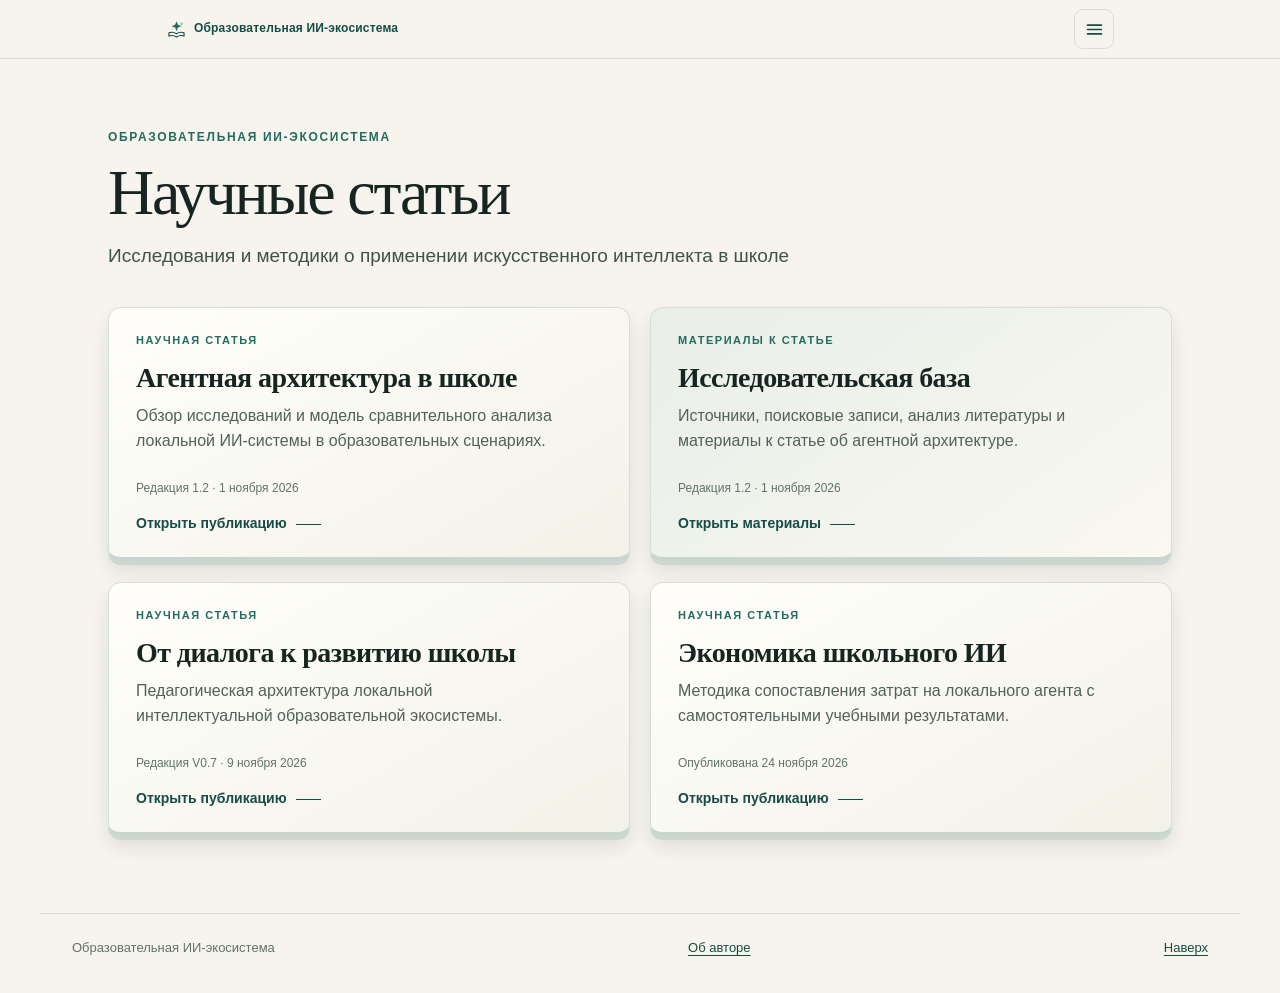
<file: index.html>
<!doctype html>
<html lang="ru"><head><meta charset="utf-8"><meta name="viewport" content="width=device-width, initial-scale=1"><meta name="theme-color" content="#f6f4ed"><meta name="description" content="Научные статьи Дмитрия Дроздова и коллег об искусственном интеллекте в образовании, локальных ИИ-системах и школьных практиках."><meta property="og:type" content="website"><meta property="og:title" content="Научные статьи · Образовательная ИИ-экосистема"><meta property="og:description" content="Публикации об архитектуре, экономике и педагогическом применении ИИ в образовании."><link rel="canonical" href="https://drozdov-dmitry.github.io/school-ai-ecosystem/"><link rel="icon" type="image/svg+xml" href="images/favicon.svg?v=1"><link rel="stylesheet" href="css/site.css?v=5"><title>Научные статьи · Образовательная ИИ-экосистема</title></head><body id="top"><header class="site-nav"><div class="nav-inner"><a class="brand" href="./" aria-label="Образовательная ИИ-экосистема — главная"><img class="brand-mark" src="images/school-ai-mark.svg?v=2" alt="" aria-hidden="true"><span>Образовательная ИИ-экосистема</span></a><nav class="nav-links desktop-nav" aria-label="Основная навигация"></nav><details class="mobile-menu"><summary aria-label="Открыть меню"><svg viewBox="0 0 24 24" aria-hidden="true"><path d="M4 7h16M4 12h16M4 17h16"/></svg></summary><nav class="mobile-menu-panel" aria-label="Навигация по сайту"><a href="article-agent-architecture/">Агентная архитектура в школе</a><a href="research/">Исследовательская база</a><a href="https://drozdov-dmitry.github.io/">Об авторе</a><a href="article-ltg/">От диалога к развитию школы</a><a href="economic-evaluation/">Экономика школьного ИИ</a></nav></details></div></header><main class="catalog-page"><div class="catalog-intro"><p class="eyebrow">Образовательная ИИ-экосистема</p><h1>Научные статьи</h1><p>Исследования и методики о применении искусственного интеллекта в школе</p></div><section class="publication-grid" aria-label="Статьи и исследовательские материалы">




<a class="publication-card" href="article-agent-architecture/"><span class="card-type">Научная статья</span><h2>Агентная архитектура в школе</h2><p>Обзор исследований и модель сравнительного анализа локальной ИИ-системы в образовательных сценариях.</p><time datetime="2026-11-01">Редакция 1.2 · 1 ноября 2026</time><span class="card-action">Открыть публикацию</span></a>
<a class="publication-card research-card" href="research/"><span class="card-type">Материалы к статье</span><h2>Исследовательская база</h2><p>Источники, поисковые записи, анализ литературы и материалы к статье об агентной архитектуре.</p><time datetime="2026-11-01">Редакция 1.2 · 1 ноября 2026</time><span class="card-action">Открыть материалы</span></a>
<a class="publication-card" href="article-ltg/"><span class="card-type">Научная статья</span><h2>От диалога к развитию школы</h2><p>Педагогическая архитектура локальной интеллектуальной образовательной экосистемы.</p><time datetime="2026-11-09">Редакция V0.7 · 9 ноября 2026</time><span class="card-action">Открыть публикацию</span></a>
<a class="publication-card" href="economic-evaluation/"><span class="card-type">Научная статья</span><h2>Экономика школьного ИИ</h2><p>Методика сопоставления затрат на локального агента с самостоятельными учебными результатами.</p><time datetime="2026-11-24">Опубликована 24 ноября 2026</time><span class="card-action">Открыть публикацию</span></a></section></main><footer class="site-footer"><span>Образовательная ИИ-экосистема</span><a href="https://drozdov-dmitry.github.io/">Об авторе</a><a class="top-link" href="#top">Наверх</a></footer></body></html>
</file>
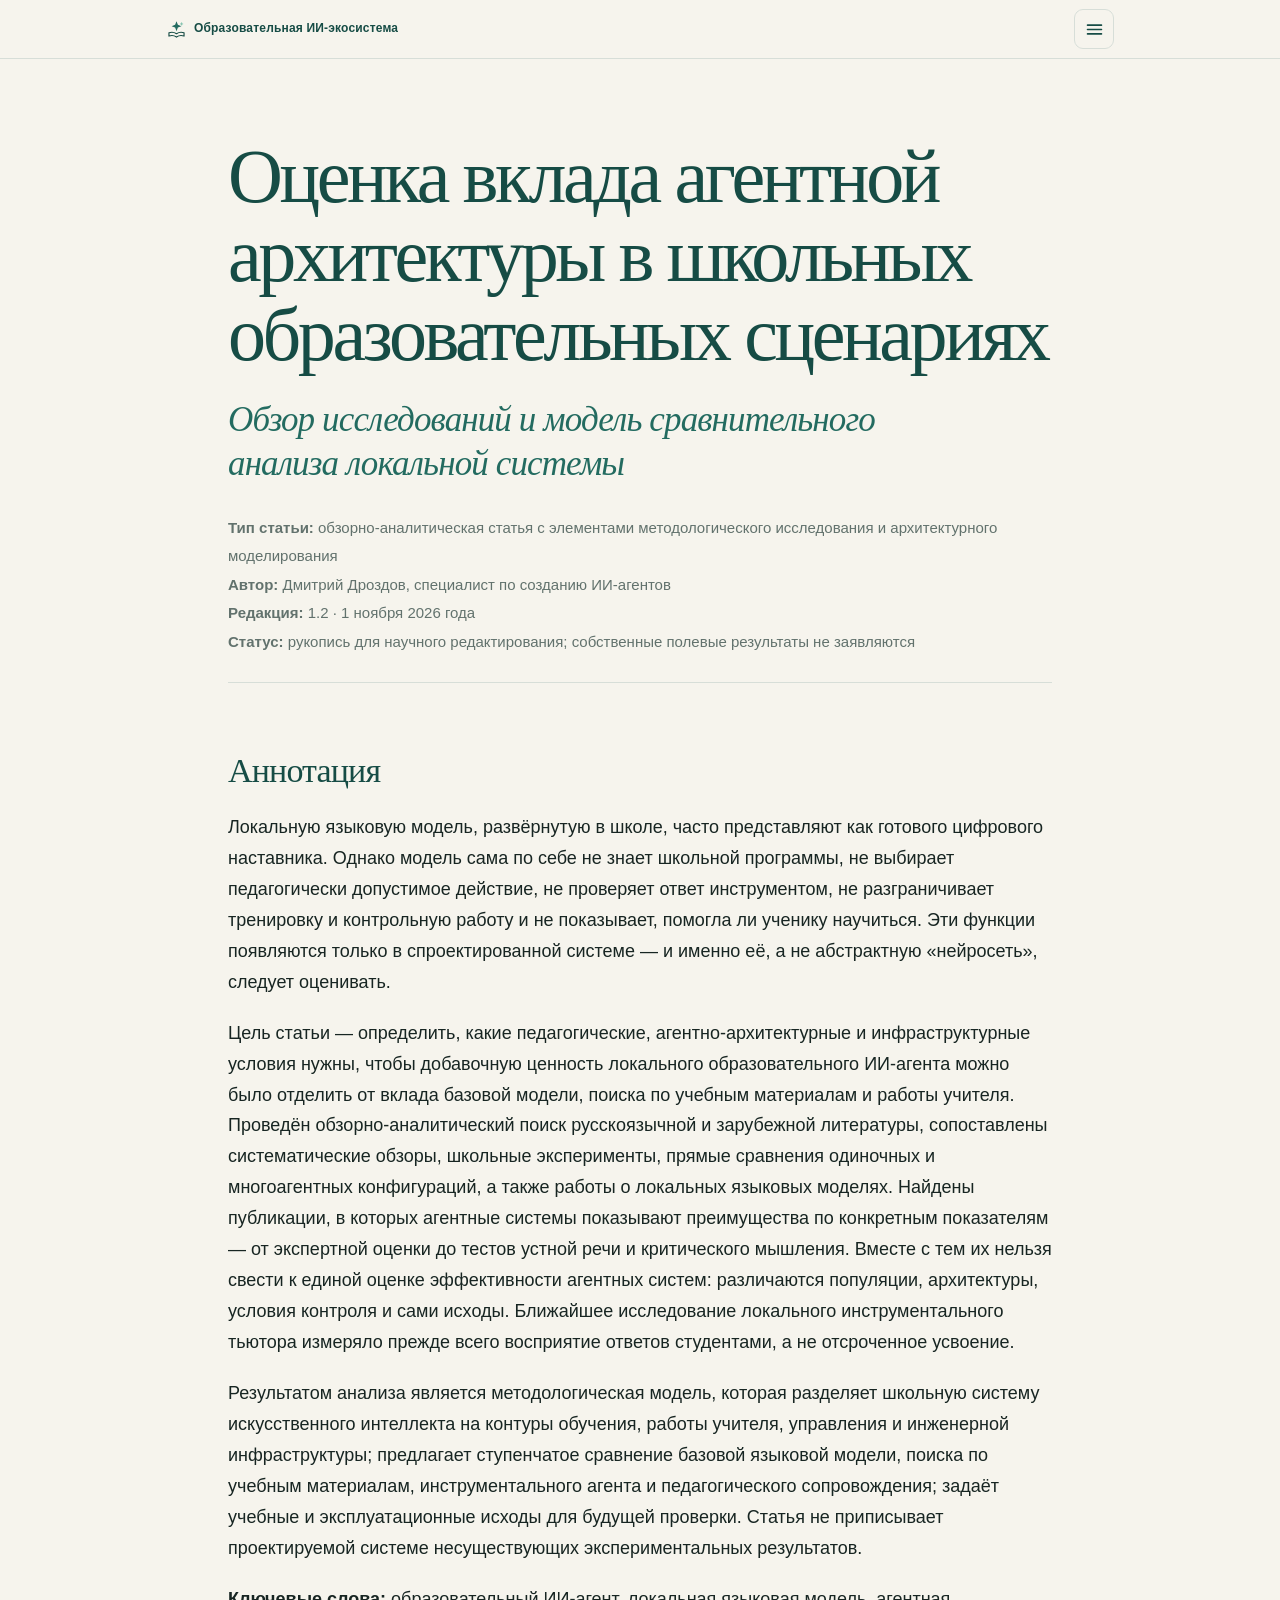
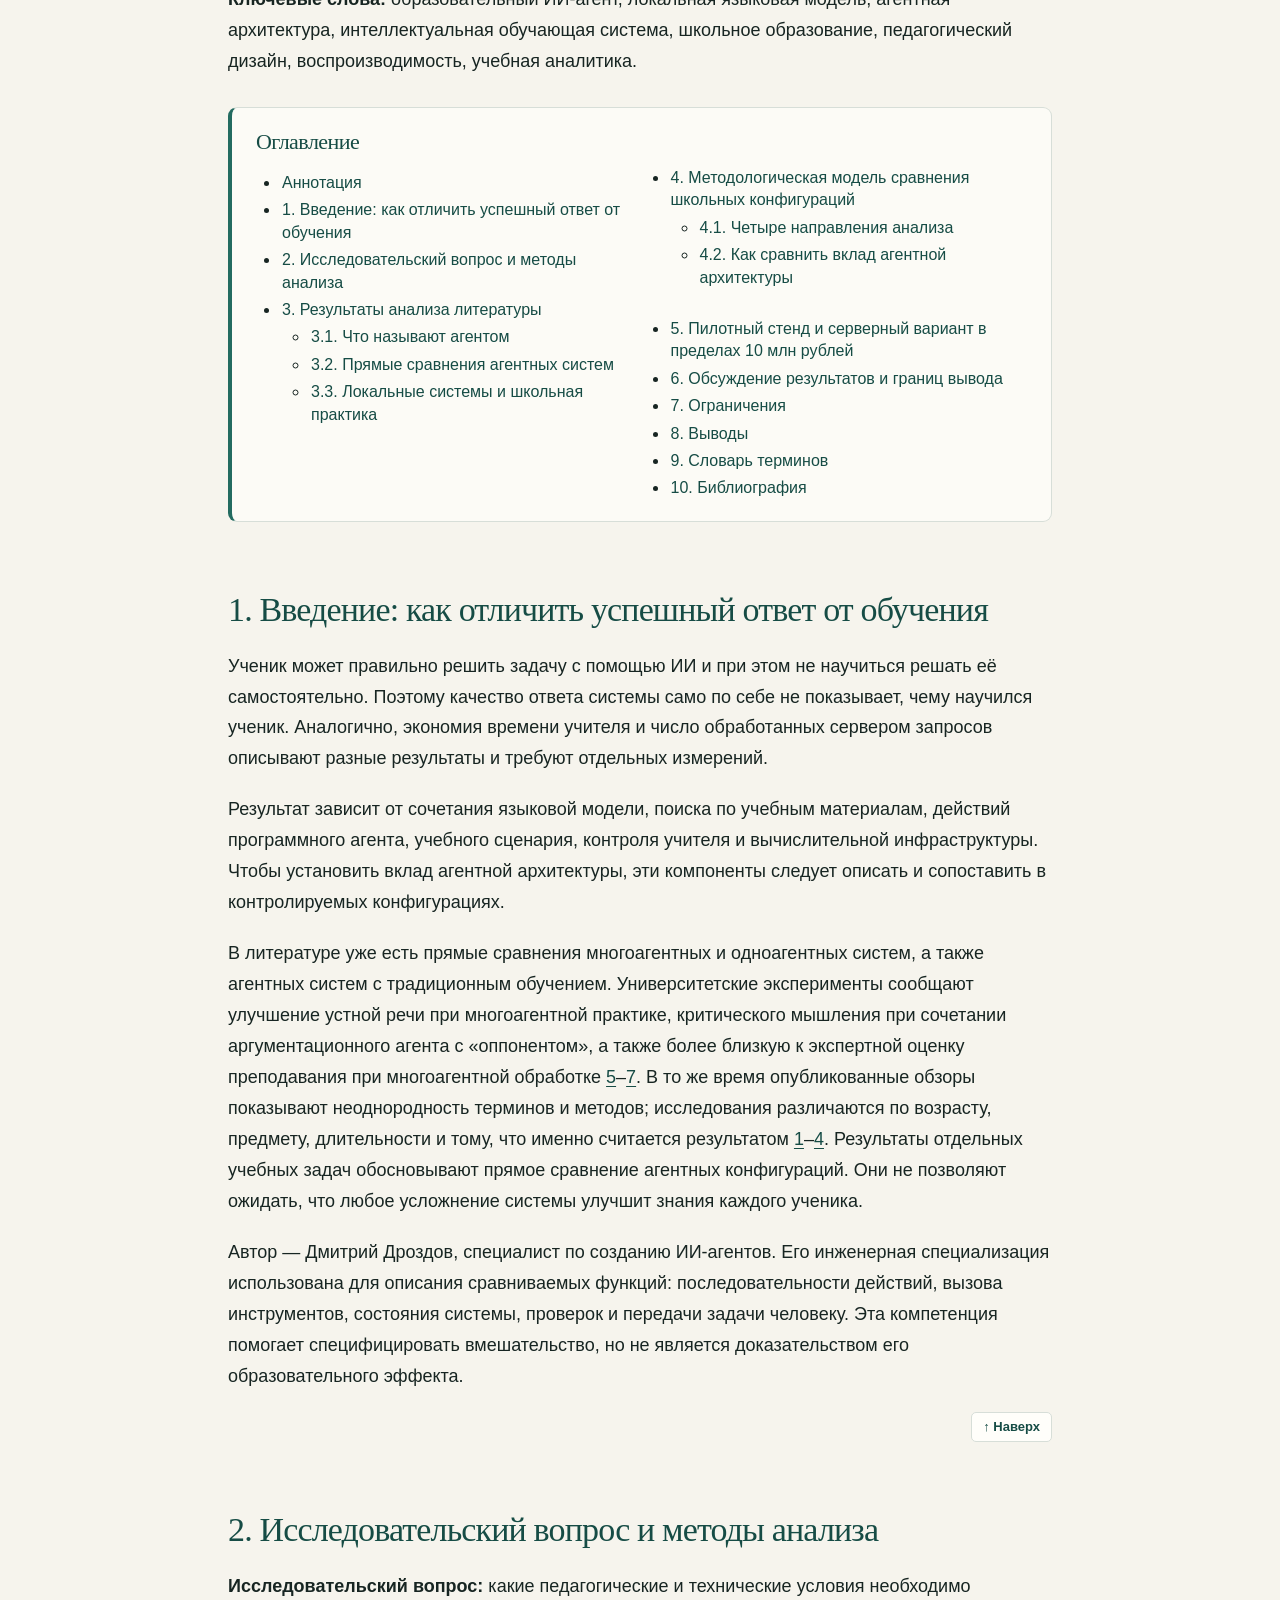
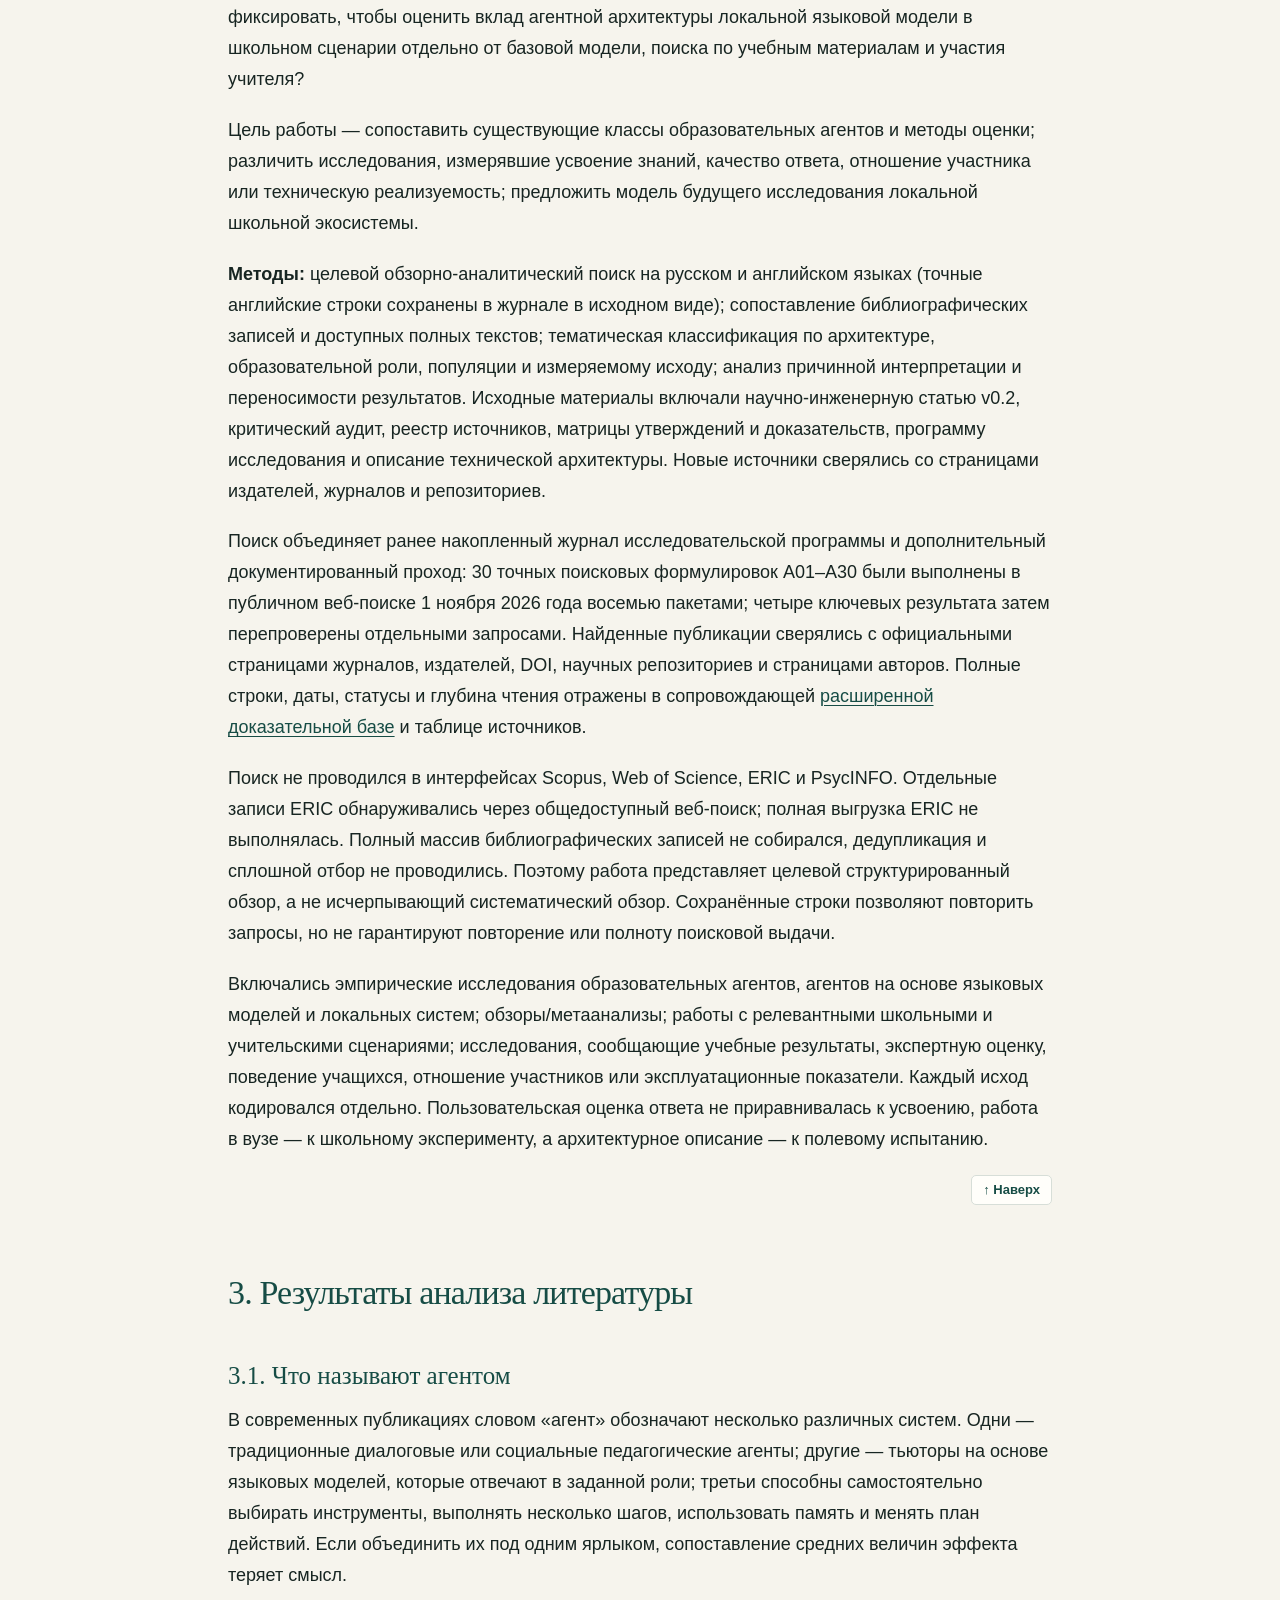
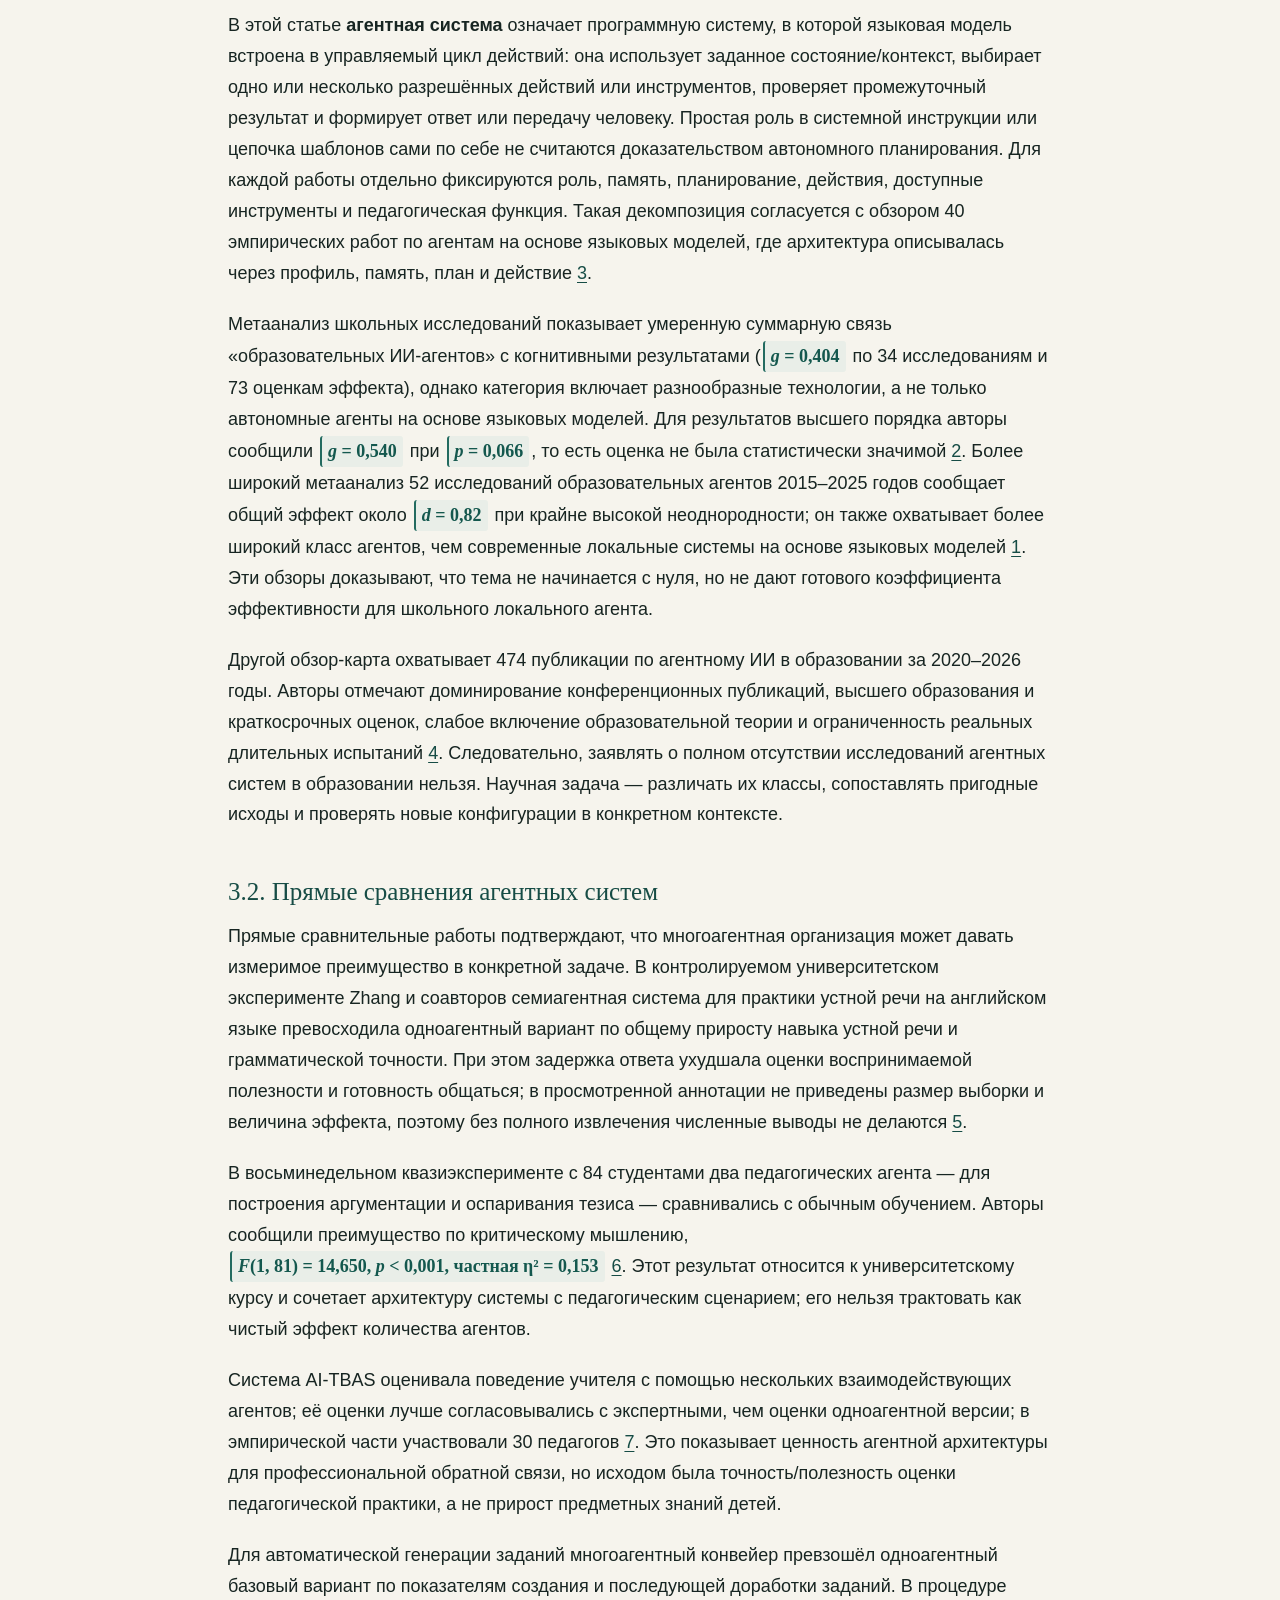
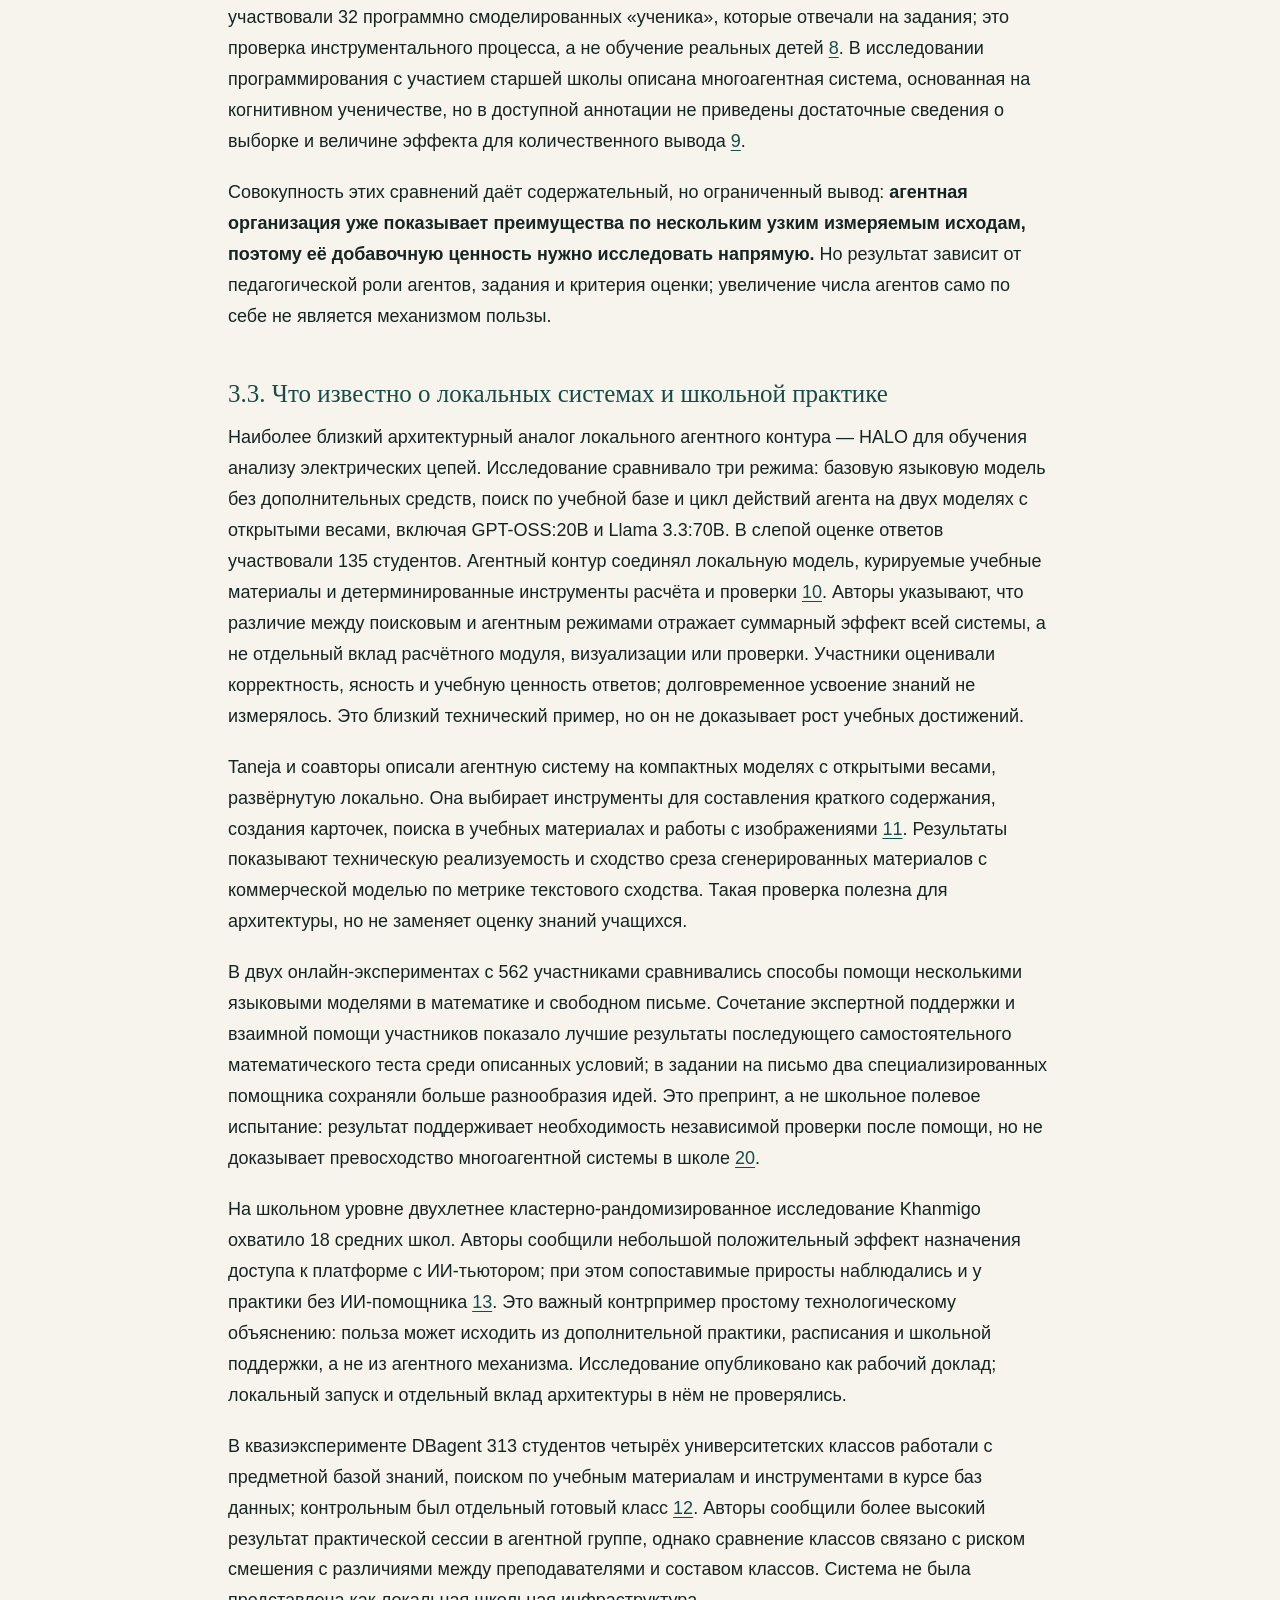
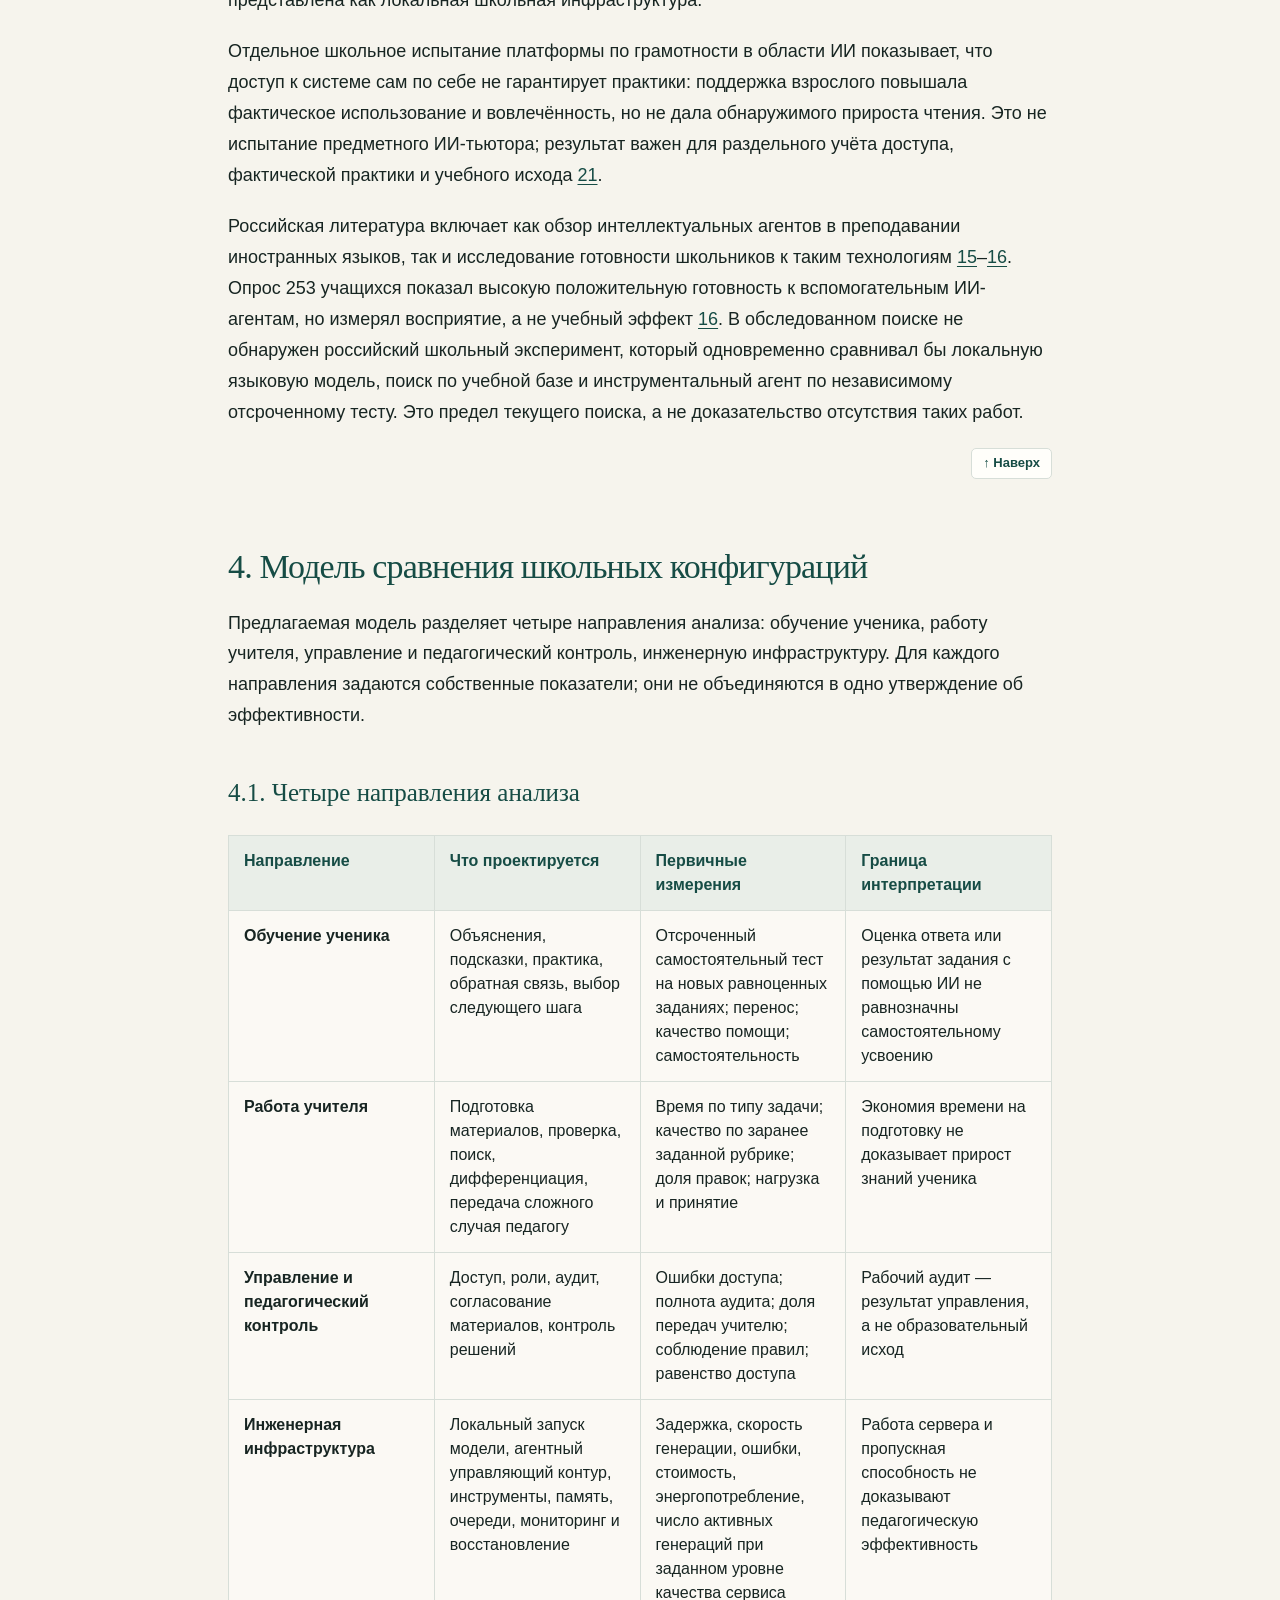
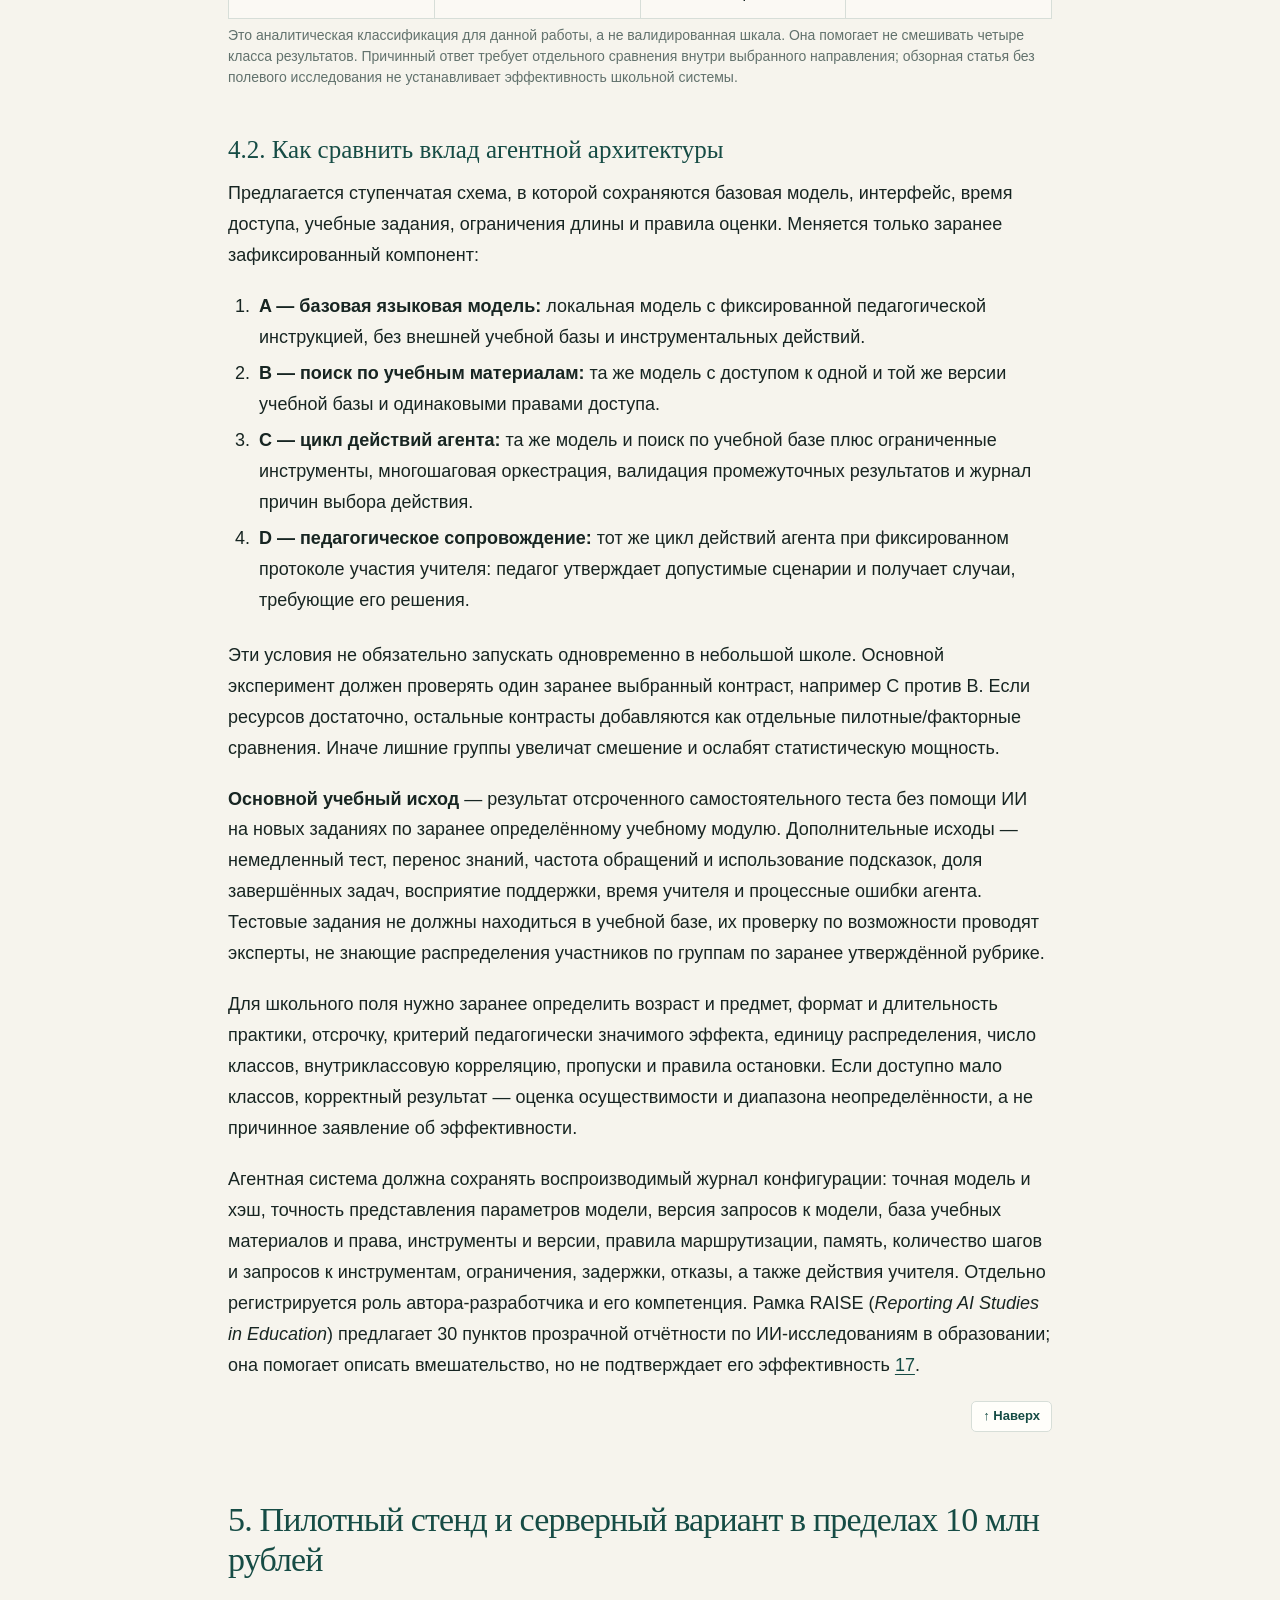
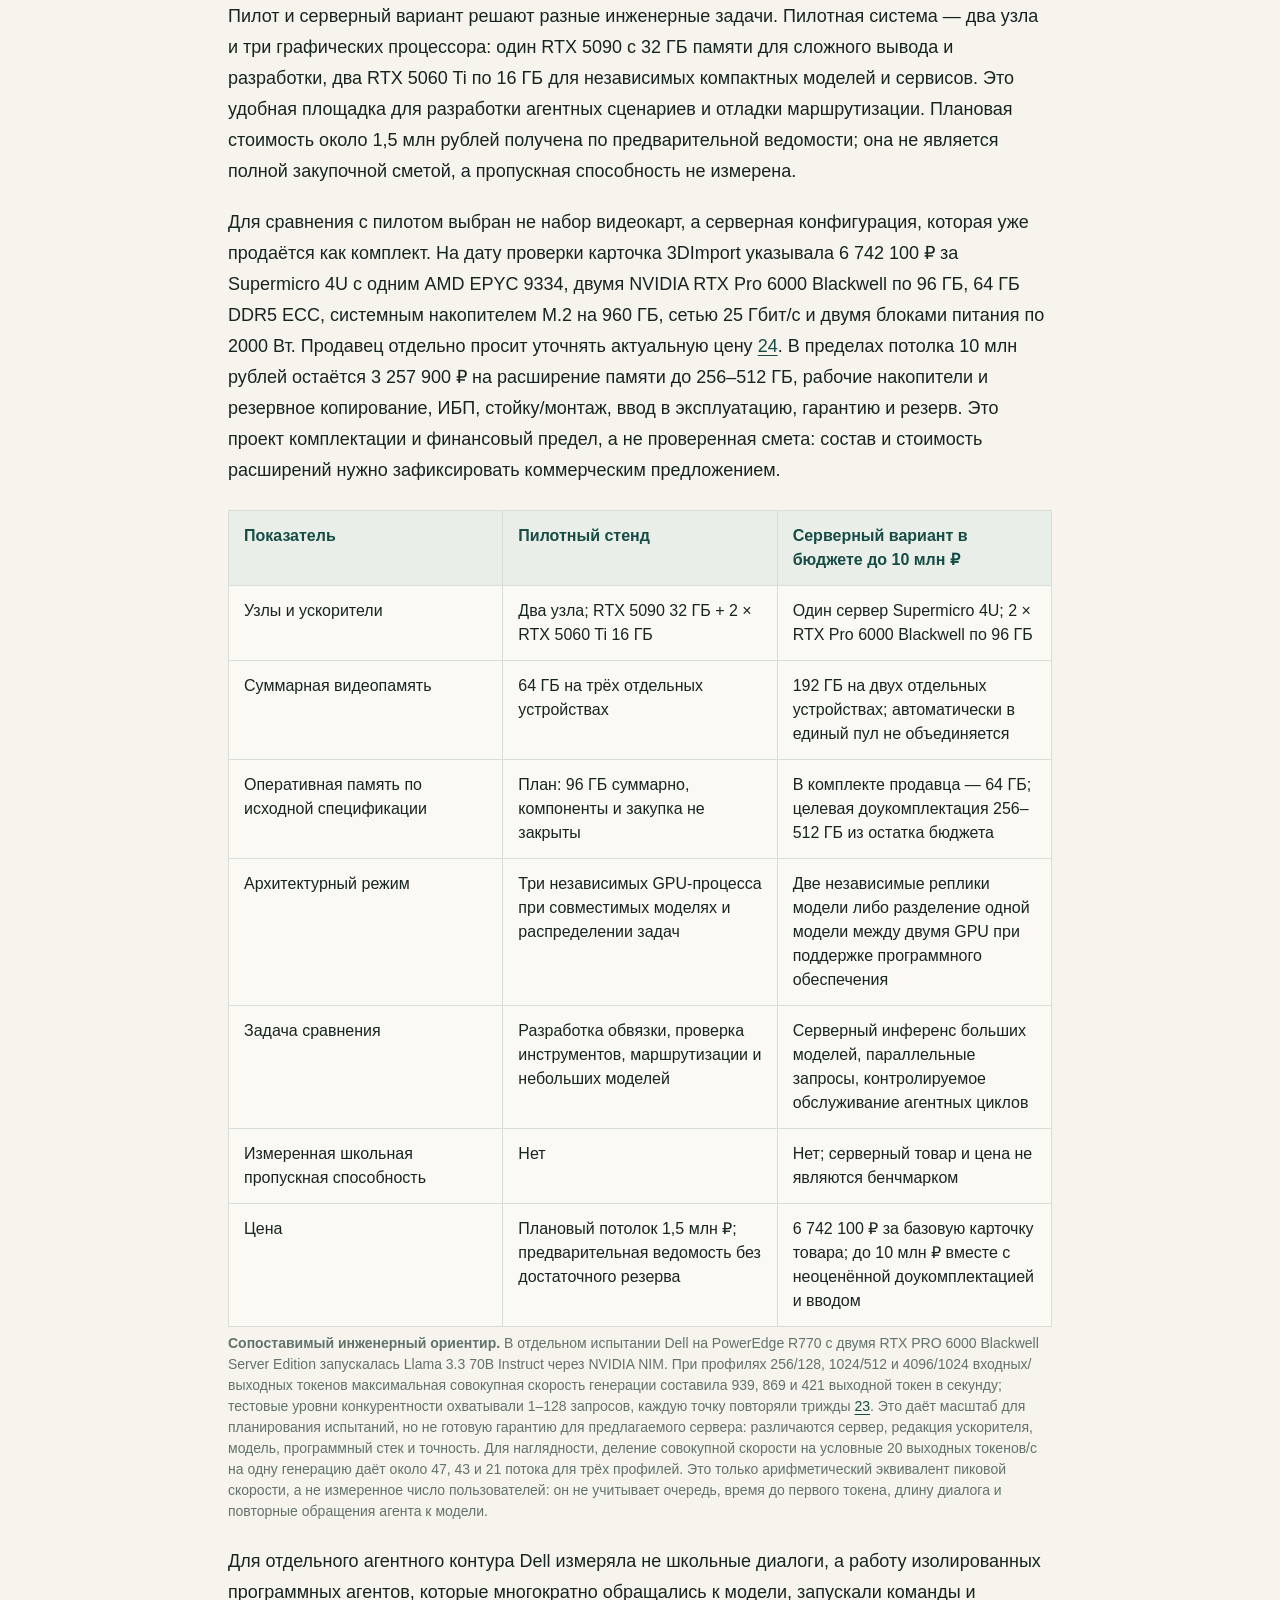
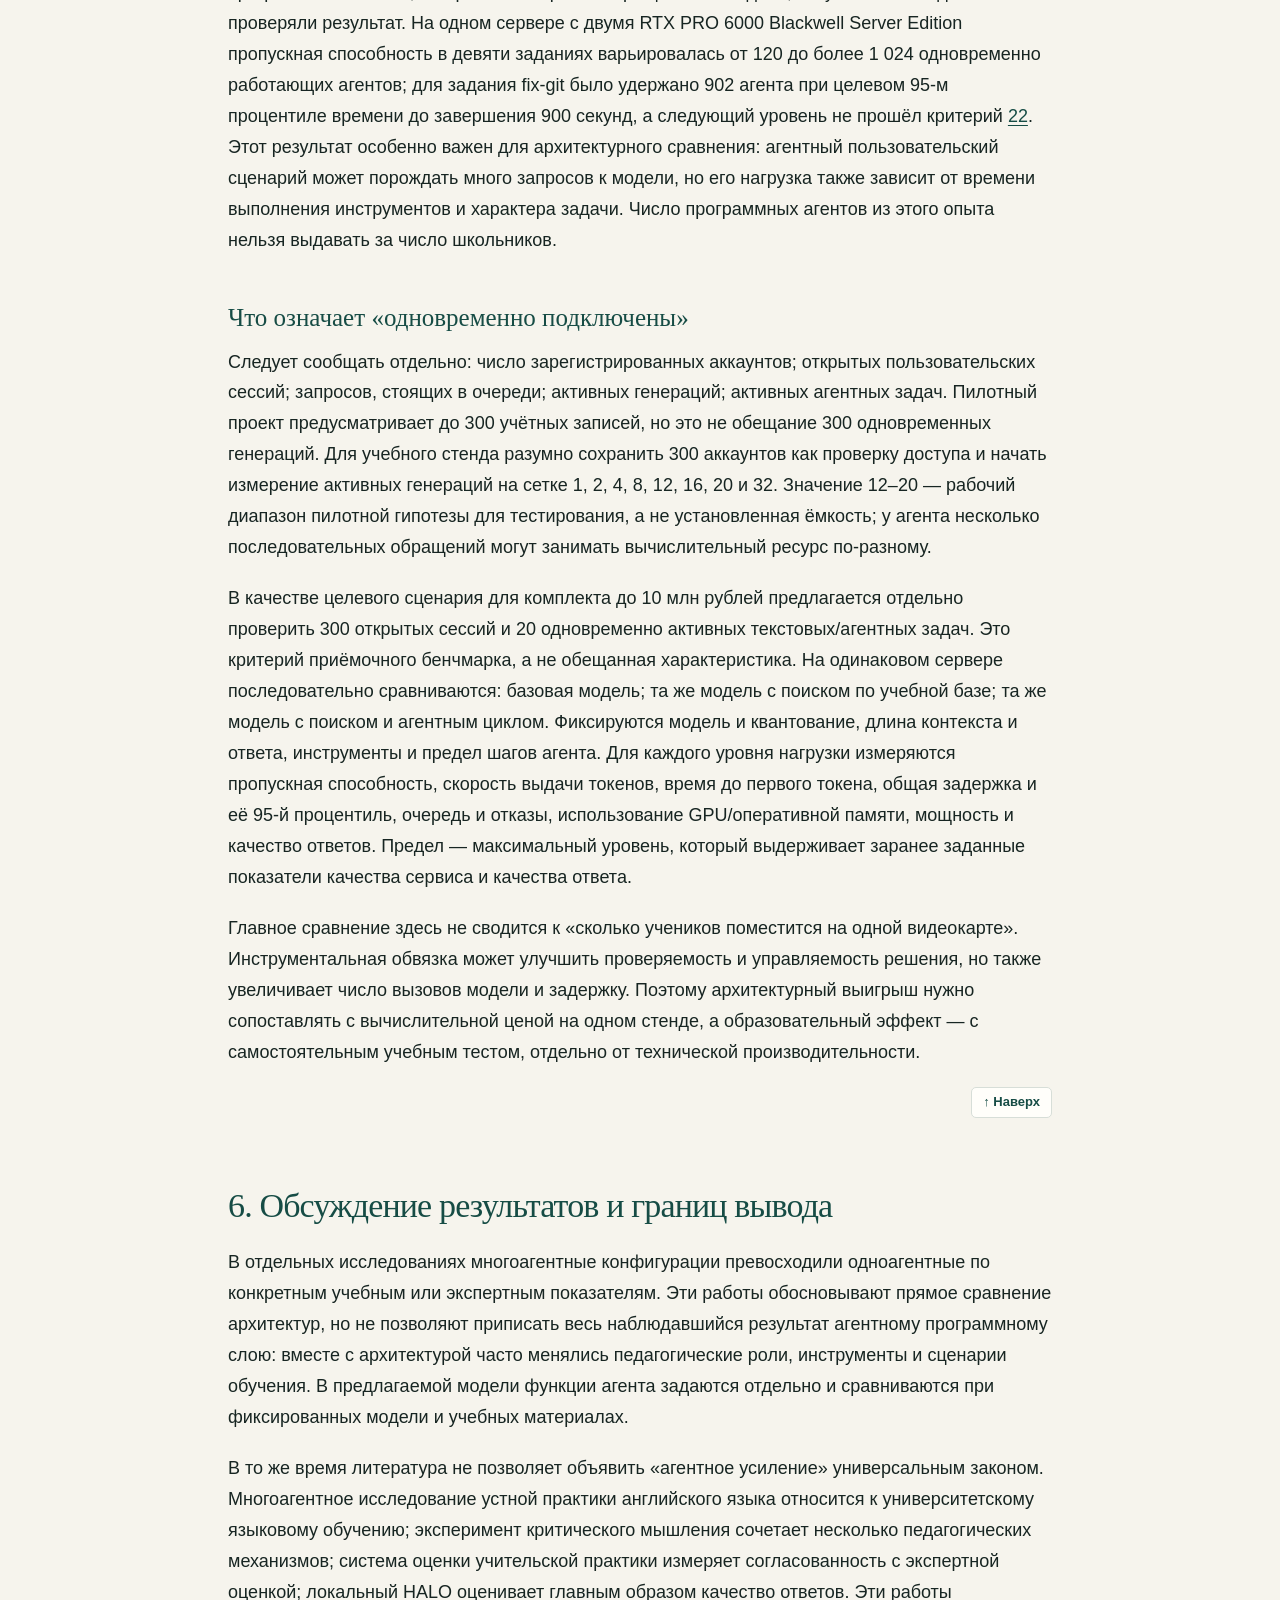
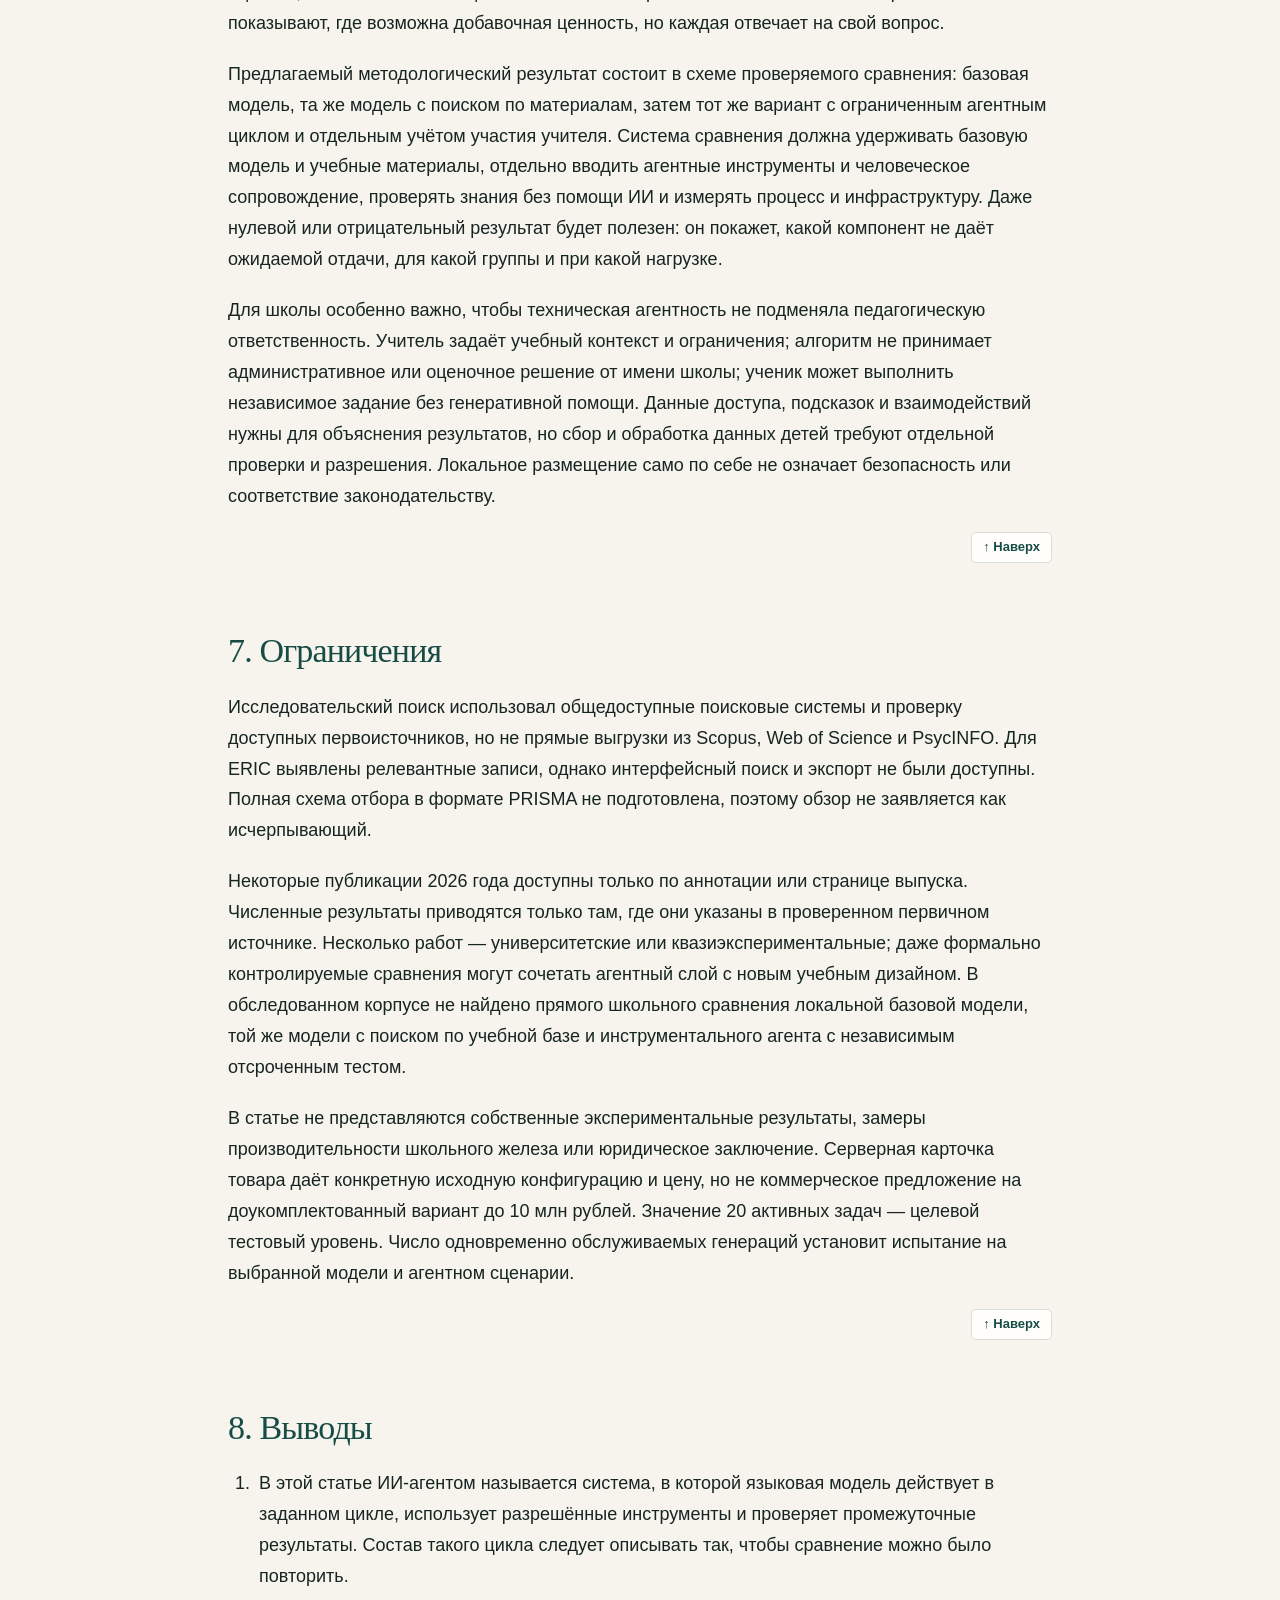
<file: article-agent-architecture/index.html>
<!doctype html><html lang="ru"><head><meta charset="utf-8"><meta name="viewport" content="width=device-width, initial-scale=1"><meta name="theme-color" content="#f6f4ed"><meta name="description" content="Статья Дмитрия Дроздова о сравнительном анализе агентной архитектуры в школьных образовательных сценариях."><title>Оценка вклада агентной архитектуры в школьных образовательных сценариях · Образовательная ИИ-экосистема</title><link rel="canonical" href="https://drozdov-dmitry.github.io/school-ai-ecosystem/article-agent-architecture/"><link rel="icon" type="image/svg+xml" href="../images/favicon.svg?v=1"><link rel="stylesheet" href="../css/site.css?v=8"></head><body id="top"><header class="site-nav"><div class="nav-inner"><a class="brand" href="../index.html" aria-label="Образовательная ИИ-экосистема — главная"><img class="brand-mark" src="../images/school-ai-mark.svg?v=2" alt="" aria-hidden="true"><span>Образовательная ИИ-экосистема</span></a><nav class="nav-links desktop-nav" aria-label="Основная навигация"></nav><details class="mobile-menu"><summary aria-label="Открыть меню"><svg viewBox="0 0 24 24" aria-hidden="true"><path d="M4 7h16M4 12h16M4 17h16"/></svg></summary><nav class="mobile-menu-panel" aria-label="Навигация по сайту"><a href="../article-agent-architecture/" aria-current="page">Агентная архитектура в школе</a><a href="../research/">Исследовательская база</a><a href="https://drozdov-dmitry.github.io/">Об авторе</a><a href="../article-ltg/">От диалога к развитию школы</a><a href="../economic-evaluation/">Экономика школьного ИИ</a></nav></details></div></header><main class="page"><article><h1 id="оценка-вклада-агентной-архитектуры-в-школьных-образовательных-сценариях">Оценка вклада агентной архитектуры в школьных образовательных сценариях</h1>
<h2 id="обзор-исследований-и-модель-сравнительного-анализа-локальной-системы">Обзор исследований и модель сравнительного анализа локальной системы</h2>
<p><strong>Тип статьи:</strong> обзорно-аналитическая статья с элементами методологического исследования и архитектурного моделирования<br />
<strong>Автор:</strong> Дмитрий Дроздов, специалист по созданию ИИ-агентов<br />
<strong>Редакция:</strong> 1.2 · 1 ноября 2026 года<br />
<strong>Статус:</strong> рукопись для научного редактирования; собственные полевые результаты не заявляются</p>
<h2 id="sec-abstract">Аннотация</h2>
<p>Локальную языковую модель, развёрнутую в школе, часто представляют как готового цифрового наставника. Однако модель сама по себе не знает школьной программы, не выбирает педагогически допустимое действие, не проверяет ответ инструментом, не разграничивает тренировку и контрольную работу и не показывает, помогла ли ученику научиться. Эти функции появляются только в спроектированной системе — и именно её, а не абстрактную «нейросеть», следует оценивать.</p>
<p>Цель статьи — определить, какие педагогические, агентно-архитектурные и инфраструктурные условия нужны, чтобы добавочную ценность локального образовательного ИИ-агента можно было отделить от вклада базовой модели, поиска по учебным материалам и работы учителя. Проведён обзорно-аналитический поиск русскоязычной и зарубежной литературы, сопоставлены систематические обзоры, школьные эксперименты, прямые сравнения одиночных и многоагентных конфигураций, а также работы о локальных языковых моделях. Найдены публикации, в которых агентные системы показывают преимущества по конкретным показателям — от экспертной оценки до тестов устной речи и критического мышления. Вместе с тем их нельзя свести к единой оценке эффективности агентных систем: различаются популяции, архитектуры, условия контроля и сами исходы. Ближайшее исследование локального инструментального тьютора измеряло прежде всего восприятие ответов студентами, а не отсроченное усвоение.</p>
<p>Результатом анализа является методологическая модель, которая разделяет школьную систему искусственного интеллекта на контуры обучения, работы учителя, управления и инженерной инфраструктуры; предлагает ступенчатое сравнение базовой языковой модели, поиска по учебным материалам, инструментального агента и педагогического сопровождения; задаёт учебные и эксплуатационные исходы для будущей проверки. Статья не приписывает проектируемой системе несуществующих экспериментальных результатов.</p>
<p><strong>Ключевые слова:</strong> образовательный ИИ-агент, локальная языковая модель, агентная архитектура, интеллектуальная обучающая система, школьное образование, педагогический дизайн, воспроизводимость, учебная аналитика.</p>
<nav class="article-toc" aria-label="Оглавление статьи"><h2 id="toc">Оглавление</h2>
<ul>
<li><a href="#sec-abstract">Аннотация</a></li>
<li><a href="#sec-intro">1. Введение: как отличить успешный ответ от обучения</a></li>
<li><a href="#sec-method">2. Исследовательский вопрос и методы анализа</a></li>
<li><a href="#sec-results">3. Результаты анализа литературы</a>
<ul>
<li><a href="#sec-terms">3.1. Что называют агентом</a></li>
<li><a href="#sec-wrapper">3.2. Прямые сравнения агентных систем</a></li>
<li><a href="#sec-local-school">3.3. Локальные системы и школьная практика</a></li>
</ul></li>
<li><a href="#sec-model">4. Методологическая модель сравнения школьных конфигураций</a>
<ul>
<li><a href="#sec-ltge">4.1. Четыре направления анализа</a></li>
<li><a href="#sec-ablation">4.2. Как сравнить вклад агентной архитектуры</a></li>
</ul></li>
<li><a href="#sec-hardware">5. Пилотный стенд и серверный вариант в пределах 10 млн рублей</a></li>
<li><a href="#sec-discussion">6. Обсуждение результатов и границ вывода</a></li>
<li><a href="#sec-limits">7. Ограничения</a></li>
<li><a href="#sec-conclusion">8. Выводы</a></li>
<li><a href="#sec-glossary">9. Словарь терминов</a></li>
<li><a href="#sec-references">10. Библиография</a></li>
</ul></nav>
<h2 id="sec-intro">1. Введение: как отличить успешный ответ от обучения</h2>
<p>Ученик может правильно решить задачу с помощью ИИ и при этом не научиться решать её самостоятельно. Поэтому качество ответа системы само по себе не показывает, чему научился ученик. Аналогично, экономия времени учителя и число обработанных сервером запросов описывают разные результаты и требуют отдельных измерений.</p>
<p>Результат зависит от сочетания языковой модели, поиска по учебным материалам, действий программного агента, учебного сценария, контроля учителя и вычислительной инфраструктуры. Чтобы установить вклад агентной архитектуры, эти компоненты следует описать и сопоставить в контролируемых конфигурациях.</p>
<p>В литературе уже есть прямые сравнения многоагентных и одноагентных систем, а также агентных систем с традиционным обучением. Университетские эксперименты сообщают улучшение устной речи при многоагентной практике, критического мышления при сочетании аргументационного агента с «оппонентом», а также более близкую к экспертной оценку преподавания при многоагентной обработке <a href="#ref-5">5</a>–<a href="#ref-7">7</a>. В то же время опубликованные обзоры показывают неоднородность терминов и методов; исследования различаются по возрасту, предмету, длительности и тому, что именно считается результатом <a href="#ref-1">1</a>–<a href="#ref-4">4</a>. Результаты отдельных учебных задач обосновывают прямое сравнение агентных конфигураций. Они не позволяют ожидать, что любое усложнение системы улучшит знания каждого ученика.</p>
<p>Автор — Дмитрий Дроздов, специалист по созданию ИИ-агентов. Его инженерная специализация использована для описания сравниваемых функций: последовательности действий, вызова инструментов, состояния системы, проверок и передачи задачи человеку. Эта компетенция помогает специфицировать вмешательство, но не является доказательством его образовательного эффекта.</p>
<p class="chapter-up"><a href="#top">↑ Наверх</a></p>
<h2 id="sec-method">2. Исследовательский вопрос и методы анализа</h2>
<p><strong>Исследовательский вопрос:</strong> какие педагогические и технические условия необходимо фиксировать, чтобы оценить вклад агентной архитектуры локальной языковой модели в школьном сценарии отдельно от базовой модели, поиска по учебным материалам и участия учителя?</p>
<p>Цель работы — сопоставить существующие классы образовательных агентов и методы оценки; различить исследования, измерявшие усвоение знаний, качество ответа, отношение участника или техническую реализуемость; предложить модель будущего исследования локальной школьной экосистемы.</p>
<p><strong>Методы:</strong> целевой обзорно-аналитический поиск на русском и английском языках (точные английские строки сохранены в журнале в исходном виде); сопоставление библиографических записей и доступных полных текстов; тематическая классификация по архитектуре, образовательной роли, популяции и измеряемому исходу; анализ причинной интерпретации и переносимости результатов. Исходные материалы включали научно-инженерную статью v0.2, критический аудит, реестр источников, матрицы утверждений и доказательств, программу исследования и описание технической архитектуры. Новые источники сверялись со страницами издателей, журналов и репозиториев.</p>
<p>Поиск объединяет ранее накопленный журнал исследовательской программы и дополнительный документированный проход: 30 точных поисковых формулировок A01–A30 были выполнены в публичном веб-поиске 1 ноября 2026 года восемью пакетами; четыре ключевых результата затем перепроверены отдельными запросами. Найденные публикации сверялись с официальными страницами журналов, издателей, DOI, научных репозиториев и страницами авторов. Полные строки, даты, статусы и глубина чтения отражены в сопровождающей <a href="../research/">расширенной доказательной базе</a> и таблице источников.</p>
<p>Поиск не проводился в интерфейсах Scopus, Web of Science, ERIC и PsycINFO. Отдельные записи ERIC обнаруживались через общедоступный веб-поиск; полная выгрузка ERIC не выполнялась. Полный массив библиографических записей не собирался, дедупликация и сплошной отбор не проводились. Поэтому работа представляет целевой структурированный обзор, а не исчерпывающий систематический обзор. Сохранённые строки позволяют повторить запросы, но не гарантируют повторение или полноту поисковой выдачи.</p>
<p>Включались эмпирические исследования образовательных агентов, агентов на основе языковых моделей и локальных систем; обзоры/метаанализы; работы с релевантными школьными и учительскими сценариями; исследования, сообщающие учебные результаты, экспертную оценку, поведение учащихся, отношение участников или эксплуатационные показатели. Каждый исход кодировался отдельно. Пользовательская оценка ответа не приравнивалась к усвоению, работа в вузе — к школьному эксперименту, а архитектурное описание — к полевому испытанию.</p>
<p class="chapter-up"><a href="#top">↑ Наверх</a></p>
<h2 id="sec-results">3. Результаты анализа литературы</h2>
<h3 id="sec-terms">3.1. Что называют агентом</h3>
<p>В современных публикациях словом «агент» обозначают несколько различных систем. Одни — традиционные диалоговые или социальные педагогические агенты; другие — тьюторы на основе языковых моделей, которые отвечают в заданной роли; третьи способны самостоятельно выбирать инструменты, выполнять несколько шагов, использовать память и менять план действий. Если объединить их под одним ярлыком, сопоставление средних величин эффекта теряет смысл.</p>
<p>В этой статье <strong>агентная система</strong> означает программную систему, в которой языковая модель встроена в управляемый цикл действий: она использует заданное состояние/контекст, выбирает одно или несколько разрешённых действий или инструментов, проверяет промежуточный результат и формирует ответ или передачу человеку. Простая роль в системной инструкции или цепочка шаблонов сами по себе не считаются доказательством автономного планирования. Для каждой работы отдельно фиксируются роль, память, планирование, действия, доступные инструменты и педагогическая функция. Такая декомпозиция согласуется с обзором 40 эмпирических работ по агентам на основе языковых моделей, где архитектура описывалась через профиль, память, план и действие <a href="#ref-3">3</a>.</p>
<p>Метаанализ школьных исследований показывает умеренную суммарную связь «образовательных ИИ-агентов» с когнитивными результатами (<span class="math-expression"><em>g</em> = 0,404</span> по 34 исследованиям и 73 оценкам эффекта), однако категория включает разнообразные технологии, а не только автономные агенты на основе языковых моделей. Для результатов высшего порядка авторы сообщили <span class="math-expression"><em>g</em> = 0,540</span> при <span class="math-expression"><em>p</em> = 0,066</span>, то есть оценка не была статистически значимой <a href="#ref-2">2</a>. Более широкий метаанализ 52 исследований образовательных агентов 2015–2025 годов сообщает общий эффект около <span class="math-expression"><em>d</em> = 0,82</span> при крайне высокой неоднородности; он также охватывает более широкий класс агентов, чем современные локальные системы на основе языковых моделей <a href="#ref-1">1</a>. Эти обзоры доказывают, что тема не начинается с нуля, но не дают готового коэффициента эффективности для школьного локального агента.</p>
<p>Другой обзор-карта охватывает 474 публикации по агентному ИИ в образовании за 2020–2026 годы. Авторы отмечают доминирование конференционных публикаций, высшего образования и краткосрочных оценок, слабое включение образовательной теории и ограниченность реальных длительных испытаний <a href="#ref-4">4</a>. Следовательно, заявлять о полном отсутствии исследований агентных систем в образовании нельзя. Научная задача — различать их классы, сопоставлять пригодные исходы и проверять новые конфигурации в конкретном контексте.</p>
<h3 id="sec-wrapper">3.2. Прямые сравнения агентных систем</h3>
<p>Прямые сравнительные работы подтверждают, что многоагентная организация может давать измеримое преимущество в конкретной задаче. В контролируемом университетском эксперименте Zhang и соавторов семиагентная система для практики устной речи на английском языке превосходила одноагентный вариант по общему приросту навыка устной речи и грамматической точности. При этом задержка ответа ухудшала оценки воспринимаемой полезности и готовность общаться; в просмотренной аннотации не приведены размер выборки и величина эффекта, поэтому без полного извлечения численные выводы не делаются <a href="#ref-5">5</a>.</p>
<p>В восьминедельном квазиэксперименте с 84 студентами два педагогических агента — для построения аргументации и оспаривания тезиса — сравнивались с обычным обучением. Авторы сообщили преимущество по критическому мышлению, <span class="math-expression"><em>F</em>(1, 81) = 14,650, <em>p</em> &lt; 0,001, частная η² = 0,153</span> <a href="#ref-6">6</a>. Этот результат относится к университетскому курсу и сочетает архитектуру системы с педагогическим сценарием; его нельзя трактовать как чистый эффект количества агентов.</p>
<p>Система AI-TBAS оценивала поведение учителя с помощью нескольких взаимодействующих агентов; её оценки лучше согласовывались с экспертными, чем оценки одноагентной версии; в эмпирической части участвовали 30 педагогов <a href="#ref-7">7</a>. Это показывает ценность агентной архитектуры для профессиональной обратной связи, но исходом была точность/полезность оценки педагогической практики, а не прирост предметных знаний детей.</p>
<p>Для автоматической генерации заданий многоагентный конвейер превзошёл одноагентный базовый вариант по показателям создания и последующей доработки заданий. В процедуре участвовали 32 программно смоделированных «ученика», которые отвечали на задания; это проверка инструментального процесса, а не обучение реальных детей <a href="#ref-8">8</a>. В исследовании программирования с участием старшей школы описана многоагентная система, основанная на когнитивном ученичестве, но в доступной аннотации не приведены достаточные сведения о выборке и величине эффекта для количественного вывода <a href="#ref-9">9</a>.</p>
<p>Совокупность этих сравнений даёт содержательный, но ограниченный вывод: <strong>агентная организация уже показывает преимущества по нескольким узким измеряемым исходам, поэтому её добавочную ценность нужно исследовать напрямую.</strong> Но результат зависит от педагогической роли агентов, задания и критерия оценки; увеличение числа агентов само по себе не является механизмом пользы.</p>
<h3 id="sec-local-school">3.3. Что известно о локальных системах и школьной практике</h3>
<p>Наиболее близкий архитектурный аналог локального агентного контура — HALO для обучения анализу электрических цепей. Исследование сравнивало три режима: базовую языковую модель без дополнительных средств, поиск по учебной базе и цикл действий агента на двух моделях с открытыми весами, включая GPT-OSS:20B и Llama 3.3:70B. В слепой оценке ответов участвовали 135 студентов. Агентный контур соединял локальную модель, курируемые учебные материалы и детерминированные инструменты расчёта и проверки <a href="#ref-10">10</a>. Авторы указывают, что различие между поисковым и агентным режимами отражает суммарный эффект всей системы, а не отдельный вклад расчётного модуля, визуализации или проверки. Участники оценивали корректность, ясность и учебную ценность ответов; долговременное усвоение знаний не измерялось. Это близкий технический пример, но он не доказывает рост учебных достижений.</p>
<p>Taneja и соавторы описали агентную систему на компактных моделях с открытыми весами, развёрнутую локально. Она выбирает инструменты для составления краткого содержания, создания карточек, поиска в учебных материалах и работы с изображениями <a href="#ref-11">11</a>. Результаты показывают техническую реализуемость и сходство среза сгенерированных материалов с коммерческой моделью по метрике текстового сходства. Такая проверка полезна для архитектуры, но не заменяет оценку знаний учащихся.</p>
<p>В двух онлайн-экспериментах с 562 участниками сравнивались способы помощи несколькими языковыми моделями в математике и свободном письме. Сочетание экспертной поддержки и взаимной помощи участников показало лучшие результаты последующего самостоятельного математического теста среди описанных условий; в задании на письмо два специализированных помощника сохраняли больше разнообразия идей. Это препринт, а не школьное полевое испытание: результат поддерживает необходимость независимой проверки после помощи, но не доказывает превосходство многоагентной системы в школе <a href="#ref-20">20</a>.</p>
<p>На школьном уровне двухлетнее кластерно-рандомизированное исследование Khanmigo охватило 18 средних школ. Авторы сообщили небольшой положительный эффект назначения доступа к платформе с ИИ-тьютором; при этом сопоставимые приросты наблюдались и у практики без ИИ-помощника <a href="#ref-13">13</a>. Это важный контрпример простому технологическому объяснению: польза может исходить из дополнительной практики, расписания и школьной поддержки, а не из агентного механизма. Исследование опубликовано как рабочий доклад; локальный запуск и отдельный вклад архитектуры в нём не проверялись.</p>
<p>В квазиэксперименте DBagent 313 студентов четырёх университетских классов работали с предметной базой знаний, поиском по учебным материалам и инструментами в курсе баз данных; контрольным был отдельный готовый класс <a href="#ref-12">12</a>. Авторы сообщили более высокий результат практической сессии в агентной группе, однако сравнение классов связано с риском смешения с различиями между преподавателями и составом классов. Система не была представлена как локальная школьная инфраструктура.</p>
<p>Отдельное школьное испытание платформы по грамотности в области ИИ показывает, что доступ к системе сам по себе не гарантирует практики: поддержка взрослого повышала фактическое использование и вовлечённость, но не дала обнаружимого прироста чтения. Это не испытание предметного ИИ-тьютора; результат важен для раздельного учёта доступа, фактической практики и учебного исхода <a href="#ref-21">21</a>.</p>
<p>Российская литература включает как обзор интеллектуальных агентов в преподавании иностранных языков, так и исследование готовности школьников к таким технологиям <a href="#ref-15">15</a>–<a href="#ref-16">16</a>. Опрос 253 учащихся показал высокую положительную готовность к вспомогательным ИИ-агентам, но измерял восприятие, а не учебный эффект <a href="#ref-16">16</a>. В обследованном поиске не обнаружен российский школьный эксперимент, который одновременно сравнивал бы локальную языковую модель, поиск по учебной базе и инструментальный агент по независимому отсроченному тесту. Это предел текущего поиска, а не доказательство отсутствия таких работ.</p>
<p class="chapter-up"><a href="#top">↑ Наверх</a></p>
<h2 id="sec-model">4. Модель сравнения школьных конфигураций</h2>
<p>Предлагаемая модель разделяет четыре направления анализа: обучение ученика, работу учителя, управление и педагогический контроль, инженерную инфраструктуру. Для каждого направления задаются собственные показатели; они не объединяются в одно утверждение об эффективности.</p>
<h3 id="sec-ltge">4.1. Четыре направления анализа</h3>
<table>
<colgroup>
<col style="width: 25%" />
<col style="width: 25%" />
<col style="width: 25%" />
<col style="width: 25%" />
</colgroup>
<thead>
<tr class="header">
<th>Направление</th>
<th>Что проектируется</th>
<th>Первичные измерения</th>
<th>Граница интерпретации</th>
</tr>
</thead>
<tbody>
<tr class="odd">
<td><strong>Обучение ученика</strong></td>
<td>Объяснения, подсказки, практика, обратная связь, выбор следующего шага</td>
<td>Отсроченный самостоятельный тест на новых равноценных заданиях; перенос; качество помощи; самостоятельность</td>
<td>Оценка ответа или результат задания с помощью ИИ не равнозначны самостоятельному усвоению</td>
</tr>
<tr class="even">
<td><strong>Работа учителя</strong></td>
<td>Подготовка материалов, проверка, поиск, дифференциация, передача сложного случая педагогу</td>
<td>Время по типу задачи; качество по заранее заданной рубрике; доля правок; нагрузка и принятие</td>
<td>Экономия времени на подготовку не доказывает прирост знаний ученика</td>
</tr>
<tr class="odd">
<td><strong>Управление и педагогический контроль</strong></td>
<td>Доступ, роли, аудит, согласование материалов, контроль решений</td>
<td>Ошибки доступа; полнота аудита; доля передач учителю; соблюдение правил; равенство доступа</td>
<td>Рабочий аудит — результат управления, а не образовательный исход</td>
</tr>
<tr class="even">
<td><strong>Инженерная инфраструктура</strong></td>
<td>Локальный запуск модели, агентный управляющий контур, инструменты, память, очереди, мониторинг и восстановление</td>
<td>Задержка, скорость генерации, ошибки, стоимость, энергопотребление, число активных генераций при заданном уровне качества сервиса</td>
<td>Работа сервера и пропускная способность не доказывают педагогическую эффективность</td>
</tr>
</tbody>
</table><p class="table-note">Это аналитическая классификация для данной работы, а не валидированная шкала. Она помогает не смешивать четыре класса результатов. Причинный ответ требует отдельного сравнения внутри выбранного направления; обзорная статья без полевого исследования не устанавливает эффективность школьной системы.</p>
<h3 id="sec-ablation">4.2. Как сравнить вклад агентной архитектуры</h3>
<p>Предлагается ступенчатая схема, в которой сохраняются базовая модель, интерфейс, время доступа, учебные задания, ограничения длины и правила оценки. Меняется только заранее зафиксированный компонент:</p>
<ol type="1">
<li><strong>A — базовая языковая модель:</strong> локальная модель с фиксированной педагогической инструкцией, без внешней учебной базы и инструментальных действий.</li>
<li><strong>B — поиск по учебным материалам:</strong> та же модель с доступом к одной и той же версии учебной базы и одинаковыми правами доступа.</li>
<li><strong>C — цикл действий агента:</strong> та же модель и поиск по учебной базе плюс ограниченные инструменты, многошаговая оркестрация, валидация промежуточных результатов и журнал причин выбора действия.</li>
<li><strong>D — педагогическое сопровождение:</strong> тот же цикл действий агента при фиксированном протоколе участия учителя: педагог утверждает допустимые сценарии и получает случаи, требующие его решения.</li>
</ol>
<p>Эти условия не обязательно запускать одновременно в небольшой школе. Основной эксперимент должен проверять один заранее выбранный контраст, например C против B. Если ресурсов достаточно, остальные контрасты добавляются как отдельные пилотные/факторные сравнения. Иначе лишние группы увеличат смешение и ослабят статистическую мощность.</p>
<p><strong>Основной учебный исход</strong> — результат отсроченного самостоятельного теста без помощи ИИ на новых заданиях по заранее определённому учебному модулю. Дополнительные исходы — немедленный тест, перенос знаний, частота обращений и использование подсказок, доля завершённых задач, восприятие поддержки, время учителя и процессные ошибки агента. Тестовые задания не должны находиться в учебной базе, их проверку по возможности проводят эксперты, не знающие распределения участников по группам по заранее утверждённой рубрике.</p>
<p>Для школьного поля нужно заранее определить возраст и предмет, формат и длительность практики, отсрочку, критерий педагогически значимого эффекта, единицу распределения, число классов, внутриклассовую корреляцию, пропуски и правила остановки. Если доступно мало классов, корректный результат — оценка осуществимости и диапазона неопределённости, а не причинное заявление об эффективности.</p>
<p>Агентная система должна сохранять воспроизводимый журнал конфигурации: точная модель и хэш, точность представления параметров модели, версия запросов к модели, база учебных материалов и права, инструменты и версии, правила маршрутизации, память, количество шагов и запросов к инструментам, ограничения, задержки, отказы, а также действия учителя. Отдельно регистрируется роль автора-разработчика и его компетенция. Рамка RAISE (<em>Reporting AI Studies in Education</em>) предлагает 30 пунктов прозрачной отчётности по ИИ-исследованиям в образовании; она помогает описать вмешательство, но не подтверждает его эффективность <a href="#ref-17">17</a>.</p>
<p class="chapter-up"><a href="#top">↑ Наверх</a></p>
<h2 id="sec-hardware">5. Пилотный стенд и серверный вариант в пределах 10 млн рублей</h2>
<p>Пилот и серверный вариант решают разные инженерные задачи. Пилотная система — два узла и три графических процессора: один RTX 5090 с 32 ГБ памяти для сложного вывода и разработки, два RTX 5060 Ti по 16 ГБ для независимых компактных моделей и сервисов. Это удобная площадка для разработки агентных сценариев и отладки маршрутизации. Плановая стоимость около 1,5 млн рублей получена по предварительной ведомости; она не является полной закупочной сметой, а пропускная способность не измерена.</p>
<p>Для сравнения с пилотом выбран не набор видеокарт, а серверная конфигурация, которая уже продаётся как комплект. На дату проверки карточка 3DImport указывала 6 742 100 ₽ за Supermicro 4U с одним AMD EPYC 9334, двумя NVIDIA RTX Pro 6000 Blackwell по 96 ГБ, 64 ГБ DDR5 ECC, системным накопителем M.2 на 960 ГБ, сетью 25 Гбит/с и двумя блоками питания по 2000 Вт. Продавец отдельно просит уточнять актуальную цену <a href="#ref-24">24</a>. В пределах потолка 10 млн рублей остаётся 3 257 900 ₽ на расширение памяти до 256–512 ГБ, рабочие накопители и резервное копирование, ИБП, стойку/монтаж, ввод в эксплуатацию, гарантию и резерв. Это проект комплектации и финансовый предел, а не проверенная смета: состав и стоимость расширений нужно зафиксировать коммерческим предложением.</p>
<table>
<colgroup>
<col style="width: 33%" />
<col style="width: 33%" />
<col style="width: 33%" />
</colgroup>
<thead>
<tr class="header">
<th>Показатель</th>
<th>Пилотный стенд</th>
<th>Серверный вариант в бюджете до 10 млн ₽</th>
</tr>
</thead>
<tbody>
<tr class="odd">
<td>Узлы и ускорители</td>
<td>Два узла; RTX 5090 32 ГБ + 2 × RTX 5060 Ti 16 ГБ</td>
<td>Один сервер Supermicro 4U; 2 × RTX Pro 6000 Blackwell по 96 ГБ</td>
</tr>
<tr class="even">
<td>Суммарная видеопамять</td>
<td>64 ГБ на трёх отдельных устройствах</td>
<td>192 ГБ на двух отдельных устройствах; автоматически в единый пул не объединяется</td>
</tr>
<tr class="odd">
<td>Оперативная память по исходной спецификации</td>
<td>План: 96 ГБ суммарно, компоненты и закупка не закрыты</td>
<td>В комплекте продавца — 64 ГБ; целевая доукомплектация 256–512 ГБ из остатка бюджета</td>
</tr>
<tr class="even">
<td>Архитектурный режим</td>
<td>Три независимых GPU-процесса при совместимых моделях и распределении задач</td>
<td>Две независимые реплики модели либо разделение одной модели между двумя GPU при поддержке программного обеспечения</td>
</tr>
<tr class="odd">
<td>Задача сравнения</td>
<td>Разработка обвязки, проверка инструментов, маршрутизации и небольших моделей</td>
<td>Серверный инференс больших моделей, параллельные запросы, контролируемое обслуживание агентных циклов</td>
</tr>
<tr class="even">
<td>Измеренная школьная пропускная способность</td>
<td>Нет</td>
<td>Нет; серверный товар и цена не являются бенчмарком</td>
</tr>
<tr class="odd">
<td>Цена</td>
<td>Плановый потолок 1,5 млн ₽; предварительная ведомость без достаточного резерва</td>
<td>6 742 100 ₽ за базовую карточку товара; до 10 млн ₽ вместе с неоценённой доукомплектацией и вводом</td>
</tr>
</tbody>
</table><p class="table-note"><strong>Сопоставимый инженерный ориентир.</strong> В отдельном испытании Dell на PowerEdge R770 с двумя RTX PRO 6000 Blackwell Server Edition запускалась Llama 3.3 70B Instruct через NVIDIA NIM. При профилях 256/128, 1024/512 и 4096/1024 входных/выходных токенов максимальная совокупная скорость генерации составила 939, 869 и 421 выходной токен в секунду; тестовые уровни конкурентности охватывали 1–128 запросов, каждую точку повторяли трижды <a href="#ref-23">23</a>. Это даёт масштаб для планирования испытаний, но не готовую гарантию для предлагаемого сервера: различаются сервер, редакция ускорителя, модель, программный стек и точность. Для наглядности, деление совокупной скорости на условные 20 выходных токенов/с на одну генерацию даёт около 47, 43 и 21 потока для трёх профилей. Это только арифметический эквивалент пиковой скорости, а не измеренное число пользователей: он не учитывает очередь, время до первого токена, длину диалога и повторные обращения агента к модели.</p>
<p>Для отдельного агентного контура Dell измеряла не школьные диалоги, а работу изолированных программных агентов, которые многократно обращались к модели, запускали команды и проверяли результат. На одном сервере с двумя RTX PRO 6000 Blackwell Server Edition пропускная способность в девяти заданиях варьировалась от 120 до более 1 024 одновременно работающих агентов; для задания fix-git было удержано 902 агента при целевом 95-м процентиле времени до завершения 900 секунд, а следующий уровень не прошёл критерий <a href="#ref-22">22</a>. Этот результат особенно важен для архитектурного сравнения: агентный пользовательский сценарий может порождать много запросов к модели, но его нагрузка также зависит от времени выполнения инструментов и характера задачи. Число программных агентов из этого опыта нельзя выдавать за число школьников.</p>
<h3 id="что-означает-одновременно-подключены">Что означает «одновременно подключены»</h3>
<p>Следует сообщать отдельно: число зарегистрированных аккаунтов; открытых пользовательских сессий; запросов, стоящих в очереди; активных генераций; активных агентных задач. Пилотный проект предусматривает до 300 учётных записей, но это не обещание 300 одновременных генераций. Для учебного стенда разумно сохранить 300 аккаунтов как проверку доступа и начать измерение активных генераций на сетке 1, 2, 4, 8, 12, 16, 20 и 32. Значение 12–20 — рабочий диапазон пилотной гипотезы для тестирования, а не установленная ёмкость; у агента несколько последовательных обращений могут занимать вычислительный ресурс по-разному.</p>
<p>В качестве целевого сценария для комплекта до 10 млн рублей предлагается отдельно проверить 300 открытых сессий и 20 одновременно активных текстовых/агентных задач. Это критерий приёмочного бенчмарка, а не обещанная характеристика. На одинаковом сервере последовательно сравниваются: базовая модель; та же модель с поиском по учебной базе; та же модель с поиском и агентным циклом. Фиксируются модель и квантование, длина контекста и ответа, инструменты и предел шагов агента. Для каждого уровня нагрузки измеряются пропускная способность, скорость выдачи токенов, время до первого токена, общая задержка и её 95-й процентиль, очередь и отказы, использование GPU/оперативной памяти, мощность и качество ответов. Предел — максимальный уровень, который выдерживает заранее заданные показатели качества сервиса и качества ответа.</p>
<p>Главное сравнение здесь не сводится к «сколько учеников поместится на одной видеокарте». Инструментальная обвязка может улучшить проверяемость и управляемость решения, но также увеличивает число вызовов модели и задержку. Поэтому архитектурный выигрыш нужно сопоставлять с вычислительной ценой на одном стенде, а образовательный эффект — с самостоятельным учебным тестом, отдельно от технической производительности.</p>
<p class="chapter-up"><a href="#top">↑ Наверх</a></p>
<h2 id="sec-discussion">6. Обсуждение результатов и границ вывода</h2>
<p>В отдельных исследованиях многоагентные конфигурации превосходили одноагентные по конкретным учебным или экспертным показателям. Эти работы обосновывают прямое сравнение архитектур, но не позволяют приписать весь наблюдавшийся результат агентному программному слою: вместе с архитектурой часто менялись педагогические роли, инструменты и сценарии обучения. В предлагаемой модели функции агента задаются отдельно и сравниваются при фиксированных модели и учебных материалах.</p>
<p>В то же время литература не позволяет объявить «агентное усиление» универсальным законом. Многоагентное исследование устной практики английского языка относится к университетскому языковому обучению; эксперимент критического мышления сочетает несколько педагогических механизмов; система оценки учительской практики измеряет согласованность с экспертной оценкой; локальный HALO оценивает главным образом качество ответов. Эти работы показывают, где возможна добавочная ценность, но каждая отвечает на свой вопрос.</p>
<p>Предлагаемый методологический результат состоит в схеме проверяемого сравнения: базовая модель, та же модель с поиском по материалам, затем тот же вариант с ограниченным агентным циклом и отдельным учётом участия учителя. Система сравнения должна удерживать базовую модель и учебные материалы, отдельно вводить агентные инструменты и человеческое сопровождение, проверять знания без помощи ИИ и измерять процесс и инфраструктуру. Даже нулевой или отрицательный результат будет полезен: он покажет, какой компонент не даёт ожидаемой отдачи, для какой группы и при какой нагрузке.</p>
<p>Для школы особенно важно, чтобы техническая агентность не подменяла педагогическую ответственность. Учитель задаёт учебный контекст и ограничения; алгоритм не принимает административное или оценочное решение от имени школы; ученик может выполнить независимое задание без генеративной помощи. Данные доступа, подсказок и взаимодействий нужны для объяснения результатов, но сбор и обработка данных детей требуют отдельной проверки и разрешения. Локальное размещение само по себе не означает безопасность или соответствие законодательству.</p>
<p class="chapter-up"><a href="#top">↑ Наверх</a></p>
<h2 id="sec-limits">7. Ограничения</h2>
<p>Исследовательский поиск использовал общедоступные поисковые системы и проверку доступных первоисточников, но не прямые выгрузки из Scopus, Web of Science и PsycINFO. Для ERIC выявлены релевантные записи, однако интерфейсный поиск и экспорт не были доступны. Полная схема отбора в формате PRISMA не подготовлена, поэтому обзор не заявляется как исчерпывающий.</p>
<p>Некоторые публикации 2026 года доступны только по аннотации или странице выпуска. Численные результаты приводятся только там, где они указаны в проверенном первичном источнике. Несколько работ — университетские или квазиэкспериментальные; даже формально контролируемые сравнения могут сочетать агентный слой с новым учебным дизайном. В обследованном корпусе не найдено прямого школьного сравнения локальной базовой модели, той же модели с поиском по учебной базе и инструментального агента с независимым отсроченным тестом.</p>
<p>В статье не представляются собственные экспериментальные результаты, замеры производительности школьного железа или юридическое заключение. Серверная карточка товара даёт конкретную исходную конфигурацию и цену, но не коммерческое предложение на доукомплектованный вариант до 10 млн рублей. Значение 20 активных задач — целевой тестовый уровень. Число одновременно обслуживаемых генераций установит испытание на выбранной модели и агентном сценарии.</p>
<p class="chapter-up"><a href="#top">↑ Наверх</a></p>
<h2 id="sec-conclusion">8. Выводы</h2>
<ol type="1">
<li>В этой статье ИИ-агентом называется система, в которой языковая модель действует в заданном цикле, использует разрешённые инструменты и проверяет промежуточные результаты. Состав такого цикла следует описывать так, чтобы сравнение можно было повторить.</li>
<li>Публикации показывают измеримые преимущества отдельных агентных и многоагентных решений по конкретным задачам. Эти результаты не образуют универсального коэффициента для разных школ, моделей и аппаратных конфигураций.</li>
<li>Самое близкое локальное сравнение архитектур пока измеряет в основном воспринимаемое качество ответа, тогда как будущая школьная работа должна включать независимое отсроченное измерение знаний и перенос.</li>
<li>Для первой проверки школьного агента достаточно узкого основного контраста: та же базовая модель с поиском по учебным материалам против той же модели с ограниченным агентным циклом. Остальные архитектурные уровни вводятся поэтапно и измеряются отдельно.</li>
<li>Обучение ученика, работа учителя, управление и инженерная инфраструктура требуют самостоятельных показателей. Их нельзя объединять в одно заявление об эффективности всей экосистемы.</li>
<li>Сопоставление оборудования строится вокруг двух проверяемых конфигураций: пилотных трёх GPU в двух узлах и серверного комплекта с двумя ускорителями по 96 ГБ в бюджете до 10 млн рублей. Для серверного варианта предложено испытать 300 открытых сессий и 20 активных задач; это план нагрузочного теста, не установленная ёмкость.</li>
</ol>
<p>Предлагаемый методологический вклад статьи — схема сравнения, которая позволяет в будущем оценить вклад агентного цикла в конкретном школьном сценарии при фиксированных базовой модели и учебных материалах. Эффективность такой системы в школе этим анализом не установлена; научную новизну схемы ещё необходимо проверить по полному корпусу аналогов и с помощью независимой рецензии.</p>
<p class="chapter-up"><a href="#top">↑ Наверх</a></p>
<h2 id="sec-glossary">9. Словарь терминов</h2>
<table>
<colgroup>
<col style="width: 50%" />
<col style="width: 50%" />
</colgroup>
<thead>
<tr class="header">
<th>Термин</th>
<th>Значение</th>
</tr>
</thead>
<tbody>
<tr class="odd">
<td>Агентная обвязка</td>
<td>Программный слой вокруг языковой модели, который управляет памятью и состоянием, поиском по учебным материалам, инструментами, последовательностью действий, проверками и передачей задачи человеку.</td>
</tr>
<tr class="even">
<td>ИИ-агент</td>
<td>Система, использующая модель для выбора действий в рамках заданной цели и ограничений. В статье термин применяется при наличии описанного цикла действий и доступных инструментов.</td>
</tr>
<tr class="odd">
<td>Языковая модель</td>
<td>Модель искусственного интеллекта, обученная анализировать и создавать текст; поддерживаемые дополнительные виды данных зависят от конкретной модели.</td>
</tr>
<tr class="even">
<td>Поиск по учебной базе с добавлением найденных материалов к запросу</td>
<td>Система находит фрагменты в базе учебных материалов и передаёт их языковой модели вместе с запросом. В публикациях часто используется сокращение RAG от <em>Retrieval-Augmented Generation</em>; английское название сохранено для расшифровки сокращения.</td>
</tr>
<tr class="odd">
<td>Агентный поиск по базе</td>
<td>Многошаговый вариант поиска, в котором агент выбирает или повторяет поисковые действия, вызывает инструменты и проверяет промежуточный результат.</td>
</tr>
<tr class="even">
<td>ITS</td>
<td><em>Intelligent Tutoring System</em> — интеллектуальная обучающая система, подбирающая поддержку с учётом модели ученика, задания или предметной области.</td>
</tr>
<tr class="odd">
<td>Четыре направления анализа</td>
<td>Обучение ученика, работа учителя, управление и педагогический контроль, инженерная инфраструктура. Это аналитическая классификация данной работы, а не валидированная шкала.</td>
</tr>
<tr class="even">
<td>K–12</td>
<td>Англоязычное обозначение школьного образования; возрастные границы зависят от страны.</td>
</tr>
<tr class="odd">
<td>SLO</td>
<td><em>Service-Level Objective</em> — заранее установленное требование к задержке ответа, доступности или доле ошибок.</td>
</tr>
<tr class="even">
<td>TTFT</td>
<td><em>Time to First Token</em> — время от отправки запроса до появления первого фрагмента ответа.</td>
</tr>
<tr class="odd">
<td>Параллельное размещение модели</td>
<td>Размещение частей одной модели на нескольких видеокартах. Видеопамять карт при этом не становится автоматически общим пулом.</td>
</tr>
<tr class="even">
<td>RCT</td>
<td><em>Randomized Controlled Trial</em> — исследование со случайным распределением участников или групп по сравниваемым условиям.</td>
</tr>
<tr class="odd">
<td>RAISE</td>
<td><em>Reporting AI Studies in Education</em> — рамка прозрачной отчётности об исследованиях искусственного интеллекта в образовании. Описанная версия содержит 30 пунктов в 10 областях; рамка помогает сообщать метод, но не удостоверяет эффективность.</td>
</tr>
<tr class="even">
<td>PRISMA</td>
<td>Руководство по прозрачной отчётности систематических обзоров и метаанализов; следование ему само по себе не гарантирует полноту поиска или качество первичных исследований.</td>
</tr>
<tr class="odd">
<td>GPU</td>
<td><em>Graphics Processing Unit</em> — графический процессор, используемый для параллельных вычислений при запуске языковых моделей.</td>
</tr>
<tr class="even">
<td>Видеопамять</td>
<td>Память графического процессора, в которой размещаются параметры модели, контекст и промежуточные данные вычислений. Её объём ограничивает размер модели и число параллельных запросов.</td>
</tr>
<tr class="odd">
<td>P50/P95</td>
<td>Медиана и 95-й процентиль задержки. P95 — значение, быстрее которого выполняются 95% запросов.</td>
</tr>
<tr class="even">
<td>KV-cache</td>
<td>Кэш ключей и значений механизма внимания, используемый для ускорения генерации. Его объём растёт с длиной контекста и числом активных запросов.</td>
</tr>
<tr class="odd">
<td>OOM</td>
<td><em>Out of Memory</em> — ошибка нехватки доступной памяти при выполнении вычислений.</td>
</tr>
</tbody>
</table>
<h2 id="sec-references">10. Библиография</h2>
<ol type="1">
<li><span id="ref-1"></span> Xu, X., Cao, X., &amp; Wu, Q. (2026). Impact of educational agents on student’s learning outcomes: a meta-analysis. <em>Frontiers in Psychology</em>, 17, 1707196. <a href="https://doi.org/10.3389/fpsyg.2026.1707196">DOI</a>. — <a href="#sec-terms">↩︎ к §3.1</a>.</li>
<li><span id="ref-2"></span> Liu, J., Mbowe, A. E., Tahri, D., &amp; Aziku, M. (2026). Meta-analysis on the influence of AI agents on K-12 student cognitive performance. <em>Computers in Human Behavior Reports</em>. <a href="https://doi.org/10.1016/j.chbr.2026.100973">DOI</a>. — <a href="#sec-terms">↩︎ к §3.1</a>.</li>
<li><span id="ref-3"></span> Cai, H., Han, B., Sun, J., &amp; Cheng, Y. (2026). How to design LLM-based intelligent agent to support student’s learning in educational context: A systematic literature review. <em>Educational Technology &amp; Society</em>, 29(2), 249–269. <a href="https://doi.org/10.30191/ETS.202604_29(2).SP03">DOI</a>. — <a href="#sec-terms">↩︎ к §3.1</a>.</li>
<li><span id="ref-4"></span> Wang, N., Zou, D., Xie, H., &amp; Qin, S. J. (2026). A scoping review of generative AI-powered agentic AI in education: Research landscape, agentic capabilities, and insights from the frontier agent paradigm, exemplified by OpenClaw. <em>Computers and Education: Artificial Intelligence</em>, 11, 100653. <a href="https://doi.org/10.1016/j.caeai.2026.100653">DOI</a>. — <a href="#sec-terms">↩︎ к §3.1</a>.</li>
<li><span id="ref-5"></span> Zhang, J., Ma, Q., Zhang, Y., &amp; Cao, X. (2026). Multi-agent vs. single-agent AI for EFL speaking practice: A controlled experiment with hybrid input, contextual dialogue, and proficiency-adaptive feedback. <em>Educational Technology &amp; Society</em>, 29(2), 297–322. <a href="https://doi.org/10.30191/ETS.202604_29(2).SP05">DOI</a>. — <a href="#sec-wrapper">↩︎ к §3.2</a>.</li>
<li><span id="ref-6"></span> Wu, Y. (2026). Enhancing student critical thinking skills and dispositions through a multi-agent system with Argumentation and Devil’s Advocacy. <em>Educational Technology &amp; Society</em>, 29(2), 339–354. <a href="https://doi.org/10.30191/ETS.202604_29(2).SP07">DOI</a>. — <a href="#sec-wrapper">↩︎ к §3.2</a>.</li>
<li><span id="ref-7"></span> Niu, J., He, X., Wang, X., Han, G., &amp; He, J. (2026). Rubrics-enhanced multi-agent system based on LLM for teaching behavior assessment: Design and application. <em>Educational Technology &amp; Society</em>, 29(2), 270–296. <a href="https://doi.org/10.30191/ETS.202604_29(2).SP04">DOI</a>. — <a href="#sec-wrapper">↩︎ к §3.2</a>.</li>
<li><span id="ref-8"></span> Song, Y., Li, H., &amp; Zheng, Q. (2026). Multi-agent automated item generation based on large language models. <em>Educational Technology &amp; Society</em>, 29(2), 233–248. <a href="https://doi.org/10.30191/ETS.202604_29(2).SP02">DOI</a>. — <a href="#sec-wrapper">↩︎ к §3.2</a>.</li>
<li><span id="ref-9"></span> Wang, X., Li, J., Gu, Q., &amp; Liang, D. (2026). Promoting problem-solving skills in computer programming with an LLM-empowered multi-agent system: A cognitive apprenticeship perspective. <em>Educational Technology &amp; Society</em>, 29(2), 355–374. <a href="https://doi.org/10.30191/ETS.202604_29(2).SP08">DOI</a>. — <a href="#sec-wrapper">↩︎ к §3.2</a>.</li>
<li><span id="ref-10"></span> Rocha, A., Ferreira, J., Oliveira, P. C., Alves, M., &amp; Sousa, A. (2026). A Tool-Augmented Agentic AI Pipeline for Reliable Circuit-Analysis Tutoring with Local Language Models. <em>Computers</em>, 15(10), 647. <a href="https://doi.org/10.3390/computers15100647">DOI</a>. — <a href="#sec-local-school">↩︎ к §3.3</a>.</li>
<li><span id="ref-11"></span> Taneja, S., Biswas, S. S., Alankar, B., &amp; Kaur, H. (2025). Agentic RAG for Personalized Learning: Design of an AI-Powered Learning Agent Using Open-Source Small Language Models. <em>Electronic Journal of e-Learning</em>, 23(4), 69–80. <a href="https://doi.org/10.34190/ejel.23.4.4044">DOI</a>. — <a href="#sec-local-school">↩︎ к §3.3</a>.</li>
<li><span id="ref-12"></span> Li, X., Liu, Z., Jiang, S., Chen, J., et al. (2026). The impact of an LLM-based educational agent on learning achievement, cognitive dynamics, and student perceptions in computer science education. <em>International Journal of STEM Education</em>, 13, 51. <a href="https://doi.org/10.1186/s40594-026-00641-y">DOI</a>. — <a href="#sec-local-school">↩︎ к §3.3</a>.</li>
<li><span id="ref-13"></span> Oreopoulos, P., &amp; Low, N. (2026). One Click Away: AI Tutoring with Khanmigo in a Two-Year School Experiment. NBER Working Paper 35620. <a href="https://doi.org/10.3386/w35620">DOI</a>. — <a href="#sec-local-school">↩︎ к §3.3</a>.</li>
<li><span id="ref-14"></span> Létourneau, A., et al. (2025). A systematic review of AI-driven intelligent tutoring systems (ITS) in K-12 education. <em>npj Science of Learning</em>, 10, 29. <a href="https://doi.org/10.1038/s41539-025-00320-7">DOI</a>. — <a href="#sec-local-school">↩︎ к §3.3</a>.</li>
<li><span id="ref-15"></span> Титова, С. В., Темурян, К. Т. (2024). Интеллектуальные агенты в обучении ИЯ: типология, возможности, вызовы. <em>Язык и культура</em>, 65, 262–287. <a href="https://doi.org/10.17223/19996195/65/12">DOI</a>. — <a href="#sec-local-school">↩︎ к §3.3</a>.</li>
<li><span id="ref-16"></span> Глухов, А. П., Синогина, Е. С. (2025). Исследование готовности учащихся к внедрению интеллектуальных агентов педагогической поддержки в образовательную среду. В: <em>Цифровая гуманитаристика и технологии в образовании (DHTE 2025)</em>, с. 119–132. <a href="https://psyjournals.ru/nonserialpublications/dhte2025/contents/Glukhov_Sinogina">Полный текст</a>. — <a href="#sec-local-school">↩︎ к §3.3</a>.</li>
<li><span id="ref-17"></span> Allison, J. (2025). RAISE the Standard: A Framework for Transparent Reporting of Artificial Intelligence Studies in Education. <em>Journal of Educational Computing Research</em>, 64(1). <a href="https://doi.org/10.1177/07356331251377430">DOI</a>. — <a href="#sec-ablation">↩︎ к §4.2</a>.</li>
<li><span id="ref-18"></span> NVIDIA. RTX PRO 6000 Blackwell Workstation Edition: official product specifications. <a href="https://www.nvidia.com/en-us/products/workstations/professional-desktop-gpus/rtx-pro-6000-family/">Страница NVIDIA</a>; <a href="https://www.nvidia.com/content/dam/en-zz/Solutions/data-center/rtx-pro-6000-blackwell-workstation-edition/workstation-blackwell-rtx-pro-6000-workstation-edition-nvidia-us-3519208-web.pdf">техническое описание, PDF</a>. — <a href="#sec-hardware">↩︎ к §5</a>.</li>
<li><span id="ref-19"></span> KNS. RTX PRO 6000 Blackwell: розничная выдача цен на дату поиска, 1.11.2026. <a href="https://www.kns.ru/catalog/komplektuyuschie/videokarty/nvidia-quadro/_graficheskij-protsessor_nvidia-rtx-pro-6000/">Каталог</a>. Цена меняется; коммерческим предложением не является. — <a href="#sec-hardware">↩︎ к §5</a>.</li>
<li><span id="ref-20"></span> <em>Human Thinking under Plural LLM Assistance: Mathematical Problem Solving and Open-Ended Writing</em> (2026). <a href="https://arxiv.org/abs/2604.03305">arXiv:2604.03305</a>. Препринт; 562 участника; онлайн-эксперименты. — <a href="#sec-local-school">↩︎ к §3.3</a>.</li>
<li><span id="ref-21"></span> Robinson, Gormley, Ribeiro &amp; Loeb (2026). <em>Access Is Not Enough: Human Support Improves Engagement with AI Tutoring.</em> <a href="https://doi.org/10.26300/pz7p-p388">DOI 10.26300/pz7p-p388</a>. Два рандомизированных школьных испытания; прирост чтения не обнаружен. — <a href="#sec-local-school">↩︎ к §3.3</a>.</li>
<li><span id="ref-22"></span> Teosyan, V. (2026). <em>Agent Density at Enterprise Scale: Measuring Concurrent Coding Agent Capacity Across Nine Agentic Tasks.</em> Dell InfoHub, 6 October 2026. <a href="https://www.dell.com/en-us/infohub/articles/agent-density-at-enterprise-scale">Публикация и полный отчёт</a>. — <a href="#sec-hardware">↩︎ к §5</a>.</li>
<li><span id="ref-23"></span> Rastogi, M. (2026). <em>Matching the GPU to the Workload: Benchmarking Llama 3.3 70B Inference Across Dell PowerEdge Configurations.</em> Dell InfoHub, 6 October 2026. <a href="https://www.dell.com/en-us/infohub/articles/matching-the-gpu-to-the-workload-benchmarking-llama-3-3-70b-inference-across-dell-poweredge-configurations">Публикация и техническое описание</a>. — <a href="#sec-hardware">↩︎ к §5</a>.</li>
<li><span id="ref-24"></span> 3DImport. Сервер Supermicro AS-4125GS-TNRT с двумя RTX 6000 Blackwell 96 ГБ, карточка товара SRV-HPC-SP5-2xRTX6000-V44; цена 6 742 100 ₽ на дату проверки, цена подлежит уточнению. <a href="https://3dimport.ru/shop/servers/server-s-gpu/server-gpu-epyc-2x-rtx-6000-blackwell-96gb-supermicro/">Описание, цена и комплектация</a>. — <a href="#sec-hardware">↩︎ к §5</a>.</li>
</ol>
<hr />
<p><strong>Связанные материалы:</strong> <a href="../research/">исследовательские материалы: обзор публикаций, поисковый журнал и модель сравнения</a> · <a href="#toc">к оглавлению</a> · <a href="#sec-intro">к введению</a> · <a href="#sec-method">к методам</a> · <a href="#sec-conclusion">к выводам</a> · <a href="#sec-references">к библиографии</a>.</p>

<section class="related" aria-label="Связанные материалы"><p class="eyebrow">Новая публикация</p><h2>Экономическая оценка локального ИИ-агента в школе</h2><p>Дмитрий Дроздов и Дмитрий Хайрузов предлагают методику сопоставления совокупных затрат на агентные функции с самостоятельными учебными результатами.</p><p class="actions"><a class="button" href="../economic-evaluation/">Читать статью</a><a class="text-link" href="../downloads/ARTICLE_ECONOMIC_EVALUATION_REV4.pdf" download>PDF</a><a class="text-link" href="../downloads/ARTICLE_ECONOMIC_EVALUATION_REV4.docx" download>DOCX</a></p><p class="eyebrow">Материалы исследования</p><h2>Статья и доказательная база</h2><p>Подробные поисковые записи, карточки исследований, ссылки на источники и технический сценарий вынесены в отдельный документ.</p><p class="actions"><a class="button" href="../research/">Открыть исследовательскую базу</a><a class="text-link" href="../downloads/ARTICLE_V1.2.pdf" download>Скачать статью в формате PDF</a><a class="text-link" href="../downloads/ARTICLE_V1.2.docx" download>Скачать редактируемую статью</a></p></section></article></main><footer class="site-footer"><a class="author-credit" href="https://drozdov-dmitry.github.io/school-ai-courses/author/" aria-label="Об авторе — Дмитрий Дроздов">Дмитрий Дроздов · образовательные ИИ-агенты</a><a class="top-link" href="#top">Наверх ↑</a></footer></body></html>
</file>
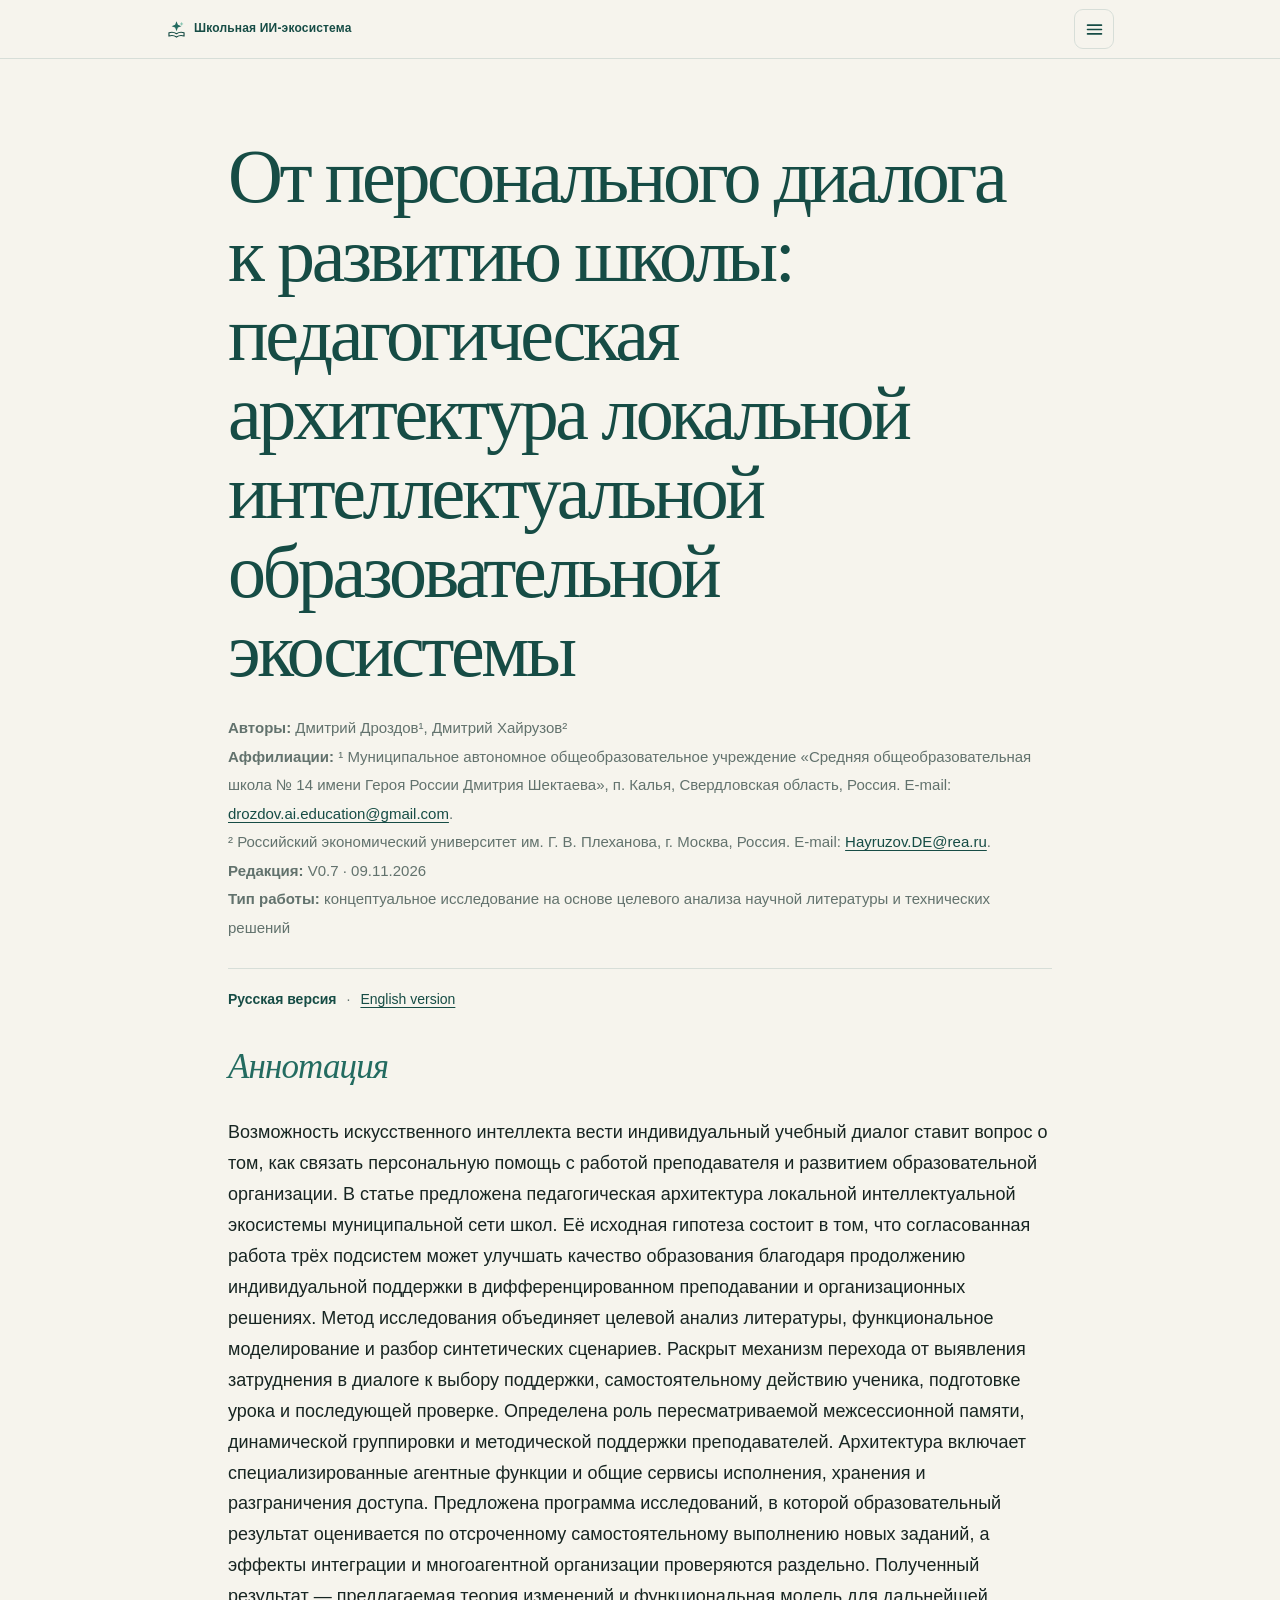
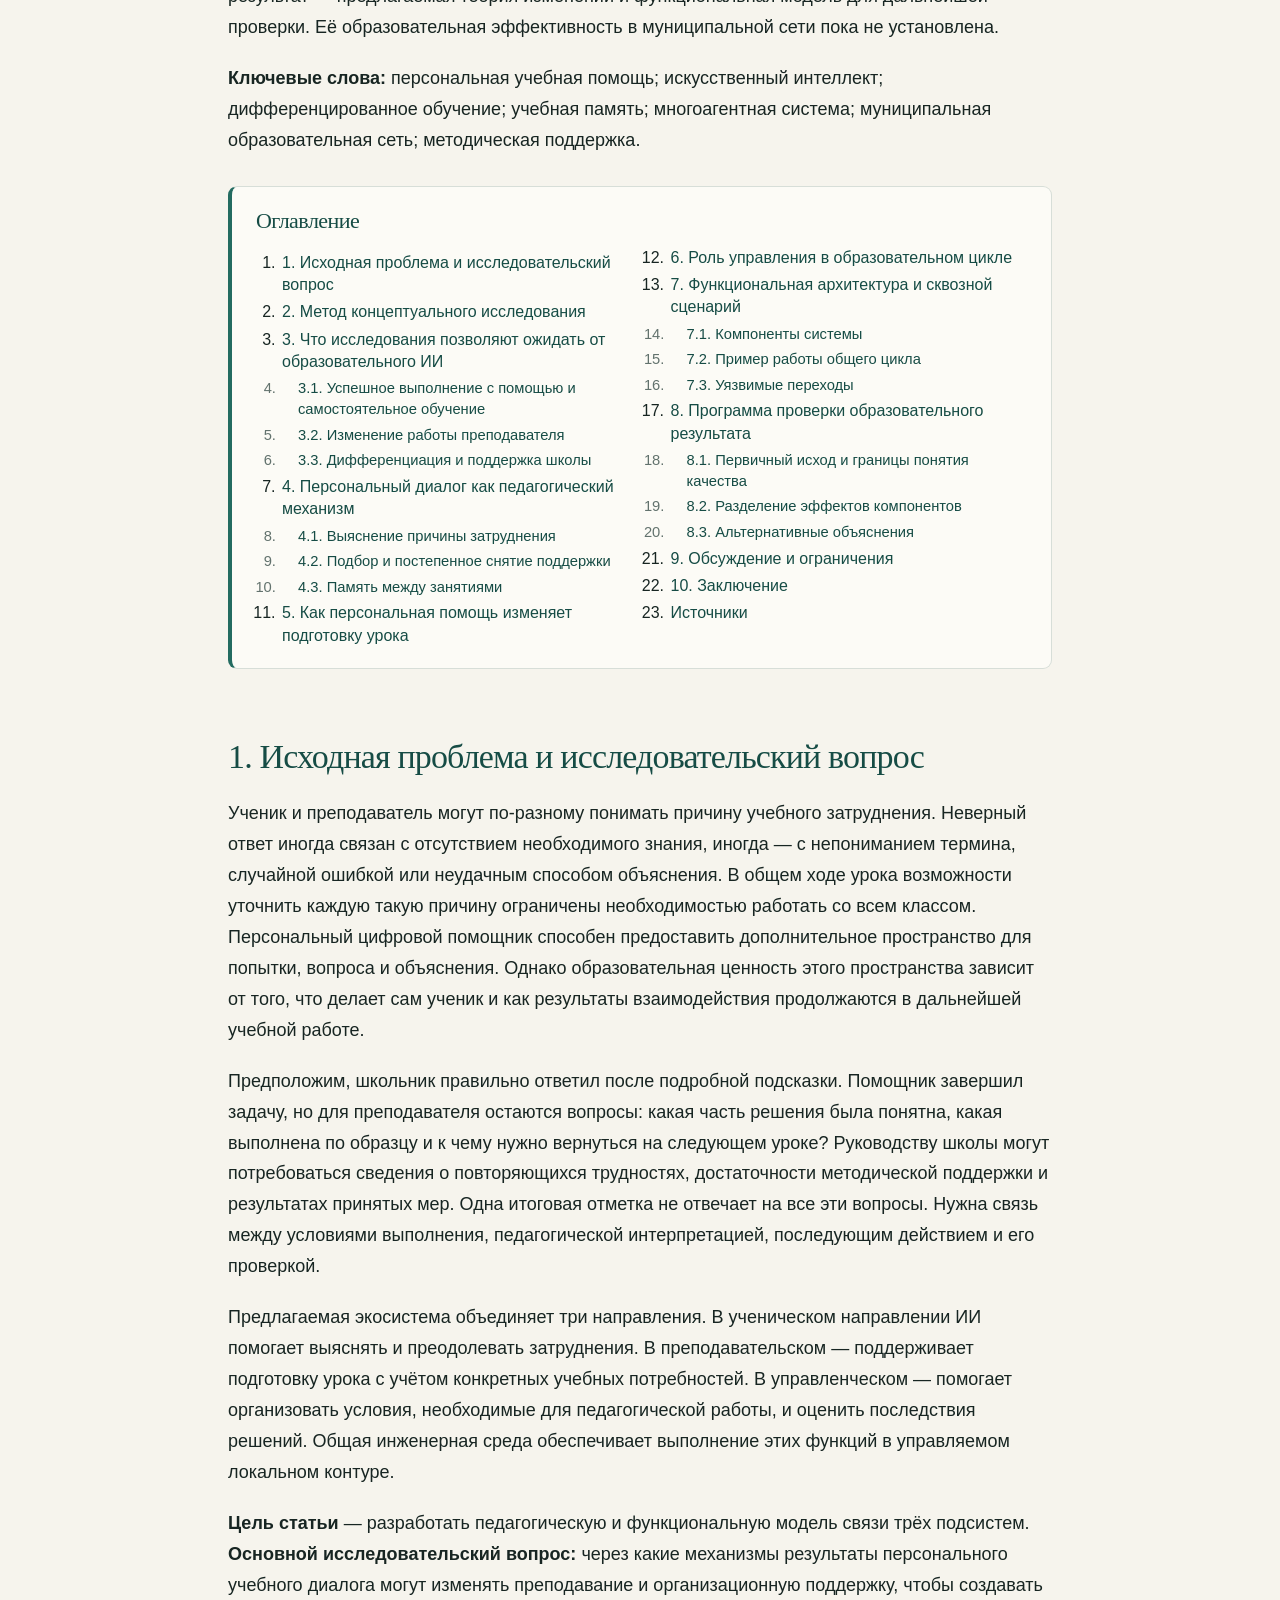
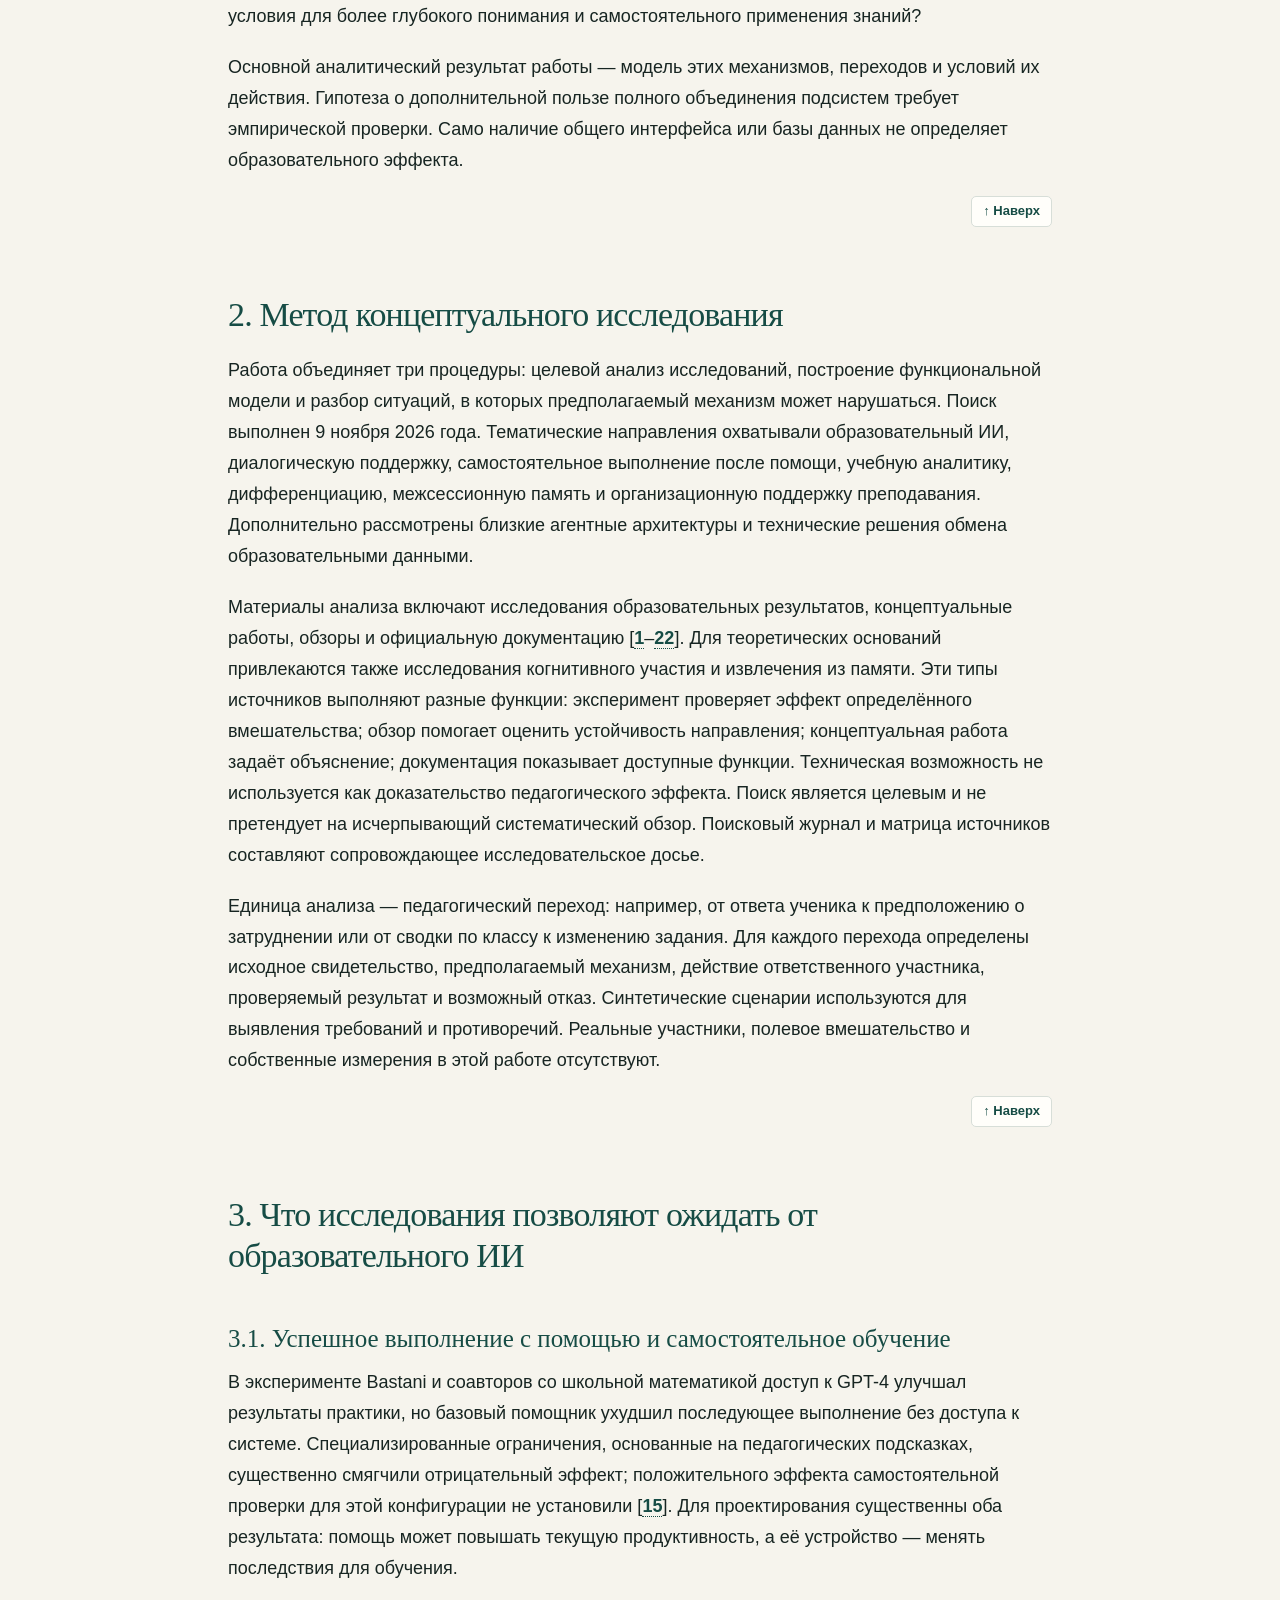
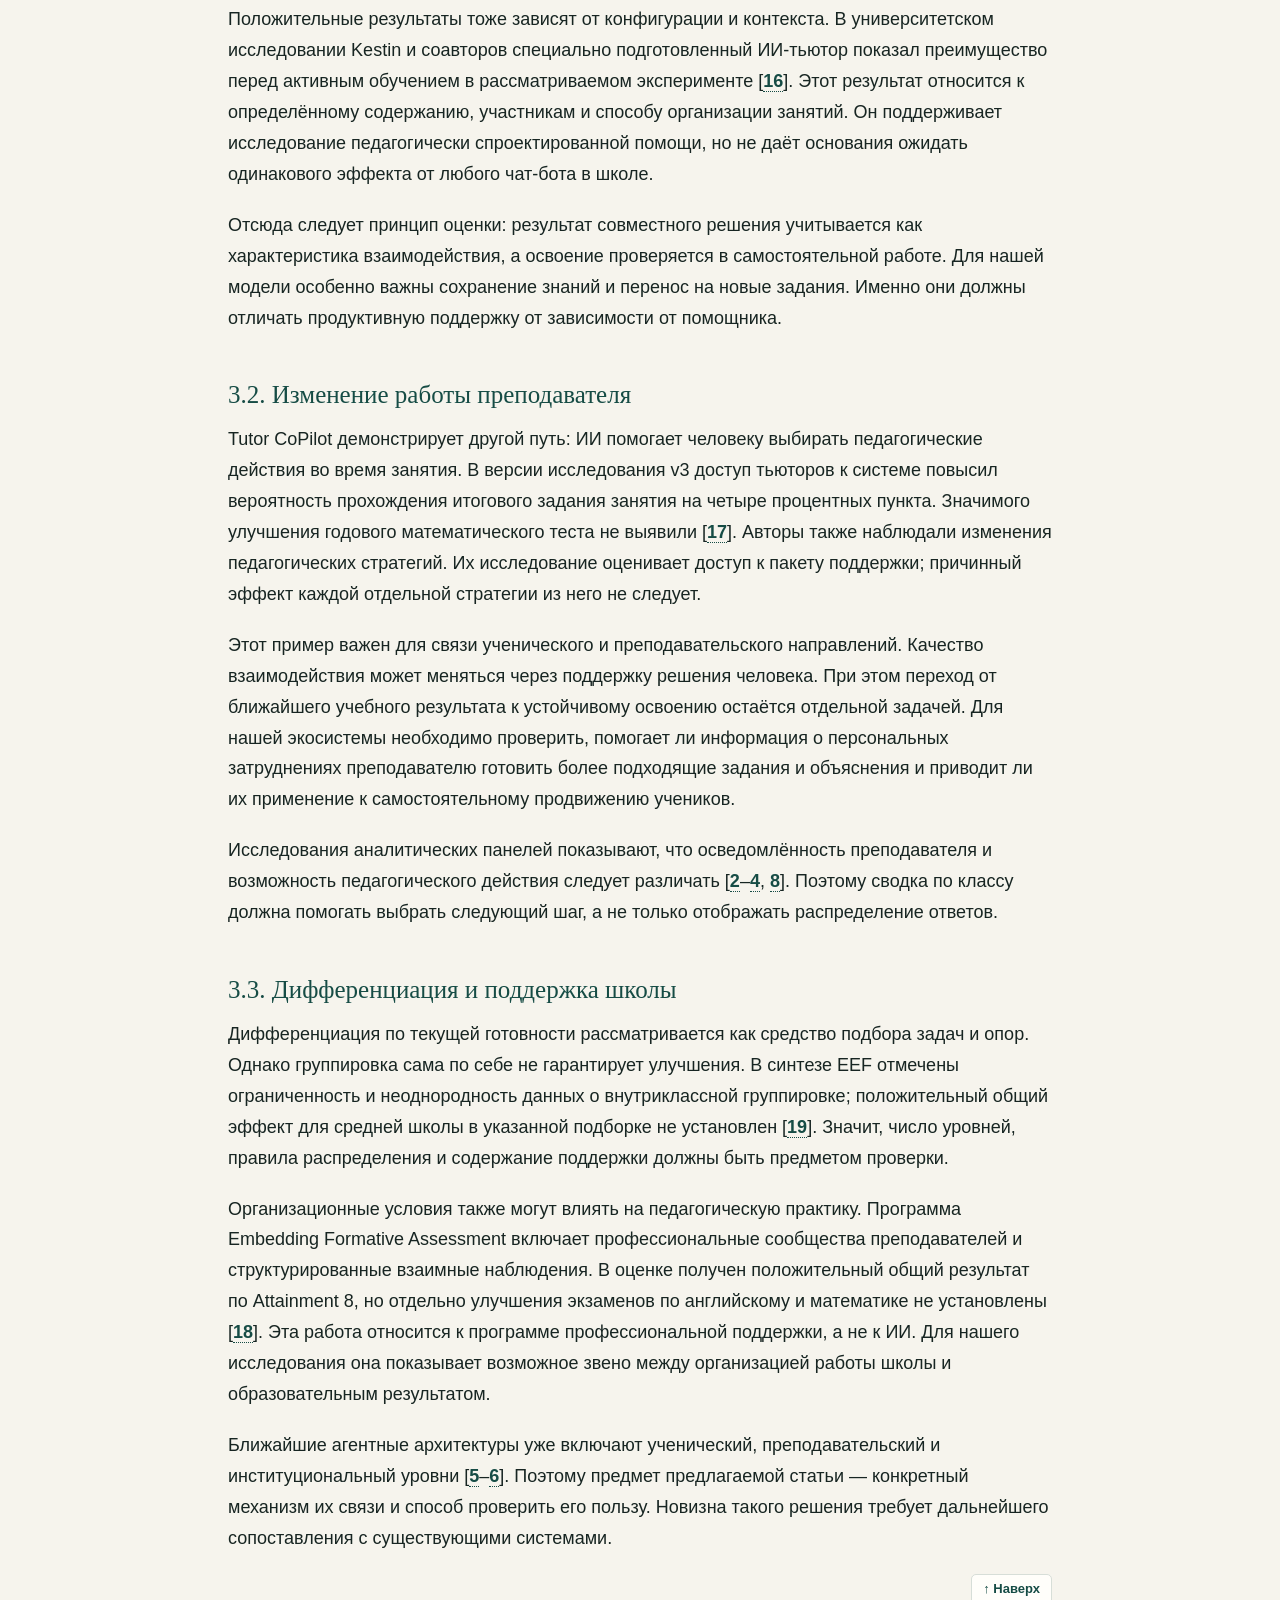
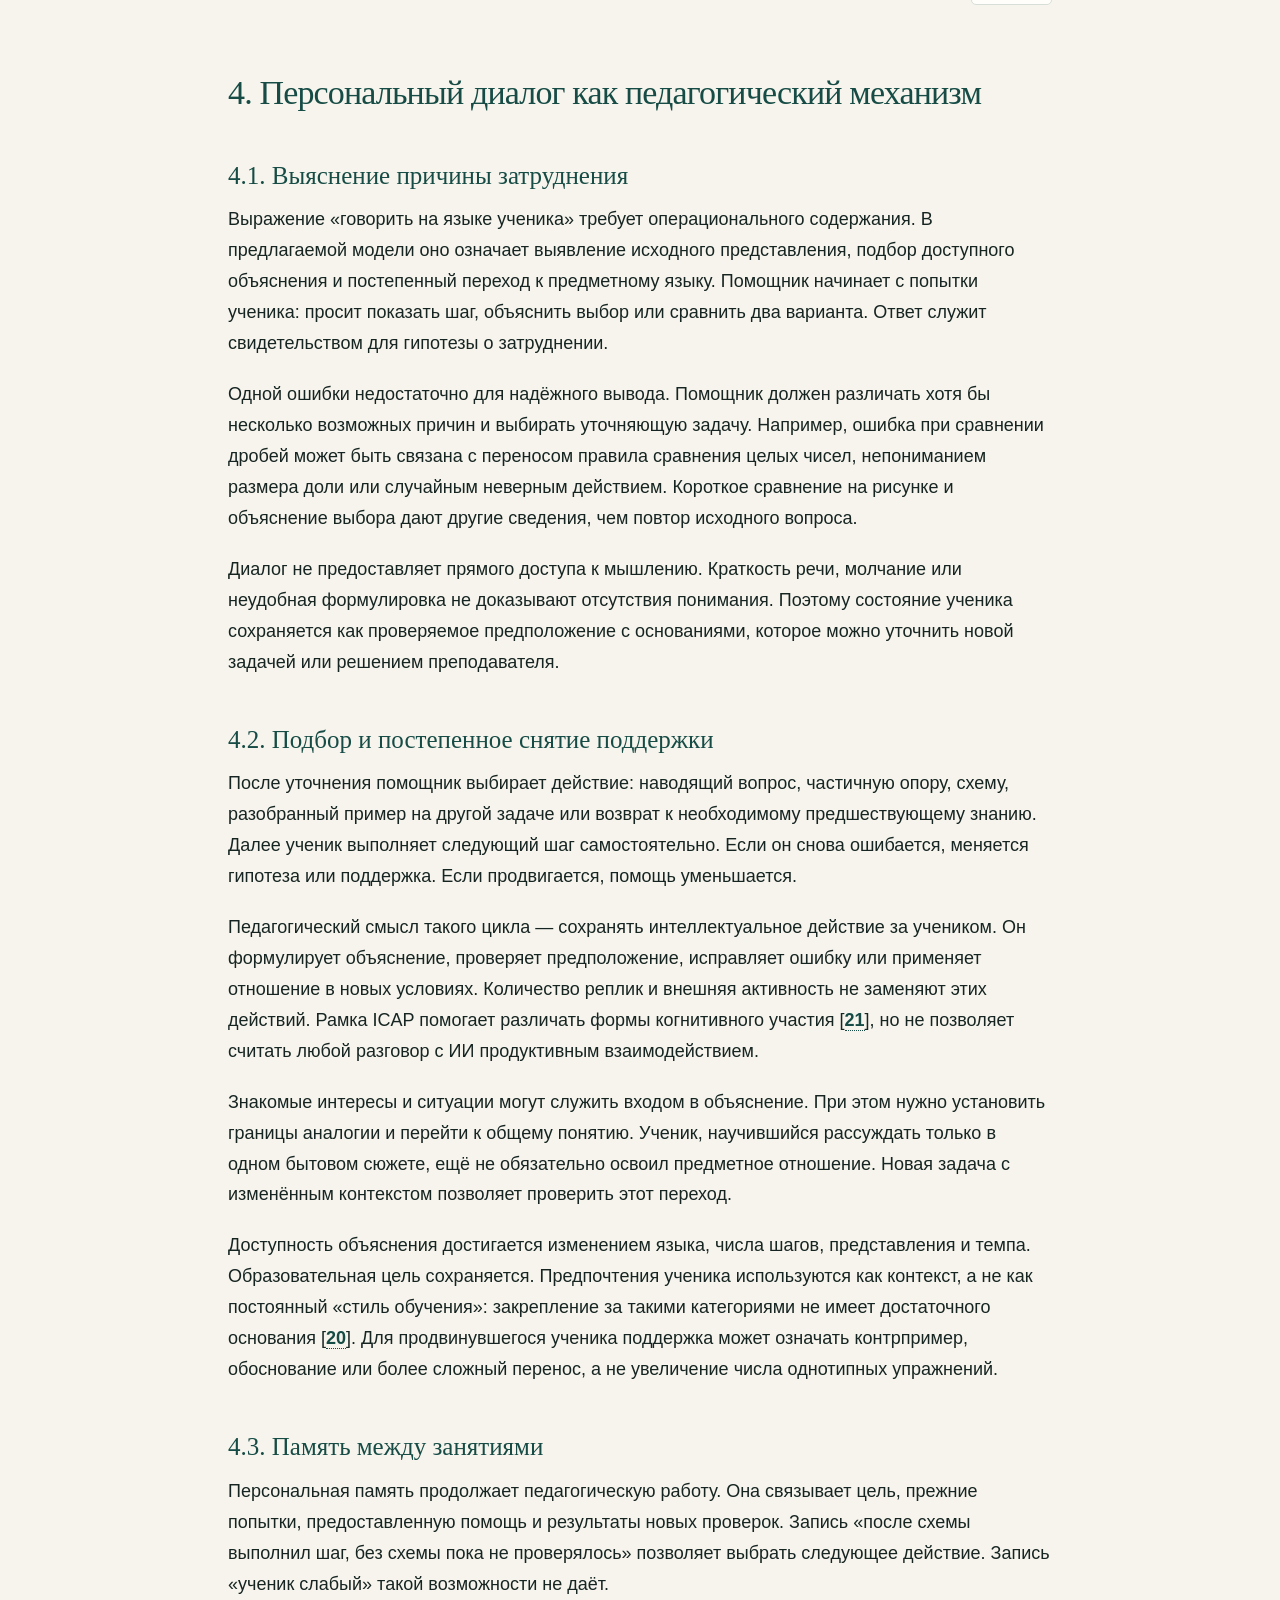
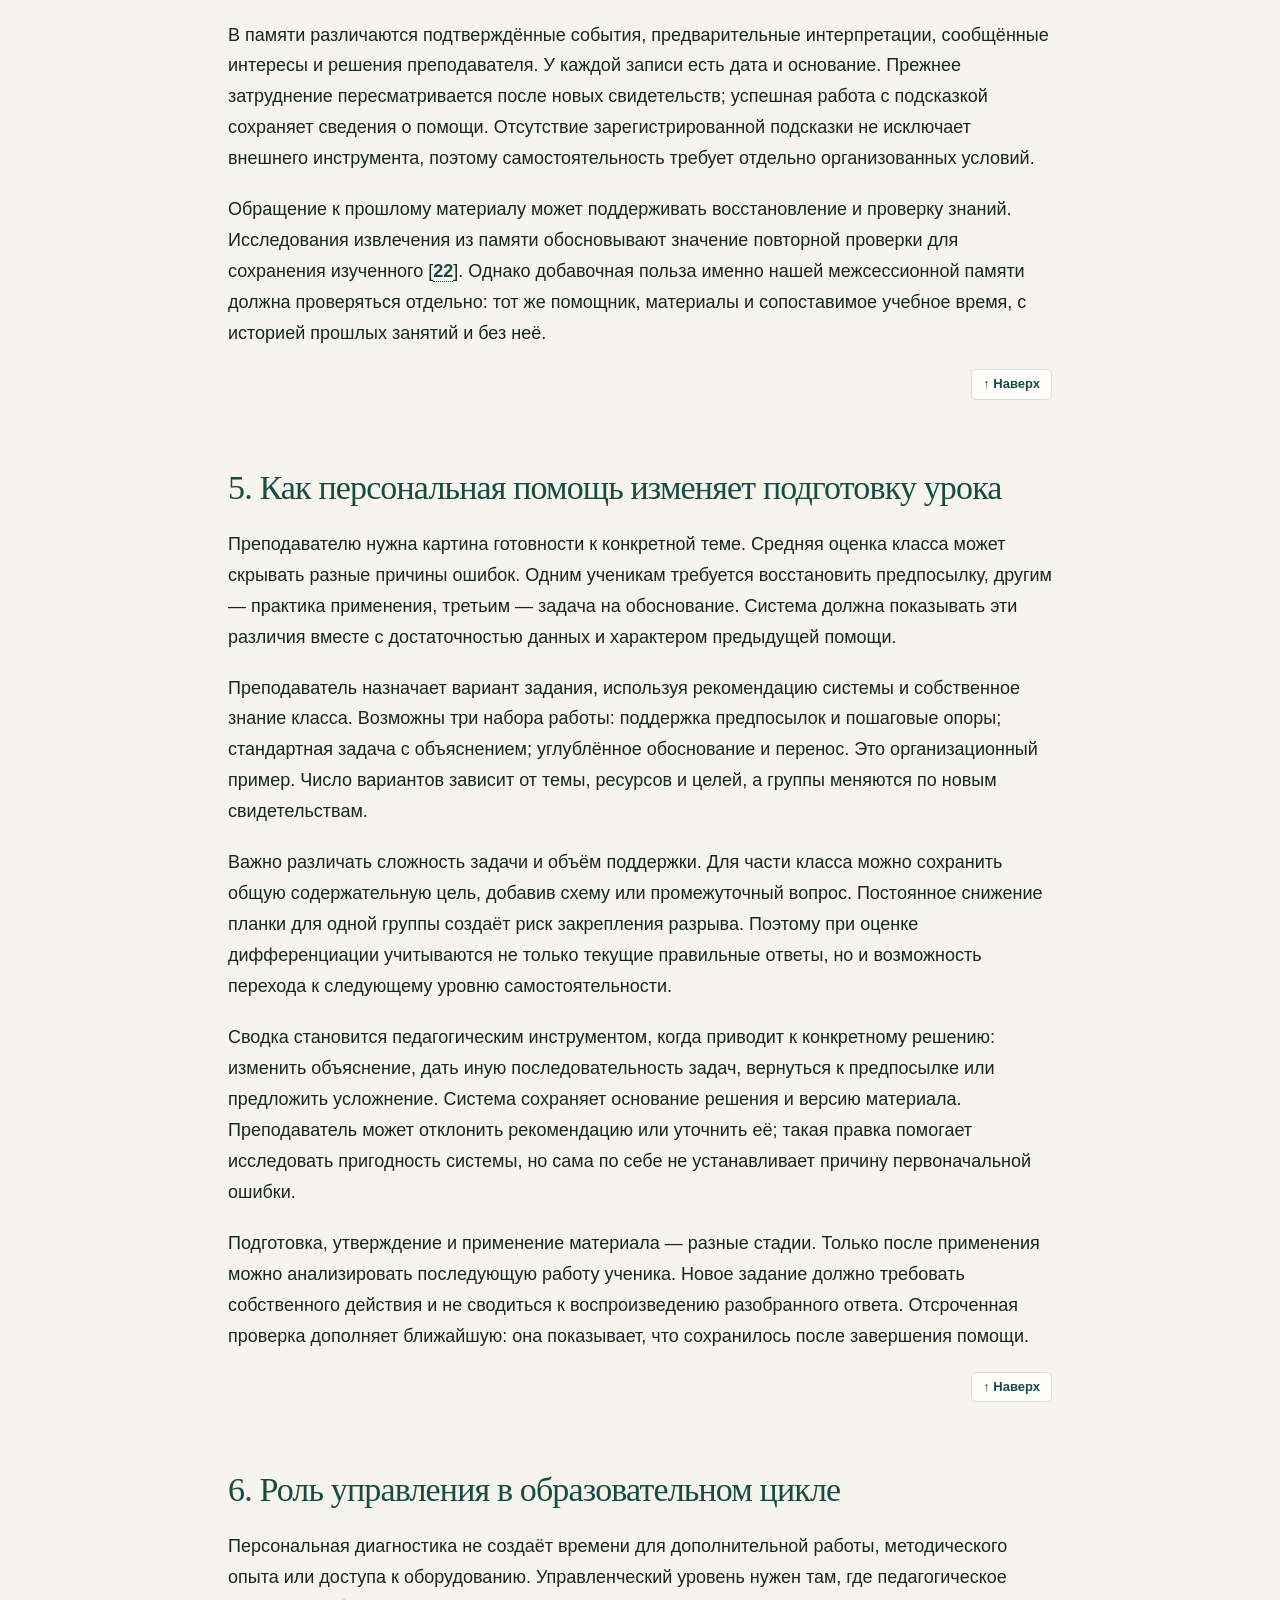
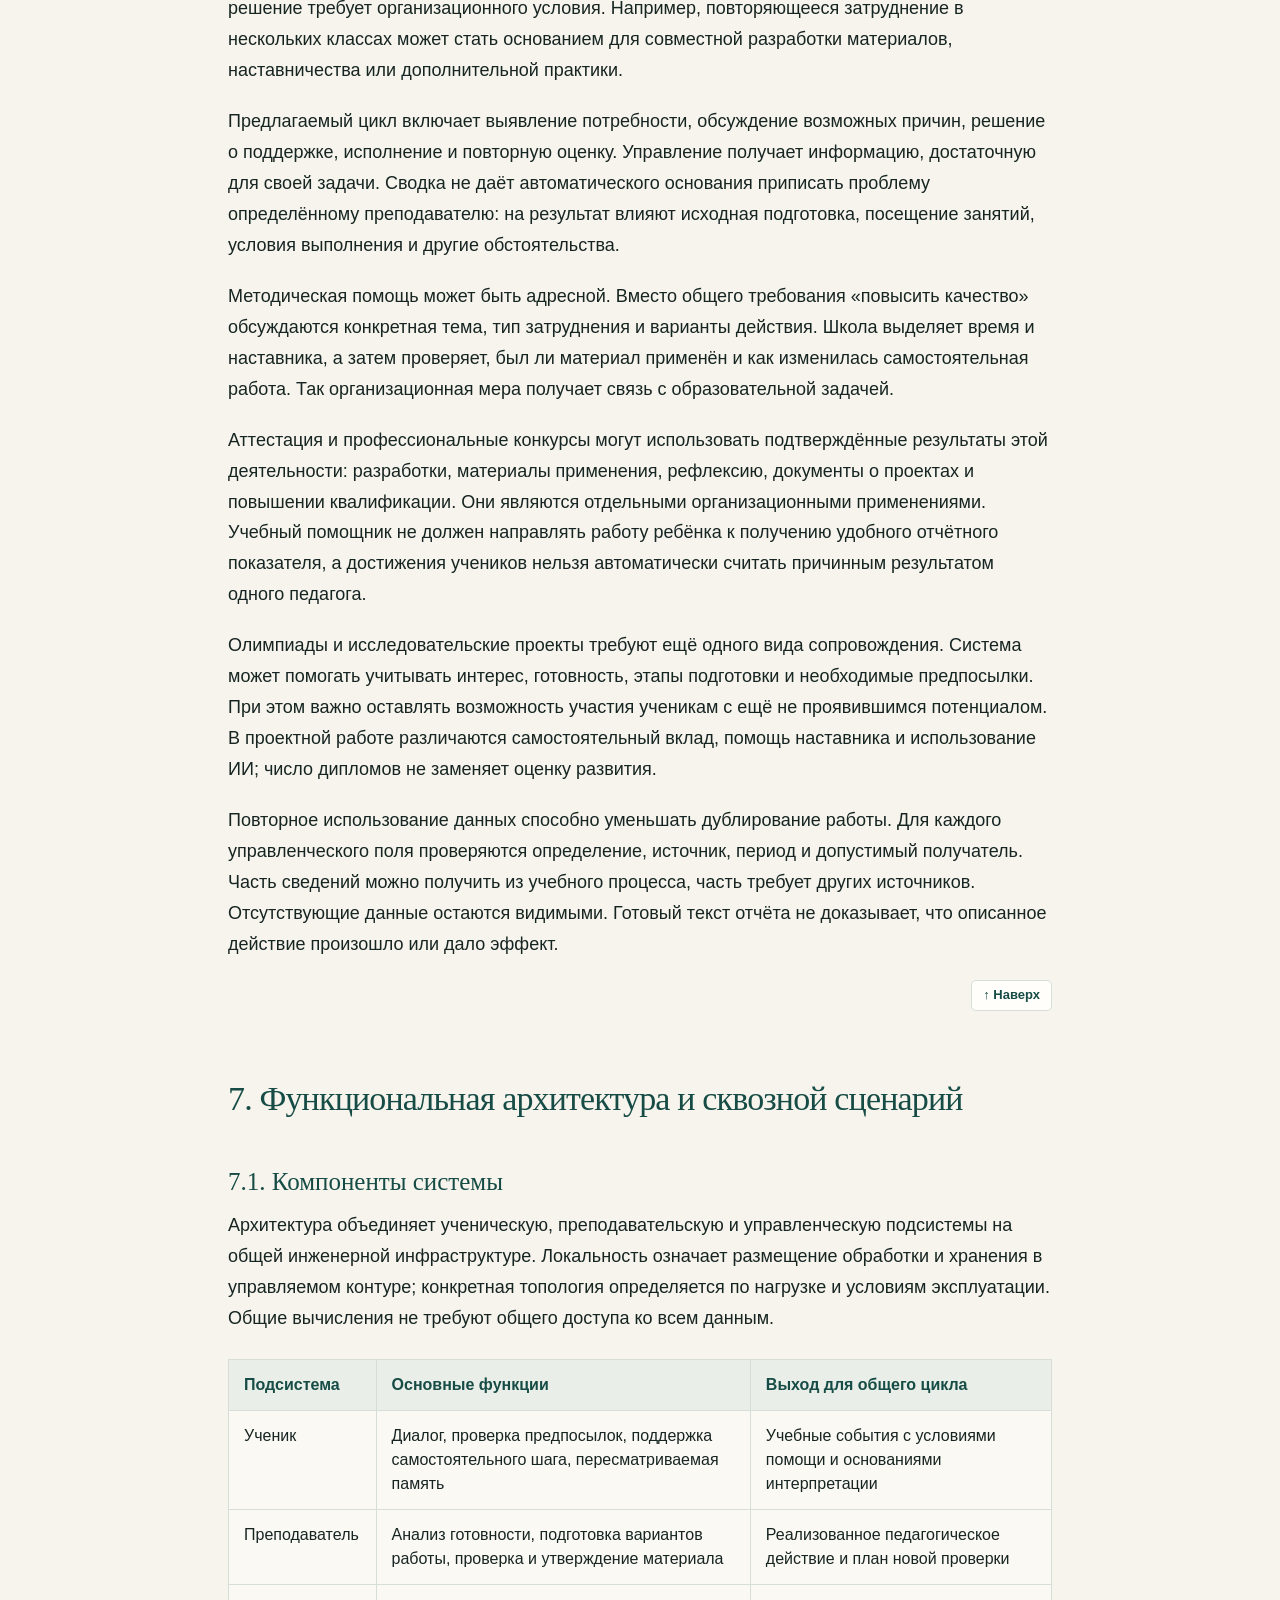
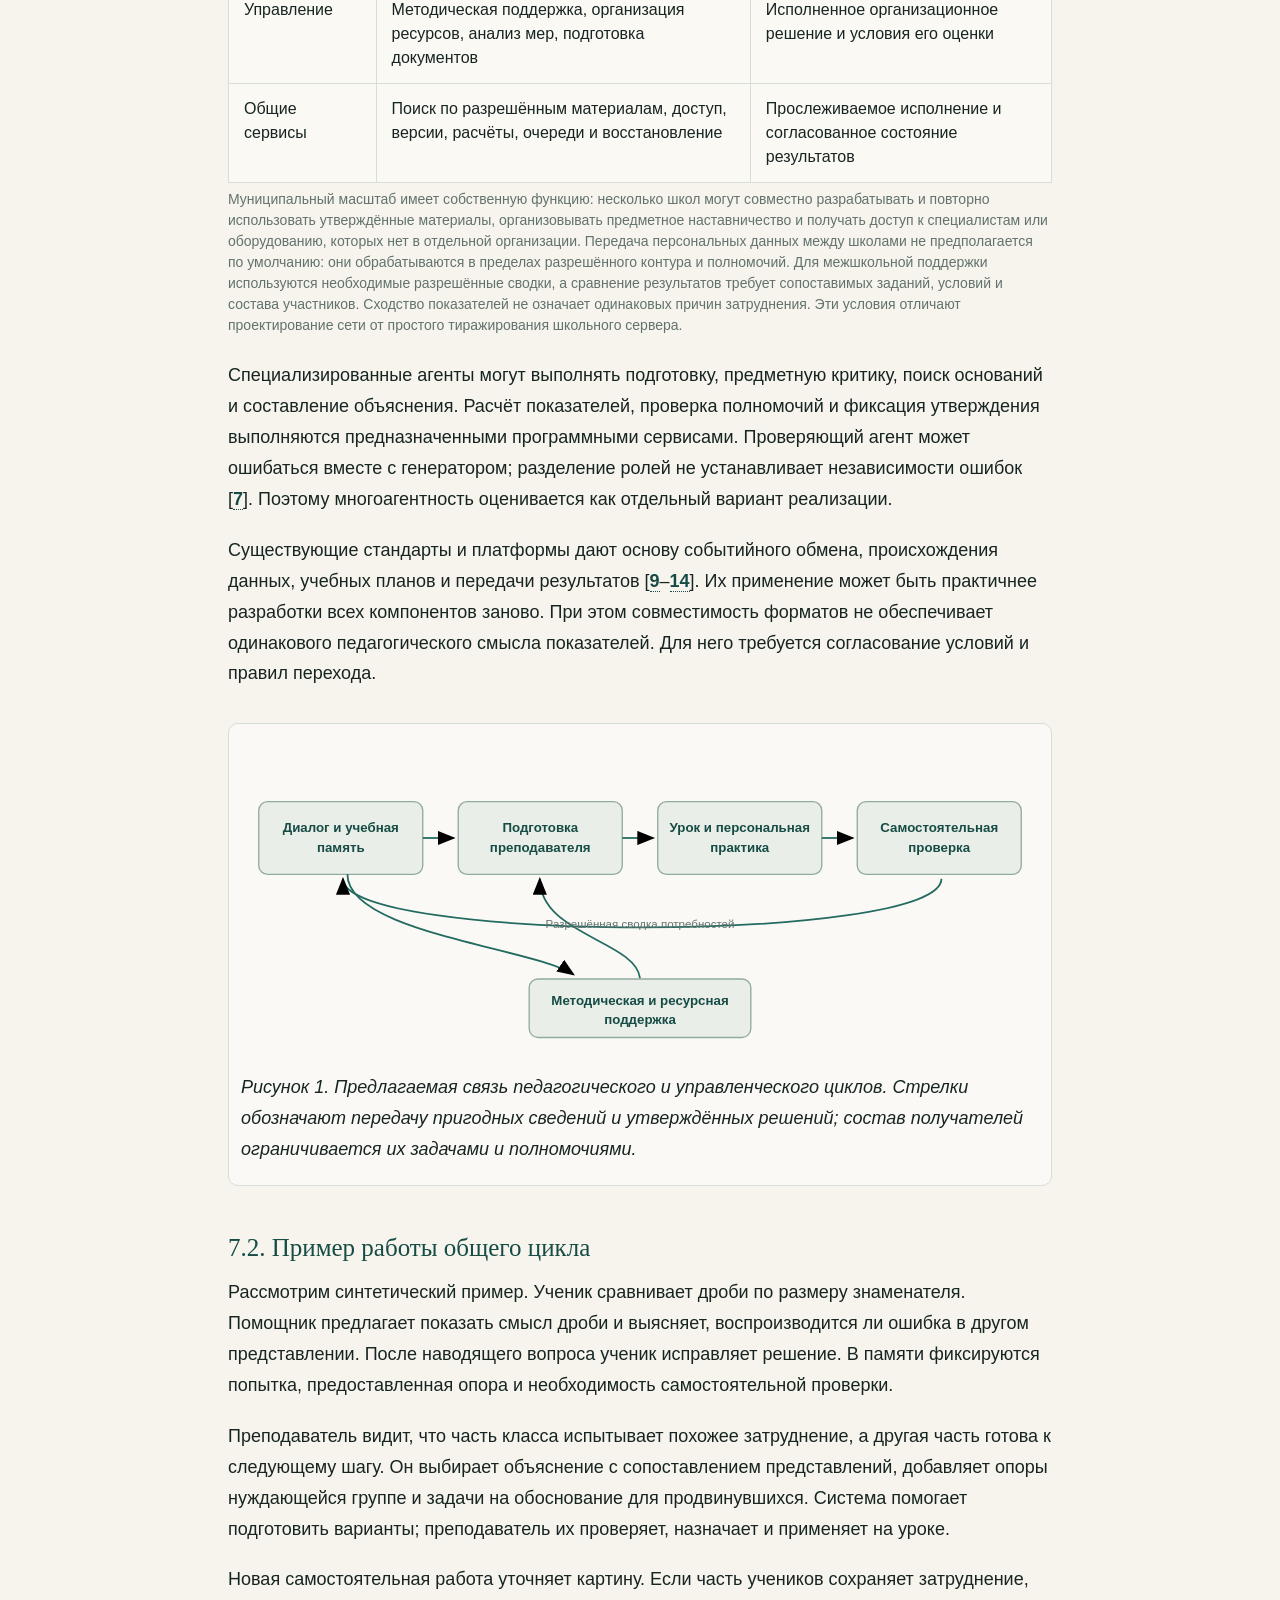
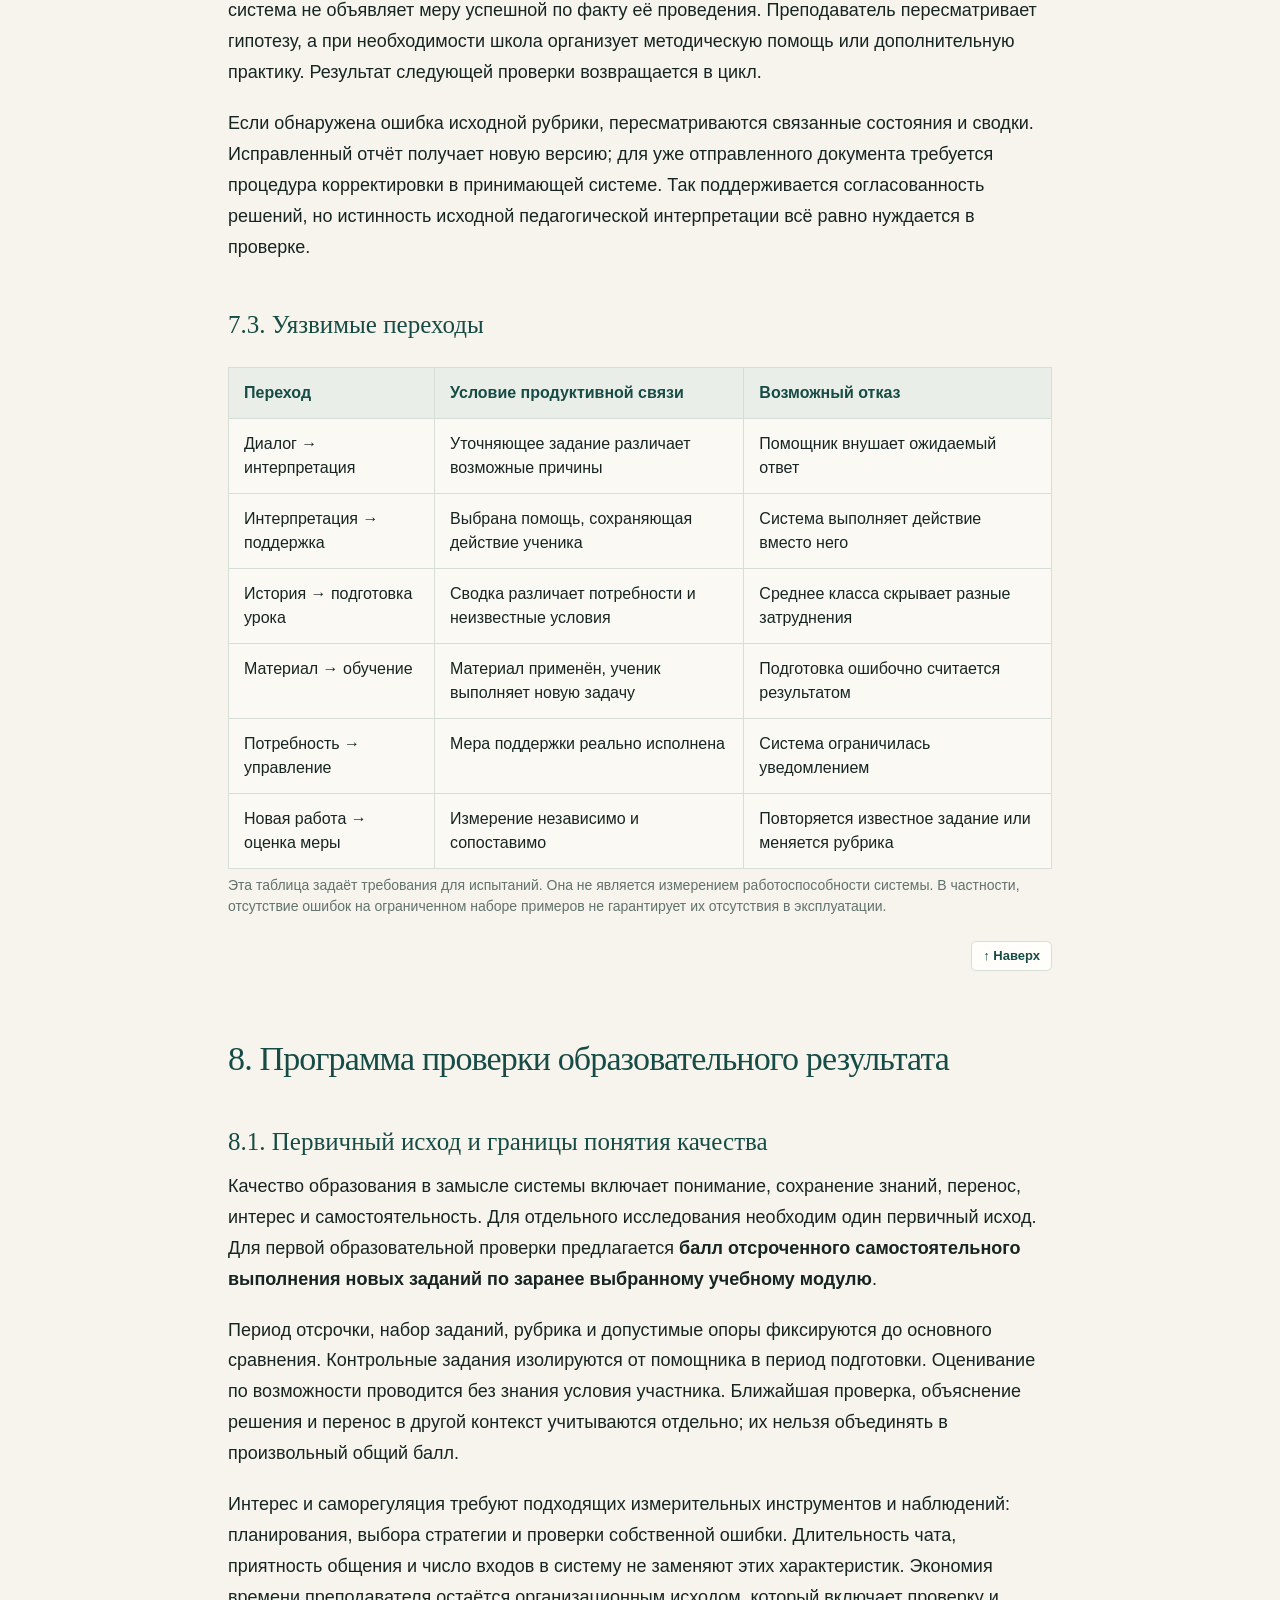
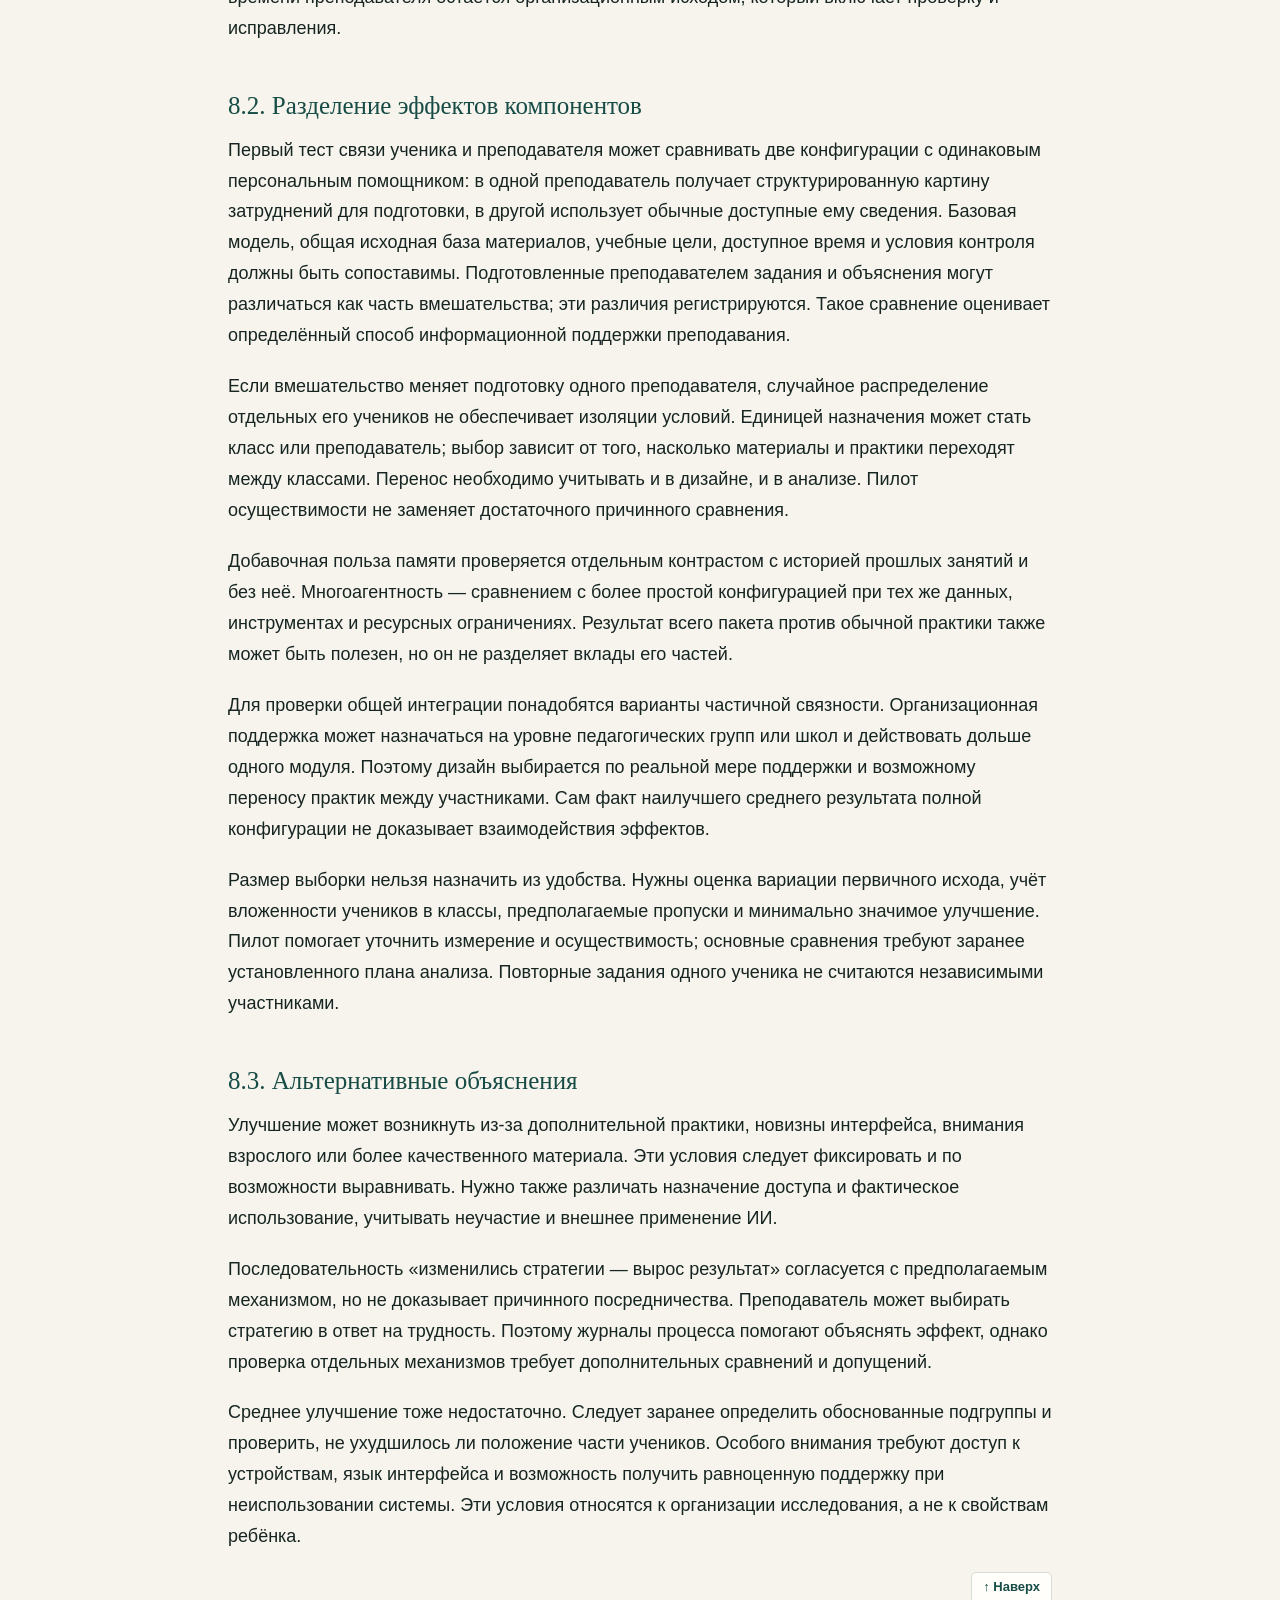
<file: article-ltg/index.html>
<!doctype html>
<html lang="ru"><head><meta charset="utf-8"><meta name="viewport" content="width=device-width, initial-scale=1"><meta name="theme-color" content="#f6f4ed"><meta name="description" content="Концептуальное исследование о связи персональной помощи ученику, дифференцированного преподавания и управленческой поддержки школы."><link rel="canonical" href="https://drozdov-dmitry.github.io/school-ai-ecosystem/article-ltg/"><title>От персонального диалога к развитию школы: педагогическая архитектура локальной интеллектуальной образовательной экосистемы · Школьная ИИ-экосистема</title><link rel="icon" type="image/svg+xml" href="../images/favicon.svg?v=1"><link rel="stylesheet" href="../css/site.css?v=8"></head><body id="top"><header class="site-nav"><div class="nav-inner"><a class="brand" href="../index.html" aria-label="Школьная ИИ-экосистема — главная"><img class="brand-mark" src="../images/school-ai-mark.svg?v=2" alt="" aria-hidden="true"><span>Школьная ИИ-экосистема</span></a><nav class="nav-links desktop-nav" aria-label="Навигация по сайту"></nav><details class="mobile-menu"><summary aria-label="Открыть меню"><svg viewBox="0 0 24 24" aria-hidden="true"><path d="M4 7h16M4 12h16M4 17h16"/></svg></summary><nav class="mobile-menu-panel" aria-label="Навигация по сайту"><a href="../article-agent-architecture/">Агентная архитектура в школе</a><a href="../research/">Исследовательская база</a><a href="https://drozdov-dmitry.github.io/">Об авторе</a><a href="../article-ltg/" aria-current="page">От диалога к развитию школы</a><a href="../economic-evaluation/">Экономика школьного ИИ</a></nav></details></div></header><main class="page"><article><h1 id="от-персонального-диалога-к-развитию-школы-педагогическая-архитектура-локальной-интеллектуальной-образовательной-экосистемы">От персонального диалога к развитию школы: педагогическая архитектура локальной интеллектуальной образовательной экосистемы</h1>
<p><strong>Авторы:</strong> Дмитрий Дроздов¹, Дмитрий Хайрузов²<br />
<strong>Аффилиации:</strong> ¹ Муниципальное автономное общеобразовательное учреждение «Средняя общеобразовательная школа № 14 имени Героя России Дмитрия Шектаева», п. Калья, Свердловская область, Россия. E-mail: <a href="mailto:drozdov.ai.education@gmail.com">drozdov.ai.education@gmail.com</a>.<br />
² Российский экономический университет им. Г. В. Плеханова, г. Москва, Россия. E-mail: <a href="mailto:Hayruzov.DE@rea.ru">Hayruzov.DE@rea.ru</a>.<br />
<strong>Редакция:</strong> V0.7 · 09.11.2026<br />
<strong>Тип работы:</strong> концептуальное исследование на основе целевого анализа научной литературы и технических решений</p><p class="language-switch"><strong>Русская версия</strong><span aria-hidden="true">·</span><a href="en/">English version</a></p>
<h2 id="аннотация">Аннотация</h2>
<p>Возможность искусственного интеллекта вести индивидуальный учебный диалог ставит вопрос о том, как связать персональную помощь с работой преподавателя и развитием образовательной организации. В статье предложена педагогическая архитектура локальной интеллектуальной экосистемы муниципальной сети школ. Её исходная гипотеза состоит в том, что согласованная работа трёх подсистем может улучшать качество образования благодаря продолжению индивидуальной поддержки в дифференцированном преподавании и организационных решениях. Метод исследования объединяет целевой анализ литературы, функциональное моделирование и разбор синтетических сценариев. Раскрыт механизм перехода от выявления затруднения в диалоге к выбору поддержки, самостоятельному действию ученика, подготовке урока и последующей проверке. Определена роль пересматриваемой межсессионной памяти, динамической группировки и методической поддержки преподавателей. Архитектура включает специализированные агентные функции и общие сервисы исполнения, хранения и разграничения доступа. Предложена программа исследований, в которой образовательный результат оценивается по отсроченному самостоятельному выполнению новых заданий, а эффекты интеграции и многоагентной организации проверяются раздельно. Полученный результат — предлагаемая теория изменений и функциональная модель для дальнейшей проверки. Её образовательная эффективность в муниципальной сети пока не установлена.</p>
<p><strong>Ключевые слова:</strong> персональная учебная помощь; искусственный интеллект; дифференцированное обучение; учебная память; многоагентная система; муниципальная образовательная сеть; методическая поддержка.</p>
<nav id="toc" class="article-toc" aria-label="Оглавление"><h2>Оглавление</h2><ol><li><a href="#1-исходная-проблема-и-исследовательский-вопрос">1. Исходная проблема и исследовательский вопрос</a></li><li><a href="#2-метод-концептуального-исследования">2. Метод концептуального исследования</a></li><li><a href="#3-что-исследования-позволяют-ожидать-от-образовательного-ии">3. Что исследования позволяют ожидать от образовательного ИИ</a></li><li class="toc-sub"><a href="#31-успешное-выполнение-с-помощью-и-самостоятельное-обучение">3.1. Успешное выполнение с помощью и самостоятельное обучение</a></li><li class="toc-sub"><a href="#32-изменение-работы-преподавателя">3.2. Изменение работы преподавателя</a></li><li class="toc-sub"><a href="#33-дифференциация-и-поддержка-школы">3.3. Дифференциация и поддержка школы</a></li><li><a href="#4-персональный-диалог-как-педагогический-механизм">4. Персональный диалог как педагогический механизм</a></li><li class="toc-sub"><a href="#41-выяснение-причины-затруднения">4.1. Выяснение причины затруднения</a></li><li class="toc-sub"><a href="#42-подбор-и-постепенное-снятие-поддержки">4.2. Подбор и постепенное снятие поддержки</a></li><li class="toc-sub"><a href="#43-память-между-занятиями">4.3. Память между занятиями</a></li><li><a href="#5-как-персональная-помощь-изменяет-подготовку-урока">5. Как персональная помощь изменяет подготовку урока</a></li><li><a href="#6-роль-управления-в-образовательном-цикле">6. Роль управления в образовательном цикле</a></li><li><a href="#7-функциональная-архитектура-и-сквозной-сценарий">7. Функциональная архитектура и сквозной сценарий</a></li><li class="toc-sub"><a href="#71-компоненты-системы">7.1. Компоненты системы</a></li><li class="toc-sub"><a href="#72-пример-работы-общего-цикла">7.2. Пример работы общего цикла</a></li><li class="toc-sub"><a href="#73-уязвимые-переходы">7.3. Уязвимые переходы</a></li><li><a href="#8-программа-проверки-образовательного-результата">8. Программа проверки образовательного результата</a></li><li class="toc-sub"><a href="#81-первичный-исход-и-границы-понятия-качества">8.1. Первичный исход и границы понятия качества</a></li><li class="toc-sub"><a href="#82-разделение-эффектов-компонентов">8.2. Разделение эффектов компонентов</a></li><li class="toc-sub"><a href="#83-альтернативные-объяснения">8.3. Альтернативные объяснения</a></li><li><a href="#9-обсуждение-и-ограничения">9. Обсуждение и ограничения</a></li><li><a href="#10-заключение">10. Заключение</a></li><li class="toc-extra"><a href="#источники">Источники</a></li></ol></nav>
<h2 id="1-исходная-проблема-и-исследовательский-вопрос">1. Исходная проблема и исследовательский вопрос</h2>
<p>Ученик и преподаватель могут по-разному понимать причину учебного затруднения. Неверный ответ иногда связан с отсутствием необходимого знания, иногда — с непониманием термина, случайной ошибкой или неудачным способом объяснения. В общем ходе урока возможности уточнить каждую такую причину ограничены необходимостью работать со всем классом. Персональный цифровой помощник способен предоставить дополнительное пространство для попытки, вопроса и объяснения. Однако образовательная ценность этого пространства зависит от того, что делает сам ученик и как результаты взаимодействия продолжаются в дальнейшей учебной работе.</p>
<p>Предположим, школьник правильно ответил после подробной подсказки. Помощник завершил задачу, но для преподавателя остаются вопросы: какая часть решения была понятна, какая выполнена по образцу и к чему нужно вернуться на следующем уроке? Руководству школы могут потребоваться сведения о повторяющихся трудностях, достаточности методической поддержки и результатах принятых мер. Одна итоговая отметка не отвечает на все эти вопросы. Нужна связь между условиями выполнения, педагогической интерпретацией, последующим действием и его проверкой.</p>
<p>Предлагаемая экосистема объединяет три направления. В ученическом направлении ИИ помогает выяснять и преодолевать затруднения. В преподавательском — поддерживает подготовку урока с учётом конкретных учебных потребностей. В управленческом — помогает организовать условия, необходимые для педагогической работы, и оценить последствия решений. Общая инженерная среда обеспечивает выполнение этих функций в управляемом локальном контуре.</p>
<p><strong>Цель статьи</strong> — разработать педагогическую и функциональную модель связи трёх подсистем. <strong>Основной исследовательский вопрос:</strong> через какие механизмы результаты персонального учебного диалога могут изменять преподавание и организационную поддержку, чтобы создавать условия для более глубокого понимания и самостоятельного применения знаний?</p>
<p>Основной аналитический результат работы — модель этих механизмов, переходов и условий их действия. Гипотеза о дополнительной пользе полного объединения подсистем требует эмпирической проверки. Само наличие общего интерфейса или базы данных не определяет образовательного эффекта.</p>
<p class="chapter-up"><a href="#top">↑ Наверх</a></p>
<h2 id="2-метод-концептуального-исследования">2. Метод концептуального исследования</h2>
<p>Работа объединяет три процедуры: целевой анализ исследований, построение функциональной модели и разбор ситуаций, в которых предполагаемый механизм может нарушаться. Поиск выполнен 9 ноября 2026 года. Тематические направления охватывали образовательный ИИ, диалогическую поддержку, самостоятельное выполнение после помощи, учебную аналитику, дифференциацию, межсессионную память и организационную поддержку преподавания. Дополнительно рассмотрены близкие агентные архитектуры и технические решения обмена образовательными данными.</p>
<p>Материалы анализа включают исследования образовательных результатов, концептуальные работы, обзоры и официальную документацию [<a class="citation-link" href="#ref-1">1</a>–<a class="citation-link" href="#ref-22">22</a>]. Для теоретических оснований привлекаются также исследования когнитивного участия и извлечения из памяти. Эти типы источников выполняют разные функции: эксперимент проверяет эффект определённого вмешательства; обзор помогает оценить устойчивость направления; концептуальная работа задаёт объяснение; документация показывает доступные функции. Техническая возможность не используется как доказательство педагогического эффекта. Поиск является целевым и не претендует на исчерпывающий систематический обзор. Поисковый журнал и матрица источников составляют сопровождающее исследовательское досье.</p>
<p>Единица анализа — педагогический переход: например, от ответа ученика к предположению о затруднении или от сводки по классу к изменению задания. Для каждого перехода определены исходное свидетельство, предполагаемый механизм, действие ответственного участника, проверяемый результат и возможный отказ. Синтетические сценарии используются для выявления требований и противоречий. Реальные участники, полевое вмешательство и собственные измерения в этой работе отсутствуют.</p>
<p class="chapter-up"><a href="#top">↑ Наверх</a></p>
<h2 id="3-что-исследования-позволяют-ожидать-от-образовательного-ии">3. Что исследования позволяют ожидать от образовательного ИИ</h2>
<h3 id="31-успешное-выполнение-с-помощью-и-самостоятельное-обучение">3.1. Успешное выполнение с помощью и самостоятельное обучение</h3>
<p>В эксперименте Bastani и соавторов со школьной математикой доступ к GPT-4 улучшал результаты практики, но базовый помощник ухудшил последующее выполнение без доступа к системе. Специализированные ограничения, основанные на педагогических подсказках, существенно смягчили отрицательный эффект; положительного эффекта самостоятельной проверки для этой конфигурации не установили [<a class="citation-link" href="#ref-15">15</a>]. Для проектирования существенны оба результата: помощь может повышать текущую продуктивность, а её устройство — менять последствия для обучения.</p>
<p>Положительные результаты тоже зависят от конфигурации и контекста. В университетском исследовании Kestin и соавторов специально подготовленный ИИ-тьютор показал преимущество перед активным обучением в рассматриваемом эксперименте [<a class="citation-link" href="#ref-16">16</a>]. Этот результат относится к определённому содержанию, участникам и способу организации занятий. Он поддерживает исследование педагогически спроектированной помощи, но не даёт основания ожидать одинакового эффекта от любого чат-бота в школе.</p>
<p>Отсюда следует принцип оценки: результат совместного решения учитывается как характеристика взаимодействия, а освоение проверяется в самостоятельной работе. Для нашей модели особенно важны сохранение знаний и перенос на новые задания. Именно они должны отличать продуктивную поддержку от зависимости от помощника.</p>
<h3 id="32-изменение-работы-преподавателя">3.2. Изменение работы преподавателя</h3>
<p>Tutor CoPilot демонстрирует другой путь: ИИ помогает человеку выбирать педагогические действия во время занятия. В версии исследования v3 доступ тьюторов к системе повысил вероятность прохождения итогового задания занятия на четыре процентных пункта. Значимого улучшения годового математического теста не выявили [<a class="citation-link" href="#ref-17">17</a>]. Авторы также наблюдали изменения педагогических стратегий. Их исследование оценивает доступ к пакету поддержки; причинный эффект каждой отдельной стратегии из него не следует.</p>
<p>Этот пример важен для связи ученического и преподавательского направлений. Качество взаимодействия может меняться через поддержку решения человека. При этом переход от ближайшего учебного результата к устойчивому освоению остаётся отдельной задачей. Для нашей экосистемы необходимо проверить, помогает ли информация о персональных затруднениях преподавателю готовить более подходящие задания и объяснения и приводит ли их применение к самостоятельному продвижению учеников.</p>
<p>Исследования аналитических панелей показывают, что осведомлённость преподавателя и возможность педагогического действия следует различать [<a class="citation-link" href="#ref-2">2</a>–<a class="citation-link" href="#ref-4">4</a>, <a class="citation-link" href="#ref-8">8</a>]. Поэтому сводка по классу должна помогать выбрать следующий шаг, а не только отображать распределение ответов.</p>
<h3 id="33-дифференциация-и-поддержка-школы">3.3. Дифференциация и поддержка школы</h3>
<p>Дифференциация по текущей готовности рассматривается как средство подбора задач и опор. Однако группировка сама по себе не гарантирует улучшения. В синтезе EEF отмечены ограниченность и неоднородность данных о внутриклассной группировке; положительный общий эффект для средней школы в указанной подборке не установлен [<a class="citation-link" href="#ref-19">19</a>]. Значит, число уровней, правила распределения и содержание поддержки должны быть предметом проверки.</p>
<p>Организационные условия также могут влиять на педагогическую практику. Программа Embedding Formative Assessment включает профессиональные сообщества преподавателей и структурированные взаимные наблюдения. В оценке получен положительный общий результат по Attainment 8, но отдельно улучшения экзаменов по английскому и математике не установлены [<a class="citation-link" href="#ref-18">18</a>]. Эта работа относится к программе профессиональной поддержки, а не к ИИ. Для нашего исследования она показывает возможное звено между организацией работы школы и образовательным результатом.</p>
<p>Ближайшие агентные архитектуры уже включают ученический, преподавательский и институциональный уровни [<a class="citation-link" href="#ref-5">5</a>–<a class="citation-link" href="#ref-6">6</a>]. Поэтому предмет предлагаемой статьи — конкретный механизм их связи и способ проверить его пользу. Новизна такого решения требует дальнейшего сопоставления с существующими системами.</p>
<p class="chapter-up"><a href="#top">↑ Наверх</a></p>
<h2 id="4-персональный-диалог-как-педагогический-механизм">4. Персональный диалог как педагогический механизм</h2>
<h3 id="41-выяснение-причины-затруднения">4.1. Выяснение причины затруднения</h3>
<p>Выражение «говорить на языке ученика» требует операционального содержания. В предлагаемой модели оно означает выявление исходного представления, подбор доступного объяснения и постепенный переход к предметному языку. Помощник начинает с попытки ученика: просит показать шаг, объяснить выбор или сравнить два варианта. Ответ служит свидетельством для гипотезы о затруднении.</p>
<p>Одной ошибки недостаточно для надёжного вывода. Помощник должен различать хотя бы несколько возможных причин и выбирать уточняющую задачу. Например, ошибка при сравнении дробей может быть связана с переносом правила сравнения целых чисел, непониманием размера доли или случайным неверным действием. Короткое сравнение на рисунке и объяснение выбора дают другие сведения, чем повтор исходного вопроса.</p>
<p>Диалог не предоставляет прямого доступа к мышлению. Краткость речи, молчание или неудобная формулировка не доказывают отсутствия понимания. Поэтому состояние ученика сохраняется как проверяемое предположение с основаниями, которое можно уточнить новой задачей или решением преподавателя.</p>
<h3 id="42-подбор-и-постепенное-снятие-поддержки">4.2. Подбор и постепенное снятие поддержки</h3>
<p>После уточнения помощник выбирает действие: наводящий вопрос, частичную опору, схему, разобранный пример на другой задаче или возврат к необходимому предшествующему знанию. Далее ученик выполняет следующий шаг самостоятельно. Если он снова ошибается, меняется гипотеза или поддержка. Если продвигается, помощь уменьшается.</p>
<p>Педагогический смысл такого цикла — сохранять интеллектуальное действие за учеником. Он формулирует объяснение, проверяет предположение, исправляет ошибку или применяет отношение в новых условиях. Количество реплик и внешняя активность не заменяют этих действий. Рамка ICAP помогает различать формы когнитивного участия [<a class="citation-link" href="#ref-21">21</a>], но не позволяет считать любой разговор с ИИ продуктивным взаимодействием.</p>
<p>Знакомые интересы и ситуации могут служить входом в объяснение. При этом нужно установить границы аналогии и перейти к общему понятию. Ученик, научившийся рассуждать только в одном бытовом сюжете, ещё не обязательно освоил предметное отношение. Новая задача с изменённым контекстом позволяет проверить этот переход.</p>
<p>Доступность объяснения достигается изменением языка, числа шагов, представления и темпа. Образовательная цель сохраняется. Предпочтения ученика используются как контекст, а не как постоянный «стиль обучения»: закрепление за такими категориями не имеет достаточного основания [<a class="citation-link" href="#ref-20">20</a>]. Для продвинувшегося ученика поддержка может означать контрпример, обоснование или более сложный перенос, а не увеличение числа однотипных упражнений.</p>
<h3 id="43-память-между-занятиями">4.3. Память между занятиями</h3>
<p>Персональная память продолжает педагогическую работу. Она связывает цель, прежние попытки, предоставленную помощь и результаты новых проверок. Запись «после схемы выполнил шаг, без схемы пока не проверялось» позволяет выбрать следующее действие. Запись «ученик слабый» такой возможности не даёт.</p>
<p>В памяти различаются подтверждённые события, предварительные интерпретации, сообщённые интересы и решения преподавателя. У каждой записи есть дата и основание. Прежнее затруднение пересматривается после новых свидетельств; успешная работа с подсказкой сохраняет сведения о помощи. Отсутствие зарегистрированной подсказки не исключает внешнего инструмента, поэтому самостоятельность требует отдельно организованных условий.</p>
<p>Обращение к прошлому материалу может поддерживать восстановление и проверку знаний. Исследования извлечения из памяти обосновывают значение повторной проверки для сохранения изученного [<a class="citation-link" href="#ref-22">22</a>]. Однако добавочная польза именно нашей межсессионной памяти должна проверяться отдельно: тот же помощник, материалы и сопоставимое учебное время, с историей прошлых занятий и без неё.</p>
<p class="chapter-up"><a href="#top">↑ Наверх</a></p>
<h2 id="5-как-персональная-помощь-изменяет-подготовку-урока">5. Как персональная помощь изменяет подготовку урока</h2>
<p>Преподавателю нужна картина готовности к конкретной теме. Средняя оценка класса может скрывать разные причины ошибок. Одним ученикам требуется восстановить предпосылку, другим — практика применения, третьим — задача на обоснование. Система должна показывать эти различия вместе с достаточностью данных и характером предыдущей помощи.</p>
<p>Преподаватель назначает вариант задания, используя рекомендацию системы и собственное знание класса. Возможны три набора работы: поддержка предпосылок и пошаговые опоры; стандартная задача с объяснением; углублённое обоснование и перенос. Это организационный пример. Число вариантов зависит от темы, ресурсов и целей, а группы меняются по новым свидетельствам.</p>
<p>Важно различать сложность задачи и объём поддержки. Для части класса можно сохранить общую содержательную цель, добавив схему или промежуточный вопрос. Постоянное снижение планки для одной группы создаёт риск закрепления разрыва. Поэтому при оценке дифференциации учитываются не только текущие правильные ответы, но и возможность перехода к следующему уровню самостоятельности.</p>
<p>Сводка становится педагогическим инструментом, когда приводит к конкретному решению: изменить объяснение, дать иную последовательность задач, вернуться к предпосылке или предложить усложнение. Система сохраняет основание решения и версию материала. Преподаватель может отклонить рекомендацию или уточнить её; такая правка помогает исследовать пригодность системы, но сама по себе не устанавливает причину первоначальной ошибки.</p>
<p>Подготовка, утверждение и применение материала — разные стадии. Только после применения можно анализировать последующую работу ученика. Новое задание должно требовать собственного действия и не сводиться к воспроизведению разобранного ответа. Отсроченная проверка дополняет ближайшую: она показывает, что сохранилось после завершения помощи.</p>
<p class="chapter-up"><a href="#top">↑ Наверх</a></p>
<h2 id="6-роль-управления-в-образовательном-цикле">6. Роль управления в образовательном цикле</h2>
<p>Персональная диагностика не создаёт времени для дополнительной работы, методического опыта или доступа к оборудованию. Управленческий уровень нужен там, где педагогическое решение требует организационного условия. Например, повторяющееся затруднение в нескольких классах может стать основанием для совместной разработки материалов, наставничества или дополнительной практики.</p>
<p>Предлагаемый цикл включает выявление потребности, обсуждение возможных причин, решение о поддержке, исполнение и повторную оценку. Управление получает информацию, достаточную для своей задачи. Сводка не даёт автоматического основания приписать проблему определённому преподавателю: на результат влияют исходная подготовка, посещение занятий, условия выполнения и другие обстоятельства.</p>
<p>Методическая помощь может быть адресной. Вместо общего требования «повысить качество» обсуждаются конкретная тема, тип затруднения и варианты действия. Школа выделяет время и наставника, а затем проверяет, был ли материал применён и как изменилась самостоятельная работа. Так организационная мера получает связь с образовательной задачей.</p>
<p>Аттестация и профессиональные конкурсы могут использовать подтверждённые результаты этой деятельности: разработки, материалы применения, рефлексию, документы о проектах и повышении квалификации. Они являются отдельными организационными применениями. Учебный помощник не должен направлять работу ребёнка к получению удобного отчётного показателя, а достижения учеников нельзя автоматически считать причинным результатом одного педагога.</p>
<p>Олимпиады и исследовательские проекты требуют ещё одного вида сопровождения. Система может помогать учитывать интерес, готовность, этапы подготовки и необходимые предпосылки. При этом важно оставлять возможность участия ученикам с ещё не проявившимся потенциалом. В проектной работе различаются самостоятельный вклад, помощь наставника и использование ИИ; число дипломов не заменяет оценку развития.</p>
<p>Повторное использование данных способно уменьшать дублирование работы. Для каждого управленческого поля проверяются определение, источник, период и допустимый получатель. Часть сведений можно получить из учебного процесса, часть требует других источников. Отсутствующие данные остаются видимыми. Готовый текст отчёта не доказывает, что описанное действие произошло или дало эффект.</p>
<p class="chapter-up"><a href="#top">↑ Наверх</a></p>
<h2 id="7-функциональная-архитектура-и-сквозной-сценарий">7. Функциональная архитектура и сквозной сценарий</h2>
<h3 id="71-компоненты-системы">7.1. Компоненты системы</h3>
<p>Архитектура объединяет ученическую, преподавательскую и управленческую подсистемы на общей инженерной инфраструктуре. Локальность означает размещение обработки и хранения в управляемом контуре; конкретная топология определяется по нагрузке и условиям эксплуатации. Общие вычисления не требуют общего доступа ко всем данным.</p>
<table>
<thead>
<tr class="header">
<th>Подсистема</th>
<th>Основные функции</th>
<th>Выход для общего цикла</th>
</tr>
</thead>
<tbody>
<tr class="odd">
<td>Ученик</td>
<td>Диалог, проверка предпосылок, поддержка самостоятельного шага, пересматриваемая память</td>
<td>Учебные события с условиями помощи и основаниями интерпретации</td>
</tr>
<tr class="even">
<td>Преподаватель</td>
<td>Анализ готовности, подготовка вариантов работы, проверка и утверждение материала</td>
<td>Реализованное педагогическое действие и план новой проверки</td>
</tr>
<tr class="odd">
<td>Управление</td>
<td>Методическая поддержка, организация ресурсов, анализ мер, подготовка документов</td>
<td>Исполненное организационное решение и условия его оценки</td>
</tr>
<tr class="even">
<td>Общие сервисы</td>
<td>Поиск по разрешённым материалам, доступ, версии, расчёты, очереди и восстановление</td>
<td>Прослеживаемое исполнение и согласованное состояние результатов</td>
</tr>
</tbody>
</table><p class="table-note">Муниципальный масштаб имеет собственную функцию: несколько школ могут совместно разрабатывать и повторно использовать утверждённые материалы, организовывать предметное наставничество и получать доступ к специалистам или оборудованию, которых нет в отдельной организации. Передача персональных данных между школами не предполагается по умолчанию: они обрабатываются в пределах разрешённого контура и полномочий. Для межшкольной поддержки используются необходимые разрешённые сводки, а сравнение результатов требует сопоставимых заданий, условий и состава участников. Сходство показателей не означает одинаковых причин затруднения. Эти условия отличают проектирование сети от простого тиражирования школьного сервера.</p>
<p>Специализированные агенты могут выполнять подготовку, предметную критику, поиск оснований и составление объяснения. Расчёт показателей, проверка полномочий и фиксация утверждения выполняются предназначенными программными сервисами. Проверяющий агент может ошибаться вместе с генератором; разделение ролей не устанавливает независимости ошибок [<a class="citation-link" href="#ref-7">7</a>]. Поэтому многоагентность оценивается как отдельный вариант реализации.</p>
<p>Существующие стандарты и платформы дают основу событийного обмена, происхождения данных, учебных планов и передачи результатов [<a class="citation-link" href="#ref-9">9</a>–<a class="citation-link" href="#ref-14">14</a>]. Их применение может быть практичнее разработки всех компонентов заново. При этом совместимость форматов не обеспечивает одинакового педагогического смысла показателей. Для него требуется согласование условий и правил перехода.</p>
<figure class="architecture-diagram" aria-labelledby="fig-cycle-caption">
<svg viewBox="0 0 900 370" role="img" aria-labelledby="fig-cycle-title fig-cycle-desc" xmlns="http://www.w3.org/2000/svg">
<title id="fig-cycle-title">Педагогический и управленческий цикл</title>
<desc id="fig-cycle-desc">Новая самостоятельная проверка возвращает свидетельства в учебный диалог. Разрешённая сводка потребностей: Методическая и ресурсная поддержка informs teacher preparation.</desc>
<defs><marker id="arrow" markerWidth="10" markerHeight="8" refX="9" refY="4" orient="auto"><path d="M0 0 L10 4 L0 8 z"/></marker></defs>
<g class="cycle-box"><rect x="20" y="65" width="185" height="82" rx="10"/><text x="112.5" y="99">Диалог и учебная</text><text x="112.5" y="122">память</text><rect x="245" y="65" width="185" height="82" rx="10"/><text x="337.5" y="99">Подготовка</text><text x="337.5" y="122">преподавателя</text><rect x="470" y="65" width="185" height="82" rx="10"/><text x="562.5" y="99">Урок и персональная</text><text x="562.5" y="122">практика</text><rect x="695" y="65" width="185" height="82" rx="10"/><text x="787.5" y="99">Самостоятельная</text><text x="787.5" y="122">проверка</text><rect x="325" y="265" width="250" height="66" rx="10"/><text x="450" y="294">Методическая и ресурсная</text><text x="450" y="316">поддержка</text></g>
<g class="cycle-arrow"><path d="M205 106 H240"/><path d="M430 106 H465"/><path d="M655 106 H690"/><path d="M790 152 C790 225 115 225 115 152"/><path d="M120 147 C120 213 330 230 375 260"/><path d="M450 264 C445 222 337 215 337 152"/></g>
<text class="cycle-note" x="450" y="207">Разрешённая сводка потребностей</text>
</svg>
<figcaption id="fig-cycle-caption"><em>Рисунок 1. Предлагаемая связь педагогического и управленческого циклов. Стрелки обозначают передачу пригодных сведений и утверждённых решений; состав получателей ограничивается их задачами и полномочиями.</em></figcaption></figure>

<h3 id="72-пример-работы-общего-цикла">7.2. Пример работы общего цикла</h3>
<p>Рассмотрим синтетический пример. Ученик сравнивает дроби по размеру знаменателя. Помощник предлагает показать смысл дроби и выясняет, воспроизводится ли ошибка в другом представлении. После наводящего вопроса ученик исправляет решение. В памяти фиксируются попытка, предоставленная опора и необходимость самостоятельной проверки.</p>
<p>Преподаватель видит, что часть класса испытывает похожее затруднение, а другая часть готова к следующему шагу. Он выбирает объяснение с сопоставлением представлений, добавляет опоры нуждающейся группе и задачи на обоснование для продвинувшихся. Система помогает подготовить варианты; преподаватель их проверяет, назначает и применяет на уроке.</p>
<p>Новая самостоятельная работа уточняет картину. Если часть учеников сохраняет затруднение, система не объявляет меру успешной по факту её проведения. Преподаватель пересматривает гипотезу, а при необходимости школа организует методическую помощь или дополнительную практику. Результат следующей проверки возвращается в цикл.</p>
<p>Если обнаружена ошибка исходной рубрики, пересматриваются связанные состояния и сводки. Исправленный отчёт получает новую версию; для уже отправленного документа требуется процедура корректировки в принимающей системе. Так поддерживается согласованность решений, но истинность исходной педагогической интерпретации всё равно нуждается в проверке.</p>
<h3 id="73-уязвимые-переходы">7.3. Уязвимые переходы</h3>
<table>
<thead>
<tr class="header">
<th>Переход</th>
<th>Условие продуктивной связи</th>
<th>Возможный отказ</th>
</tr>
</thead>
<tbody>
<tr class="odd">
<td>Диалог → интерпретация</td>
<td>Уточняющее задание различает возможные причины</td>
<td>Помощник внушает ожидаемый ответ</td>
</tr>
<tr class="even">
<td>Интерпретация → поддержка</td>
<td>Выбрана помощь, сохраняющая действие ученика</td>
<td>Система выполняет действие вместо него</td>
</tr>
<tr class="odd">
<td>История → подготовка урока</td>
<td>Сводка различает потребности и неизвестные условия</td>
<td>Среднее класса скрывает разные затруднения</td>
</tr>
<tr class="even">
<td>Материал → обучение</td>
<td>Материал применён, ученик выполняет новую задачу</td>
<td>Подготовка ошибочно считается результатом</td>
</tr>
<tr class="odd">
<td>Потребность → управление</td>
<td>Мера поддержки реально исполнена</td>
<td>Система ограничилась уведомлением</td>
</tr>
<tr class="even">
<td>Новая работа → оценка меры</td>
<td>Измерение независимо и сопоставимо</td>
<td>Повторяется известное задание или меняется рубрика</td>
</tr>
</tbody>
</table><p class="table-note">Эта таблица задаёт требования для испытаний. Она не является измерением работоспособности системы. В частности, отсутствие ошибок на ограниченном наборе примеров не гарантирует их отсутствия в эксплуатации.</p>
<p class="chapter-up"><a href="#top">↑ Наверх</a></p>
<h2 id="8-программа-проверки-образовательного-результата">8. Программа проверки образовательного результата</h2>
<h3 id="81-первичный-исход-и-границы-понятия-качества">8.1. Первичный исход и границы понятия качества</h3>
<p>Качество образования в замысле системы включает понимание, сохранение знаний, перенос, интерес и самостоятельность. Для отдельного исследования необходим один первичный исход. Для первой образовательной проверки предлагается <strong>балл отсроченного самостоятельного выполнения новых заданий по заранее выбранному учебному модулю</strong>.</p>
<p>Период отсрочки, набор заданий, рубрика и допустимые опоры фиксируются до основного сравнения. Контрольные задания изолируются от помощника в период подготовки. Оценивание по возможности проводится без знания условия участника. Ближайшая проверка, объяснение решения и перенос в другой контекст учитываются отдельно; их нельзя объединять в произвольный общий балл.</p>
<p>Интерес и саморегуляция требуют подходящих измерительных инструментов и наблюдений: планирования, выбора стратегии и проверки собственной ошибки. Длительность чата, приятность общения и число входов в систему не заменяют этих характеристик. Экономия времени преподавателя остаётся организационным исходом, который включает проверку и исправления.</p>
<h3 id="82-разделение-эффектов-компонентов">8.2. Разделение эффектов компонентов</h3>
<p>Первый тест связи ученика и преподавателя может сравнивать две конфигурации с одинаковым персональным помощником: в одной преподаватель получает структурированную картину затруднений для подготовки, в другой использует обычные доступные ему сведения. Базовая модель, общая исходная база материалов, учебные цели, доступное время и условия контроля должны быть сопоставимы. Подготовленные преподавателем задания и объяснения могут различаться как часть вмешательства; эти различия регистрируются. Такое сравнение оценивает определённый способ информационной поддержки преподавания.</p>
<p>Если вмешательство меняет подготовку одного преподавателя, случайное распределение отдельных его учеников не обеспечивает изоляции условий. Единицей назначения может стать класс или преподаватель; выбор зависит от того, насколько материалы и практики переходят между классами. Перенос необходимо учитывать и в дизайне, и в анализе. Пилот осуществимости не заменяет достаточного причинного сравнения.</p>
<p>Добавочная польза памяти проверяется отдельным контрастом с историей прошлых занятий и без неё. Многоагентность — сравнением с более простой конфигурацией при тех же данных, инструментах и ресурсных ограничениях. Результат всего пакета против обычной практики также может быть полезен, но он не разделяет вклады его частей.</p>
<p>Для проверки общей интеграции понадобятся варианты частичной связности. Организационная поддержка может назначаться на уровне педагогических групп или школ и действовать дольше одного модуля. Поэтому дизайн выбирается по реальной мере поддержки и возможному переносу практик между участниками. Сам факт наилучшего среднего результата полной конфигурации не доказывает взаимодействия эффектов.</p>
<p>Размер выборки нельзя назначить из удобства. Нужны оценка вариации первичного исхода, учёт вложенности учеников в классы, предполагаемые пропуски и минимально значимое улучшение. Пилот помогает уточнить измерение и осуществимость; основные сравнения требуют заранее установленного плана анализа. Повторные задания одного ученика не считаются независимыми участниками.</p>
<h3 id="83-альтернативные-объяснения">8.3. Альтернативные объяснения</h3>
<p>Улучшение может возникнуть из-за дополнительной практики, новизны интерфейса, внимания взрослого или более качественного материала. Эти условия следует фиксировать и по возможности выравнивать. Нужно также различать назначение доступа и фактическое использование, учитывать неучастие и внешнее применение ИИ.</p>
<p>Последовательность «изменились стратегии — вырос результат» согласуется с предполагаемым механизмом, но не доказывает причинного посредничества. Преподаватель может выбирать стратегию в ответ на трудность. Поэтому журналы процесса помогают объяснять эффект, однако проверка отдельных механизмов требует дополнительных сравнений и допущений.</p>
<p>Среднее улучшение тоже недостаточно. Следует заранее определить обоснованные подгруппы и проверить, не ухудшилось ли положение части учеников. Особого внимания требуют доступ к устройствам, язык интерфейса и возможность получить равноценную поддержку при неиспользовании системы. Эти условия относятся к организации исследования, а не к свойствам ребёнка.</p>
<p class="chapter-up"><a href="#top">↑ Наверх</a></p>
<h2 id="9-обсуждение-и-ограничения">9. Обсуждение и ограничения</h2>
<p>Основное предположение статьи состоит в том, что персональное выяснение затруднения может продолжаться в дифференцированном преподавании и организационной поддержке. Каждое звено имеет собственное условие: интерпретация должна быть обоснована, материал — применён, поддержка — исполнена, результат — независимо проверен. Слабость одного звена может ограничить пользу всей системы.</p>
<p>Это позволяет точнее определить возможный вклад исследования. Общие идеи персонализации, формирующего оценивания и образовательной аналитики уже разработаны [<a class="citation-link" href="#ref-1">1</a>–<a class="citation-link" href="#ref-6">6</a>]. Наше предложение связывает их через изменяемую учебную память, подготовку урока и оценку управленческой меры. Самостоятельность такого вклада нужно установить сравнением с конкретными существующими реализациями и проверкой выбранного механизма.</p>
<p>Цифровая память может сохранять ошибки и закреплять низкие ожидания. Группировка может ограничивать возможности ученика. Административный интерес к показателям может влиять на учебное поведение. Поэтому критерии освоения не меняются ради отчёта, групповые назначения пересматриваются, а цели использования данных и полномочия определяются до работы с реальными участниками. Локальное размещение требует самостоятельного обоснования безопасности и правомерности обработки.</p>
<p>Концептуальная модель не охватывает всей сложности школьного образования. В работе отсутствуют полевые измерения, интервью с муниципальными участниками и анализ конкретных местных процедур. Целевой поиск ограничивает полноту сопоставления аналогов. Результаты отдельных исследований не устанавливают эффективность предлагаемой муниципальной системы, а положительный эффект ближайшего задания не гарантирует устойчивого освоения.</p>
<p>Научно полезным может оказаться и отрицательный результат: например, проверяемая память помогает, но несколько агентов не добавляют качества; или подготовка урока улучшается, но переноса пока нет. Такие результаты позволят уточнить механизм и упростить систему. Они должны сохраняться наравне с положительными.</p>
<p class="chapter-up"><a href="#top">↑ Наверх</a></p>
<h2 id="10-заключение">10. Заключение</h2>
<p>Предложена педагогическая архитектура локальной интеллектуальной экосистемы, в которой персональная помощь ученику связана с подготовкой преподавателя и управленческой поддержкой школы. Её механизм раскрыт через последовательность: выяснение затруднения, подбор и уменьшение помощи, самостоятельное действие, пересмотр учебной памяти, дифференцированное преподавание и новая проверка. Управленческий уровень создаёт условия для исполнения педагогических решений и оценки их последствий.</p>
<p>Основной результат статьи — предлагаемая теория изменений и функциональная модель, позволяющая перейти от общего ожидания пользы ИИ к проверке конкретных связей. Предложенная программа ставит в центр самостоятельное применение знаний, отделяя его от текущей успешности с подсказками, организационной экономии и количества созданных документов.</p>
<p>Следующий научный шаг — выбрать ограниченный учебный модуль, согласовать сценарии с преподавателями и подготовить сравнение, проверяющее вклад связи персональной помощи с подготовкой урока по отсроченному самостоятельному результату. Дальнейшие исследования должны уточнить пользу памяти, организационной поддержки и многоагентной реализации, сохраняя общую цель — улучшение возможностей ученика понимать и действовать самостоятельно.</p>
<p class="chapter-up"><a href="#top">↑ Наверх</a></p>
<h2 id="источники">Источники</h2>
<p class="reference" id="ref-1"><strong>[1]</strong> Ninaus M., Sailer M. (2022). Closing the loop – The human role in artificial intelligence for education. Frontiers in Psychology 13:956798. DOI: <a href="https://doi.org/10.3389/fpsyg.2022.956798">https://doi.org/10.3389/fpsyg.2022.956798</a></p>
<p class="reference" id="ref-2"><strong>[2]</strong> Kaliisa R., Jivet I., Prinsloo P. (2023). A checklist to guide the planning, designing, implementation, and evaluation of learning analytics dashboards. IJETHE 20:28. DOI: <a href="https://doi.org/10.1186/s41239-023-00394-6">https://doi.org/10.1186/s41239-023-00394-6</a></p>
<p class="reference" id="ref-3"><strong>[3]</strong> Karademir O. et al. (2024). I don't have time! But keep me in the loop: Co-designing requirements for a learning analytics cockpit with teachers. JCAL 40(6):2681–2699. DOI: <a href="https://doi.org/10.1111/jcal.12997">https://doi.org/10.1111/jcal.12997</a></p>
<p class="reference" id="ref-4"><strong>[4]</strong> Paolucci C., Vancini S., Bex R. T. II, Cavanaugh C., Salama C., de Araujo Z. (2024). A review of learning analytics opportunities and challenges for K-12 education. Heliyon 10(4):e25767. DOI: <a href="https://doi.org/10.1016/j.heliyon.2024.e25767">https://doi.org/10.1016/j.heliyon.2024.e25767</a></p>
<p class="reference" id="ref-5"><strong>[5]</strong> Sharif M., Seker H. (2026). A context-aware multimodal multi-agent deep reinforcement learning framework for autonomous personalized education. Discover Computing 29:697. DOI: <a href="https://doi.org/10.1007/s10791-026-10639-3">https://doi.org/10.1007/s10791-026-10639-3</a></p>
<p class="reference" id="ref-6"><strong>[6]</strong> Spivakovsky O., Lemeshchuk O., Poltoratskyi M. (2026). Architecture of an enterprise artificial intelligence ecosystem in the digital transformation of a university. ITLT 115(5):208–224. DOI: <a href="https://doi.org/10.33407/itlt.v115i5.6832">https://doi.org/10.33407/itlt.v115i5.6832</a></p>
<p class="reference" id="ref-7"><strong>[7]</strong> Cemri M. et al. (2025). Why Do Multi-Agent LLM Systems Fail? arXiv:2503.13657v3. DOI: <a href="https://doi.org/10.48550/arXiv.2503.13657">https://doi.org/10.48550/arXiv.2503.13657</a></p>
<p class="reference" id="ref-8"><strong>[8]</strong> Kaliisa R., Misiejuk K., López-Pernas S., Khalil M., Saqr M. (2024). Have Learning Analytics Dashboards Lived Up to the Hype? LAK ’24:295–304. DOI: <a href="https://doi.org/10.1145/3636555.3636884">https://doi.org/10.1145/3636555.3636884</a></p>
<p class="reference" id="ref-9"><strong>[9]</strong> 1EdTech. Caliper Analytics 1.2 Specification, Final Release, 27.03.2020. <a href="https://www.imsglobal.org/spec/caliper/v1p2/">https://www.imsglobal.org/spec/caliper/v1p2/</a></p>
<p class="reference" id="ref-10"><strong>[10]</strong> Groth P., Moreau L. (eds.). W3C PROV-Overview. Working Group Note, 30.04.2013. <a href="https://www.w3.org/TR/prov-overview/">https://www.w3.org/TR/prov-overview/</a></p>
<p class="reference" id="ref-11"><strong>[11]</strong> Ed-Fi Alliance. Assessment Providers — Data Model. <a href="https://docs.ed-fi.org/getting-started/provider-playbook/specifics-by-provider-type/assessment-providers/domain-api-tutorial/assessment-providers-data-model/">https://docs.ed-fi.org/getting-started/provider-playbook/specifics-by-provider-type/assessment-providers/domain-api-tutorial/assessment-providers-data-model/</a></p>
<p class="reference" id="ref-12"><strong>[12]</strong> MoodleDocs 4.5. Learning plans, oldid=132094. <a href="https://docs.moodle.org/405/en/learning_plans">https://docs.moodle.org/405/en/learning_plans</a></p>
<p class="reference" id="ref-13"><strong>[13]</strong> MoodleDocs 4.5. Analytics, oldid=147985. <a href="https://docs.moodle.org/405/en/Analytics">https://docs.moodle.org/405/en/Analytics</a></p>
<p class="reference" id="ref-14"><strong>[14]</strong> 1EdTech. OneRoster Planning and Procurement Guide. <a href="https://www.1edtech.org/standards/oneroster/OneRoster-Procurement-Guide">https://www.1edtech.org/standards/oneroster/OneRoster-Procurement-Guide</a></p>
<p class="reference" id="ref-15"><strong>[15]</strong> Bastani H., Bastani O., Sungu A., Ge H., Kabakcı Ö., Mariman R. (2025). Generative AI without guardrails can harm learning: Evidence from high school mathematics. PNAS 122(26), e2422633122. <a href="https://doi.org/10.1073/pnas.2422633122">https://doi.org/10.1073/pnas.2422633122</a></p>
<p class="reference" id="ref-16"><strong>[16]</strong> Kestin G. et al. (2025). AI tutoring outperforms in-class active learning: an RCT introducing a novel research-based design in an authentic educational setting. Scientific Reports 15, 17458. <a href="https://doi.org/10.1038/s41598-025-97652-6">https://doi.org/10.1038/s41598-025-97652-6</a></p>
<p class="reference" id="ref-17"><strong>[17]</strong> Wang R. E., Ribeiro A. T., Robinson C. D., Loeb S., Demszky D. Tutor CoPilot: A Human-AI Approach for Scaling Real-Time Expertise. arXiv:2410.03017v3. <a href="https://arxiv.org/html/2410.03017v3">https://arxiv.org/html/2410.03017v3</a> . <a href="https://doi.org/10.48550/arXiv.2410.03017">https://doi.org/10.48550/arXiv.2410.03017</a></p>
<p class="reference" id="ref-18"><strong>[18]</strong> Education Endowment Foundation. Embedding Formative Assessment. Evaluation completed 2018. <a href="https://educationendowmentfoundation.org.uk/projects-and-evaluation/projects/embedding-formative-assessment">https://educationendowmentfoundation.org.uk/projects-and-evaluation/projects/embedding-formative-assessment</a></p>
<p class="reference" id="ref-19"><strong>[19]</strong> Education Endowment Foundation. Within class attainment grouping. Teaching and Learning Toolkit. <a href="https://educationendowmentfoundation.org.uk/education-evidence/teaching-learning-toolkit/within-class-attainment-grouping/">https://educationendowmentfoundation.org.uk/education-evidence/teaching-learning-toolkit/within-class-attainment-grouping/</a></p>
<p class="reference" id="ref-20"><strong>[20]</strong> Education Endowment Foundation. Learning styles. Teaching and Learning Toolkit. <a href="https://educationendowmentfoundation.org.uk/education-evidence/teaching-learning-toolkit/learning-styles/">https://educationendowmentfoundation.org.uk/education-evidence/teaching-learning-toolkit/learning-styles/</a></p>
<p class="reference" id="ref-21"><strong>[21]</strong> Chi M. T. H., Wylie R. (2014). The ICAP Framework: Linking Cognitive Engagement to Active Learning Outcomes. Educational Psychologist. <a href="https://doi.org/10.1080/00461520.2014.965823">https://doi.org/10.1080/00461520.2014.965823</a></p>
<p class="reference" id="ref-22"><strong>[22]</strong> Roediger H. L., Karpicke J. D. (2006). Test-enhanced learning: taking memory tests improves long-term retention. Psychological Science 17(3), 249–255. <a href="https://doi.org/10.1111/j.1467-9280.2006.01693.x">https://doi.org/10.1111/j.1467-9280.2006.01693.x</a></p>
<p>Дата доступа к электронным источникам: 09.11.2026.</p>

<section class="related article-downloads" aria-label="Скачать статью"><p class="eyebrow">Статья V0.7</p><h2>Скачать статью</h2><p>Доступны русская версия статьи в PDF и её англоязычный вариант.</p><p class="actions"><a class="button" href="../downloads/ARTICLE_LTG_V0.7_RU.pdf" download>Скачать статью в формате PDF</a><a class="text-link" href="en/">Read the English version</a><a class="text-link" href="../research/">Исследование к статье от 1 ноября</a></p></section></article></main><footer class="site-footer"><a class="author-credit" href="https://drozdov-dmitry.github.io/school-ai-courses/author/" aria-label="Об авторе — Дмитрий Дроздов">Дмитрий Дроздов · образовательные ИИ-агенты</a><a class="top-link" href="#top">Наверх ↑</a></footer></body></html>
</file>
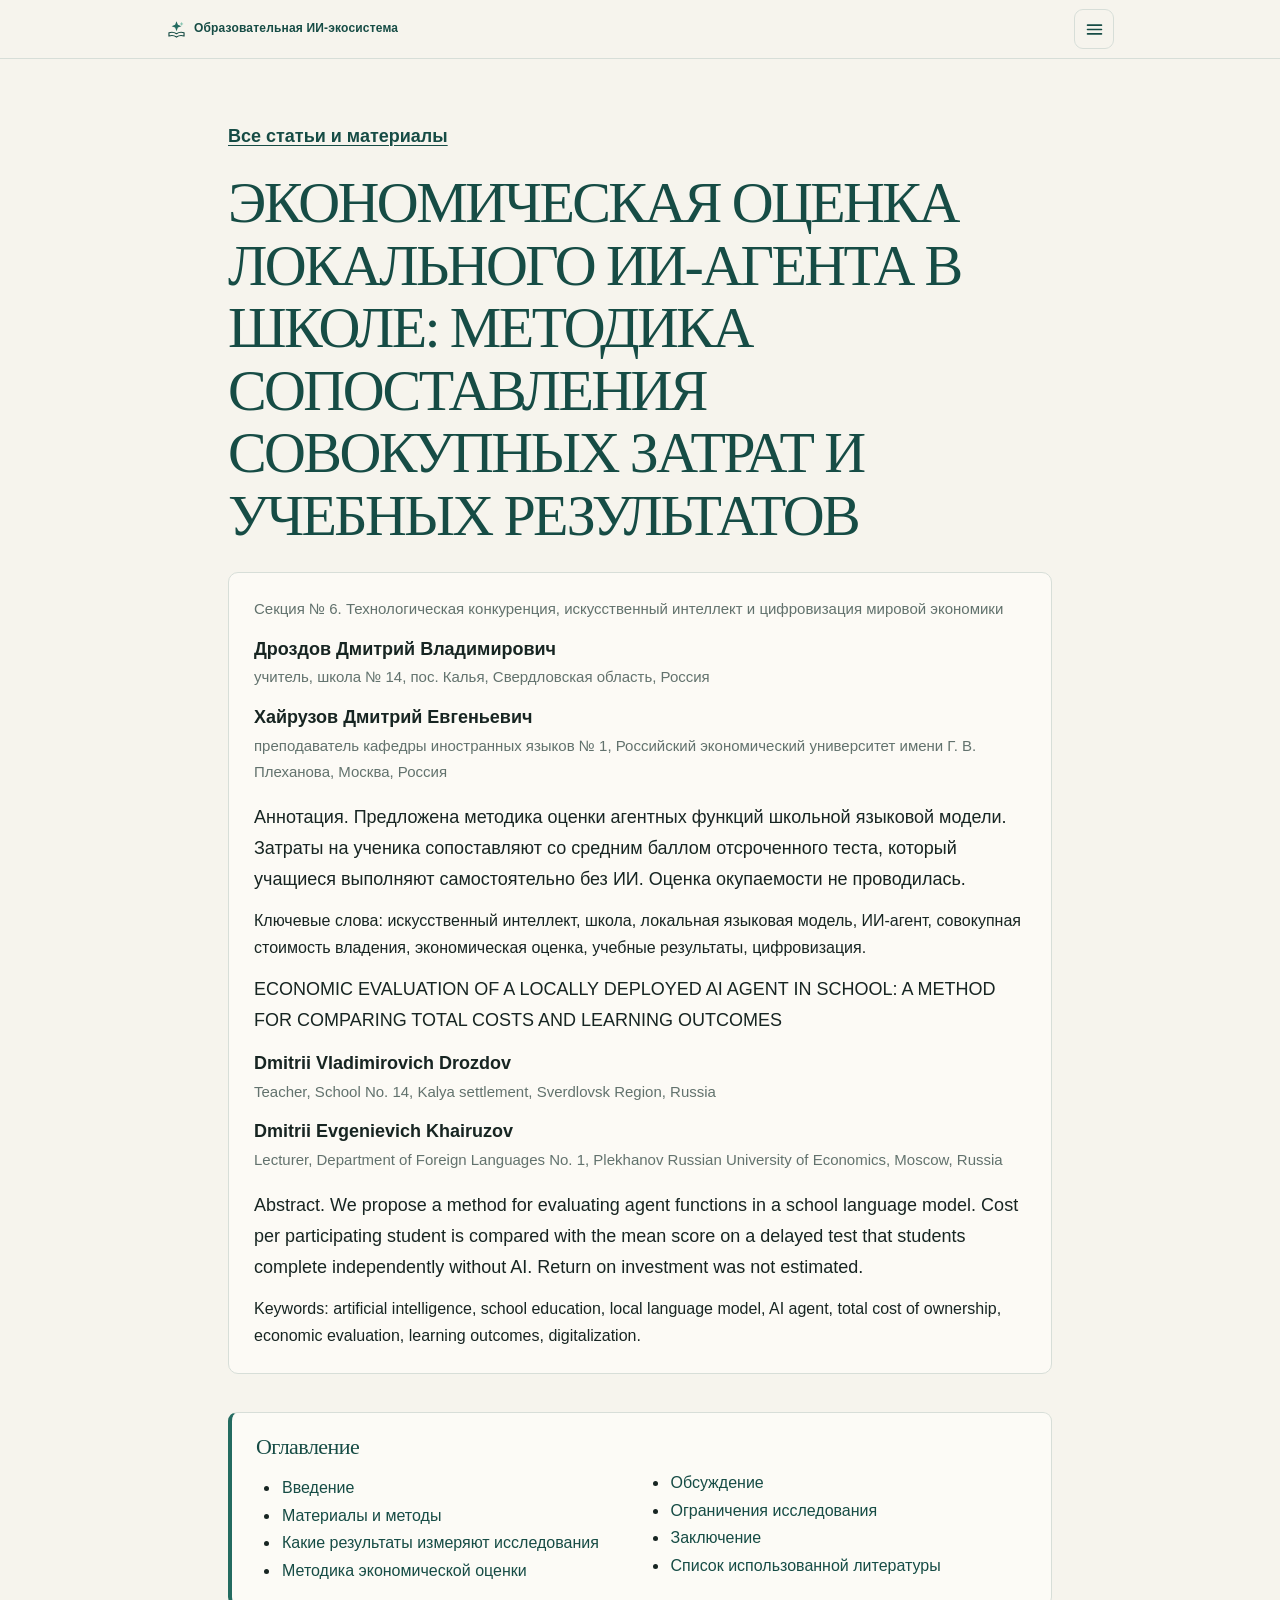
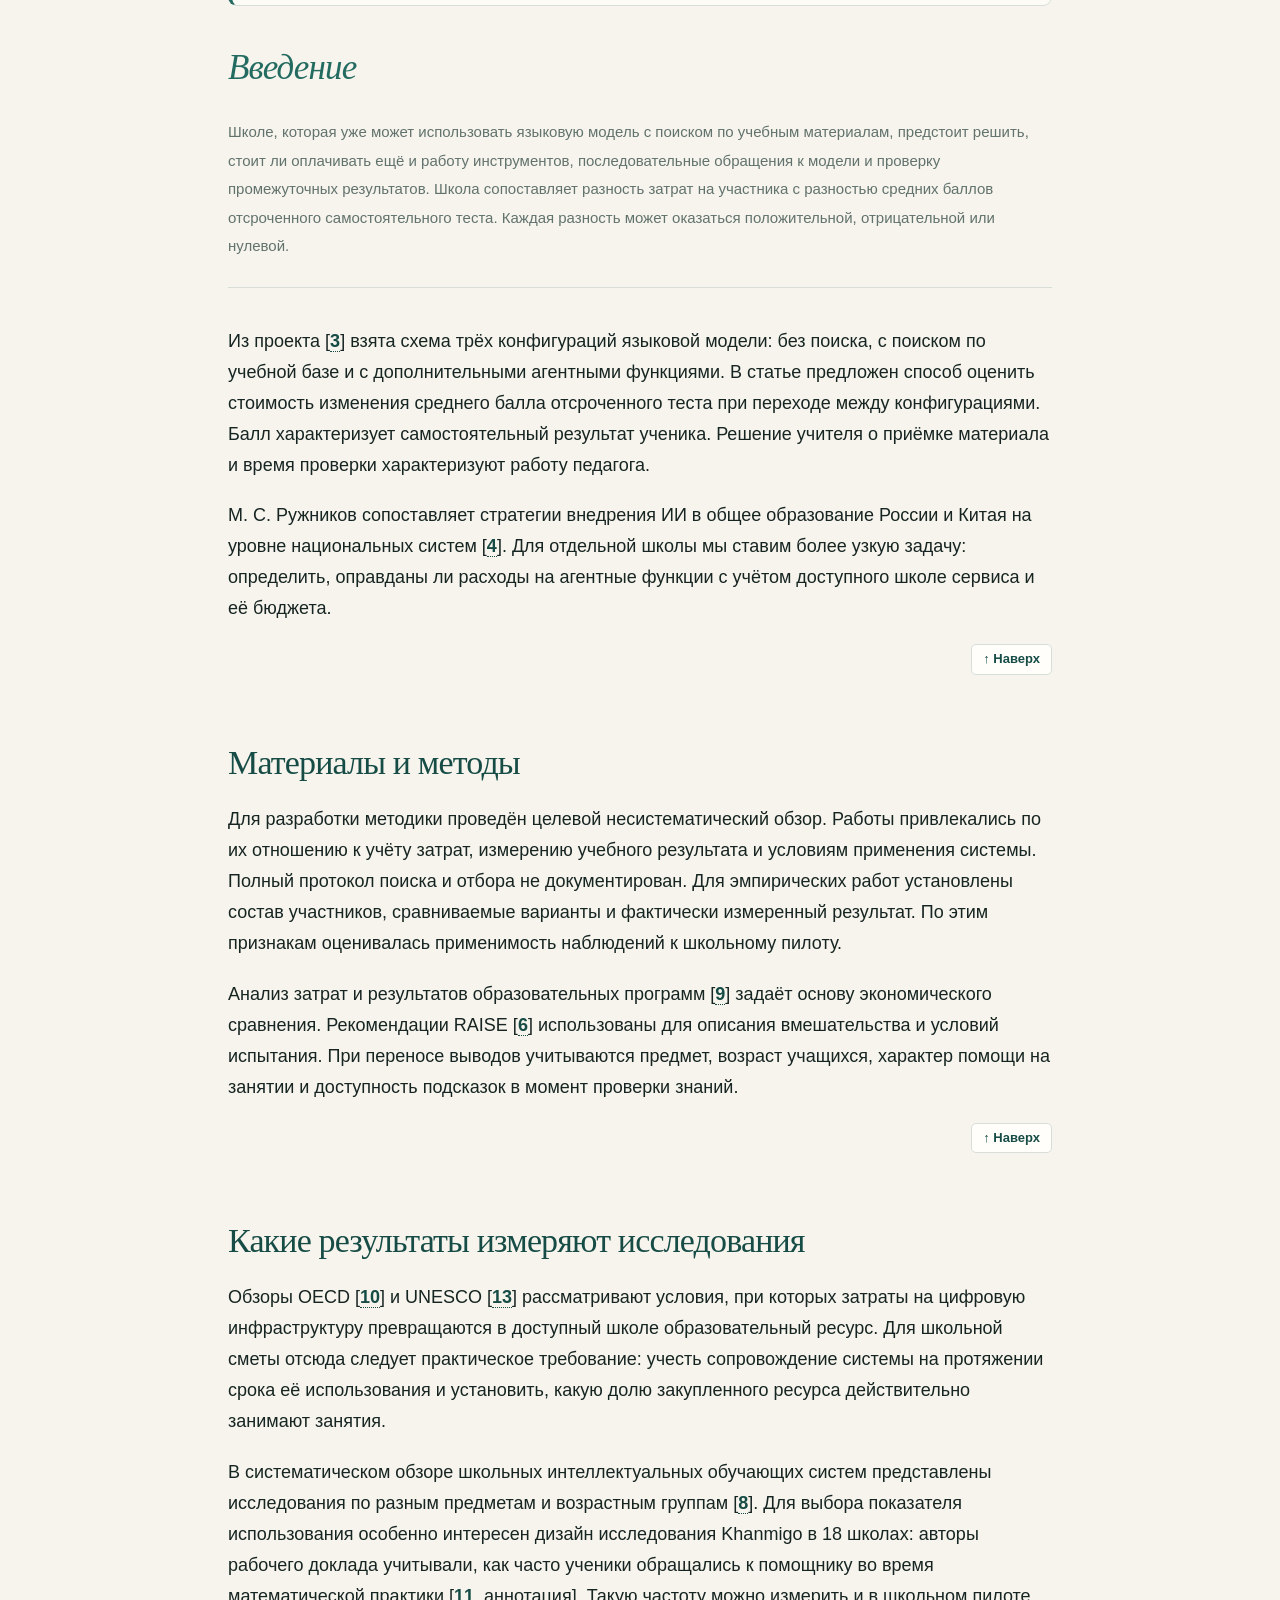
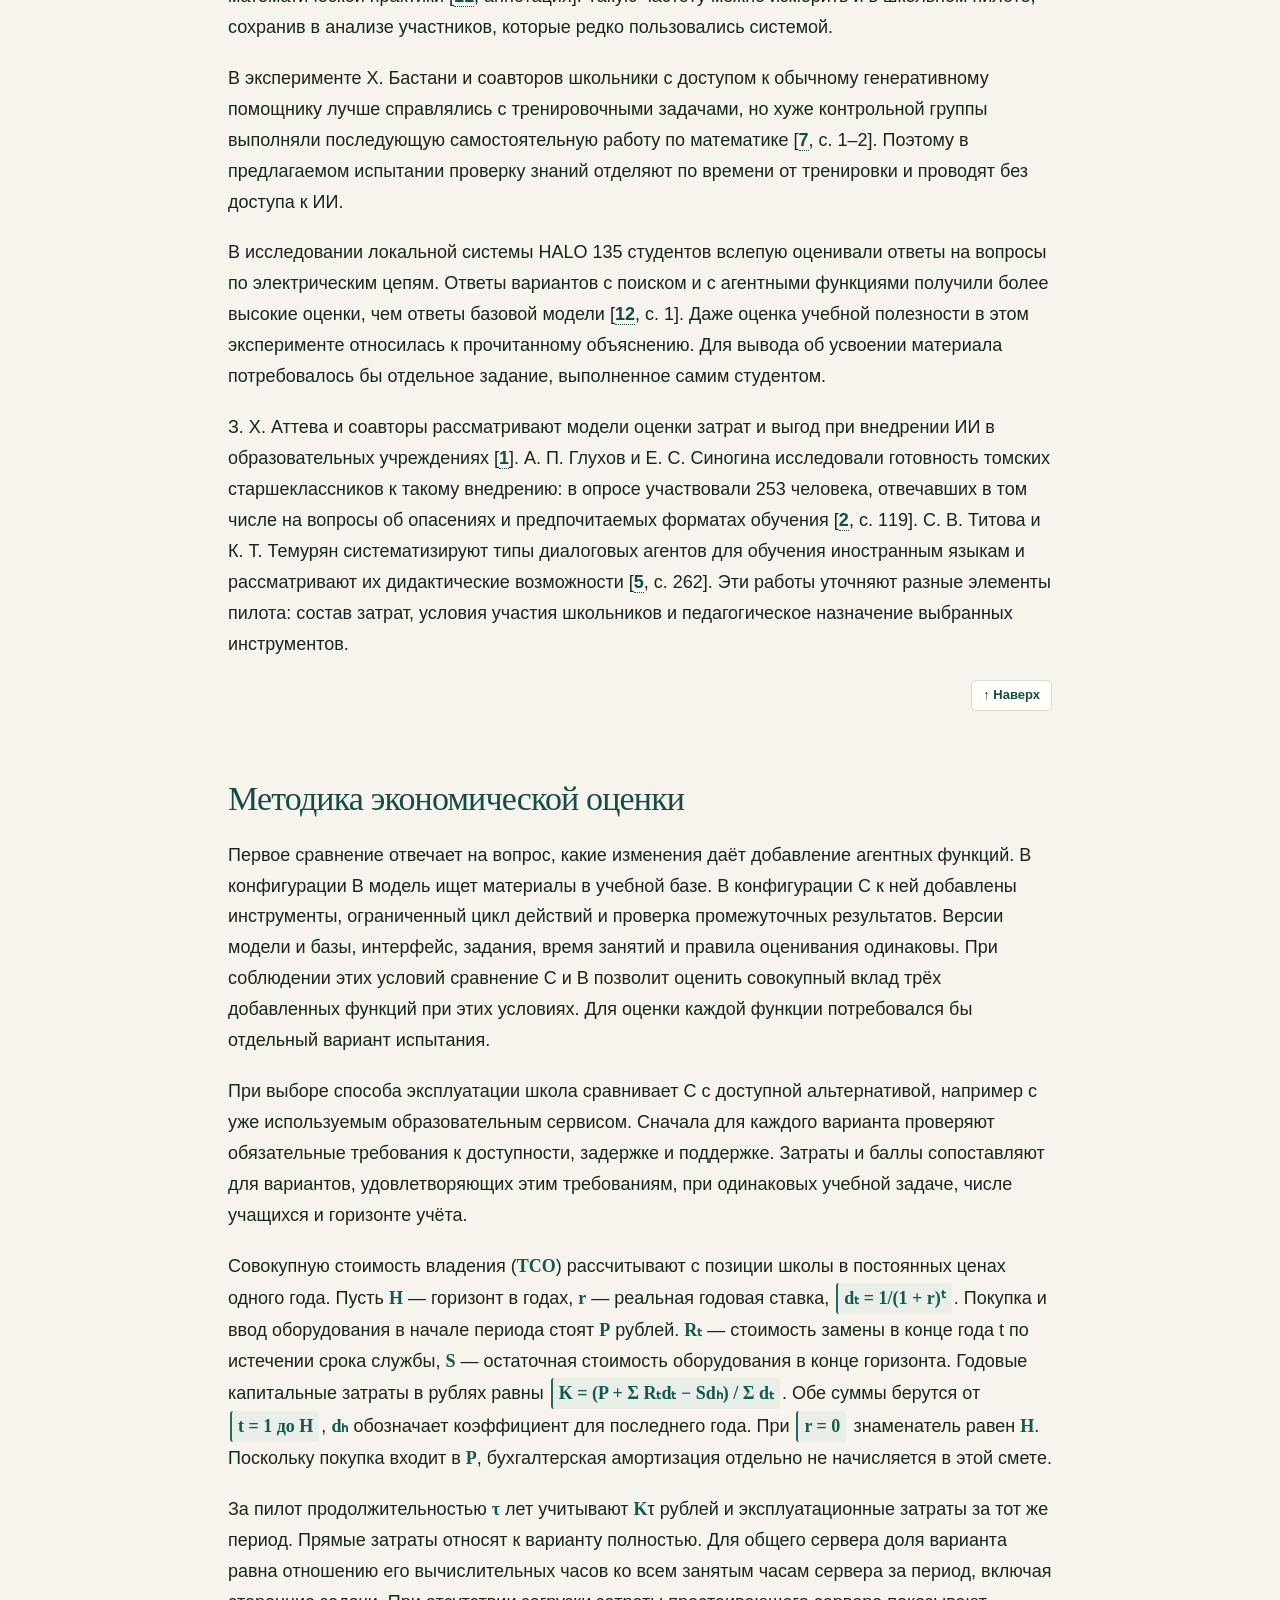
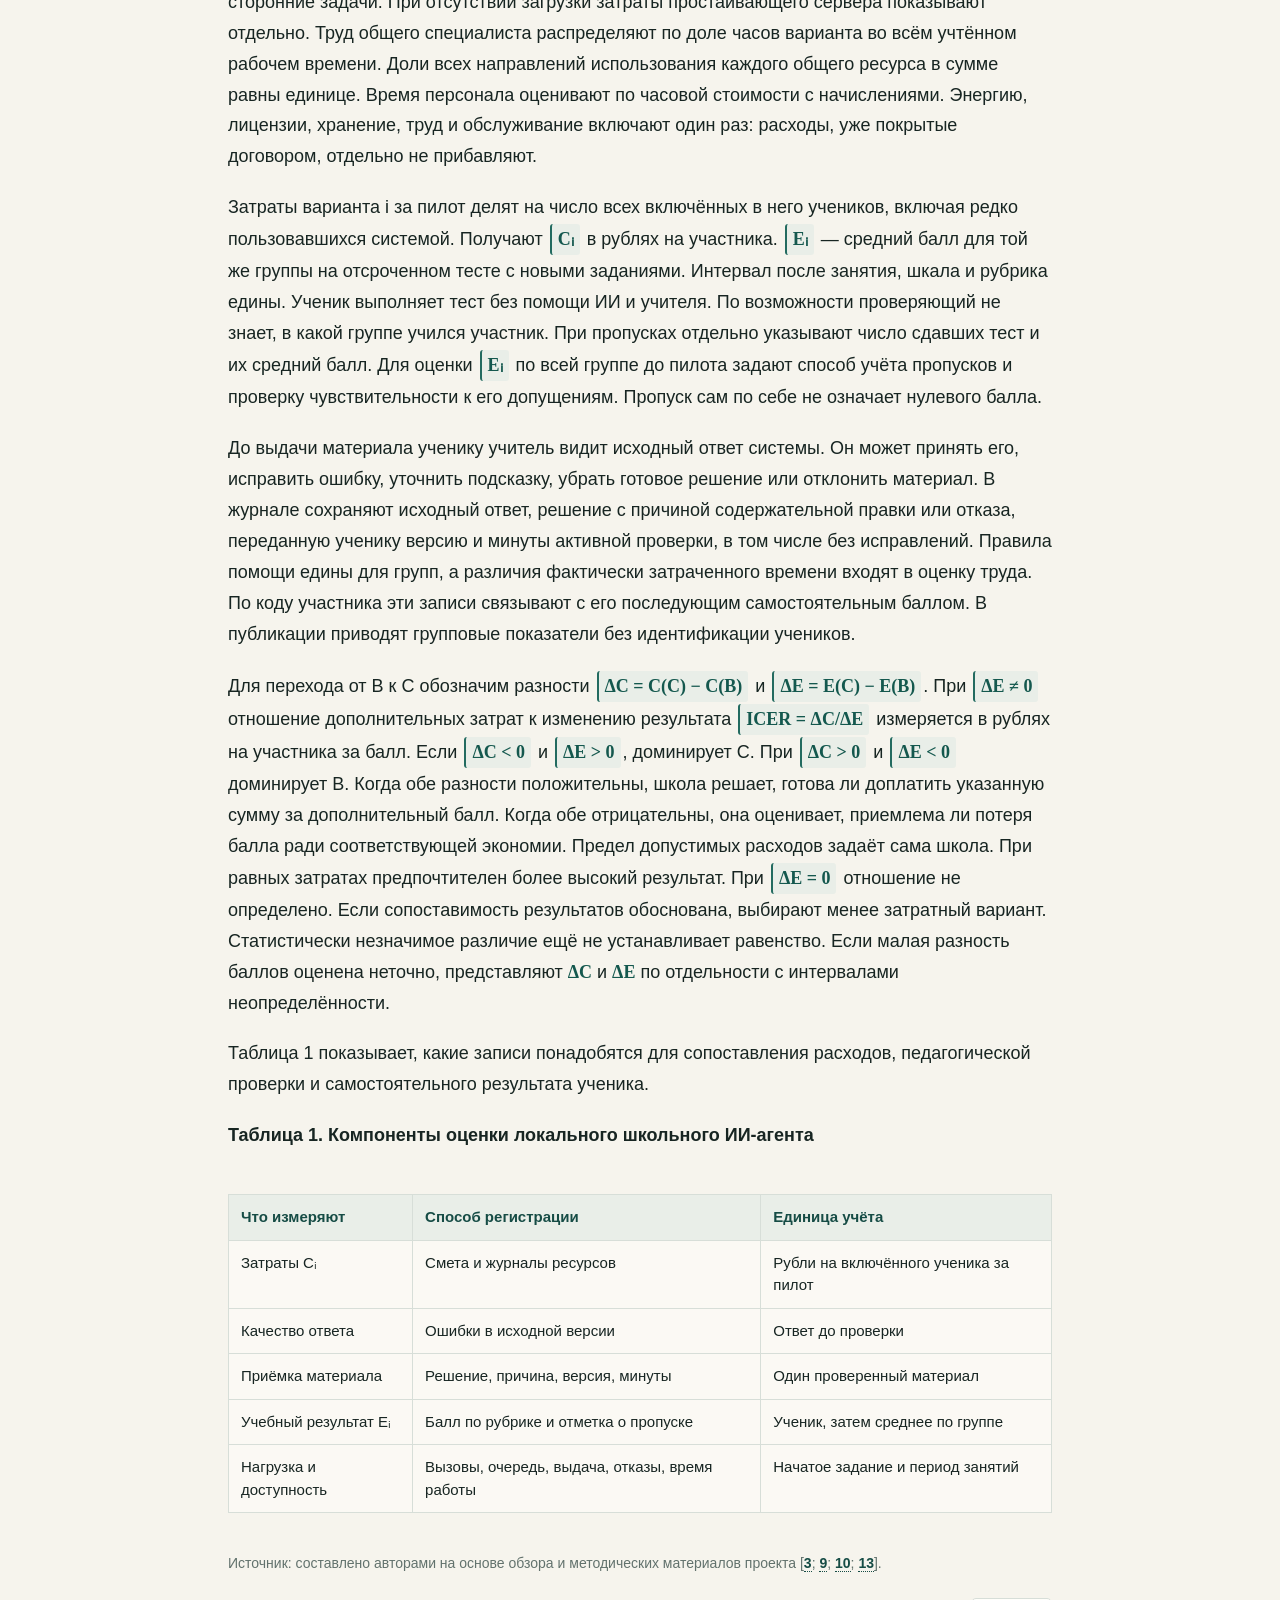
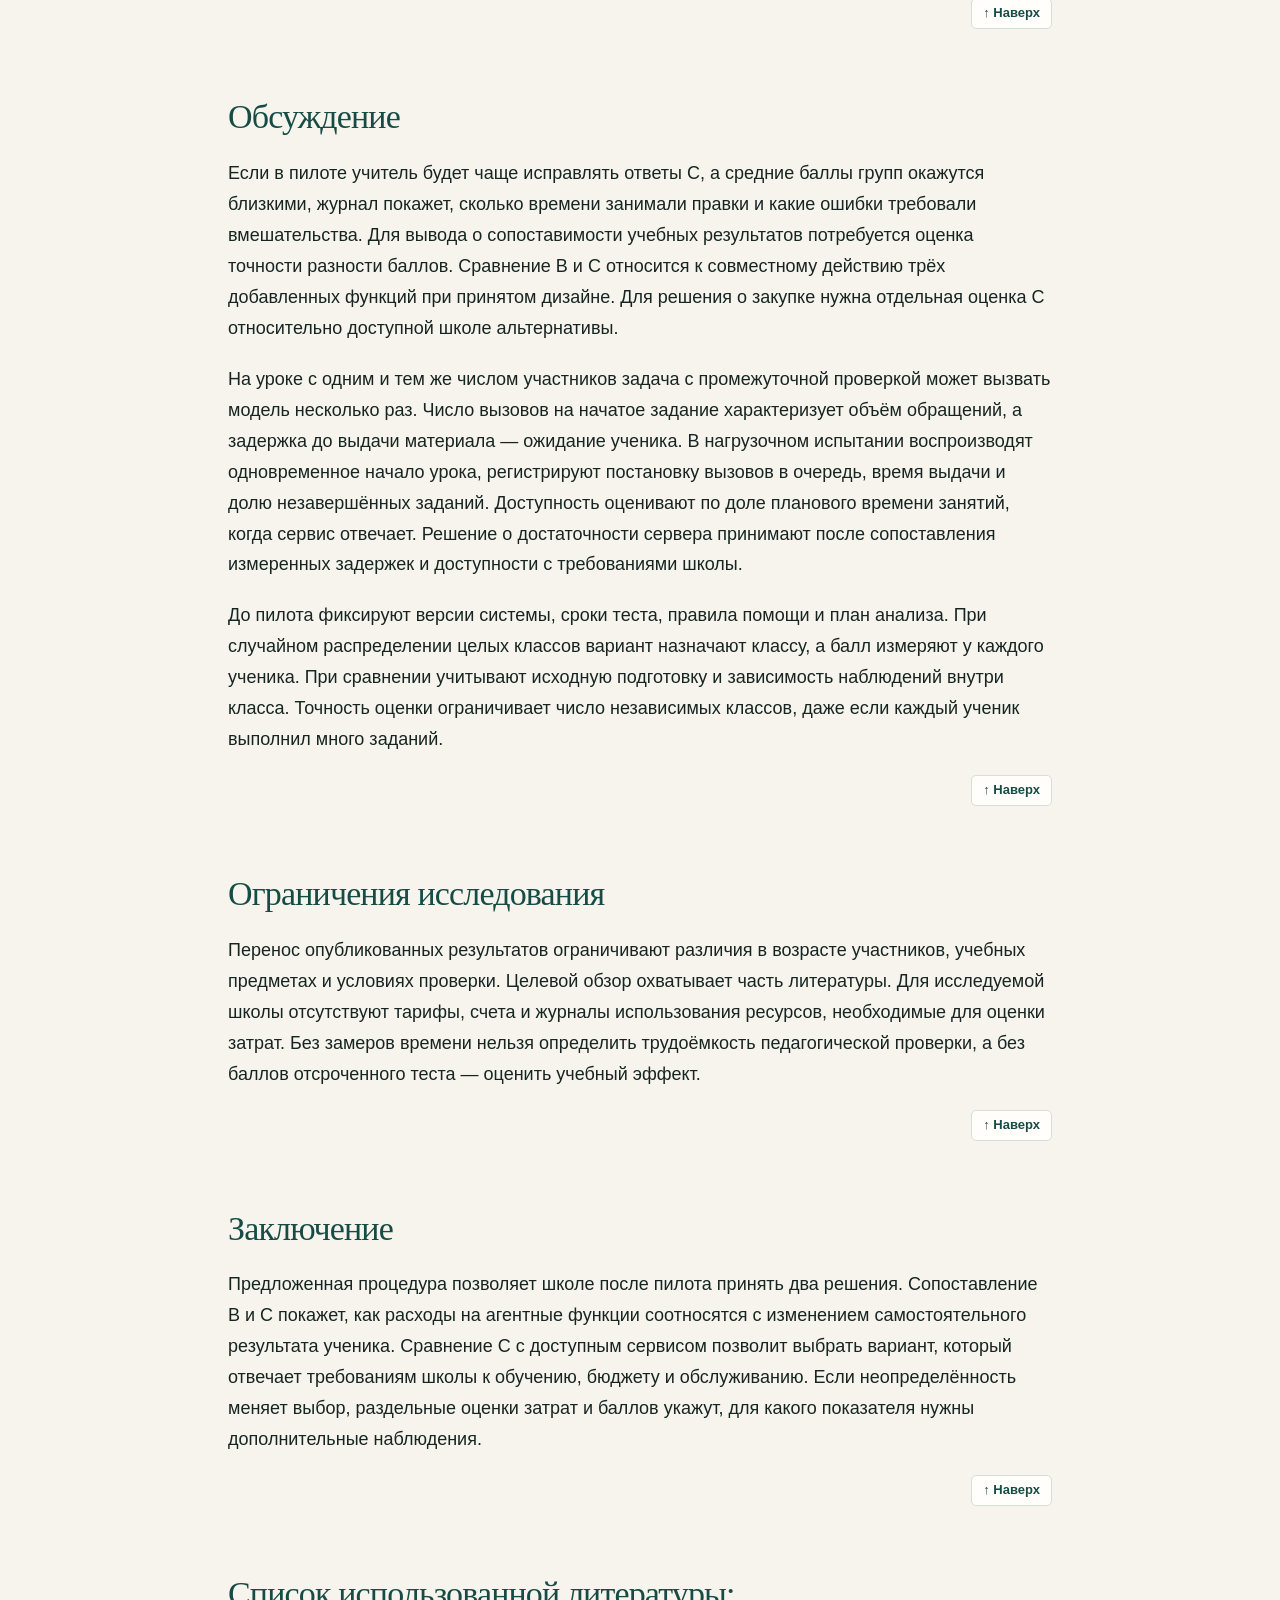
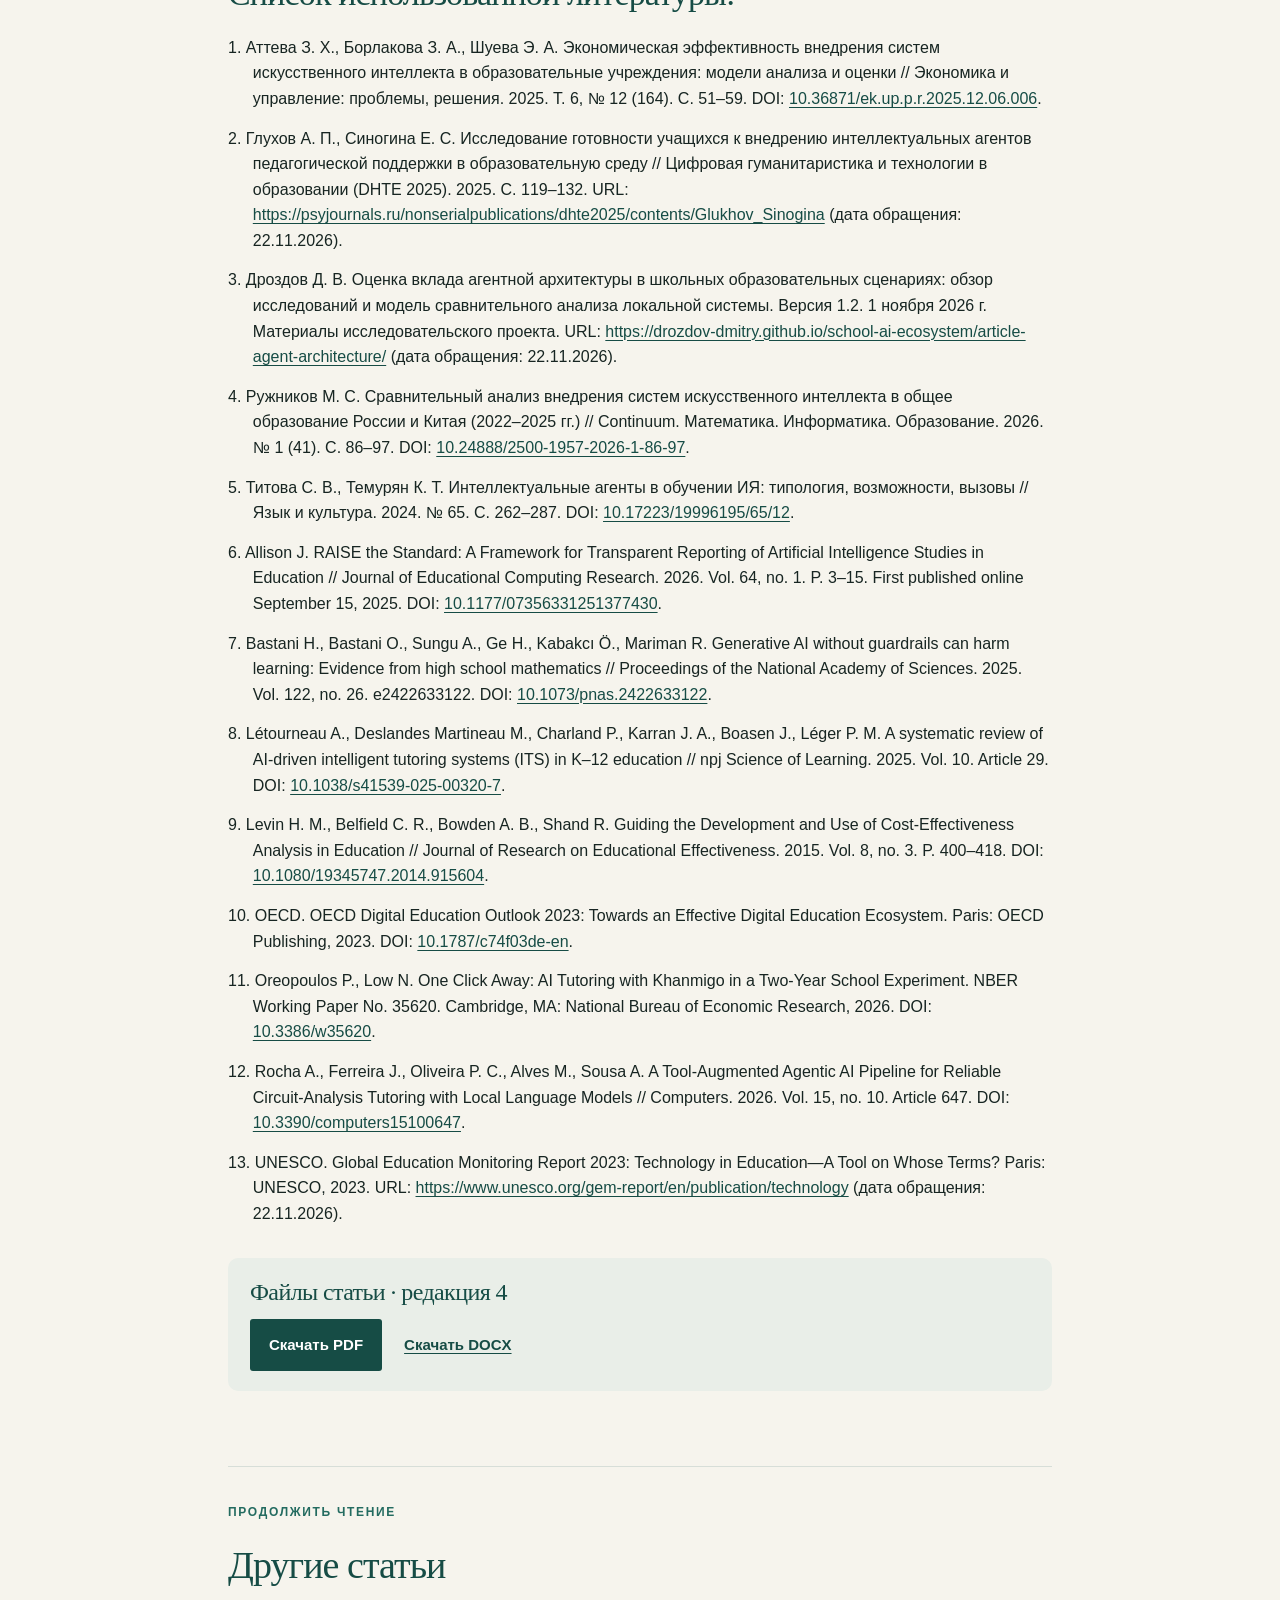
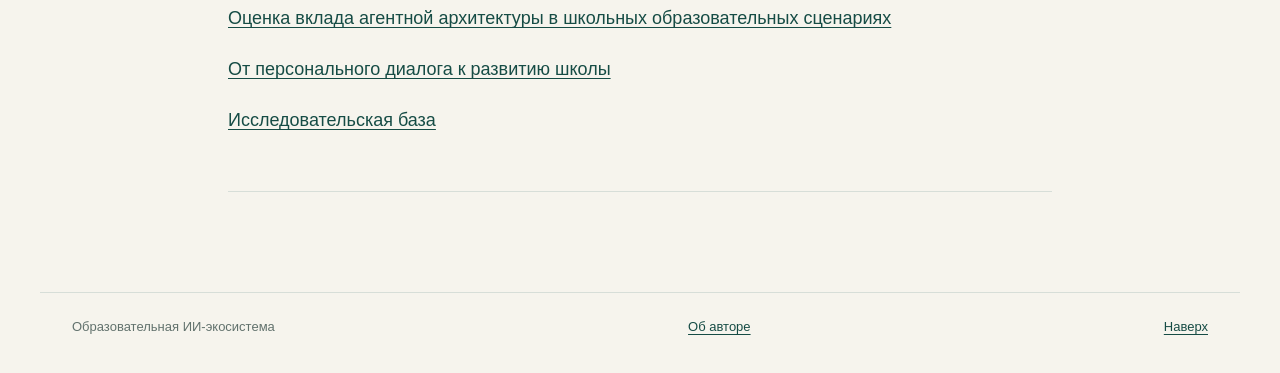
<file: economic-evaluation/index.html>
<!doctype html>
<html lang="ru"><head><meta charset="utf-8"><meta name="viewport" content="width=device-width, initial-scale=1"><meta name="theme-color" content="#f6f4ed"><meta name="description" content="Методика оценки затрат на агентные функции школьной языковой модели и их сопоставления с самостоятельным отсроченным учебным результатом."><meta property="og:type" content="article"><meta property="og:title" content="ЭКОНОМИЧЕСКАЯ ОЦЕНКА ЛОКАЛЬНОГО ИИ-АГЕНТА В ШКОЛЕ: МЕТОДИКА СОПОСТАВЛЕНИЯ СОВОКУПНЫХ ЗАТРАТ И УЧЕБНЫХ РЕЗУЛЬТАТОВ | Образовательная ИИ-экосистема"><meta property="og:description" content="Методика сопоставления совокупных затрат на локального ИИ-агента и учебных результатов в школе."><link rel="canonical" href="https://drozdov-dmitry.github.io/school-ai-ecosystem/economic-evaluation/"><link rel="icon" type="image/svg+xml" href="../images/favicon.svg?v=1"><link rel="stylesheet" href="../css/site.css?v=8"><title>ЭКОНОМИЧЕСКАЯ ОЦЕНКА ЛОКАЛЬНОГО ИИ-АГЕНТА В ШКОЛЕ: МЕТОДИКА СОПОСТАВЛЕНИЯ СОВОКУПНЫХ ЗАТРАТ И УЧЕБНЫХ РЕЗУЛЬТАТОВ · Образовательная ИИ-экосистема</title><style>
.article-meta{margin:20px 0 38px;padding:23px 25px;background:rgba(255,254,250,.65);border:1px solid var(--line);border-radius:10px}.article-meta p{margin:0 0 12px}.article-meta p:last-child{margin-bottom:0}.article-meta .section-tag,.article-meta .affiliation{font-size:15px;color:var(--muted)}.article-meta .author{font-weight:700;margin-bottom:0}.article-meta .abstract{margin-top:17px}.article-meta .keywords{font-size:16px}.translation{padding-top:18px;margin-top:20px;border-top:1px solid var(--line)}.page article>h1{font-size:clamp(34px,5.8vw,58px);line-height:1.08}.page .reference{font-size:16px;line-height:1.6;margin-bottom:14px;padding-left:1.55em;text-indent:-1.55em;overflow-wrap:anywhere}.table-title{font-weight:700;margin-bottom:10px!important}.table-scroll{overflow-x:auto;margin:18px 0 28px}.page table{display:table;min-width:650px;font-size:15px}.page td,.page th{padding:11px 12px}.download-panel{margin-top:32px;padding:20px 22px;background:#e9eee8;border-radius:10px}.download-panel h2{font-size:24px;margin:0 0 12px}.download-panel .actions{margin:0!important}.back-link{margin:0 0 30px}.back-link a{font-weight:600}
@media(max-width:680px){.article-meta{padding:18px}.page .reference{font-size:14px}.page table{font-size:14px}.page .actions{align-items:flex-start;flex-direction:column;gap:12px}}
@media print{.download-panel,.back-link{display:none!important}.article-meta{background:#fff}}
</style></head><body id="top"><header class="site-nav"><div class="nav-inner"><a class="brand" href="../index.html" aria-label="Образовательная ИИ-экосистема — главная"><img class="brand-mark" src="../images/school-ai-mark.svg?v=2" alt="" aria-hidden="true"><span>Образовательная ИИ-экосистема</span></a><nav class="nav-links desktop-nav" aria-label="Основная навигация"></nav><details class="mobile-menu"><summary aria-label="Открыть меню"><svg viewBox="0 0 24 24" aria-hidden="true"><path d="M4 7h16M4 12h16M4 17h16"/></svg></summary><nav class="mobile-menu-panel" aria-label="Навигация по сайту"><a href="../article-agent-architecture/">Агентная архитектура в школе</a><a href="../research/">Исследовательская база</a><a href="https://drozdov-dmitry.github.io/">Об авторе</a><a href="../article-ltg/">От диалога к развитию школы</a><a href="../economic-evaluation/" aria-current="page">Экономика школьного ИИ</a></nav></details></div></header><main class="page"><p class="back-link"><a href="../index.html">Все статьи и материалы</a></p><article><h1>ЭКОНОМИЧЕСКАЯ ОЦЕНКА ЛОКАЛЬНОГО ИИ-АГЕНТА В ШКОЛЕ: МЕТОДИКА СОПОСТАВЛЕНИЯ СОВОКУПНЫХ ЗАТРАТ И УЧЕБНЫХ РЕЗУЛЬТАТОВ</h1><div class="article-meta"><p class="section-tag">Секция № 6. Технологическая конкуренция, искусственный интеллект и цифровизация мировой экономики</p><p class="author">Дроздов Дмитрий Владимирович</p><p class="affiliation">учитель, школа № 14, пос. Калья, Свердловская область, Россия</p><p class="author">Хайрузов Дмитрий Евгеньевич</p><p class="affiliation">преподаватель кафедры иностранных языков № 1, Российский экономический университет имени Г. В. Плеханова, Москва, Россия</p><p class="abstract">Аннотация. Предложена методика оценки агентных функций школьной языковой модели. Затраты на ученика сопоставляют со средним баллом отсроченного теста, который учащиеся выполняют самостоятельно без ИИ. Оценка окупаемости не проводилась.</p><p class="keywords">Ключевые слова: искусственный интеллект, школа, локальная языковая модель, ИИ-агент, совокупная стоимость владения, экономическая оценка, учебные результаты, цифровизация.</p><p>ECONOMIC EVALUATION OF A LOCALLY DEPLOYED AI AGENT IN SCHOOL: A METHOD FOR COMPARING TOTAL COSTS AND LEARNING OUTCOMES</p><p class="author">Dmitrii Vladimirovich Drozdov</p><p class="affiliation">Teacher, School No. 14, Kalya settlement, Sverdlovsk Region, Russia</p><p class="author">Dmitrii Evgenievich Khairuzov</p><p class="affiliation">Lecturer, Department of Foreign Languages No. 1, Plekhanov Russian University of Economics, Moscow, Russia</p><p class="abstract">Abstract. We propose a method for evaluating agent functions in a school language model. Cost per participating student is compared with the mean score on a delayed test that students complete independently without AI. Return on investment was not estimated.</p><p class="keywords">Keywords: artificial intelligence, school education, local language model, AI agent, total cost of ownership, economic evaluation, learning outcomes, digitalization.</p></div><nav id="toc" class="article-toc" aria-label="Оглавление"><h2>Оглавление</h2><ul><li><a href="#introduction">Введение</a></li><li><a href="#materials-methods">Материалы и методы</a></li><li><a href="#research-results">Какие результаты измеряют исследования</a></li><li><a href="#economic-method">Методика экономической оценки</a></li><li><a href="#discussion">Обсуждение</a></li><li><a href="#limitations">Ограничения исследования</a></li><li><a href="#conclusion">Заключение</a></li><li><a href="#references">Список использованной литературы</a></li></ul></nav>
<h2 id="introduction">Введение</h2><p>Школе, которая уже может использовать языковую модель с поиском по учебным материалам, предстоит решить, стоит ли оплачивать ещё и работу инструментов, последовательные обращения к модели и проверку промежуточных результатов. Школа сопоставляет разность затрат на участника с разностью средних баллов отсроченного самостоятельного теста. Каждая разность может оказаться положительной, отрицательной или нулевой.</p><p>Из проекта [<a class="citation-link" href="#ref-3">3</a>] взята схема трёх конфигураций языковой модели: без поиска, с поиском по учебной базе и с дополнительными агентными функциями. В статье предложен способ оценить стоимость изменения среднего балла отсроченного теста при переходе между конфигурациями. Балл характеризует самостоятельный результат ученика. Решение учителя о приёмке материала и время проверки характеризуют работу педагога.</p><p>М. С. Ружников сопоставляет стратегии внедрения ИИ в общее образование России и Китая на уровне национальных систем [<a class="citation-link" href="#ref-4">4</a>]. Для отдельной школы мы ставим более узкую задачу: определить, оправданы ли расходы на агентные функции с учётом доступного школе сервиса и её бюджета.</p><p class="chapter-up"><a href="#top">↑ Наверх</a></p>
<h2 id="materials-methods">Материалы и методы</h2><p>Для разработки методики проведён целевой несистематический обзор. Работы привлекались по их отношению к учёту затрат, измерению учебного результата и условиям применения системы. Полный протокол поиска и отбора не документирован. Для эмпирических работ установлены состав участников, сравниваемые варианты и фактически измеренный результат. По этим признакам оценивалась применимость наблюдений к школьному пилоту.</p><p>Анализ затрат и результатов образовательных программ [<a class="citation-link" href="#ref-9">9</a>] задаёт основу экономического сравнения. Рекомендации RAISE [<a class="citation-link" href="#ref-6">6</a>] использованы для описания вмешательства и условий испытания. При переносе выводов учитываются предмет, возраст учащихся, характер помощи на занятии и доступность подсказок в момент проверки знаний.</p><p class="chapter-up"><a href="#top">↑ Наверх</a></p>
<h2 id="research-results">Какие результаты измеряют исследования</h2><p>Обзоры OECD [<a class="citation-link" href="#ref-10">10</a>] и UNESCO [<a class="citation-link" href="#ref-13">13</a>] рассматривают условия, при которых затраты на цифровую инфраструктуру превращаются в доступный школе образовательный ресурс. Для школьной сметы отсюда следует практическое требование: учесть сопровождение системы на протяжении срока её использования и установить, какую долю закупленного ресурса действительно занимают занятия.</p><p>В систематическом обзоре школьных интеллектуальных обучающих систем представлены исследования по разным предметам и возрастным группам [<a class="citation-link" href="#ref-8">8</a>]. Для выбора показателя использования особенно интересен дизайн исследования Khanmigo в 18 школах: авторы рабочего доклада учитывали, как часто ученики обращались к помощнику во время математической практики [<a class="citation-link" href="#ref-11">11</a>, аннотация]. Такую частоту можно измерить и в школьном пилоте, сохранив в анализе участников, которые редко пользовались системой.</p><p>В эксперименте Х. Бастани и соавторов школьники с доступом к обычному генеративному помощнику лучше справлялись с тренировочными задачами, но хуже контрольной группы выполняли последующую самостоятельную работу по математике [<a class="citation-link" href="#ref-7">7</a>, с. 1–2]. Поэтому в предлагаемом испытании проверку знаний отделяют по времени от тренировки и проводят без доступа к ИИ.</p><p>В исследовании локальной системы HALO 135 студентов вслепую оценивали ответы на вопросы по электрическим цепям. Ответы вариантов с поиском и с агентными функциями получили более высокие оценки, чем ответы базовой модели [<a class="citation-link" href="#ref-12">12</a>, с. 1]. Даже оценка учебной полезности в этом эксперименте относилась к прочитанному объяснению. Для вывода об усвоении материала потребовалось бы отдельное задание, выполненное самим студентом.</p><p>З. Х. Аттева и соавторы рассматривают модели оценки затрат и выгод при внедрении ИИ в образовательных учреждениях [<a class="citation-link" href="#ref-1">1</a>]. А. П. Глухов и Е. С. Синогина исследовали готовность томских старшеклассников к такому внедрению: в опросе участвовали 253 человека, отвечавших в том числе на вопросы об опасениях и предпочитаемых форматах обучения [<a class="citation-link" href="#ref-2">2</a>, с. 119]. С. В. Титова и К. Т. Темурян систематизируют типы диалоговых агентов для обучения иностранным языкам и рассматривают их дидактические возможности [<a class="citation-link" href="#ref-5">5</a>, с. 262]. Эти работы уточняют разные элементы пилота: состав затрат, условия участия школьников и педагогическое назначение выбранных инструментов.</p><p class="chapter-up"><a href="#top">↑ Наверх</a></p>
<h2 id="economic-method">Методика экономической оценки</h2><p>Первое сравнение отвечает на вопрос, какие изменения даёт добавление агентных функций. В конфигурации B модель ищет материалы в учебной базе. В конфигурации C к ней добавлены инструменты, ограниченный цикл действий и проверка промежуточных результатов. Версии модели и базы, интерфейс, задания, время занятий и правила оценивания одинаковы. При соблюдении этих условий сравнение C и B позволит оценить совокупный вклад трёх добавленных функций при этих условиях. Для оценки каждой функции потребовался бы отдельный вариант испытания.</p><p>При выборе способа эксплуатации школа сравнивает C с доступной альтернативой, например с уже используемым образовательным сервисом. Сначала для каждого варианта проверяют обязательные требования к доступности, задержке и поддержке. Затраты и баллы сопоставляют для вариантов, удовлетворяющих этим требованиям, при одинаковых учебной задаче, числе учащихся и горизонте учёта.</p><p>Совокупную стоимость владения (<span class="math-symbol">TCO</span>) рассчитывают с позиции школы в постоянных ценах одного года. Пусть <span class="math-symbol">H</span> — горизонт в годах, <span class="math-symbol">r</span> — реальная годовая ставка, <span class="math-expression">dₜ = 1/(1 + r)ᵗ</span>. Покупка и ввод оборудования в начале периода стоят <span class="math-symbol">P</span> рублей. <span class="math-symbol">Rₜ</span> — стоимость замены в конце года t по истечении срока службы, <span class="math-symbol">S</span> — остаточная стоимость оборудования в конце горизонта. Годовые капитальные затраты в рублях равны <span class="math-expression">K = (P + Σ Rₜdₜ − Sdₕ) / Σ dₜ</span>. Обе суммы берутся от <span class="math-expression">t = 1 до H</span>, <span class="math-symbol">dₕ</span> обозначает коэффициент для последнего года. При <span class="math-expression">r = 0</span> знаменатель равен <span class="math-symbol">H</span>. Поскольку покупка входит в <span class="math-symbol">P</span>, бухгалтерская амортизация отдельно не начисляется в этой смете.</p><p>За пилот продолжительностью <span class="math-symbol">τ</span> лет учитывают <span class="math-symbol">K</span>τ рублей и эксплуатационные затраты за тот же период. Прямые затраты относят к варианту полностью. Для общего сервера доля варианта равна отношению его вычислительных часов ко всем занятым часам сервера за период, включая сторонние задачи. При отсутствии загрузки затраты простаивающего сервера показывают отдельно. Труд общего специалиста распределяют по доле часов варианта во всём учтённом рабочем времени. Доли всех направлений использования каждого общего ресурса в сумме равны единице. Время персонала оценивают по часовой стоимости с начислениями. Энергию, лицензии, хранение, труд и обслуживание включают один раз: расходы, уже покрытые договором, отдельно не прибавляют.</p><p>Затраты варианта i за пилот делят на число всех включённых в него учеников, включая редко пользовавшихся системой. Получают <span class="math-expression">Cᵢ</span> в рублях на участника. <span class="math-expression">Eᵢ</span> — средний балл для той же группы на отсроченном тесте с новыми заданиями. Интервал после занятия, шкала и рубрика едины. Ученик выполняет тест без помощи ИИ и учителя. По возможности проверяющий не знает, в какой группе учился участник. При пропусках отдельно указывают число сдавших тест и их средний балл. Для оценки <span class="math-expression">Eᵢ</span> по всей группе до пилота задают способ учёта пропусков и проверку чувствительности к его допущениям. Пропуск сам по себе не означает нулевого балла.</p><p>До выдачи материала ученику учитель видит исходный ответ системы. Он может принять его, исправить ошибку, уточнить подсказку, убрать готовое решение или отклонить материал. В журнале сохраняют исходный ответ, решение с причиной содержательной правки или отказа, переданную ученику версию и минуты активной проверки, в том числе без исправлений. Правила помощи едины для групп, а различия фактически затраченного времени входят в оценку труда. По коду участника эти записи связывают с его последующим самостоятельным баллом. В публикации приводят групповые показатели без идентификации учеников.</p><p>Для перехода от B к C обозначим разности <span class="math-expression">ΔC = C(C) − C(B)</span> и <span class="math-expression">ΔE = E(C) − E(B)</span>. При <span class="math-expression">ΔE ≠ 0</span> отношение дополнительных затрат к изменению результата <span class="math-expression">ICER = ΔC/ΔE</span> измеряется в рублях на участника за балл. Если <span class="math-expression">ΔC &lt; 0</span> и <span class="math-expression">ΔE &gt; 0</span>, доминирует C. При <span class="math-expression">ΔC &gt; 0</span> и <span class="math-expression">ΔE &lt; 0</span> доминирует B. Когда обе разности положительны, школа решает, готова ли доплатить указанную сумму за дополнительный балл. Когда обе отрицательны, она оценивает, приемлема ли потеря балла ради соответствующей экономии. Предел допустимых расходов задаёт сама школа. При равных затратах предпочтителен более высокий результат. При <span class="math-expression">ΔE = 0</span> отношение не определено. Если сопоставимость результатов обоснована, выбирают менее затратный вариант. Статистически незначимое различие ещё не устанавливает равенство. Если малая разность баллов оценена неточно, представляют <span class="math-symbol">ΔC</span> и <span class="math-symbol">ΔE</span> по отдельности с интервалами неопределённости.</p><p>Таблица 1 показывает, какие записи понадобятся для сопоставления расходов, педагогической проверки и самостоятельного результата ученика.</p><p class="table-title">Таблица 1. Компоненты оценки локального школьного ИИ-агента</p><div class="table-scroll"><table aria-label="Показатели оценки затрат и результатов"><tbody><tr><th>Что измеряют</th><th>Способ регистрации</th><th>Единица учёта</th></tr><tr><td>Затраты Cᵢ</td><td>Смета и журналы ресурсов</td><td>Рубли на включённого ученика за пилот</td></tr><tr><td>Качество ответа</td><td>Ошибки в исходной версии</td><td>Ответ до проверки</td></tr><tr><td>Приёмка материала</td><td>Решение, причина, версия, минуты</td><td>Один проверенный материал</td></tr><tr><td>Учебный результат Eᵢ</td><td>Балл по рубрике и отметка о пропуске</td><td>Ученик, затем среднее по группе</td></tr><tr><td>Нагрузка и доступность</td><td>Вызовы, очередь, выдача, отказы, время работы</td><td>Начатое задание и период занятий</td></tr></tbody></table></div><p class="table-note">Источник: составлено авторами на основе обзора и методических материалов проекта [<a class="citation-link" href="#ref-3">3</a>; <a class="citation-link" href="#ref-9">9</a>; <a class="citation-link" href="#ref-10">10</a>; <a class="citation-link" href="#ref-13">13</a>].</p><p class="chapter-up"><a href="#top">↑ Наверх</a></p>
<h2 id="discussion">Обсуждение</h2><p>Если в пилоте учитель будет чаще исправлять ответы C, а средние баллы групп окажутся близкими, журнал покажет, сколько времени занимали правки и какие ошибки требовали вмешательства. Для вывода о сопоставимости учебных результатов потребуется оценка точности разности баллов. Сравнение B и C относится к совместному действию трёх добавленных функций при принятом дизайне. Для решения о закупке нужна отдельная оценка C относительно доступной школе альтернативы.</p><p>На уроке с одним и тем же числом участников задача с промежуточной проверкой может вызвать модель несколько раз. Число вызовов на начатое задание характеризует объём обращений, а задержка до выдачи материала — ожидание ученика. В нагрузочном испытании воспроизводят одновременное начало урока, регистрируют постановку вызовов в очередь, время выдачи и долю незавершённых заданий. Доступность оценивают по доле планового времени занятий, когда сервис отвечает. Решение о достаточности сервера принимают после сопоставления измеренных задержек и доступности с требованиями школы.</p><p>До пилота фиксируют версии системы, сроки теста, правила помощи и план анализа. При случайном распределении целых классов вариант назначают классу, а балл измеряют у каждого ученика. При сравнении учитывают исходную подготовку и зависимость наблюдений внутри класса. Точность оценки ограничивает число независимых классов, даже если каждый ученик выполнил много заданий.</p><p class="chapter-up"><a href="#top">↑ Наверх</a></p>
<h2 id="limitations">Ограничения исследования</h2><p>Перенос опубликованных результатов ограничивают различия в возрасте участников, учебных предметах и условиях проверки. Целевой обзор охватывает часть литературы. Для исследуемой школы отсутствуют тарифы, счета и журналы использования ресурсов, необходимые для оценки затрат. Без замеров времени нельзя определить трудоёмкость педагогической проверки, а без баллов отсроченного теста — оценить учебный эффект.</p><p class="chapter-up"><a href="#top">↑ Наверх</a></p>
<h2 id="conclusion">Заключение</h2><p>Предложенная процедура позволяет школе после пилота принять два решения. Сопоставление B и C покажет, как расходы на агентные функции соотносятся с изменением самостоятельного результата ученика. Сравнение C с доступным сервисом позволит выбрать вариант, который отвечает требованиям школы к обучению, бюджету и обслуживанию. Если неопределённость меняет выбор, раздельные оценки затрат и баллов укажут, для какого показателя нужны дополнительные наблюдения.</p><p class="chapter-up"><a href="#top">↑ Наверх</a></p>
<h2 id="references">Список использованной литературы:</h2><p class="reference" id="ref-1">1. Аттева З. Х., Борлакова З. А., Шуева Э. А. Экономическая эффективность внедрения систем искусственного интеллекта в образовательные учреждения: модели анализа и оценки // Экономика и управление: проблемы, решения. 2025. Т. 6, № 12 (164). С. 51–59. DOI: <a href="https://doi.org/10.36871/ek.up.p.r.2025.12.06.006">10.36871/ek.up.p.r.2025.12.06.006</a>.</p><p class="reference" id="ref-2">2. Глухов А. П., Синогина Е. С. Исследование готовности учащихся к внедрению интеллектуальных агентов педагогической поддержки в образовательную среду // Цифровая гуманитаристика и технологии в образовании (DHTE 2025). 2025. С. 119–132. URL: <a href="https://psyjournals.ru/nonserialpublications/dhte2025/contents/Glukhov_Sinogina">https://psyjournals.ru/nonserialpublications/dhte2025/contents/Glukhov_Sinogina</a> (дата обращения: 22.11.2026).</p><p class="reference" id="ref-3">3. Дроздов Д. В. Оценка вклада агентной архитектуры в школьных образовательных сценариях: обзор исследований и модель сравнительного анализа локальной системы. Версия 1.2. 1 ноября 2026 г. Материалы исследовательского проекта. URL: <a href="https://drozdov-dmitry.github.io/school-ai-ecosystem/article-agent-architecture/">https://drozdov-dmitry.github.io/school-ai-ecosystem/article-agent-architecture/</a> (дата обращения: 22.11.2026).</p><p class="reference" id="ref-4">4. Ружников М. С. Сравнительный анализ внедрения систем искусственного интеллекта в общее образование России и Китая (2022–2025 гг.) // Continuum. Математика. Информатика. Образование. 2026. № 1 (41). С. 86–97. DOI: <a href="https://doi.org/10.24888/2500-1957-2026-1-86-97">10.24888/2500-1957-2026-1-86-97</a>.</p><p class="reference" id="ref-5">5. Титова С. В., Темурян К. Т. Интеллектуальные агенты в обучении ИЯ: типология, возможности, вызовы // Язык и культура. 2024. № 65. С. 262–287. DOI: <a href="https://doi.org/10.17223/19996195/65/12">10.17223/19996195/65/12</a>.</p><p class="reference" id="ref-6">6. Allison J. RAISE the Standard: A Framework for Transparent Reporting of Artificial Intelligence Studies in Education // Journal of Educational Computing Research. 2026. Vol. 64, no. 1. P. 3–15. First published online September 15, 2025. DOI: <a href="https://doi.org/10.1177/07356331251377430">10.1177/07356331251377430</a>.</p><p class="reference" id="ref-7">7. Bastani H., Bastani O., Sungu A., Ge H., Kabakcı Ö., Mariman R. Generative AI without guardrails can harm learning: Evidence from high school mathematics // Proceedings of the National Academy of Sciences. 2025. Vol. 122, no. 26. e2422633122. DOI: <a href="https://doi.org/10.1073/pnas.2422633122">10.1073/pnas.2422633122</a>.</p><p class="reference" id="ref-8">8. Létourneau A., Deslandes Martineau M., Charland P., Karran J. A., Boasen J., Léger P. M. A systematic review of AI-driven intelligent tutoring systems (ITS) in K–12 education // npj Science of Learning. 2025. Vol. 10. Article 29. DOI: <a href="https://doi.org/10.1038/s41539-025-00320-7">10.1038/s41539-025-00320-7</a>.</p><p class="reference" id="ref-9">9. Levin H. M., Belfield C. R., Bowden A. B., Shand R. Guiding the Development and Use of Cost-Effectiveness Analysis in Education // Journal of Research on Educational Effectiveness. 2015. Vol. 8, no. 3. P. 400–418. DOI: <a href="https://doi.org/10.1080/19345747.2014.915604">10.1080/19345747.2014.915604</a>.</p><p class="reference" id="ref-10">10. OECD. OECD Digital Education Outlook 2023: Towards an Effective Digital Education Ecosystem. Paris: OECD Publishing, 2023. DOI: <a href="https://doi.org/10.1787/c74f03de-en">10.1787/c74f03de-en</a>.</p><p class="reference" id="ref-11">11. Oreopoulos P., Low N. One Click Away: AI Tutoring with Khanmigo in a Two-Year School Experiment. NBER Working Paper No. 35620. Cambridge, MA: National Bureau of Economic Research, 2026. DOI: <a href="https://doi.org/10.3386/w35620">10.3386/w35620</a>.</p><p class="reference" id="ref-12">12. Rocha A., Ferreira J., Oliveira P. C., Alves M., Sousa A. A Tool-Augmented Agentic AI Pipeline for Reliable Circuit-Analysis Tutoring with Local Language Models // Computers. 2026. Vol. 15, no. 10. Article 647. DOI: <a href="https://doi.org/10.3390/computers15100647">10.3390/computers15100647</a>.</p><p class="reference" id="ref-13">13. UNESCO. Global Education Monitoring Report 2023: Technology in Education—A Tool on Whose Terms? Paris: UNESCO, 2023. URL: <a href="https://www.unesco.org/gem-report/en/publication/technology">https://www.unesco.org/gem-report/en/publication/technology</a> (дата обращения: 22.11.2026).</p><section class="download-panel" aria-label="Скачать статью"><h2>Файлы статьи · редакция 4</h2><p class="actions"><a class="button" href="../downloads/ARTICLE_ECONOMIC_EVALUATION_REV4.pdf" download>Скачать PDF</a><a class="text-link" href="../downloads/ARTICLE_ECONOMIC_EVALUATION_REV4.docx" download>Скачать DOCX</a></p></section></article><section class="related"><p class="eyebrow">Продолжить чтение</p><h2>Другие статьи</h2><p><a href="../article-agent-architecture/">Оценка вклада агентной архитектуры в школьных образовательных сценариях</a></p><p><a href="../article-ltg/">От персонального диалога к развитию школы</a></p><p><a href="../research/">Исследовательская база</a></p></section></main><footer class="site-footer"><span>Образовательная ИИ-экосистема</span><a href="https://drozdov-dmitry.github.io/">Об авторе</a><a class="top-link" href="#top">Наверх</a></footer></body></html>
</file>
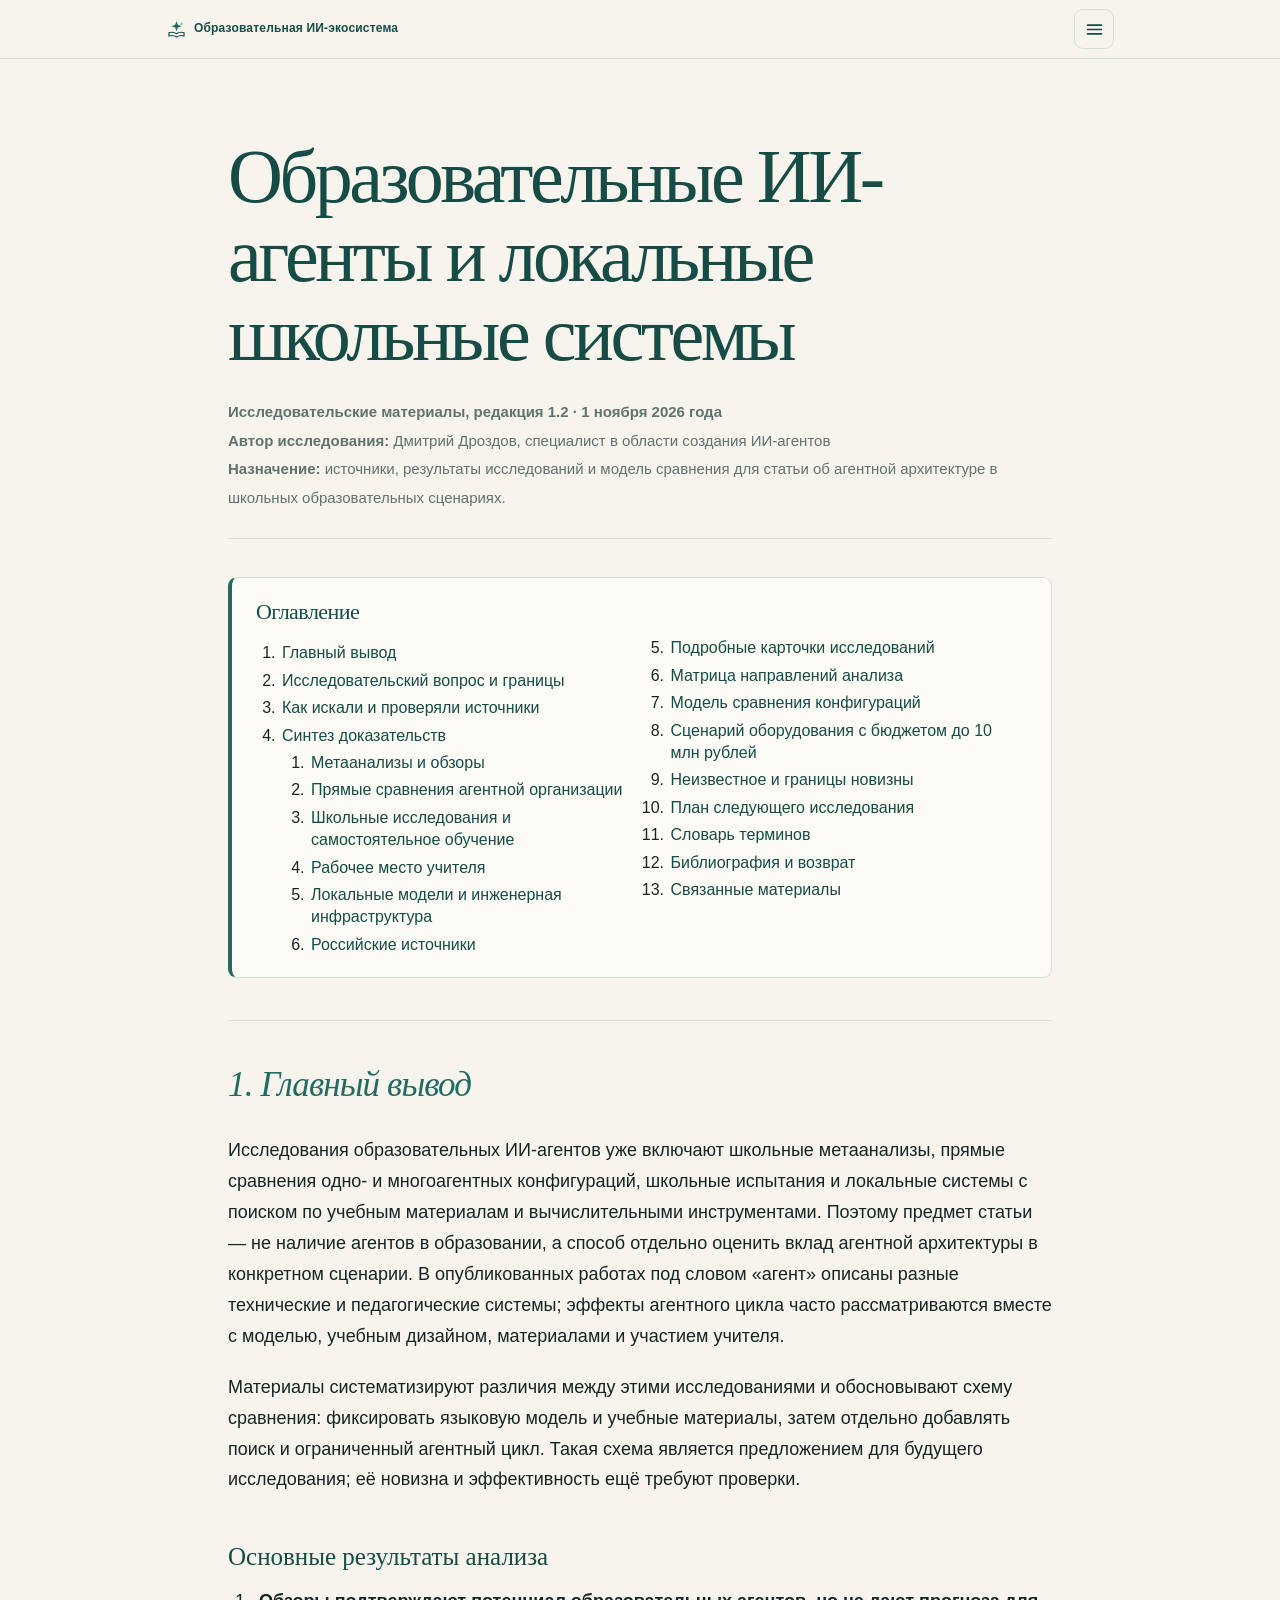
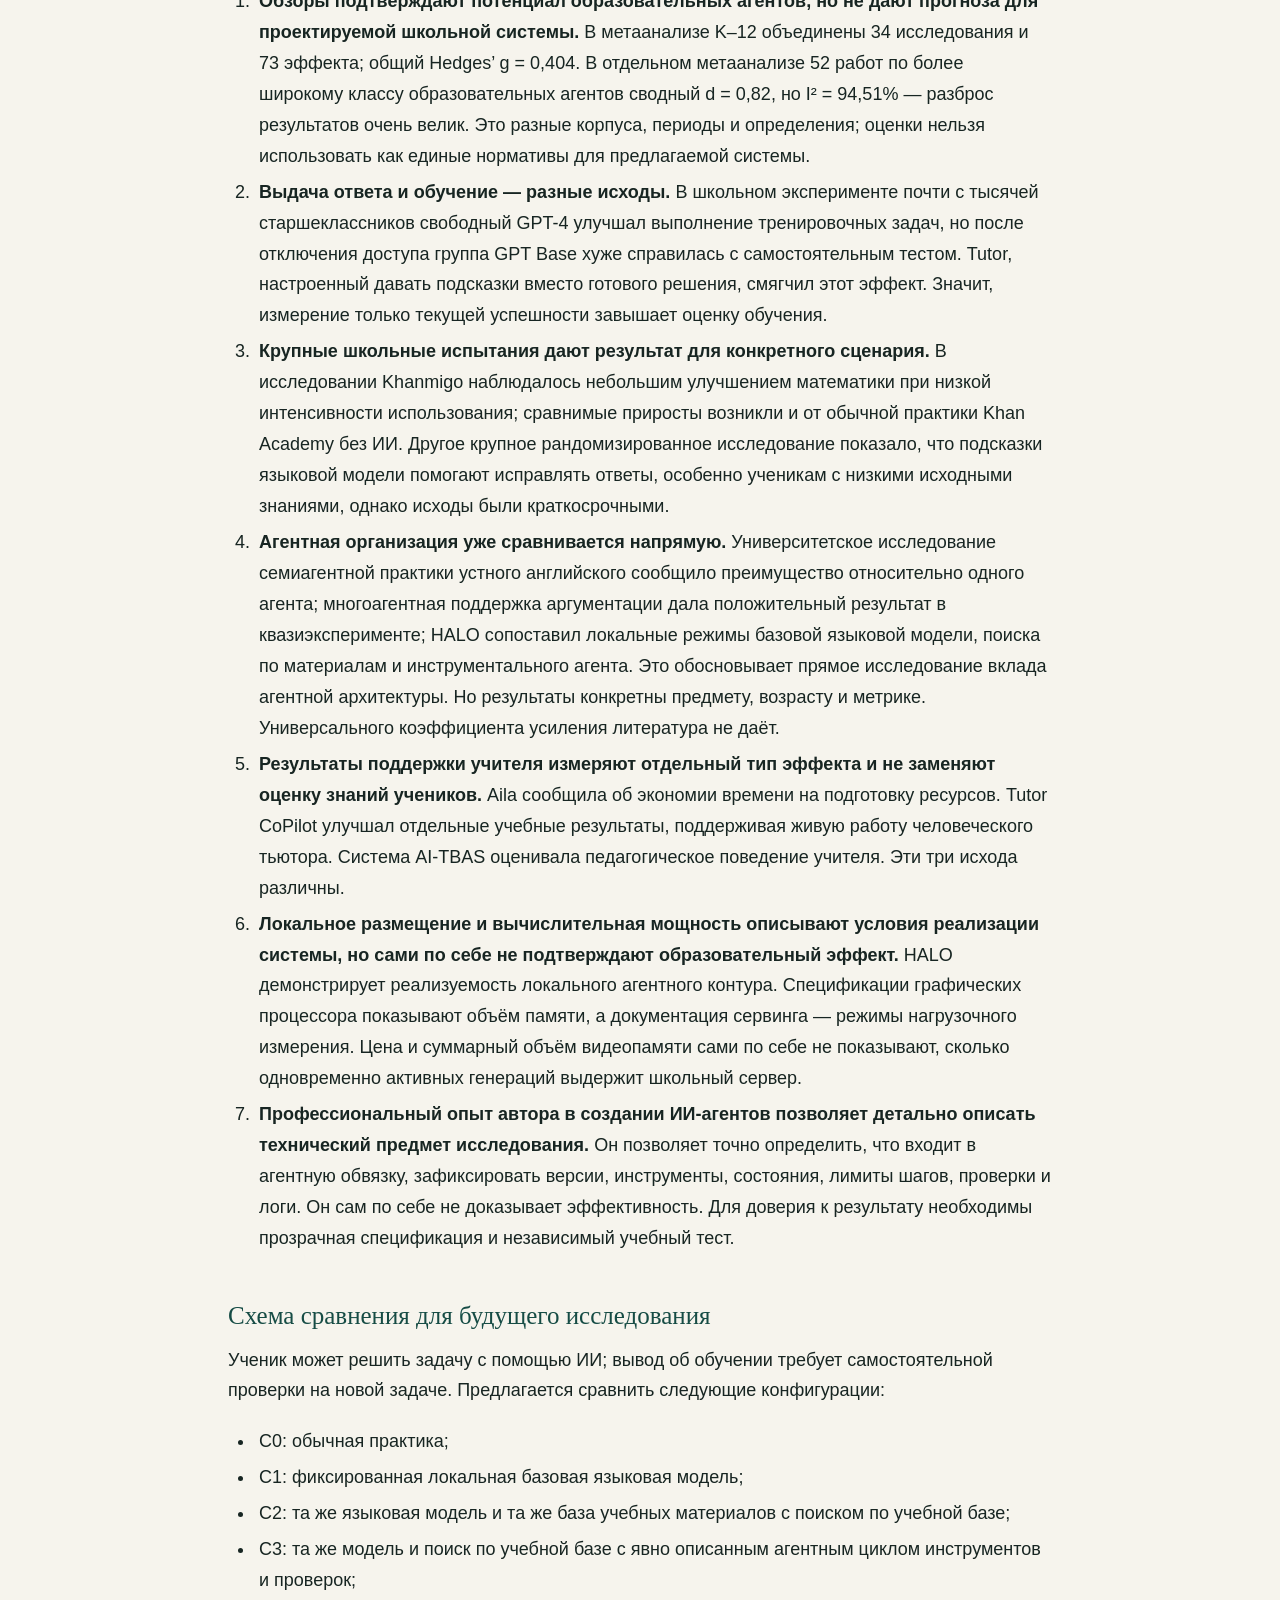
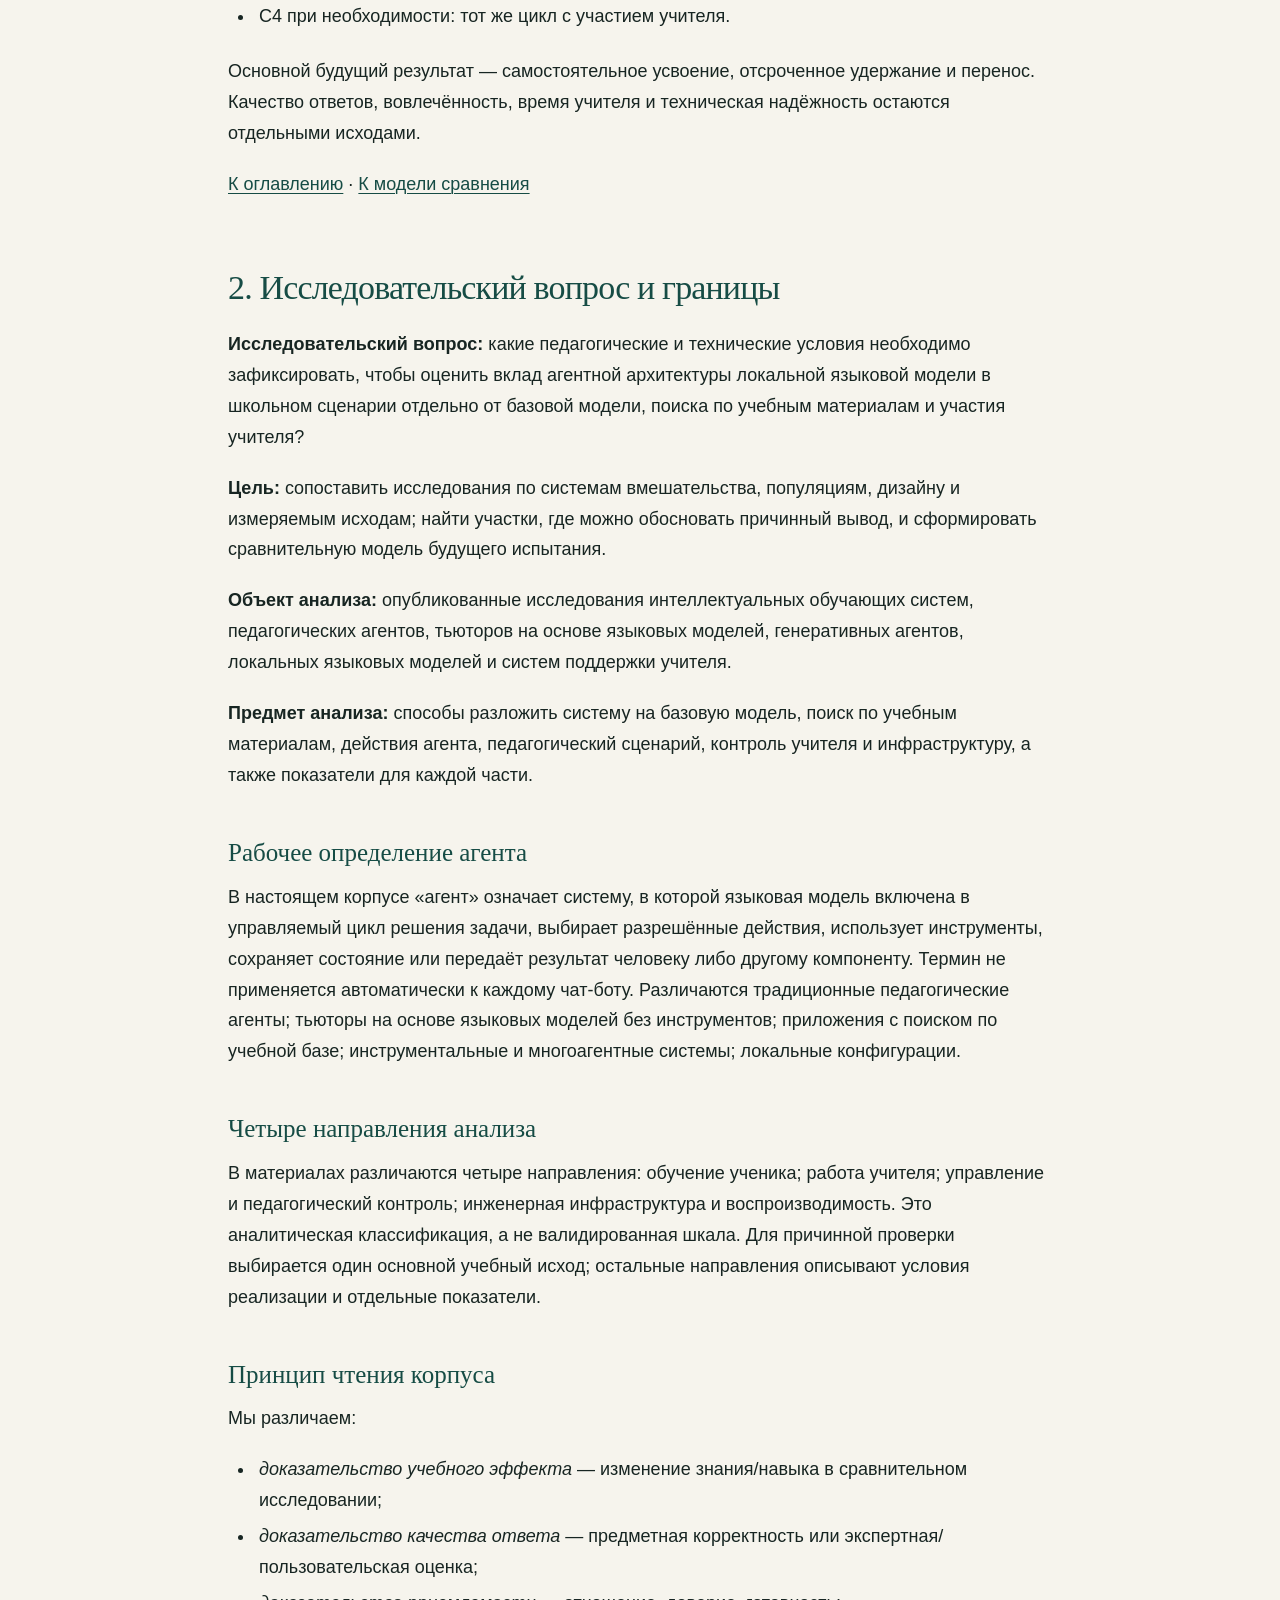
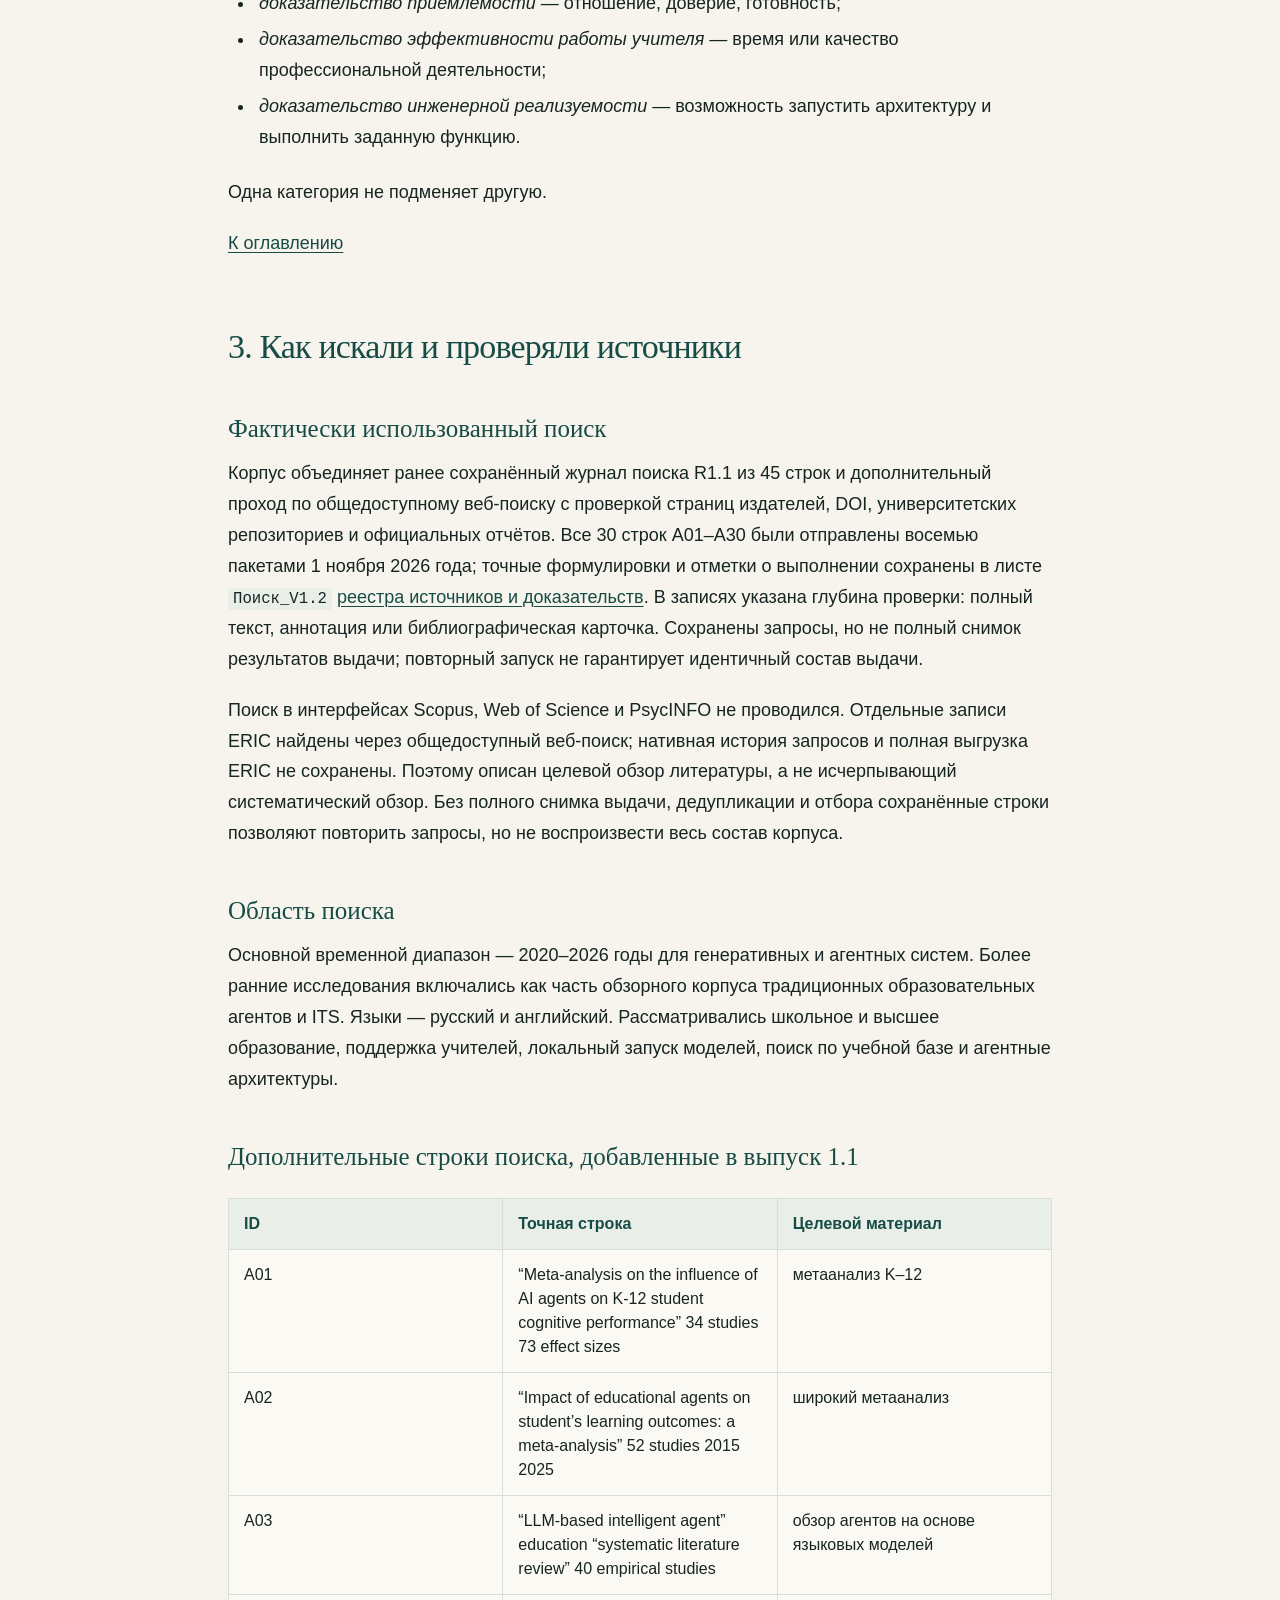
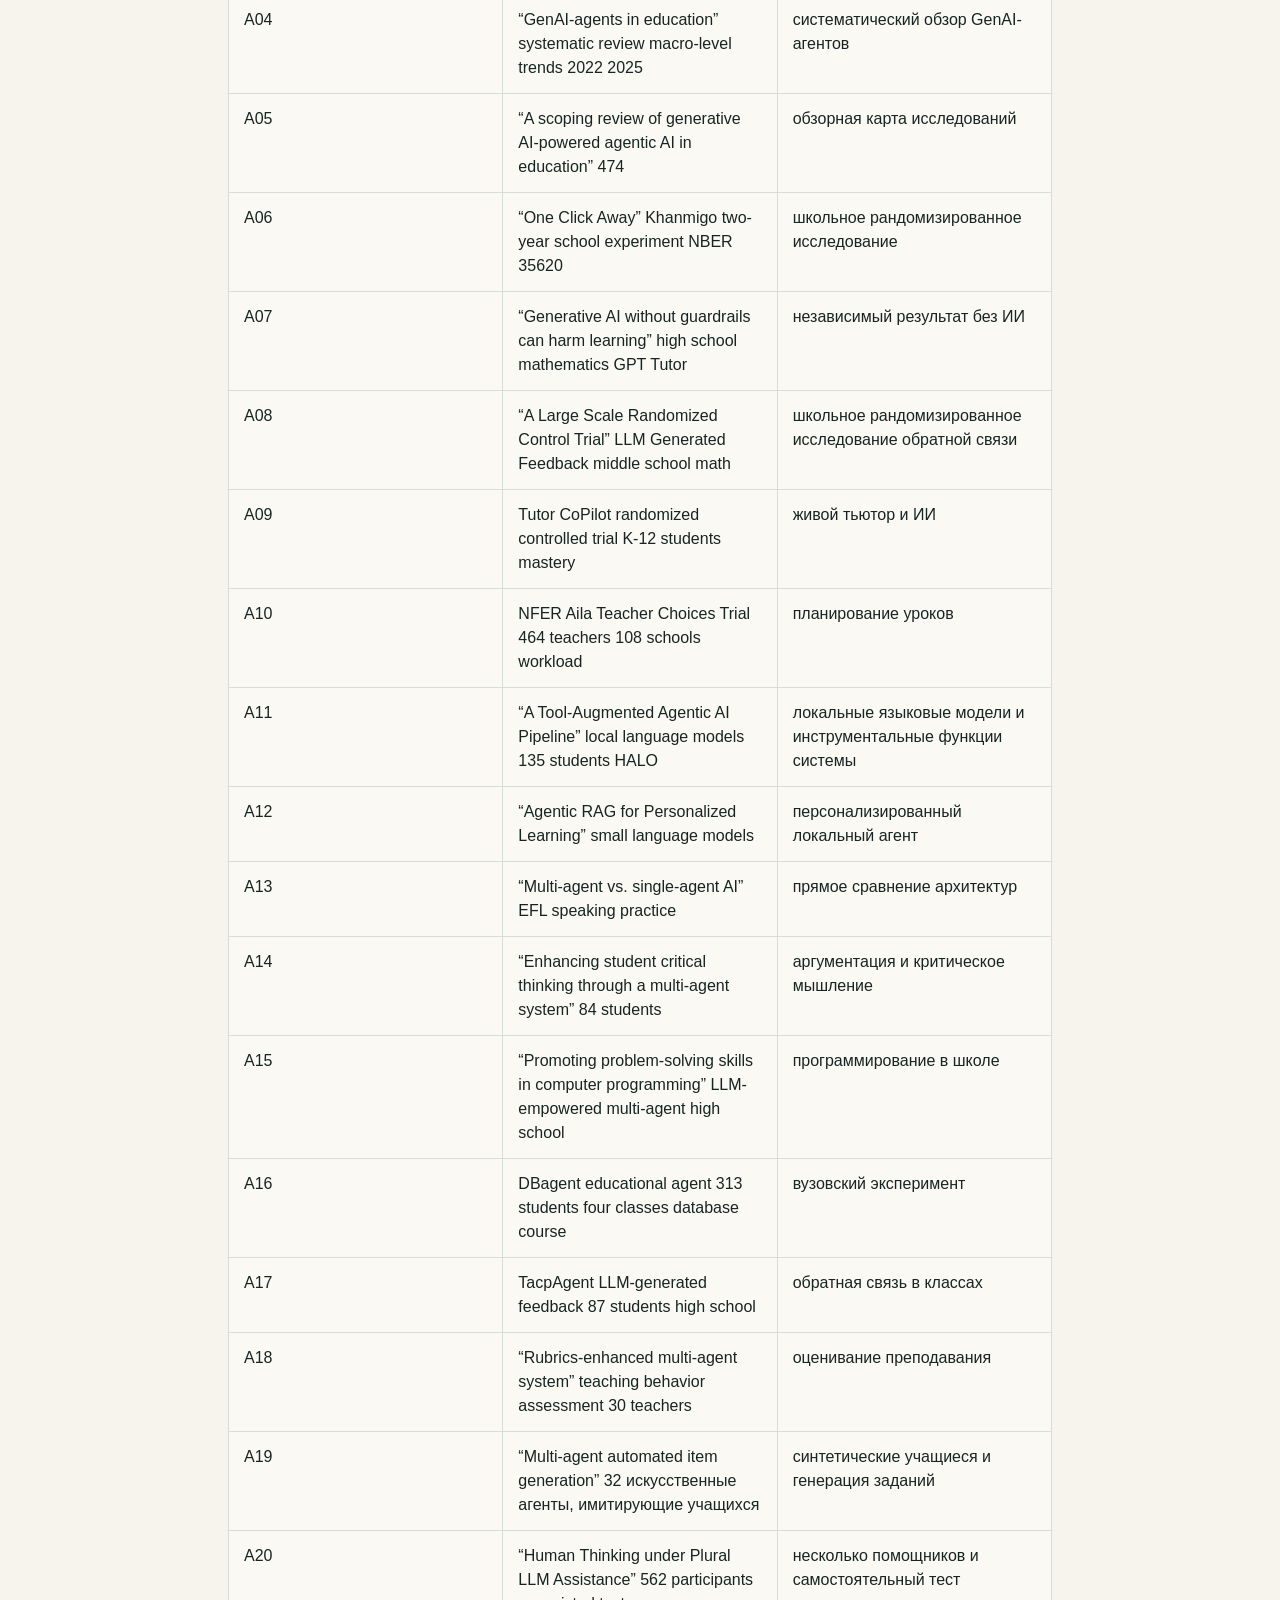
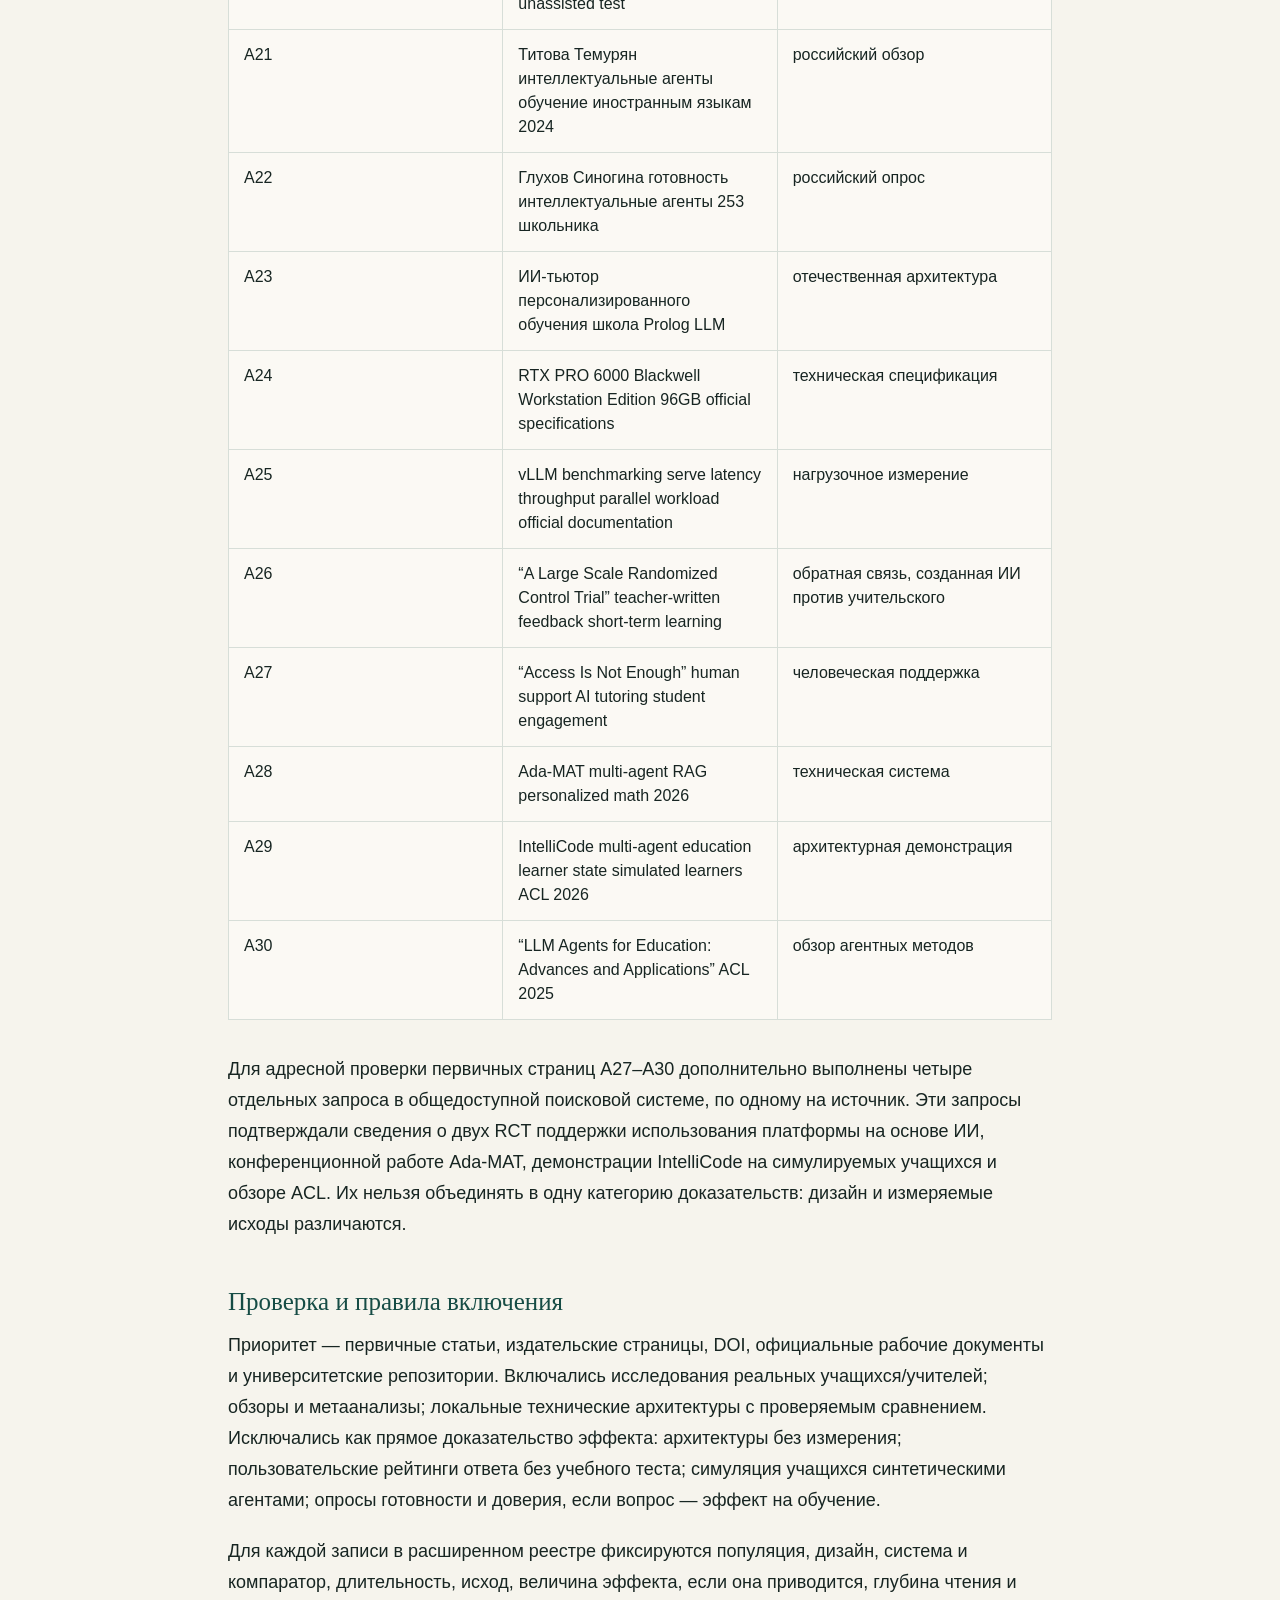
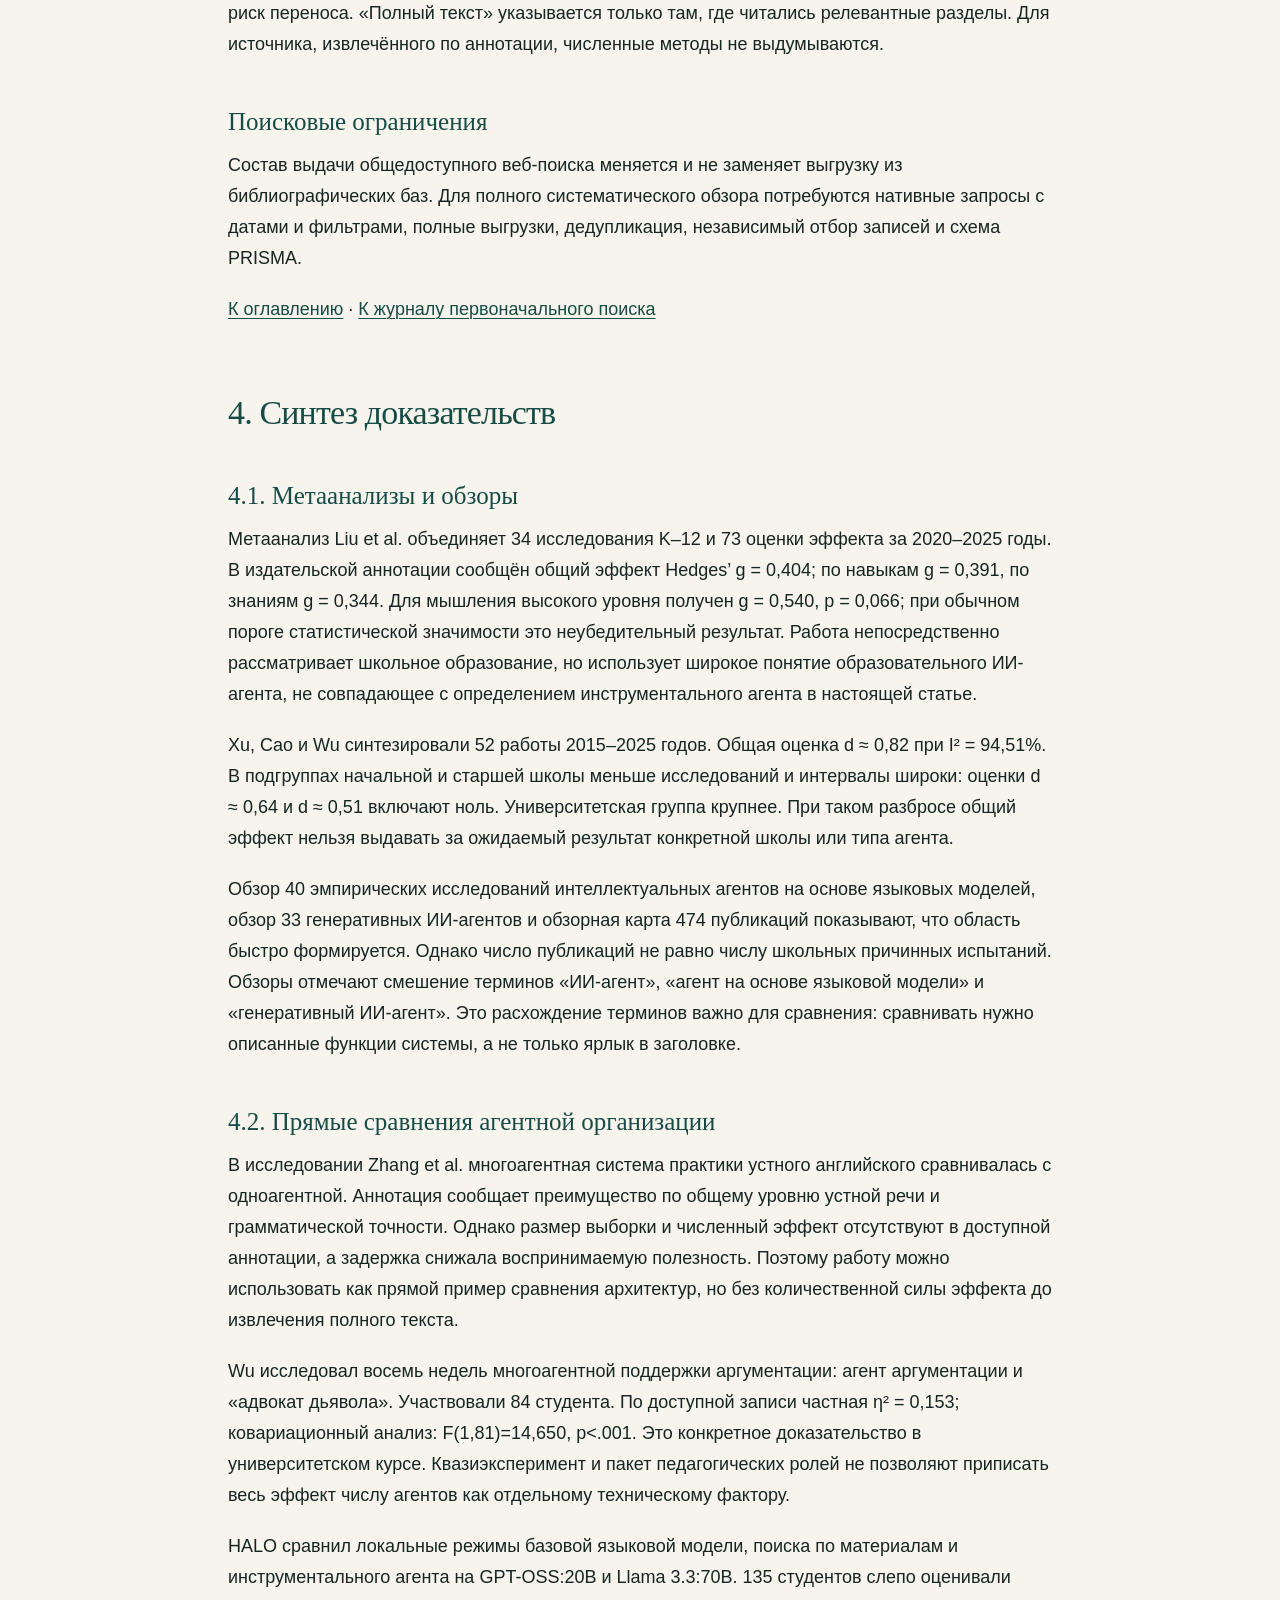
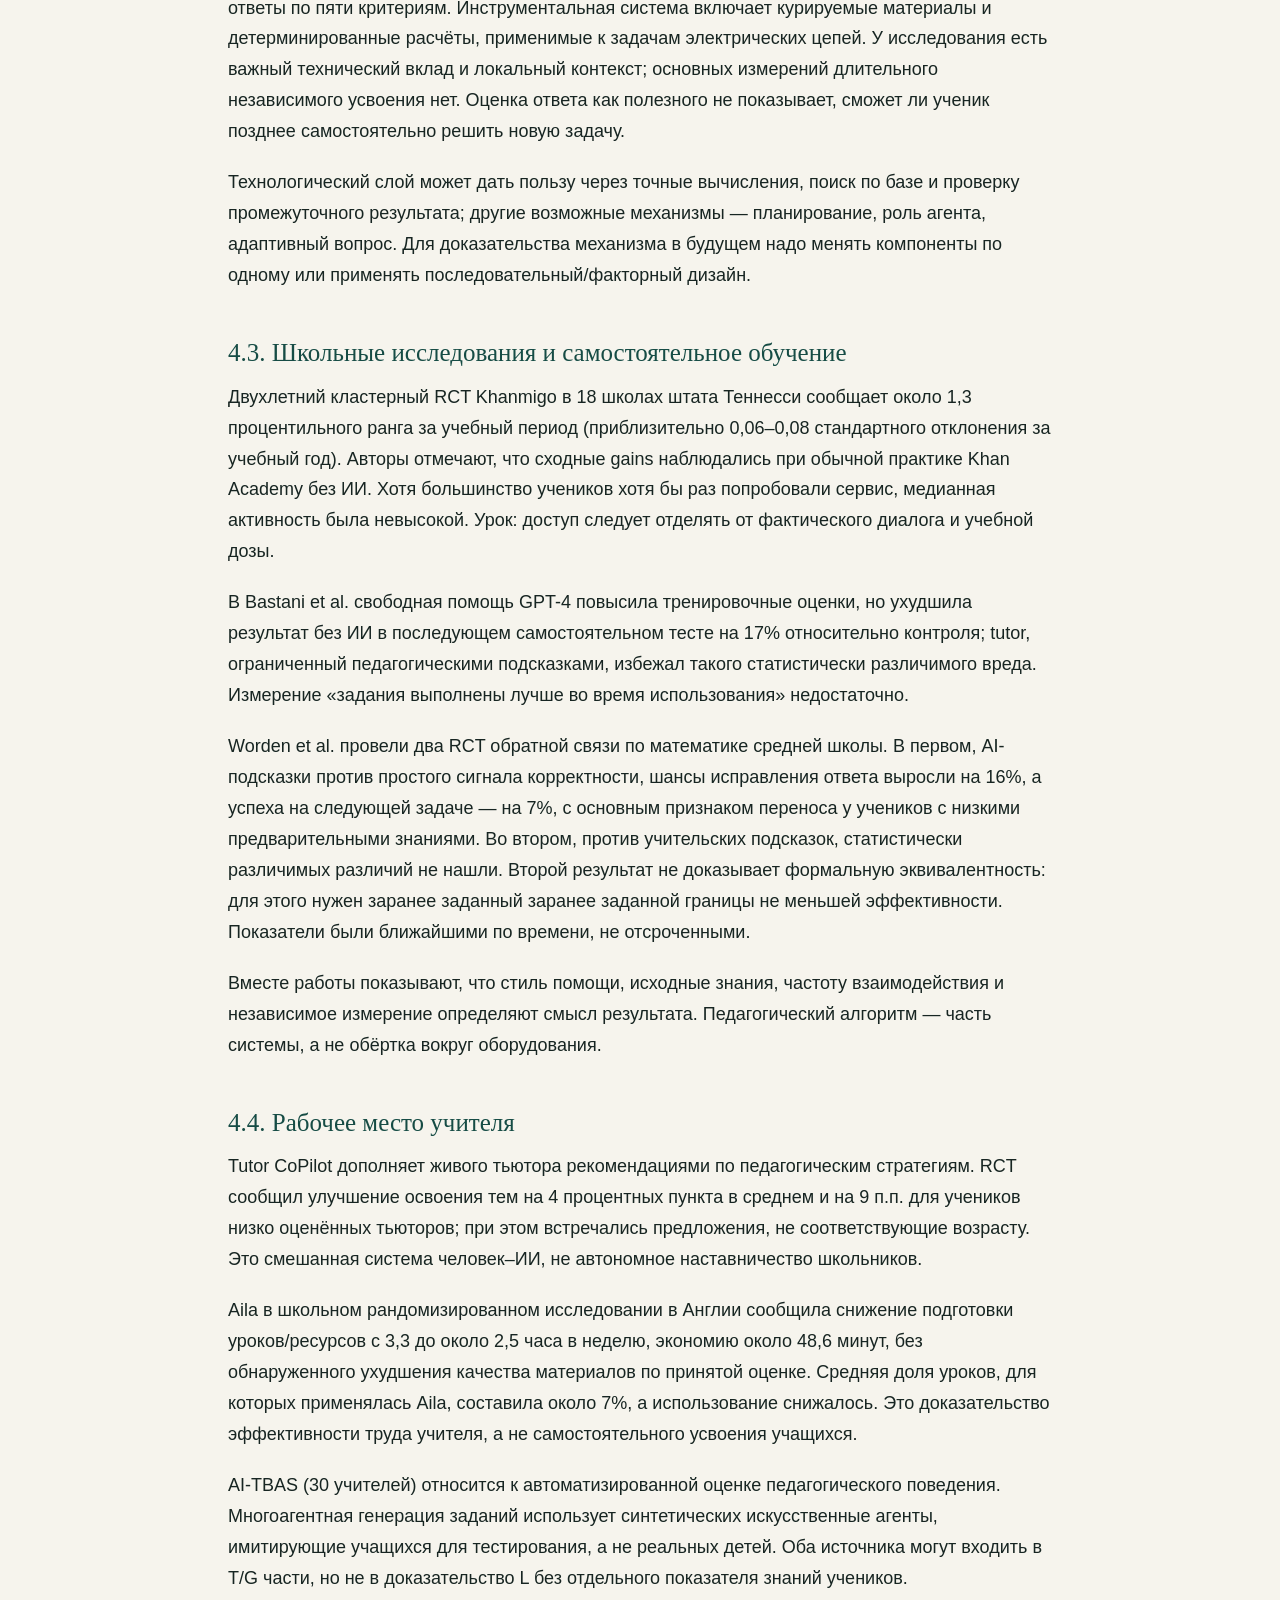
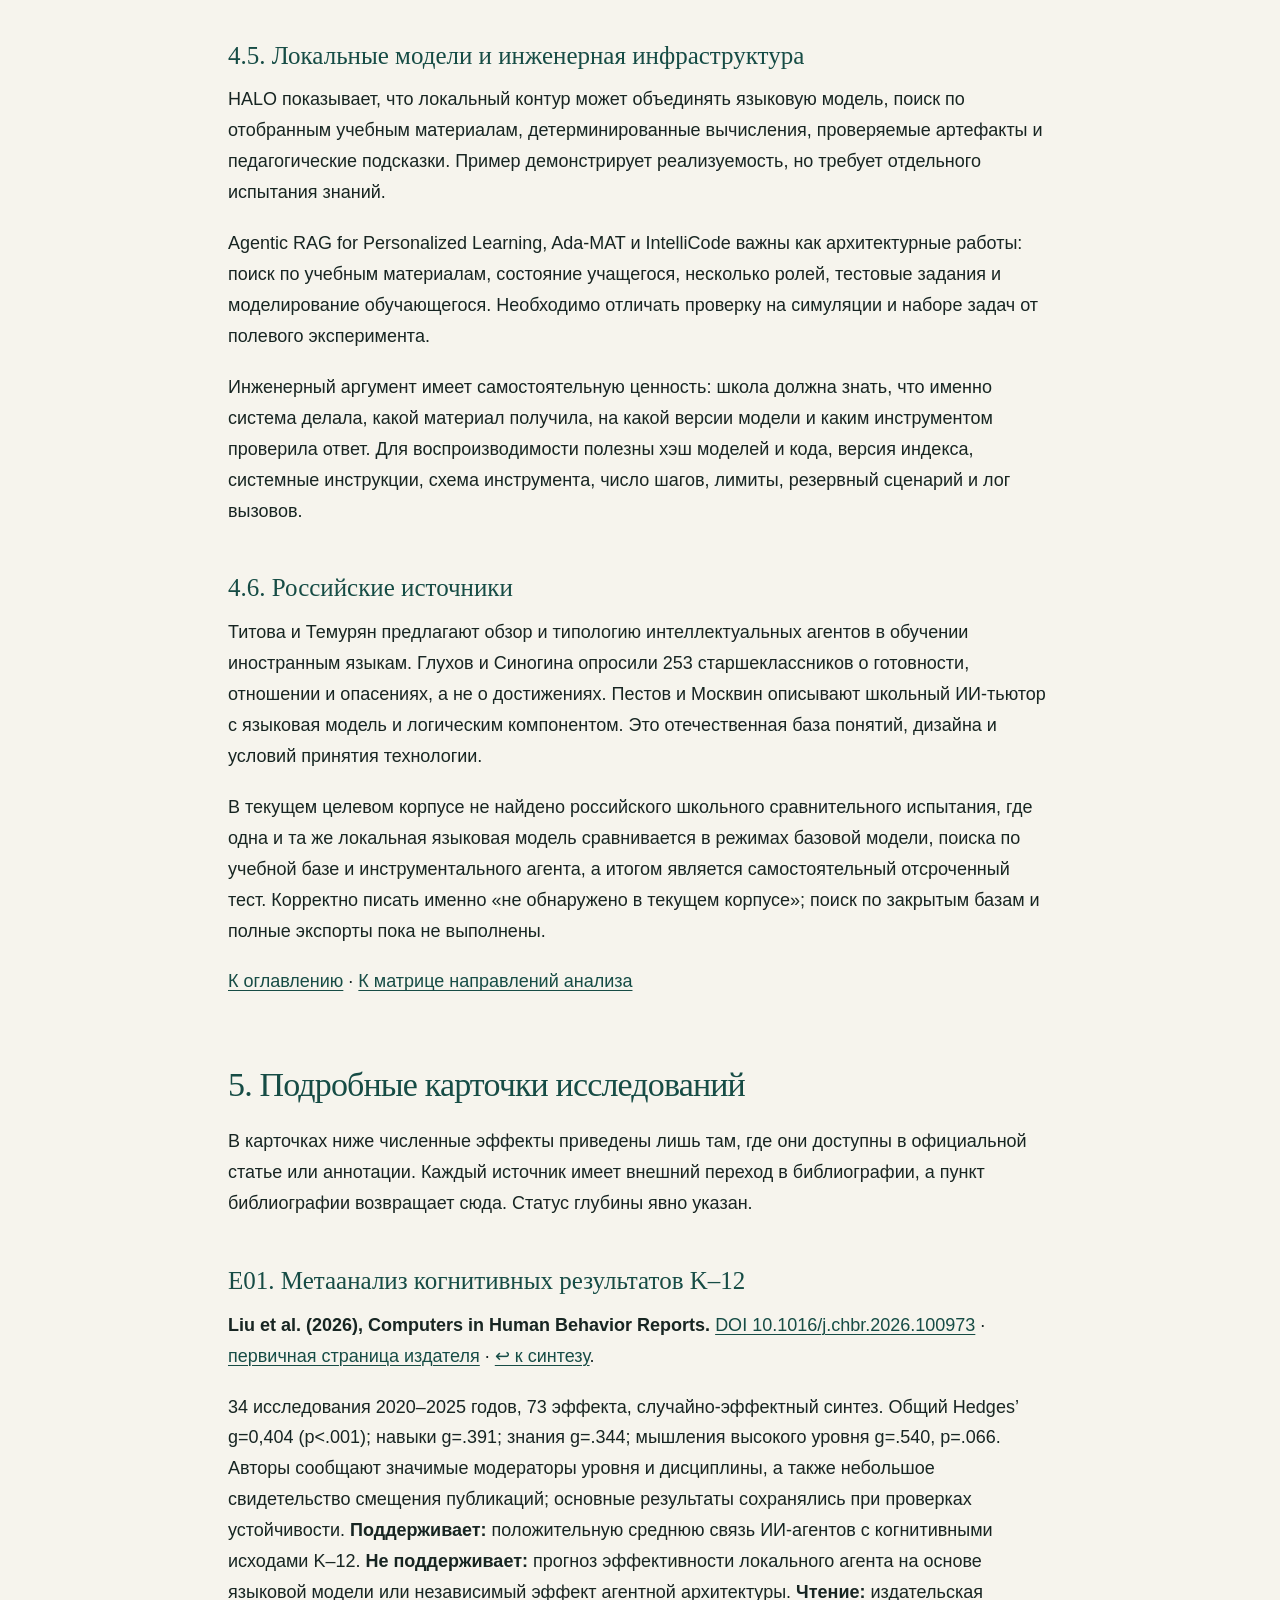
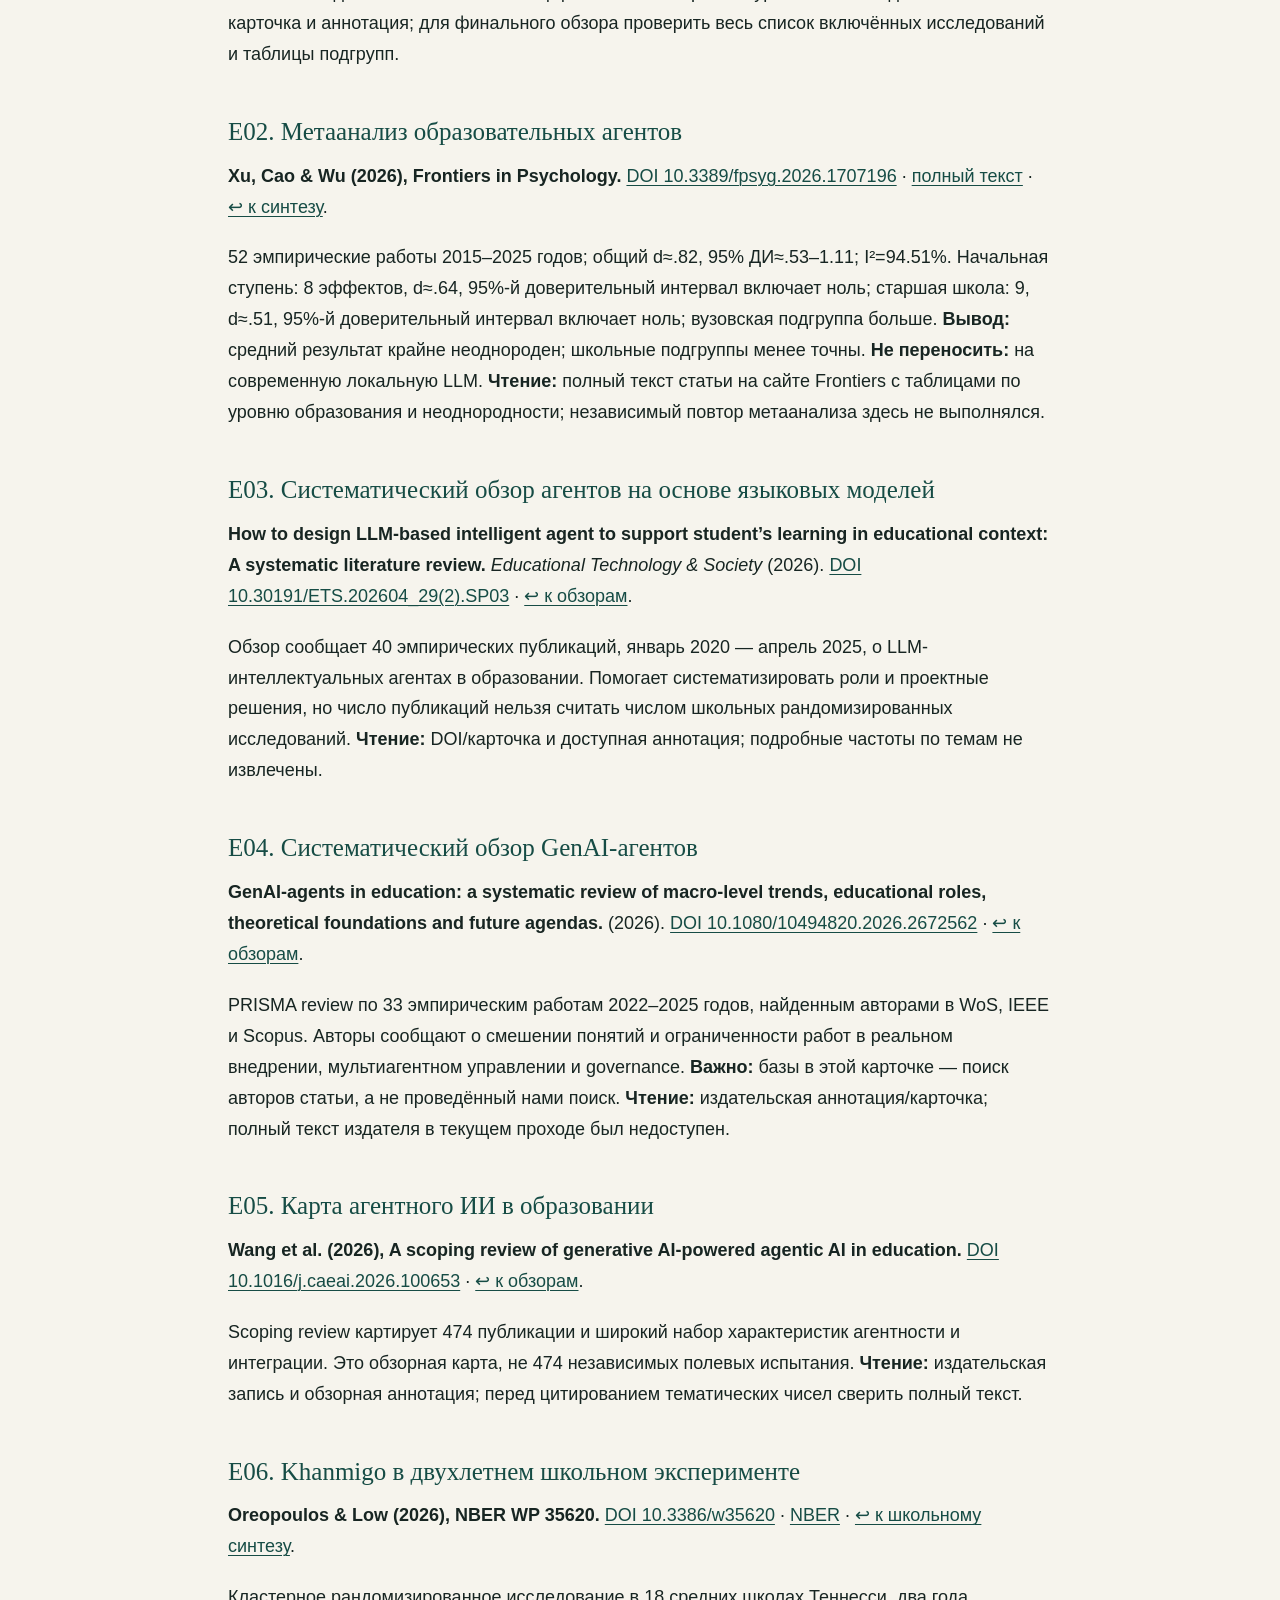
<file: research/index.html>
<!doctype html><html lang="ru"><head><meta charset="utf-8"><meta name="viewport" content="width=device-width, initial-scale=1"><meta name="theme-color" content="#f6f4ed"><meta name="description" content="Исследовательская база к статье о сравнении агентной архитектуры в школьных образовательных сценариях."><title>Образовательные ИИ-агенты и локальные школьные системы · Образовательная ИИ-экосистема</title><link rel="canonical" href="https://drozdov-dmitry.github.io/school-ai-ecosystem/research/"><link rel="icon" type="image/svg+xml" href="../images/favicon.svg?v=1"><link rel="stylesheet" href="../css/site.css?v=8"></head><body id="top"><header class="site-nav"><div class="nav-inner"><a class="brand" href="../index.html" aria-label="Образовательная ИИ-экосистема — главная"><img class="brand-mark" src="../images/school-ai-mark.svg?v=2" alt="" aria-hidden="true"><span>Образовательная ИИ-экосистема</span></a><nav class="nav-links desktop-nav" aria-label="Основная навигация"></nav><details class="mobile-menu"><summary aria-label="Открыть меню"><svg viewBox="0 0 24 24" aria-hidden="true"><path d="M4 7h16M4 12h16M4 17h16"/></svg></summary><nav class="mobile-menu-panel" aria-label="Навигация по сайту"><a href="../article-agent-architecture/">Агентная архитектура в школе</a><a href="../research/" aria-current="page">Исследовательская база</a><a href="https://drozdov-dmitry.github.io/">Об авторе</a><a href="../article-ltg/">От диалога к развитию школы</a><a href="../economic-evaluation/">Экономика школьного ИИ</a></nav></details></div></header><main class="page"><article><h1 id="образовательные-ии-агенты-и-локальные-школьные-системы">Образовательные ИИ-агенты и локальные школьные системы</h1>
<p><strong>Исследовательские материалы, редакция 1.2 · 1 ноября 2026 года</strong><br />
<strong>Автор исследования:</strong> Дмитрий Дроздов, специалист в области создания ИИ-агентов<br />
<strong>Назначение:</strong> источники, результаты исследований и модель сравнения для статьи об агентной архитектуре в школьных образовательных сценариях.</p>
<nav id="оглавление" class="article-toc" aria-label="Оглавление"><h2>Оглавление</h2>
<ol type="1">
<li><a href="#главный-вывод">Главный вывод</a></li>
<li><a href="#исследовательский-вопрос-и-границы">Исследовательский вопрос и границы</a></li>
<li><a href="#как-искали-и-проверяли-источники">Как искали и проверяли источники</a></li>
<li><a href="#синтез-доказательств">Синтез доказательств</a>
<ol type="1">
<li><a href="#метаанализы-и-обзоры">Метаанализы и обзоры</a></li>
<li><a href="#прямые-сравнения-агентной-организации">Прямые сравнения агентной организации</a></li>
<li><a href="#школьные-исследования-и-самостоятельное-обучение">Школьные исследования и самостоятельное обучение</a></li>
<li><a href="#рабочее-место-учителя">Рабочее место учителя</a></li>
<li><a href="#локальные-модели-и-инженерный-контур">Локальные модели и инженерная инфраструктура</a></li>
<li><a href="#российские-источники">Российские источники</a></li>
</ol></li>
<li><a href="#подробные-карточки-исследований">Подробные карточки исследований</a></li>
<li><a href="#матрица-направлений-анализа">Матрица направлений анализа</a></li>
<li><a href="#модель-сравнения-конфигураций">Модель сравнения конфигураций</a></li>
<li><a href="#сценарий-оборудования-с-целевым-бюджетом-до-10-млн-рублей">Сценарий оборудования с бюджетом до 10 млн рублей</a></li>
<li><a href="#неизвестное-и-границы-новизны">Неизвестное и границы новизны</a></li>
<li><a href="#план-следующего-исследования">План следующего исследования</a></li>
<li><a href="#словарь-терминов">Словарь терминов</a></li>
<li><a href="#библиография-и-возврат">Библиография и возврат</a></li>
<li><a href="#связанные-материалы">Связанные материалы</a></li>
</ol></nav>
<hr />
<h2 id="главный-вывод">1. Главный вывод</h2>
<p>Исследования образовательных ИИ-агентов уже включают школьные метаанализы, прямые сравнения одно- и многоагентных конфигураций, школьные испытания и локальные системы с поиском по учебным материалам и вычислительными инструментами. Поэтому предмет статьи — не наличие агентов в образовании, а способ отдельно оценить вклад агентной архитектуры в конкретном сценарии. В опубликованных работах под словом «агент» описаны разные технические и педагогические системы; эффекты агентного цикла часто рассматриваются вместе с моделью, учебным дизайном, материалами и участием учителя.</p>
<p>Материалы систематизируют различия между этими исследованиями и обосновывают схему сравнения: фиксировать языковую модель и учебные материалы, затем отдельно добавлять поиск и ограниченный агентный цикл. Такая схема является предложением для будущего исследования; её новизна и эффективность ещё требуют проверки.</p>
<h3 id="основные-результаты-анализа">Основные результаты анализа</h3>
<ol type="1">
<li><strong>Обзоры подтверждают потенциал образовательных агентов, но не дают прогноза для проектируемой школьной системы.</strong> В метаанализе K–12 объединены 34 исследования и 73 эффекта; общий Hedges’ g = 0,404. В отдельном метаанализе 52 работ по более широкому классу образовательных агентов сводный d = 0,82, но I² = 94,51% — разброс результатов очень велик. Это разные корпуса, периоды и определения; оценки нельзя использовать как единые нормативы для предлагаемой системы.</li>
<li><strong>Выдача ответа и обучение — разные исходы.</strong> В школьном эксперименте почти с тысячей старшеклассников свободный GPT-4 улучшал выполнение тренировочных задач, но после отключения доступа группа GPT Base хуже справилась с самостоятельным тестом. Tutor, настроенный давать подсказки вместо готового решения, смягчил этот эффект. Значит, измерение только текущей успешности завышает оценку обучения.</li>
<li><strong>Крупные школьные испытания дают результат для конкретного сценария.</strong> В исследовании Khanmigo наблюдалось небольшим улучшением математики при низкой интенсивности использования; сравнимые приросты возникли и от обычной практики Khan Academy без ИИ. Другое крупное рандомизированное исследование показало, что подсказки языковой модели помогают исправлять ответы, особенно ученикам с низкими исходными знаниями, однако исходы были краткосрочными.</li>
<li><strong>Агентная организация уже сравнивается напрямую.</strong> Университетское исследование семиагентной практики устного английского сообщило преимущество относительно одного агента; многоагентная поддержка аргументации дала положительный результат в квазиэксперименте; HALO сопоставил локальные режимы базовой языковой модели, поиска по материалам и инструментального агента. Это обосновывает прямое исследование вклада агентной архитектуры. Но результаты конкретны предмету, возрасту и метрике. Универсального коэффициента усиления литература не даёт.</li>
<li><strong>Результаты поддержки учителя измеряют отдельный тип эффекта и не заменяют оценку знаний учеников.</strong> Aila сообщила об экономии времени на подготовку ресурсов. Tutor CoPilot улучшал отдельные учебные результаты, поддерживая живую работу человеческого тьютора. Система AI-TBAS оценивала педагогическое поведение учителя. Эти три исхода различны.</li>
<li><strong>Локальное размещение и вычислительная мощность описывают условия реализации системы, но сами по себе не подтверждают образовательный эффект.</strong> HALO демонстрирует реализуемость локального агентного контура. Спецификации графических процессора показывают объём памяти, а документация сервинга — режимы нагрузочного измерения. Цена и суммарный объём видеопамяти сами по себе не показывают, сколько одновременно активных генераций выдержит школьный сервер.</li>
<li><strong>Профессиональный опыт автора в создании ИИ-агентов позволяет детально описать технический предмет исследования.</strong> Он позволяет точно определить, что входит в агентную обвязку, зафиксировать версии, инструменты, состояния, лимиты шагов, проверки и логи. Он сам по себе не доказывает эффективность. Для доверия к результату необходимы прозрачная спецификация и независимый учебный тест.</li>
</ol>
<h3 id="схема-сравнения-для-будущего-исследования">Схема сравнения для будущего исследования</h3>
<p>Ученик может решить задачу с помощью ИИ; вывод об обучении требует самостоятельной проверки на новой задаче. Предлагается сравнить следующие конфигурации:</p>
<ul>
<li>C0: обычная практика;</li>
<li>C1: фиксированная локальная базовая языковая модель;</li>
<li>C2: та же языковая модель и та же база учебных материалов с поиском по учебной базе;</li>
<li>C3: та же модель и поиск по учебной базе с явно описанным агентным циклом инструментов и проверок;</li>
<li>C4 при необходимости: тот же цикл с участием учителя.</li>
</ul>
<p>Основной будущий результат — самостоятельное усвоение, отсроченное удержание и перенос. Качество ответов, вовлечённость, время учителя и техническая надёжность остаются отдельными исходами.</p>
<p><a href="#оглавление">К оглавлению</a> · <a href="#модель-сравнения-конфигураций">К модели сравнения</a></p>
<h2 id="исследовательский-вопрос-и-границы">2. Исследовательский вопрос и границы</h2>
<p><strong>Исследовательский вопрос:</strong> какие педагогические и технические условия необходимо зафиксировать, чтобы оценить вклад агентной архитектуры локальной языковой модели в школьном сценарии отдельно от базовой модели, поиска по учебным материалам и участия учителя?</p>
<p><strong>Цель:</strong> сопоставить исследования по системам вмешательства, популяциям, дизайну и измеряемым исходам; найти участки, где можно обосновать причинный вывод, и сформировать сравнительную модель будущего испытания.</p>
<p><strong>Объект анализа:</strong> опубликованные исследования интеллектуальных обучающих систем, педагогических агентов, тьюторов на основе языковых моделей, генеративных агентов, локальных языковых моделей и систем поддержки учителя.</p>
<p><strong>Предмет анализа:</strong> способы разложить систему на базовую модель, поиск по учебным материалам, действия агента, педагогический сценарий, контроль учителя и инфраструктуру, а также показатели для каждой части.</p>
<h3 id="рабочее-определение-агента">Рабочее определение агента</h3>
<p>В настоящем корпусе «агент» означает систему, в которой языковая модель включена в управляемый цикл решения задачи, выбирает разрешённые действия, использует инструменты, сохраняет состояние или передаёт результат человеку либо другому компоненту. Термин не применяется автоматически к каждому чат-боту. Различаются традиционные педагогические агенты; тьюторы на основе языковых моделей без инструментов; приложения с поиском по учебной базе; инструментальные и многоагентные системы; локальные конфигурации.</p>
<h3 id="четыре-направления-анализа">Четыре направления анализа</h3>
<p>В материалах различаются четыре направления: обучение ученика; работа учителя; управление и педагогический контроль; инженерная инфраструктура и воспроизводимость. Это аналитическая классификация, а не валидированная шкала. Для причинной проверки выбирается один основной учебный исход; остальные направления описывают условия реализации и отдельные показатели.</p>
<h3 id="принцип-чтения-корпуса">Принцип чтения корпуса</h3>
<p>Мы различаем:</p>
<ul>
<li><em>доказательство учебного эффекта</em> — изменение знания/навыка в сравнительном исследовании;</li>
<li><em>доказательство качества ответа</em> — предметная корректность или экспертная/пользовательская оценка;</li>
<li><em>доказательство приемлемости</em> — отношение, доверие, готовность;</li>
<li><em>доказательство эффективности работы учителя</em> — время или качество профессиональной деятельности;</li>
<li><em>доказательство инженерной реализуемости</em> — возможность запустить архитектуру и выполнить заданную функцию.</li>
</ul>
<p>Одна категория не подменяет другую.</p>
<p><a href="#оглавление">К оглавлению</a></p>
<h2 id="как-искали-и-проверяли-источники">3. Как искали и проверяли источники</h2>
<h3 id="фактически-использованный-поиск">Фактически использованный поиск</h3>
<p>Корпус объединяет ранее сохранённый журнал поиска R1.1 из 45 строк и дополнительный проход по общедоступному веб-поиску с проверкой страниц издателей, DOI, университетских репозиториев и официальных отчётов. Все 30 строк A01–A30 были отправлены восемью пакетами 1 ноября 2026 года; точные формулировки и отметки о выполнении сохранены в листе <code>Поиск_V1.2</code> <a href="../downloads/РЕЕСТР_ИСТОЧНИКОВ_И_ДОКАЗАТЕЛЬСТВ_V1.2.xlsx">реестра источников и доказательств</a>. В записях указана глубина проверки: полный текст, аннотация или библиографическая карточка. Сохранены запросы, но не полный снимок результатов выдачи; повторный запуск не гарантирует идентичный состав выдачи.</p>
<p>Поиск в интерфейсах Scopus, Web of Science и PsycINFO не проводился. Отдельные записи ERIC найдены через общедоступный веб-поиск; нативная история запросов и полная выгрузка ERIC не сохранены. Поэтому описан целевой обзор литературы, а не исчерпывающий систематический обзор. Без полного снимка выдачи, дедупликации и отбора сохранённые строки позволяют повторить запросы, но не воспроизвести весь состав корпуса.</p>
<h3 id="область-поиска">Область поиска</h3>
<p>Основной временной диапазон — 2020–2026 годы для генеративных и агентных систем. Более ранние исследования включались как часть обзорного корпуса традиционных образовательных агентов и ITS. Языки — русский и английский. Рассматривались школьное и высшее образование, поддержка учителей, локальный запуск моделей, поиск по учебной базе и агентные архитектуры.</p>
<h3 id="дополнительные-строки-поиска-добавленные-в-выпуск-1.1">Дополнительные строки поиска, добавленные в выпуск 1.1</h3>
<table>
<colgroup>
<col style="width: 33%" />
<col style="width: 33%" />
<col style="width: 33%" />
</colgroup>
<thead>
<tr class="header">
<th>ID</th>
<th>Точная строка</th>
<th>Целевой материал</th>
</tr>
</thead>
<tbody>
<tr class="odd">
<td>A01</td>
<td>“Meta-analysis on the influence of AI agents on K-12 student cognitive performance” 34 studies 73 effect sizes</td>
<td>метаанализ K–12</td>
</tr>
<tr class="even">
<td>A02</td>
<td>“Impact of educational agents on student’s learning outcomes: a meta-analysis” 52 studies 2015 2025</td>
<td>широкий метаанализ</td>
</tr>
<tr class="odd">
<td>A03</td>
<td>“LLM-based intelligent agent” education “systematic literature review” 40 empirical studies</td>
<td>обзор агентов на основе языковых моделей</td>
</tr>
<tr class="even">
<td>A04</td>
<td>“GenAI-agents in education” systematic review macro-level trends 2022 2025</td>
<td>систематический обзор GenAI-агентов</td>
</tr>
<tr class="odd">
<td>A05</td>
<td>“A scoping review of generative AI-powered agentic AI in education” 474</td>
<td>обзорная карта исследований</td>
</tr>
<tr class="even">
<td>A06</td>
<td>“One Click Away” Khanmigo two-year school experiment NBER 35620</td>
<td>школьное рандомизированное исследование</td>
</tr>
<tr class="odd">
<td>A07</td>
<td>“Generative AI without guardrails can harm learning” high school mathematics GPT Tutor</td>
<td>независимый результат без ИИ</td>
</tr>
<tr class="even">
<td>A08</td>
<td>“A Large Scale Randomized Control Trial” LLM Generated Feedback middle school math</td>
<td>школьное рандомизированное исследование обратной связи</td>
</tr>
<tr class="odd">
<td>A09</td>
<td>Tutor CoPilot randomized controlled trial K-12 students mastery</td>
<td>живой тьютор и ИИ</td>
</tr>
<tr class="even">
<td>A10</td>
<td>NFER Aila Teacher Choices Trial 464 teachers 108 schools workload</td>
<td>планирование уроков</td>
</tr>
<tr class="odd">
<td>A11</td>
<td>“A Tool-Augmented Agentic AI Pipeline” local language models 135 students HALO</td>
<td>локальные языковые модели и инструментальные функции системы</td>
</tr>
<tr class="even">
<td>A12</td>
<td>“Agentic RAG for Personalized Learning” small language models</td>
<td>персонализированный локальный агент</td>
</tr>
<tr class="odd">
<td>A13</td>
<td>“Multi-agent vs. single-agent AI” EFL speaking practice</td>
<td>прямое сравнение архитектур</td>
</tr>
<tr class="even">
<td>A14</td>
<td>“Enhancing student critical thinking through a multi-agent system” 84 students</td>
<td>аргументация и критическое мышление</td>
</tr>
<tr class="odd">
<td>A15</td>
<td>“Promoting problem-solving skills in computer programming” LLM-empowered multi-agent high school</td>
<td>программирование в школе</td>
</tr>
<tr class="even">
<td>A16</td>
<td>DBagent educational agent 313 students four classes database course</td>
<td>вузовский эксперимент</td>
</tr>
<tr class="odd">
<td>A17</td>
<td>TacpAgent LLM-generated feedback 87 students high school</td>
<td>обратная связь в классах</td>
</tr>
<tr class="even">
<td>A18</td>
<td>“Rubrics-enhanced multi-agent system” teaching behavior assessment 30 teachers</td>
<td>оценивание преподавания</td>
</tr>
<tr class="odd">
<td>A19</td>
<td>“Multi-agent automated item generation” 32 искусственные агенты, имитирующие учащихся</td>
<td>синтетические учащиеся и генерация заданий</td>
</tr>
<tr class="even">
<td>A20</td>
<td>“Human Thinking under Plural LLM Assistance” 562 participants unassisted test</td>
<td>несколько помощников и самостоятельный тест</td>
</tr>
<tr class="odd">
<td>A21</td>
<td>Титова Темурян интеллектуальные агенты обучение иностранным языкам 2024</td>
<td>российский обзор</td>
</tr>
<tr class="even">
<td>A22</td>
<td>Глухов Синогина готовность интеллектуальные агенты 253 школьника</td>
<td>российский опрос</td>
</tr>
<tr class="odd">
<td>A23</td>
<td>ИИ-тьютор персонализированного обучения школа Prolog LLM</td>
<td>отечественная архитектура</td>
</tr>
<tr class="even">
<td>A24</td>
<td>RTX PRO 6000 Blackwell Workstation Edition 96GB official specifications</td>
<td>техническая спецификация</td>
</tr>
<tr class="odd">
<td>A25</td>
<td>vLLM benchmarking serve latency throughput parallel workload official documentation</td>
<td>нагрузочное измерение</td>
</tr>
<tr class="even">
<td>A26</td>
<td>“A Large Scale Randomized Control Trial” teacher-written feedback short-term learning</td>
<td>обратная связь, созданная ИИ против учительского</td>
</tr>
<tr class="odd">
<td>A27</td>
<td>“Access Is Not Enough” human support AI tutoring student engagement</td>
<td>человеческая поддержка</td>
</tr>
<tr class="even">
<td>A28</td>
<td>Ada-MAT multi-agent RAG personalized math 2026</td>
<td>техническая система</td>
</tr>
<tr class="odd">
<td>A29</td>
<td>IntelliCode multi-agent education learner state simulated learners ACL 2026</td>
<td>архитектурная демонстрация</td>
</tr>
<tr class="even">
<td>A30</td>
<td>“LLM Agents for Education: Advances and Applications” ACL 2025</td>
<td>обзор агентных методов</td>
</tr>
</tbody>
</table>
<p>Для адресной проверки первичных страниц A27–A30 дополнительно выполнены четыре отдельных запроса в общедоступной поисковой системе, по одному на источник. Эти запросы подтверждали сведения о двух RCT поддержки использования платформы на основе ИИ, конференционной работе Ada-MAT, демонстрации IntelliCode на симулируемых учащихся и обзоре ACL. Их нельзя объединять в одну категорию доказательств: дизайн и измеряемые исходы различаются.</p>
<h3 id="проверка-и-правила-включения">Проверка и правила включения</h3>
<p>Приоритет — первичные статьи, издательские страницы, DOI, официальные рабочие документы и университетские репозитории. Включались исследования реальных учащихся/учителей; обзоры и метаанализы; локальные технические архитектуры с проверяемым сравнением. Исключались как прямое доказательство эффекта: архитектуры без измерения; пользовательские рейтинги ответа без учебного теста; симуляция учащихся синтетическими агентами; опросы готовности и доверия, если вопрос — эффект на обучение.</p>
<p>Для каждой записи в расширенном реестре фиксируются популяция, дизайн, система и компаратор, длительность, исход, величина эффекта, если она приводится, глубина чтения и риск переноса. «Полный текст» указывается только там, где читались релевантные разделы. Для источника, извлечённого по аннотации, численные методы не выдумываются.</p>
<h3 id="поисковые-ограничения">Поисковые ограничения</h3>
<p>Состав выдачи общедоступного веб-поиска меняется и не заменяет выгрузку из библиографических баз. Для полного систематического обзора потребуются нативные запросы с датами и фильтрами, полные выгрузки, дедупликация, независимый отбор записей и схема PRISMA.</p>
<p><a href="#оглавление">К оглавлению</a> · <a href="#как-искали-и-проверяли-источники">К журналу первоначального поиска</a></p>
<h2 id="синтез-доказательств">4. Синтез доказательств</h2>
<h3 id="метаанализы-и-обзоры">4.1. Метаанализы и обзоры</h3>
<p>Метаанализ Liu et al. объединяет 34 исследования K–12 и 73 оценки эффекта за 2020–2025 годы. В издательской аннотации сообщён общий эффект Hedges’ g = 0,404; по навыкам g = 0,391, по знаниям g = 0,344. Для мышления высокого уровня получен g = 0,540, p = 0,066; при обычном пороге статистической значимости это неубедительный результат. Работа непосредственно рассматривает школьное образование, но использует широкое понятие образовательного ИИ-агента, не совпадающее с определением инструментального агента в настоящей статье.</p>
<p>Xu, Cao и Wu синтезировали 52 работы 2015–2025 годов. Общая оценка d ≈ 0,82 при I² = 94,51%. В подгруппах начальной и старшей школы меньше исследований и интервалы широки: оценки d ≈ 0,64 и d ≈ 0,51 включают ноль. Университетская группа крупнее. При таком разбросе общий эффект нельзя выдавать за ожидаемый результат конкретной школы или типа агента.</p>
<p>Обзор 40 эмпирических исследований интеллектуальных агентов на основе языковых моделей, обзор 33 генеративных ИИ-агентов и обзорная карта 474 публикаций показывают, что область быстро формируется. Однако число публикаций не равно числу школьных причинных испытаний. Обзоры отмечают смешение терминов «ИИ-агент», «агент на основе языковой модели» и «генеративный ИИ-агент». Это расхождение терминов важно для сравнения: сравнивать нужно описанные функции системы, а не только ярлык в заголовке.</p>
<h3 id="прямые-сравнения-агентной-организации">4.2. Прямые сравнения агентной организации</h3>
<p>В исследовании Zhang et al. многоагентная система практики устного английского сравнивалась с одноагентной. Аннотация сообщает преимущество по общему уровню устной речи и грамматической точности. Однако размер выборки и численный эффект отсутствуют в доступной аннотации, а задержка снижала воспринимаемую полезность. Поэтому работу можно использовать как прямой пример сравнения архитектур, но без количественной силы эффекта до извлечения полного текста.</p>
<p>Wu исследовал восемь недель многоагентной поддержки аргументации: агент аргументации и «адвокат дьявола». Участвовали 84 студента. По доступной записи частная η² = 0,153; ковариационный анализ: F(1,81)=14,650, p&lt;.001. Это конкретное доказательство в университетском курсе. Квазиэксперимент и пакет педагогических ролей не позволяют приписать весь эффект числу агентов как отдельному техническому фактору.</p>
<p>HALO сравнил локальные режимы базовой языковой модели, поиска по материалам и инструментального агента на GPT-OSS:20B и Llama 3.3:70B. 135 студентов слепо оценивали ответы по пяти критериям. Инструментальная система включает курируемые материалы и детерминированные расчёты, применимые к задачам электрических цепей. У исследования есть важный технический вклад и локальный контекст; основных измерений длительного независимого усвоения нет. Оценка ответа как полезного не показывает, сможет ли ученик позднее самостоятельно решить новую задачу.</p>
<p>Технологический слой может дать пользу через точные вычисления, поиск по базе и проверку промежуточного результата; другие возможные механизмы — планирование, роль агента, адаптивный вопрос. Для доказательства механизма в будущем надо менять компоненты по одному или применять последовательный/факторный дизайн.</p>
<h3 id="школьные-исследования-и-самостоятельное-обучение">4.3. Школьные исследования и самостоятельное обучение</h3>
<p>Двухлетний кластерный RCT Khanmigo в 18 школах штата Теннесси сообщает около 1,3 процентильного ранга за учебный период (приблизительно 0,06–0,08 стандартного отклонения за учебный год). Авторы отмечают, что сходные gains наблюдались при обычной практике Khan Academy без ИИ. Хотя большинство учеников хотя бы раз попробовали сервис, медианная активность была невысокой. Урок: доступ следует отделять от фактического диалога и учебной дозы.</p>
<p>В Bastani et al. свободная помощь GPT-4 повысила тренировочные оценки, но ухудшила результат без ИИ в последующем самостоятельном тесте на 17% относительно контроля; tutor, ограниченный педагогическими подсказками, избежал такого статистически различимого вреда. Измерение «задания выполнены лучше во время использования» недостаточно.</p>
<p>Worden et al. провели два RCT обратной связи по математике средней школы. В первом, AI-подсказки против простого сигнала корректности, шансы исправления ответа выросли на 16%, а успеха на следующей задаче — на 7%, с основным признаком переноса у учеников с низкими предварительными знаниями. Во втором, против учительских подсказок, статистически различимых различий не нашли. Второй результат не доказывает формальную эквивалентность: для этого нужен заранее заданный заранее заданной границы не меньшей эффективности. Показатели были ближайшими по времени, не отсроченными.</p>
<p>Вместе работы показывают, что стиль помощи, исходные знания, частоту взаимодействия и независимое измерение определяют смысл результата. Педагогический алгоритм — часть системы, а не обёртка вокруг оборудования.</p>
<h3 id="рабочее-место-учителя">4.4. Рабочее место учителя</h3>
<p>Tutor CoPilot дополняет живого тьютора рекомендациями по педагогическим стратегиям. RCT сообщил улучшение освоения тем на 4 процентных пункта в среднем и на 9 п.п. для учеников низко оценённых тьюторов; при этом встречались предложения, не соответствующие возрасту. Это смешанная система человек–ИИ, не автономное наставничество школьников.</p>
<p>Aila в школьном рандомизированном исследовании в Англии сообщила снижение подготовки уроков/ресурсов с 3,3 до около 2,5 часа в неделю, экономию около 48,6 минут, без обнаруженного ухудшения качества материалов по принятой оценке. Средняя доля уроков, для которых применялась Aila, составила около 7%, а использование снижалось. Это доказательство эффективности труда учителя, а не самостоятельного усвоения учащихся.</p>
<p>AI-TBAS (30 учителей) относится к автоматизированной оценке педагогического поведения. Многоагентная генерация заданий использует синтетических искусственные агенты, имитирующие учащихся для тестирования, а не реальных детей. Оба источника могут входить в T/G части, но не в доказательство L без отдельного показателя знаний учеников.</p>
<h3 id="локальные-модели-и-инженерный-контур">4.5. Локальные модели и инженерная инфраструктура</h3>
<p>HALO показывает, что локальный контур может объединять языковую модель, поиск по отобранным учебным материалам, детерминированные вычисления, проверяемые артефакты и педагогические подсказки. Пример демонстрирует реализуемость, но требует отдельного испытания знаний.</p>
<p>Agentic RAG for Personalized Learning, Ada-MAT и IntelliCode важны как архитектурные работы: поиск по учебным материалам, состояние учащегося, несколько ролей, тестовые задания и моделирование обучающегося. Необходимо отличать проверку на симуляции и наборе задач от полевого эксперимента.</p>
<p>Инженерный аргумент имеет самостоятельную ценность: школа должна знать, что именно система делала, какой материал получила, на какой версии модели и каким инструментом проверила ответ. Для воспроизводимости полезны хэш моделей и кода, версия индекса, системные инструкции, схема инструмента, число шагов, лимиты, резервный сценарий и лог вызовов.</p>
<h3 id="российские-источники">4.6. Российские источники</h3>
<p>Титова и Темурян предлагают обзор и типологию интеллектуальных агентов в обучении иностранным языкам. Глухов и Синогина опросили 253 старшеклассников о готовности, отношении и опасениях, а не о достижениях. Пестов и Москвин описывают школьный ИИ-тьютор с языковая модель и логическим компонентом. Это отечественная база понятий, дизайна и условий принятия технологии.</p>
<p>В текущем целевом корпусе не найдено российского школьного сравнительного испытания, где одна и та же локальная языковая модель сравнивается в режимах базовой модели, поиска по учебной базе и инструментального агента, а итогом является самостоятельный отсроченный тест. Корректно писать именно «не обнаружено в текущем корпусе»; поиск по закрытым базам и полные экспорты пока не выполнены.</p>
<p><a href="#оглавление">К оглавлению</a> · <a href="#матрица-направлений-анализа">К матрице направлений анализа</a></p>
<h2 id="подробные-карточки-исследований">5. Подробные карточки исследований</h2>
<p>В карточках ниже численные эффекты приведены лишь там, где они доступны в официальной статье или аннотации. Каждый источник имеет внешний переход в библиографии, а пункт библиографии возвращает сюда. Статус глубины явно указан.</p>
<h3 id="e01">E01. Метаанализ когнитивных результатов K–12</h3>
<p><strong>Liu et al. (2026), Computers in Human Behavior Reports.</strong> <a href="https://doi.org/10.1016/j.chbr.2026.100973">DOI 10.1016/j.chbr.2026.100973</a> · <a href="https://www.sciencedirect.com/science/article/pii/S2451958826000473">первичная страница издателя</a> · <a href="#метаанализы-и-обзоры">↩︎ к синтезу</a>.</p>
<p>34 исследования 2020–2025 годов, 73 эффекта, случайно-эффектный синтез. Общий Hedges’ g=0,404 (p&lt;.001); навыки g=.391; знания g=.344; мышления высокого уровня g=.540, p=.066. Авторы сообщают значимые модераторы уровня и дисциплины, а также небольшое свидетельство смещения публикаций; основные результаты сохранялись при проверках устойчивости. <strong>Поддерживает:</strong> положительную среднюю связь ИИ-агентов с когнитивными исходами K–12. <strong>Не поддерживает:</strong> прогноз эффективности локального агента на основе языковой модели или независимый эффект агентной архитектуры. <strong>Чтение:</strong> издательская карточка и аннотация; для финального обзора проверить весь список включённых исследований и таблицы подгрупп.</p>
<h3 id="e02">E02. Метаанализ образовательных агентов</h3>
<p><strong>Xu, Cao &amp; Wu (2026), Frontiers in Psychology.</strong> <a href="https://doi.org/10.3389/fpsyg.2026.1707196">DOI 10.3389/fpsyg.2026.1707196</a> · <a href="https://www.frontiersin.org/journals/psychology/articles/10.3389/fpsyg.2026.1707196/full">полный текст</a> · <a href="#метаанализы-и-обзоры">↩︎ к синтезу</a>.</p>
<p>52 эмпирические работы 2015–2025 годов; общий d≈.82, 95% ДИ≈.53–1.11; I²=94.51%. Начальная ступень: 8 эффектов, d≈.64, 95%-й доверительный интервал включает ноль; старшая школа: 9, d≈.51, 95%-й доверительный интервал включает ноль; вузовская подгруппа больше. <strong>Вывод:</strong> средний результат крайне неоднороден; школьные подгруппы менее точны. <strong>Не переносить:</strong> на современную локальную LLM. <strong>Чтение:</strong> полный текст статьи на сайте Frontiers с таблицами по уровню образования и неоднородности; независимый повтор метаанализа здесь не выполнялся.</p>
<h3 id="e03">E03. Систематический обзор агентов на основе языковых моделей</h3>
<p><strong>How to design LLM-based intelligent agent to support student’s learning in educational context: A systematic literature review.</strong> <em>Educational Technology &amp; Society</em> (2026). <a href="https://doi.org/10.30191/ETS.202604_29(2).SP03">DOI 10.30191/ETS.202604_29(2).SP03</a> · <a href="#метаанализы-и-обзоры">↩︎ к обзорам</a>.</p>
<p>Обзор сообщает 40 эмпирических публикаций, январь 2020 — апрель 2025, о LLM-интеллектуальных агентах в образовании. Помогает систематизировать роли и проектные решения, но число публикаций нельзя считать числом школьных рандомизированных исследований. <strong>Чтение:</strong> DOI/карточка и доступная аннотация; подробные частоты по темам не извлечены.</p>
<h3 id="e04">E04. Систематический обзор GenAI-агентов</h3>
<p><strong>GenAI-agents in education: a systematic review of macro-level trends, educational roles, theoretical foundations and future agendas.</strong> (2026). <a href="https://doi.org/10.1080/10494820.2026.2672562">DOI 10.1080/10494820.2026.2672562</a> · <a href="#метаанализы-и-обзоры">↩︎ к обзорам</a>.</p>
<p>PRISMA review по 33 эмпирическим работам 2022–2025 годов, найденным авторами в WoS, IEEE и Scopus. Авторы сообщают о смешении понятий и ограниченности работ в реальном внедрении, мультиагентном управлении и governance. <strong>Важно:</strong> базы в этой карточке — поиск авторов статьи, а не проведённый нами поиск. <strong>Чтение:</strong> издательская аннотация/карточка; полный текст издателя в текущем проходе был недоступен.</p>
<h3 id="e05">E05. Карта агентного ИИ в образовании</h3>
<p><strong>Wang et al. (2026), A scoping review of generative AI-powered agentic AI in education.</strong> <a href="https://doi.org/10.1016/j.caeai.2026.100653">DOI 10.1016/j.caeai.2026.100653</a> · <a href="#метаанализы-и-обзоры">↩︎ к обзорам</a>.</p>
<p>Scoping review картирует 474 публикации и широкий набор характеристик агентности и интеграции. Это обзорная карта, не 474 независимых полевых испытания. <strong>Чтение:</strong> издательская запись и обзорная аннотация; перед цитированием тематических чисел сверить полный текст.</p>
<h3 id="e06">E06. Khanmigo в двухлетнем школьном эксперименте</h3>
<p><strong>Oreopoulos &amp; Low (2026), NBER WP 35620.</strong> <a href="https://doi.org/10.3386/w35620">DOI 10.3386/w35620</a> · <a href="https://www.nber.org/papers/w35620">NBER</a> · <a href="#школьные-исследования-и-самостоятельное-обучение">↩︎ к школьному синтезу</a>.</p>
<p>Кластерное рандомизированное исследование в 18 средних школах Теннесси, два года. Khanmigo был настроен на подсказки в существующей математической практике. Назначение доступа связано с +1,3 процентильного ранга за период, около .06–.08 SD за учебный год; полная активность оценена авторами в .14 SD. Сходные приросты наблюдались и при практике без ИИ. Хотя 96% попробовали сервис, медианный ученик писал в 1/3 дней практики и только в 17% ошибочных сессий. <strong>Значение:</strong> доступ не равен содержательному использованию. <strong>Предел:</strong> коммерческая облачная система, не локальный компонентный эксперимент. <strong>Статус:</strong> рабочий доклад NBER, не рецензированная журнальная публикация.</p>
<h3 id="e07">E07. Генеративная помощь и самостоятельный тест</h3>
<p><strong>Bastani et al. (2025), PNAS.</strong> <a href="https://doi.org/10.1073/pnas.2422633122">DOI 10.1073/pnas.2422633122</a> · <a href="https://pmc.ncbi.nlm.nih.gov/articles/PMC12232635/">полный текст PMC</a> · <a href="#школьные-исследования-и-самостоятельное-обучение">↩︎ к школьному синтезу</a>.</p>
<p>Полевой эксперимент почти с тысячей старшеклассников по математике: GPT Base, GPT Tutor с защитой учебного процесса и контроль. В тренировке оценки выросли на 48% и 127% соответственно, но на последующем экзамене без ИИ вариант GPT Base дал относительное снижение результата на 17%, тогда как результат группы GPT Tutor статистически не отличался от контрольной группы. <strong>Вывод исследования:</strong> педагогические ограничения меняют значение эффекта. <strong>Граница:</strong> исследование не проверяет агентную оркестрацию; оно обосновывает независимый тест.</p>
<h3 id="e08">E08. обратной связи, созданной языковой моделью в математике средней школы</h3>
<p><strong>Worden et al. (2026), ACM Learning @ Scale.</strong> <a href="https://doi.org/10.1145/3774398.3811594">DOI 10.1145/3774398.3811594</a> · <a href="https://learningatscale.hosting.acm.org/las2026/119-2/">страница статьи</a> · <a href="#школьные-исследования-и-самостоятельное-обучение">↩︎ к школьному синтезу</a>.</p>
<p>Два рандомизированных исследования, суммарно 21 478 учащихся и 572 задания; feedback генерировался заранее для распространённых ошибок, проверялся педагогами и фильтровался. В первом исследовании (20 706 учеников) OR исправления текущего ответа 1,16; OR успеха на следующей задаче 1,07. Прирост следующей задачи был сосредоточен у нижней группы исходных знаний. Во втором сравнении AI-feedback с учительским статистически значимой разницы не выявлено; 12 950 — число наблюдений, примерно 6 055 — уникальных учеников. Это не формальный тест non-inferiority. <strong>Предел:</strong> краткосрочное исправление и следующая задача, без отсроченного удержания; кэшированный feedback, не автономный агент.</p>
<h3 id="e09">E09. Tutor CoPilot</h3>
<p><strong>Wang et al., Tutor CoPilot: A Human-AI Approach for Scaling Real-Time Expertise.</strong> <a href="https://doi.org/10.48550/arXiv.2410.03017">arXiv:2410.03017</a> · <a href="https://scale.stanford.edu/sites/default/files/ai24_1054_v2.pdf">полный препринт</a> · <a href="#рабочее-место-учителя">↩︎ к работе учителя</a>.</p>
<p>Рандомизированное исследование онлайн-тьюторинга с участием человека: 900 тьюторов и 1 800 учащихся K–12 по издательской записи; одна версия PDF описывает 783 тьютора. По этой причине перед окончательной статьёй точное число анализируемых тьюторов требует сверки версии и потока участников. Доступ к Tutor CoPilot повысил вероятность освоения темы на 4 п.п., на 9 п.п. среди учеников низко оценённых тьюторов. Более 550 тыс. сообщений использовались для анализа педагогических стратегий. <strong>Предел:</strong> ИИ поддерживает человека, а не заменяет его; часть предложений была не по уровню класса.</p>
<h3 id="e10">E10. Aila: ассистент для планирования учителя</h3>
<p><strong>Roy et al. (2026), NFER.</strong> <a href="https://www.nfer.ac.uk/publications/lesson-planning-using-ai-lesson-assistant-aila-a-teacher-choices-trial">официальный отчёт</a> · <a href="https://educationendowmentfoundation.org.uk/projects-and-evaluation/projects/aila-teacher-choices-trial/">EEF</a> · <a href="#рабочее-место-учителя">↩︎ к работе учителя</a>.</p>
<p>10-недельный школьное рандомизированное исследование, осень 2025: 464 учителя KS2 из 108 школ. Подготовка ресурсов — 3,3 часа/неделю в контрольной группе и около 2,5 часа при Aila; средняя экономия 48,6 минуты. Качество ресурсов по отчёту «не хуже»; Aila использовалась примерно для 7% уроков, применение снижалось. <strong>Исход:</strong> труд учителя и качество ресурса, не измерение знаний учащихся.</p>
<h3 id="e11">E11. HALO: локальная языковая модель, поиск по учебной базе, инструменты</h3>
<p><strong>Rocha et al. (2026), Computers 15(10), 647.</strong> <a href="https://doi.org/10.3390/computers15100647">DOI 10.3390/computers15100647</a> · <a href="https://www.mdpi.com/2073-431X/15/10/647">полный текст</a> · <a href="#локальные-модели-и-инженерный-контур">↩︎ к локальному контуру</a>.</p>
<p>Авторы сравнивали базовую языковую модель, поиск по учебным материалам и агентный цикл на моделях GPT-OSS:20B и Llama 3.3:70B для анализа электрических цепей. В оценке ответов участвовали 135 студентов; оценивались воспринимаемые корректность, ясность, учебная ценность, релевантность и стиль. Локальная система использовала отобранные материалы и детерминированные средства расчёта. Авторы также проверяли ответы техническими средствами. <strong>Предел:</strong> 135 студентов оценивали ответы, это не независимый отсроченный учебный тест. Сравнение поиск по учебной базе и агента меняет пакет архитектуры, а не изолирует по одной микрофункции.</p>
<h3 id="e12">E12. Агентный поиск по материалам для персонализированного обучения</h3>
<p><strong>Agentic RAG for Personalized Learning (2025).</strong> <a href="https://doi.org/10.34190/ejel.23.4.4044">DOI 10.34190/ejel.23.4.4044</a> · <a href="https://eric.ed.gov/?id=EJ1489068">ERIC EJ1489068</a> · <a href="#локальные-модели-и-инженерный-контур">↩︎ к локальному контуру</a>.</p>
<p>Архитектура персонализированного обучения на основе поиска по учебным материалам с агентными действиями и компактных языковых моделей. Полезна для описания возможной инженерной конструкции, но не используется здесь как доказательство причинного школьного эффекта. Численные исходы следует цитировать только после полного извлечения текста.</p>
<h3 id="e13">E13. Многоагентная устная практика</h3>
<p><strong>Zhang et al. (2026), Educational Technology &amp; Society.</strong> <a href="https://doi.org/10.30191/ETS.202604_29(2).SP05">DOI 10.30191/ETS.202604_29(2).SP05</a> · <a href="#прямые-сравнения-агентной-организации">↩︎ к прямым сравнениям</a>.</p>
<p>Университетские студенты, изучающие английский как иностранный; семь специализированных агентов сравнивались с одноагентной практикой. Аннотация сообщает преимущество по устной компетенции и грамматике; задержка ограничивала восприятие пользы. Выборка и величина эффекта не указаны в просмотренной аннотации. До чтения полного текста источник используется качественно, без численных выводов.</p>
<h3 id="e14">E14. Аргументация и «адвокат дьявола»</h3>
<p><strong>Wu (2026), Educational Technology &amp; Society.</strong> <a href="https://doi.org/10.30191/ETS.202604_29(2).SP07">DOI 10.30191/ETS.202604_29(2).SP07</a> · <a href="#прямые-сравнения-агентной-организации">↩︎ к прямым сравнениям</a>.</p>
<p>Восемь недель, 84 студента, квазиэксперимент на университетском курсе. Многоагентная интервенция сочетала аргументационный агент и агента оппонирования. Доступное описание сообщает ANCOVA F(1,81)=14,650, p&lt;.001, partial η²=.153 по критическому мышлению. <strong>Ограничения:</strong> одна педагогическая система как пакет; вуз; квазиэксперимент. При цитировании нужно извлечь шкалы, баланс групп и пропуски.</p>
<h3 id="e15">E15. Многоагентная система для школьного программирования</h3>
<p><strong>Wang et al. (2026), Educational Technology &amp; Society.</strong> <a href="https://doi.org/10.30191/ETS.202604_29(2).SP08">DOI 10.30191/ETS.202604_29(2).SP08</a> · <a href="#прямые-сравнения-агентной-организации">↩︎ к прямым сравнениям</a>.</p>
<p>Работа относится к обучению программированию старшеклассников через постепенное освоение практики специалиста и связана с Beijing No. 4 High School. Аннотационный материал сообщает о поддержке решения задач и снижении внешней когнитивной нагрузки. Выборка, контроль, инструменты и величины эффекта требуют полного извлечения. На этом этапе это кандидат на школьное доказательство, а не численная опора.</p>
<h3 id="e16">E16. DBagent для курса баз данных</h3>
<p><strong>Jiang et al. (2026), International Journal of Educational Technology in Higher Education.</strong> <a href="https://doi.org/10.1186/s40594-026-00641-y">DOI 10.1186/s40594-026-00641-y</a> · <a href="https://link.springer.com/article/10.1186/s40594-026-00641-y">полный текст</a> · <a href="#прямые-сравнения-агентной-организации">↩︎ к прямым сравнениям</a>.</p>
<p>313 студентов, четыре уже сформированных класса, четыре недели; три класса получали DBagent, один был контролем. Система объединяла поиск по учебной базе, доменную базу и внешние инструменты. Авторы сообщают прирост достижений и анализ когнитивной динамики. <strong>Риск:</strong> класс — единица назначения фактически без достаточного числа кластеров; разницу могли объяснять преподаватель или состав групп. Вузовский контекст не равен школе.</p>
<h3 id="e17">E17. TacpAgent</h3>
<p><strong>Enhancing Student Engagement in Classroom Exercises Through LLM-Generated Feedback: The TacpAgent.</strong> AAAI-26 (2026). <a href="https://doi.org/10.1609/aaai.v40i48.42127">DOI 10.1609/aaai.v40i48.42127</a> · <a href="#школьные-исследования-и-самостоятельное-обучение">↩︎ к школьным данным</a>.</p>
<p>В поисковых записях фигурируют два класса и около 87 учащихся. Система вырабатывает наводящую обратную связь для классных упражнений. До обращения к полному тексту не фиксируем длительность, первичный исход, точные эффекты или независимость оценки. Это кандидат на дальнейшее извлечение, не доказательство для численного вывода.</p>
<h3 id="e18">E18. AI-TBAS для оценки работы учителя</h3>
<p><strong>Niu et al. (2026), Educational Technology &amp; Society.</strong> <a href="https://doi.org/10.30191/ETS.202604_29(2).SP04">DOI 10.30191/ETS.202604_29(2).SP04</a> · <a href="#рабочее-место-учителя">↩︎ к работе учителя</a>.</p>
<p>Многоагентная система использует рубрики, оценивает преподавательское поведение и сопоставляется с экспертными оценками; в эмпирической части участвовали 30 учителей. Исход — качество анализа/обратной связи учителю, не предметные результаты детей. Относится к оценке работы учителя и педагогическому контролю; не доказывает прирост предметных знаний учащихся.</p>
<h3 id="e19">E19. Многоагентная генерация заданий</h3>
<p><strong>Song et al. (2026), Educational Technology &amp; Society.</strong> <a href="https://doi.org/10.30191/ETS.202604_29(2).SP02">DOI 10.30191/ETS.202604_29(2).SP02</a> · <a href="#рабочее-место-учителя">↩︎ к работе учителя</a>.</p>
<p>Система сравнивается с одноагентной генерацией; на одном этапе использованы 32 искусственных агента, имитирующих учащихся. Измеряется качество/процесс генерации заданий. Синтетический учащийся не заменяет полевого участника и не доказывает, что школьники лучше выучили материал.</p>
<h3 id="e20">E20. Несколько помощников на основе языковых моделей и самостоятельное решение</h3>
<p><strong>Human Thinking under Plural LLM Assistance: Mathematical Problem Solving and Open-Ended Writing</strong> (2026). <a href="https://arxiv.org/abs/2604.03305">arXiv:2604.03305</a> · <a href="#школьные-исследования-и-самостоятельное-обучение">↩︎ к независимому результату</a>.</p>
<p>Контролируемые онлайн-эксперименты по математике и открытому письму, 562 участника. Режимы помощи несколькими LLM сопоставлялись с альтернативными условиями; поддержка экспертов и сверстников дала лучшие результаты последующего самостоятельного математического теста, два специализированных помощника сохраняли большую вариативность идей в письменных заданиях. Препринт; не полевое школьное исследование. Полезен как дополнительный аргумент, что количество ИИ-помощников само по себе не гарантирует лучшую самостоятельность.</p>
<h3 id="e21">E21. Отечественный обзор агентов в обучении иностранному языку</h3>
<p><strong>Титова С. В., Темурян К. Т. (2024).</strong> «Интеллектуальные агенты в обучении ИЯ: типология, возможности, вызовы». <a href="https://doi.org/10.17223/19996195/65/12">DOI 10.17223/19996195/65/12</a> · <a href="https://cyberleninka.ru/article/n/intellektualnye-agenty-v-obuchenii-iya-tipologiya-vozmozhnosti-vyzovy/pdf">полный текст</a> · <a href="#российские-источники">↩︎ к российским источникам</a>.</p>
<p>Обзор и типология отечественных и зарубежных публикаций о языковом обучении. Поддерживает описание отечественной научной дискуссии. Не является тестом локальной системы на основе языковой модели и не устанавливает причинный эффект.</p>
<h3 id="e22">E22. Готовность школьников к педагогическим агентам</h3>
<p><strong>Глухов А. П., Синогина Е. С. (2025).</strong> Опрос учащихся в сборнике DHTE 2025. <a href="https://psyjournals.ru/nonserialpublications/dhte2025/contents/Glukhov_Sinogina">PsyJournals</a> · <a href="#российские-источники">↩︎ к российским источникам</a>.</p>
<p>253 старшеклассника Томска; примерно 79% выразили положительное отношение к идее вспомогательного агента. Среди опасений упоминались автоматическое оценивание и потеря самостоятельности. Измерялись установки и готовность, а не учебные результаты. Подходит для контекста и вопросов внедрения.</p>
<h3 id="e23">E23. Отечественный школьный ИИ-тьютор</h3>
<p><strong>Пестов А. И., Москвин А. А. (2025).</strong> «ИИ-тьютор для персонализированного обучения в современной школе». <a href="https://psyjournals.ru/nonserialpublications/dhte2025/contents/Pestov_Moskvin">PsyJournals, полный текст</a> · <a href="#российские-источники">↩︎ к российским источникам</a>.</p>
<p>Архитектурное описание сочетает LLM, логический компонент Prolog и мультимодальные функции. Это российский описанный пример; в доступном описании нет крупного рандомизированного полевого испытания. Система иллюстрирует архитектуру, не установленный учебный эффект.</p>
<h3 id="e24">E24. Техническая основа нагрузочного испытания</h3>
<p><strong>NVIDIA RTX PRO 6000 Blackwell Workstation Edition:</strong> <a href="https://www.nvidia.com/en-us/products/workstations/professional-desktop-gpus/rtx-pro-6000/">официальная спецификация</a>. <strong>vLLM:</strong> <a href="https://docs.vllm.ai/en/latest/cli/bench/serve/">сценарий испытания производительности сервера</a> и <a href="https://docs.vllm.ai/en/latest/cli/bench/latency/">сценарий испытания задержки</a>. <a href="#сценарий-оборудования-с-целевым-бюджетом-до-10-млн-рублей">↩︎ к сценарию оборудования</a>.</p>
<p>Официальная спецификация сообщает 96 GB GDDR7 с ECC на одну RTX PRO 6000 Blackwell Workstation Edition. Две карты означают 192 GB физической памяти на двух устройствах. Они не формируют автоматически единый пул видеопамяти объёмом 192 GB. Документация vLLM описывает измерение задержки и пропускной способности при заданной нагрузке. Ни один из этих источников сам по себе не измеряет рассматриваемую конфигурацию, выбранную модель или одновременную нагрузку школьной системы.</p>
<p><a href="#оглавление">К оглавлению</a> · <a href="#библиография-и-возврат">К библиографии</a></p>
<h3 id="e25">E25. Поддержка человека и фактическое использование платформы на основе ИИ</h3>
<p><strong>Robinson, Gormley, Ribeiro &amp; Loeb (2026).</strong> <em>Access Is Not Enough: Human Support Improves Engagement with AI Tutoring.</em> <a href="https://scale.stanford.edu/publications/access-not-enough-human-support-improves-engagement-ai-tutoring">страница авторов/проекта</a> · <a href="https://doi.org/10.26300/pz7p-p388">DOI 10.26300/pz7p-p388</a> · <a href="#рабочее-место-учителя">↩︎ к работе учителя</a>.</p>
<p>Два рандомизированных испытания в начальной школе сравнивали самостоятельное использование платформы цифровой грамотности в области ИИ с тем же использованием при поддержке взрослого, который помогал вовлечению, но не обучал содержанию напрямую. В контрольных условиях почти половина детей не запускала платформу; поддержка взрослого увеличила среднее использование примерно на 1–4 минуты в неделю и вовлечённость на 71–80%. Рост достижений по чтению не обнаружен. <strong>Поддерживает:</strong> раздельное измерение доступа, фактического использования и учебного результата. <strong>Не поддерживает:</strong> вывод об эффективности языковых агентов или увеличении предметных знаний. <strong>Чтение:</strong> страница исследовательской группы и доступное описание двух рандомизированных исследований.</p>
<h3 id="e26">E26. Ada-MAT: адаптивная многоагентная система обучения</h3>
<p><strong>Ada-MAT: An Adaptive Multi-Agent Tutoring Framework via Dynamic Feedback.</strong> TILE-TEC 2026. <a href="https://ieeexplore.ieee.org/abstract/document/11682541">страница IEEE Xplore</a> · <a href="https://doi.org/10.1109/TILE-TEC70450.2026.11682541">DOI 10.1109/TILE-TEC70450.2026.11682541</a> · <a href="#прямые-сравнения-агентной-организации">↩︎ к прямым сравнениям</a>.</p>
<p>Аннотация описывает асимметричный поиск по учебной базе и Adaptive Feedback Agent для динамической регулировки подсказок на наборах по информатике и структурам данных. Авторы сообщают, что для учащихся с высокими результатами требовалось в среднем 1,79 раунда, а для группы с низкими — более 2,64; сообщённый показатель абсолютного прироста знаний для низкого уровня достигает 26%. <strong>Предел извлечения:</strong> открытая карточка не даёт достаточных сведений о размере и составе выборки, контроле, назначении условий, точной формуле ALG и независимом отсроченном тесте. Поэтому численное значение фиксируется как сообщение авторов в аннотации, а не как основание для оценки эффекта и не переносится на школьную систему. <strong>Чтение:</strong> карточка IEEE и аннотация; полный текст и методический раздел требуют извлечения.</p>
<h3 id="e27">E27. IntelliCode: многоагентное сопровождение состояния учащегося</h3>
<p><strong>Jones &amp; Ghosh (2026).</strong> <em>IntelliCode: A Multi-Agent LLM Tutoring System with Centralized Learner Modeling.</em> EACL 2026, System Demonstrations, pp. 129–138. <a href="https://aclanthology.org/2026.eacl-demo.10/">ACL Anthology</a> · <a href="https://doi.org/10.18653/v1/2026.eacl-demo.10">DOI 10.18653/v1/2026.eacl-demo.10</a> · <a href="#модель-сравнения-конфигураций">↩︎ к модели сравнения</a>.</p>
<p>Система использует версионируемое централизованное состояние учащегося и шесть специализированных агентов: оценка навыка, профиль учащегося, градуированные подсказки, выбор учебной траектории, интервальное повторение и мониторинг вовлечённости. Работа описывает демонстрацию и валидацию на симулируемых учащихся, а не полевое рандомизированное исследование в школе. <strong>Поддерживает:</strong> конкретное проектное решение о проверяемом состоянии и разложении функций агента. <strong>Не поддерживает:</strong> причинный вывод о том, что многоагентная система улучшает знания реальных школьников. <strong>Чтение:</strong> полная страница ACL Anthology и аннотация; заявленные демонстрационные исходы не трактуются как экспериментальный учебный эффект.</p>
<h3 id="e28">E28. Обзор агентных систем в образовании ACL</h3>
<p><strong>Chu et al. (2025).</strong> <em>LLM Agents for Education: Advances and Applications.</em> <em>Findings of EMNLP 2025</em>, pp. 13782–13810. <a href="https://aclanthology.org/2025.findings-emnlp.743/">ACL Anthology</a> · <a href="https://doi.org/10.18653/v1/2025.findings-emnlp.743">DOI 10.18653/v1/2025.findings-emnlp.743</a> · <a href="#метаанализы-и-обзоры">↩︎ к обзорам</a>.</p>
<p>Обзор систематизирует педагогические и предметно-специализированные агент на основе языковой моделиы, задачи генерации обратной связи и учебных планов, наборы данных и технические рамки; отдельно обсуждаются галлюцинации, избыточная опора на ИИ и интеграция в образовательные экосистемы. Это обзор архитектур и применений, не метаанализ эффектов и не испытание конкретной школьной системы. <strong>Чтение:</strong> полный текст ACL Anthology. Для синтеза его следует сопоставлять с систематическими обзорами E03–E05, не считать независимым эмпирическим наблюдением.</p>
<h2 id="матрица-направлений-анализа">6. Матрица направлений анализа</h2>
<table>
<colgroup>
<col style="width: 25%" />
<col style="width: 25%" />
<col style="width: 25%" />
<col style="width: 25%" />
</colgroup>
<thead>
<tr class="header">
<th>Направление</th>
<th>Изученные примеры</th>
<th>Что реально измерялось</th>
<th>Что нужно измерять в исследовании</th>
</tr>
</thead>
<tbody>
<tr class="odd">
<td><strong>Обучение ученика</strong></td>
<td>школьный метаанализ; Khanmigo; Bastani; рандомизированное исследование обратной связи с помощью ИИ; многоагентная практика; DBagent</td>
<td>знания и навыки; ближайшая задача; исправление ответа; независимый тест; рейтинги ответа</td>
<td>самостоятельный тест без ИИ, отсроченное удержание, перенос, предметная батарея, стратификация по исходному уровню</td>
</tr>
<tr class="even">
<td><strong>Работа учителя</strong></td>
<td>Tutor CoPilot; Aila; AI-TBAS; генерация заданий</td>
<td>освоение материала при работе с живым тьютором; время подготовки; качество материала; согласие с экспертом</td>
<td>время и качество, частота использования, принятые/отвергнутые подсказки, объём правок, результат учеников</td>
</tr>
<tr class="odd">
<td><strong>Управление и педагогический контроль</strong></td>
<td>человеческая проверка, возрастная пригодность, RAISE, опросы готовности</td>
<td>полнота описания, доверие, точность рекомендаций, риск неуместного ответа</td>
<td>журнал действий, политика доступа, ошибки, эскалация, независимый аудит, процедура инцидента</td>
</tr>
<tr class="even">
<td><strong>Инженерная инфраструктура</strong></td>
<td>HALO, поиск по учебной базе с агентными действиями, локальные модели, спецификация графического процессора и нагрузочное испытание сервиса</td>
<td>техническая точность, качество ответов, реализуемость архитектуры</td>
<td>воспроизводимые модели/версии, задержку, 95-й процентиль, активные генерации, отказ, ресурсы, стоимость владения</td>
</tr>
</tbody>
</table>
<p>Будущий эксперимент целесообразно сосредоточить на одном учебном исходе, например самостоятельном отсроченном усвоении. Работа учителя, управление и инженерная инфраструктура описываются отдельно и не объединяются с ним в один показатель.</p>
<p><a href="#оглавление">К оглавлению</a> · <a href="#модель-сравнения-конфигураций">К модели сравнения</a></p>
<h2 id="модель-сравнения-конфигураций">7. Модель сравнения конфигураций</h2>
<h3 id="матрица-сравнений">Матрица сравнений</h3>
<table>
<colgroup>
<col style="width: 33%" />
<col style="width: 33%" />
<col style="width: 33%" />
</colgroup>
<thead>
<tr class="header">
<th>Условие</th>
<th>Состав</th>
<th>Вывод, который становится возможен</th>
</tr>
</thead>
<tbody>
<tr class="odd">
<td>C0</td>
<td>обычная практика/текущий ресурс</td>
<td>базовый уровень</td>
</tr>
<tr class="even">
<td>C1</td>
<td>локальная фиксированная языковая модель и одинаковый интерфейс</td>
<td>эффект доступа к базовой модели в конкретном сценарии</td>
</tr>
<tr class="odd">
<td>C2</td>
<td>та же языковая модель и одинаковый поиск по отобранным учебным материалам</td>
<td>вклад учебных материалов и поиска как единого пакета</td>
</tr>
<tr class="even">
<td>C3</td>
<td>та же языковая модель и поиск по материалам плюс ограниченный агентный цикл с инструментами</td>
<td>добавочная ценность агентного цикла как единого пакета</td>
</tr>
<tr class="odd">
<td>C4</td>
<td>C3 с педагогом, использующим/контролирующим рекомендации</td>
<td>вклад участия учителя и человеческого контроля</td>
</tr>
</tbody>
</table>
<p>Для сравнения C2/C3 модель, инструкция модели и набор источников должны быть неизменны; дополнительно появляются только заранее описанные агентные шаги/инструменты. Если вместе с ними меняются несколько функций, эффект относится к их совокупности, не к абстрактной «агентности».</p>
<h3 id="иерархия-исходов">Иерархия исходов</h3>
<ul>
<li><strong>Корректность ответа:</strong> предметная точность по независимому ключу.</li>
<li><strong>Полезность ответа:</strong> субъективная оценка ученика/учителя.</li>
<li><strong>Текущая успешность:</strong> правильность при доступном ИИ.</li>
<li><strong>Непосредственное усвоение:</strong> самостоятельная проверка сразу после задания.</li>
<li><strong>Удержание:</strong> независимый тест после заранее определённой отсрочки.</li>
<li><strong>Перенос:</strong> незнакомая задача того же навыка.</li>
<li><strong>Процесс агента:</strong> шаги, запросы инструментов, повторы, проверки, передача человеку.</li>
<li><strong>Реальное использование:</strong> содержательные взаимодействия и активность, а не просто логин.</li>
<li><strong>Показатели сервиса:</strong> доступность, очередь, TTFT, P95, скорость, ошибки и таймауты.</li>
</ul>
<p>Эти уровни измеряют разные результаты. Хорошее качество ответа не гарантирует сохранения знаний, а устойчивое обучение может сочетаться с неприемлемой задержкой. Каждый показатель требует отдельной интерпретации.</p>
<h3 id="конкурирующие-объяснения">Конкурирующие объяснения</h3>
<p>Разницу между C3 и C1 могут объяснить содержательная база, модель, более длинный ответ, число подсказок, время использования, интерактивный дизайн, участие учителя, новизна или состав класса. Нужны рандомизация/выравнивание групп, фиксация экспозиции, одинаковая батарея и слепое оценивание. В школьном кластере расчёт мощности должен учитывать внутриклассную корреляцию; анализ назначения следует отделять от анализа фактического использования.</p>
<h3 id="формулировка-научного-вклада">Формулировка научного вклада</h3>
<p>Предлагаемый методологический результат: схема сравнения локальной базовой языковой модели, той же модели с поиском по учебной базе и инструментального агента, связанная с учебными, процессными и техническими показателями. Новизна схемы ещё требует проверки по полному корпусу аналогов и независимой рецензии; экспериментальный эффект этой работой не установлен.</p>
<p><a href="#оглавление">К оглавлению</a></p>
<h2 id="сценарий-оборудования-с-целевым-бюджетом-до-10-млн-рублей">8. Сценарий оборудования с целевым бюджетом до 10 млн рублей</h2>
<h3 id="исходная-точка-пилотная-конфигурация">Исходная точка: пилотная конфигурация</h3>
<p>В проектной конфигурации пилот состоит из двух узлов и трёх независимых графических процессоров: RTX 5090 с 32 ГБ для разработки и сложных запросов; две RTX 5060 Ti по 16 ГБ для независимых компактных моделей и сервисов. Суммарные 64 ГБ видеопамяти разделены между тремя картами, расположенными в двух узлах. Конфигурация пригодна для разработки агентной обвязки, интеграции инструментов, маршрутизации, проверки логирования и выполнения отдельных сценариев. Она не равна единому ускорителю с 64 ГБ памяти и пока не имеет опубликованных собственных замеров производительности.</p>
<p>Плановый предел пилотной закупки — около 1,5 млн ₽. Существующая предварительная ведомость составляет 1 484 970 ₽, включает неподтверждённый ценовой ориентир для двух RTX 5060 Ti, не содержит полностью подобранных платформ, ИБП, охлаждения и достаточного резерва; она помечена как непригодная для закупки без пересмотра. Следовательно, пилот служит инженерной установкой и базой для сравнения архитектур, а не доказательством промышленной готовности.</p>
<h3 id="конкретный-серверный-кандидат-в-пределах-10-млн">Конкретный серверный кандидат в пределах 10 млн ₽</h3>
<p>Вместо расчёта только цены видеокарт рассмотрена карточка полного серверного комплекта 3DImport: Supermicro AS-4125GS-TNRT, один AMD EPYC 9334, две NVIDIA RTX Pro 6000 Blackwell по 96 ГБ, 64 ГБ DDR5 ECC, M.2 960 ГБ для системы, сеть 25 Гбит/с, два блока питания по 2000 Вт; отображаемая цена на дату проверки — 6 742 100 ₽, продавец просит уточнять её актуальность <a href="https://3dimport.ru/shop/servers/server-s-gpu/server-gpu-epyc-2x-rtx-6000-blackwell-96gb-supermicro">32</a>. В остатке до потолка 10 млн ₽ — 3 257 900 ₽. Этот остаток следует направить на коммерчески подтверждённое расширение оперативной памяти до 256–512 ГБ, дополнительные NVMe для моделей/индекса и резервного копирования, ИБП, монтаж и ввод в эксплуатацию, гарантийные условия и резерв. Цены доукомплектации в этой работе не заявляются; готовая к закупке смета требует предложения поставщика.</p>
<table>
<colgroup>
<col style="width: 33%" />
<col style="width: 33%" />
<col style="width: 33%" />
</colgroup>
<thead>
<tr class="header">
<th>Компонент/режим</th>
<th>Пилот около 1,5 млн ₽</th>
<th>Серверный кандидат, потолок 10 млн ₽</th>
</tr>
</thead>
<tbody>
<tr class="odd">
<td>Конфигурация GPU</td>
<td>RTX 5090 32 ГБ + 2 × RTX 5060 Ti 16 ГБ, два узла</td>
<td>2 × RTX Pro 6000 Blackwell по 96 ГБ, один 4U сервер</td>
</tr>
<tr class="even">
<td>Физическая VRAM</td>
<td>64 ГБ на трёх разных картах и двух узлах</td>
<td>192 ГБ на двух разных картах; сама по себе память не объединяется в один пул</td>
</tr>
<tr class="odd">
<td>Системная RAM</td>
<td>Проектный ориентир 96 ГБ суммарно; точная закупка не закрыта</td>
<td>В товарной конфигурации 64 ГБ; целевой уровень после дооснащения 256–512 ГБ</td>
</tr>
<tr class="even">
<td>CPU/платформа</td>
<td>Две отдельные платформы, точные компоненты и схемы PCIe подлежат закрытию</td>
<td>Supermicro AS-4125GS-TNRT и AMD EPYC 9334 по карточке товара</td>
</tr>
<tr class="odd">
<td>Возможный режим</td>
<td>До трёх отдельных процессов модели, если хватает памяти каждой карты; отдельные сервисы на двух узлах</td>
<td>Две независимые реплики для двух очередей/моделей или распределение одной крупной модели по GPU при поддержке стека</td>
</tr>
<tr class="even">
<td>Задача стенда</td>
<td>Разработка и сравнение агентной обвязки, инструментов и маршрутизации</td>
<td>Проверка крупной модели, параллельного инференса и стоимости дополнительных шагов агента</td>
</tr>
<tr class="odd">
<td>Собственный замер школьной нагрузки</td>
<td>Нет</td>
<td>Нет; требуется нагрузочное испытание после поставки и дооснащения</td>
</tr>
<tr class="even">
<td>Цена</td>
<td>Предварительная расчётная ведомость 1 484 970 ₽, не закупочная смета</td>
<td>6 742 100 ₽ за исходную комплектацию; 3 257 900 ₽ остаётся на дооснащение и ввод в бюджетном потолке</td>
</tr>
</tbody>
</table>
<p><strong>Смысл выбора.</strong> Пилот даёт три отдельных вычислительных места и удобен для параллельной разработки, но карты имеют разные ограничения памяти и распределены по двум машинам. Серверный вариант даёт два значительно более вместительных устройства в одной платформе; два GPU можно использовать как независимые реплики либо распределить между ними одну модель средствами выбранного программного стека. Во втором случае объединение видеопамяти — программная схема с затратами на обмен, а не физическое слияние. Архитектурный режим нужно выбирать под сценарий и затем измерять.</p>
<h3 id="что-показывают-опубликованные-аппаратные-измерения">Что показывают опубликованные аппаратные измерения</h3>
<p>В инженерном бенчмарке Dell модель Llama 3.3 70B Instruct запускалась через NVIDIA NIM на PowerEdge R770 с двумя RTX PRO 6000 Blackwell Server Edition. Использовались три профиля входа/выхода: 256/128, 1 024/512 и 4 096/1 024 токена; конкурентность изменялась от 1 до 128 запросов, каждая точка повторялась трижды. Максимальная совокупная скорость выхода составила соответственно 939, 869 и 421 токен/с <a href="https://www.dell.com/en-us/infohub/articles/matching-the-gpu-to-the-workload-benchmarking-llama-3-3-70b-inference-across-dell-poweredge-configurations">31</a>. Это производительность иной платформы и иной редакции ускорителя; числа нельзя напрямую приписать нашему кандидату.</p>
<p>Отдельное испытание Dell измеряло плотность программных агентов, каждый из которых в изолированной среде обращался к модели и выполнял команды. На сервере с двумя RTX PRO 6000 Blackwell Server Edition и моделью Ornith-1.5-35B-A3B-FP8 для девяти программных заданий предел в рамках заданного уровня сервиса находился от 120 до более 1 024 одновременно работающих агентов. Для задания fix-git выдержали 902 агента при 95-м процентиле времени до завершения не более 900 секунд, а на следующем уровне предел был превышен <a href="https://www.dell.com/en-us/infohub/articles/agent-density-at-enterprise-scale">30</a>. Это не школьный эксперимент и не измерение образовательного качества. Оно демонстрирует другое: «агент» может чередовать вызов модели с работой инструмента, поэтому серверная ёмкость зависит от учебной задачи, частоты обращений к модели, доли действий вне GPU и принятого времени ответа.</p>
<h3 id="разделение-подключений-и-активных-задач">Разделение подключений и активных задач</h3>
<p>Для оценки серверов нужно сообщать пять отдельных величин: число аккаунтов; открытых сессий; одновременных запросов, включая очередь; активных генераций текста; многошаговых агентных задач. До 300 аккаунтов — это план масштаба доступа пилота, но не 300 одновременных генераций. В реальном классе значительная часть учащихся может быть подключена, не выполняя генерацию в каждую секунду.</p>
<p>Для серверного кандидата предлагается принять <strong>300 открытых сессий и 20 одновременно выполняемых текстовых/агентных задач</strong> как начальный уровень проверки, а не как гарантию вместимости. Испытание проводить на одной и той же модели и сервере последовательно в трёх условиях: (1) базовая языковая модель; (2) та же модель с неизменной учебной базой и поиском по ней; (3) те же компоненты плюс ограниченный агентный цикл с инструментами. Сетка активных генераций — 1, 2, 4, 8, 12, 16, 20 и 32; повтор — не менее трёх прогретых запусков на профиль. Для каждой ступени фиксировать число шагов агента и вызовов модели, вход/выход токенов, долю времени в инструментах, задержку и её 95-й процентиль, скорость генерации, очередь, отказы, ошибки памяти, загрузку GPU/CPU, оперативную память, мощность и результаты предметной батареи. Условие считается выдержавшим уровень, только если сохраняет заранее установленное время ответа, допустимую долю отказов и минимальное качество.</p>
<p>Таким образом, бюджетный серверный вариант — обоснованный объект будущего нагрузочного сравнения, а не уже измеренное решение «для N учеников». Опубликованные бенчмарки дают диапазон и метод измерения. Конкретное число обслуживаемых школьных пользователей появится только после проверки выбранной модели, длины контекста, режима агентности и требований к качеству ответа на самом сервере.</p>
<h2 id="неизвестное-и-границы-новизны">9. Неизвестное и границы новизны</h2>
<h3 id="пока-не-установлено">Пока не установлено</h3>
<ul>
<li>добавочный эффект инструментальной обвязки в школьном самостоятельном обучении;</li>
<li>какая комбинация планирования, поиска по материалам, проверки и педагогической обратной связи даёт результат;</li>
<li>сохраняются ли приобретённые знания через время и переносятся ли на новую задачу;</li>
<li>какая частоту взаимодействия нужна и как отделить активные сессии от номинального доступа;</li>
<li>где локальное развёртывание окупает полную стоимость владения или даёт измеримое преимущество;</li>
<li>какой профиль одновременных генерируемых ответов поддержит комплект до 10 млн рублей;</li>
<li>насколько результаты международных исследований воспроизводятся в российской школьной программе;</li>
<li>каков полный массив исследований, который появится после поиска в подписных базах и национальных индексах.</li>
</ul>
<h3 id="что-не-следует-писать-как-доказанный-факт">Что не следует писать как доказанный факт</h3>
<ul>
<li>«Агентная обвязка кратно усиливает любое железо/модель».</li>
<li>«Локальная модель всегда безопаснее, дешевле или лучше облачной».</li>
<li>«Две карты по 96 GB автоматически дают единую 192-GB память».</li>
<li>«N регистраций означает N одновременных генерируемых ответов».</li>
<li>«Положительные оценки ответа доказывают обучение».</li>
<li>Формулировка «не обнаружено в изученном корпусе» не означает, что исследований нет вообще.</li>
</ul>
<h3 id="безопасная-формулировка-пробела">Безопасная формулировка пробела</h3>
<p>«В изученном корпусе не найдено школьного сравнительного исследования, в котором локальную языковую модель, ту же модель с поиском по учебной базе и инструментальный агент оценивали бы по независимому отсроченному тесту. Поиск был целевым и не исчерпывающим, поэтому этот вывод относится только к изученному корпусу». Это можно проверить дальнейшим поиском и уточнить после извлечения полнотекстовых баз.</p>
<p><a href="#оглавление">К оглавлению</a></p>
<h2 id="план-следующего-исследования">10. План следующего исследования</h2>
<ol type="1">
<li><strong>Повторяемый поиск:</strong> выполнить запросы в нативном ERIC; при наличии доступа — в Scopus, Web of Science и PsycINFO; сохранить точные строки, фильтры, выгрузки и дату. Если доступа нет, прямо задокументировать это и дополнить Crossref/OpenAlex.</li>
<li><strong>Дедупликация и отбор:</strong> свести записи по DOI/заглавию, провести скрининг по заранее зафиксированным критериям, сохранить причины исключения и схему PRISMA.</li>
<li><strong>Полнотекстовое извлечение:</strong> для ключевых работ зафиксировать выборку, распределение, единицу рандомизации, версии моделей, функции агента, условие сравнения, длительность, измеряемые исходы, величины эффектов, доверительные интервалы, выбывание участников, доступность кода и данных, а также риск смещения.</li>
<li><strong>Предрегистрация эксперимента:</strong> зафиксировать первичный самостоятельный результат, отсрочку и перенос; состав групп, кластеризацию, анализ по назначенным группам, мощность, пропуски и минимально значимый эффект.</li>
<li><strong>Спецификация агента:</strong> опубликовать/архивировать системные инструкции, контрольную сумму модели, версию, базу учебных материалов, схемы инструментов, лимит шагов, журнал вызовов, ошибки и резервный сценарий.</li>
<li><strong>Нагрузочное испытание:</strong> собрать ведомость компонентов пилотного и полного комплекта до 10 млн рублей; на одинаковых нагрузках измерить задержку, 95-й процентиль, пропускную способность, число генераций, качество и энергопотребление.</li>
<li><strong>Независимый аудит:</strong> попросить внешнего рецензента отдельно оценить новизну, причинный вывод, переносимость, техническую воспроизводимость и конфликт интересов автора-разработчика.</li>
</ol>
<p><a href="#оглавление">К оглавлению</a> · <a href="#модель-сравнения-конфигураций">К модели сравнения</a></p>
<h2 id="словарь-терминов">11. Словарь терминов</h2>
<table>
<colgroup>
<col style="width: 50%" />
<col style="width: 50%" />
</colgroup>
<thead>
<tr class="header">
<th>Термин</th>
<th>Значение</th>
</tr>
</thead>
<tbody>
<tr class="odd">
<td>ИИ</td>
<td>Искусственный интеллект. В названиях публикаций сохраняется исходная форма.</td>
</tr>
<tr class="even">
<td>ИИ-агент</td>
<td>Система, которая выбирает и выполняет разрешённые действия для достижения заданной цели.</td>
</tr>
<tr class="odd">
<td>Агентное управление действиями</td>
<td>Управление шагами модели, поиском по учебным материалам, инструментами, проверками и передачей задачи учителю.</td>
</tr>
<tr class="even">
<td>Агентный программный слой</td>
<td>Компоненты вокруг языковой модели, которые управляют состоянием, маршрутизацией, инструментами, проверками и журналами.</td>
</tr>
<tr class="odd">
<td>LLM</td>
<td><em>Large Language Model</em> — большая языковая модель. Сокращение сохраняется в названиях публикаций и международных обозначениях.</td>
</tr>
<tr class="even">
<td>RAG</td>
<td><em>Retrieval-Augmented Generation</em> — генерация ответа с использованием найденных материалов из базы.</td>
</tr>
<tr class="odd">
<td>Планирование</td>
<td>Выбор системой следующего действия для выполнения задачи.</td>
</tr>
<tr class="even">
<td>K–12</td>
<td>Обозначение школьного образования от начальной до завершающей средней ступени; границы зависят от страны.</td>
</tr>
<tr class="odd">
<td>ITS</td>
<td>Intelligent Tutoring System, интеллектуальная обучающая система.</td>
</tr>
<tr class="even">
<td>RCT</td>
<td>Randomized Controlled Trial, рандомизированное контролируемое испытание.</td>
</tr>
<tr class="odd">
<td>Квазиэксперимент</td>
<td>Сравнительное исследование без полного случайного распределения участников по группам.</td>
</tr>
<tr class="even">
<td>Hedges’ g</td>
<td>Стандартизированная разница средних с поправкой для небольших выборок.</td>
</tr>
<tr class="odd">
<td>I²</td>
<td>Доля вариации эффектов метаанализа, связанная с межисследовательской неоднородностью.</td>
</tr>
<tr class="even">
<td>OR</td>
<td>Отношение шансов.</td>
</tr>
<tr class="odd">
<td>Partial η²</td>
<td>Частная доля дисперсии, связанная с фактором в конкретной статистической модели.</td>
</tr>
<tr class="even">
<td>ITT</td>
<td>Анализ участников в тех группах, куда они были распределены, независимо от фактического участия.</td>
</tr>
<tr class="odd">
<td>Проверка не меньшей эффективности</td>
<td>Проверка, что вариант не уступает другому более чем на заранее установленную величину.</td>
</tr>
<tr class="even">
<td>Локальная языковая модель</td>
<td>Модель, работающая на инфраструктуре под контролем организации. Само размещение внутри организации не гарантирует безопасность или качество.</td>
</tr>
<tr class="odd">
<td>Модель с открытыми весами</td>
<td>Модель, веса которой доступны на условиях конкретной лицензии.</td>
</tr>
<tr class="even">
<td>Видеопамять</td>
<td>Память графического процессора. Память нескольких карт не образует общий пул автоматически.</td>
</tr>
<tr class="odd">
<td>Одновременная нагрузка</td>
<td>Число одновременных сессий, запросов и генераций; эти показатели следует различать.</td>
</tr>
<tr class="even">
<td>TTFT</td>
<td>Time to First Token, задержка до первого токена.</td>
</tr>
<tr class="odd">
<td>P95</td>
<td>Значение, ниже которого находится 95% измеренных задержек.</td>
</tr>
<tr class="even">
<td>SLO</td>
<td>Service-Level Objective, целевой показатель качества сервиса.</td>
</tr>
<tr class="odd">
<td>Учебный результат</td>
<td>Измеренное изменение знаний или навыков; необходимо уточнять, был ли тест самостоятельным и отсроченным.</td>
</tr>
<tr class="even">
<td>Перенос</td>
<td>Применение освоенного навыка к новой задаче или в новом контексте.</td>
</tr>
<tr class="odd">
<td>RAISE</td>
<td>Reporting AI Studies in Education, предложенная рамка отчётности исследований ИИ в образовании. Не проверяет саму эффективность или качество причинного вывода.</td>
</tr>
<tr class="even">
<td>PRISMA</td>
<td>Руководство прозрачной отчётности систематического обзора/метаанализа.</td>
</tr>
</tbody>
</table>
<p><a href="#оглавление">К оглавлению</a></p>
<h3 id="e29">E29. Плотность программных агентов на сервере Dell</h3>
<p><strong>Teosyan, V. (2026). Agent Density at Enterprise Scale.</strong> <a href="https://www.dell.com/en-us/infohub/articles/agent-density-at-enterprise-scale">Dell InfoHub, статья и полный отчёт</a> · <a href="#сценарий-оборудования-с-целевым-бюджетом-до-10-млн-рублей">↩︎ к сценарию оборудования</a>.</p>
<p>Испытание одного сервера PowerEdge R770 с двумя RTX PRO 6000 Blackwell Server Edition, двумя процессорами Intel Xeon 6 6760P, 1 056 ГБ доступной оперативной памяти и двумя репликами модели Ornith-1.5-35B-A3B-FP8 через vLLM. Агентные задачи работали в отдельных Docker-средах и сочетали вызовы модели с действиями в командной строке. На девяти задачах предел составил от 120 до более 1 024 параллельных агентов; для fix-git — 902 при целевом пределе времени попытки 900 секунд, 87% прошли проверку результата. <strong>Поддерживает:</strong> необходимость привязывать «агентов на сервер» к типу задачи, модели и уровню сервиса; показывает техническую стоимость инструментария. <strong>Не поддерживает:</strong> оценку школьных пользователей, учебного эффекта или производительности предлагаемого сервера. <strong>Чтение:</strong> полный инженерный отчёт Dell; производитель сервера/ускорителей публикует собственное испытание, независимой репликации не найдено.</p>
<h3 id="e30">E30. Совокупная скорость генерации для Llama 3.3 70B</h3>
<p><strong>Rastogi, M. (2026). Matching the GPU to the Workload.</strong> <a href="https://www.dell.com/en-us/infohub/articles/matching-the-gpu-to-the-workload-benchmarking-llama-3-3-70b-inference-across-dell-poweredge-configurations">Dell InfoHub и техническое описание</a> · <a href="#сценарий-оборудования-с-целевым-бюджетом-до-10-млн-рублей">↩︎ к сценарию оборудования</a>.</p>
<p>В одном из трёх сравнённых вариантов использовался PowerEdge R770 с двумя RTX PRO 6000 Blackwell Server Edition, модель Meta Llama 3.3 70B Instruct, NVIDIA NIM и AIPerf. Проверены контексты/ответы 256/128, 1 024/512 и 4 096/1 024 токена, конкурентность 1–128 запросов и три повтора каждой точки. Пиковая совокупная скорость выхода: 939, 869 и 421 токен/с соответственно. Если разделить эти числа на условные 20 токенов/с для одного активного потока, получаются 47, 43 и 21 арифметический эквивалент. Это не измеренные пользовательские параллельности: расчёт не учитывает очередь, TTFT, реальную скорость токенов на пользователя, длину диалога и дополнительные агентные вызовы. <strong>Поддерживает:</strong> калибровку нагрузочных профилей и ориентир для планирования собственного теста. <strong>Не поддерживает:</strong> обещание такого числа пользователей на сервере до 10 млн ₽; это иная серверная/ускорительная редакция и конкретный модельный стек. <strong>Чтение:</strong> инженерная публикация и методические таблицы Dell; тест производителя, независимая репликация отсутствует.</p>
<h3 id="e31">E31. Цена и комплектация серверного кандидата до 10 млн ₽</h3>
<p><strong>3DImport. Сервер Supermicro AS-4125GS-TNRT с двумя RTX 6000 Blackwell 96 ГБ.</strong> <a href="https://3dimport.ru/shop/servers/server-s-gpu/server-gpu-epyc-2x-rtx-6000-blackwell-96gb-supermicro">Карточка товара</a> · <a href="#сценарий-оборудования-с-целевым-бюджетом-до-10-млн-рублей">↩︎ к аппаратному сравнению</a>.</p>
<p>На дату проверки карточка показывала 6 742 100 ₽ и указывала два ускорителя по 96 ГБ, AMD EPYC 9334, 64 ГБ DDR5 ECC, системный M.2 960 ГБ, сеть 25 Гбит/с, резервированные блоки питания 2 × 2000 Вт и гарантию 1 год. На странице прямо сказано уточнять актуальную цену; товарная конфигурация требует увеличения системной памяти и накопителей под планируемый сервис. <strong>Поддерживает:</strong> исходную комплектацию и бюджетный ориентир. <strong>Не поддерживает:</strong> подтверждённую цену после дооснащения, закупочную спецификацию школы либо показатели производительности. <strong>Чтение:</strong> страница продавца, проверена 1 ноября 2026 года; коммерческое предложение не получено.</p>
<h2 id="библиография-и-возврат">12. Библиография и возврат</h2>
<ol type="1">
<li><a href="https://doi.org/10.1016/j.chbr.2026.100973">Liu et al. (2026). Meta-analysis on the influence of AI agents on K-12 student cognitive performance. DOI 10.1016/j.chbr.2026.100973</a> — <a href="#e01">↩︎ E01</a>.</li>
<li><a href="https://doi.org/10.3389/fpsyg.2026.1707196">Xu, X., Cao, X., &amp; Wu, Q. (2026). Impact of educational agents on student’s learning outcomes: a meta-analysis. DOI 10.3389/fpsyg.2026.1707196</a> — <a href="#e02">↩︎ E02</a>.</li>
<li><a href="https://doi.org/10.30191/ETS.202604_29(2).SP03">How to design LLM-based intelligent agent to support student’s learning in educational context. DOI 10.30191/ETS.202604_29(2).SP03</a> — <a href="#e03">↩︎ E03</a>.</li>
<li><a href="https://doi.org/10.1080/10494820.2026.2672562">GenAI-agents in education: a systematic review. DOI 10.1080/10494820.2026.2672562</a> — <a href="#e04">↩︎ E04</a>.</li>
<li><a href="https://doi.org/10.1016/j.caeai.2026.100653">Wang et al. (2026). A scoping review of generative AI-powered agentic AI in education. DOI 10.1016/j.caeai.2026.100653</a> — <a href="#e05">↩︎ E05</a>.</li>
<li><a href="https://doi.org/10.3386/w35620">Oreopoulos &amp; Low (2026). One Click Away: AI Tutoring with Khanmigo in a Two-Year School Experiment. DOI 10.3386/w35620</a> — <a href="#e06">↩︎ E06</a>.</li>
<li><a href="https://doi.org/10.1073/pnas.2422633122">Bastani et al. (2025). Generative AI without guardrails can harm learning. DOI 10.1073/pnas.2422633122</a> — <a href="#e07">↩︎ E07</a>.</li>
<li><a href="https://doi.org/10.1145/3774398.3811594">Worden et al. (2026). A Large Scale Randomized Control Trial Showing LLM Generated Feedback Helps Low-Knowledge Middle School Math Students with Short-Term Learning. DOI 10.1145/3774398.3811594</a> — <a href="#e08">↩︎ E08</a>.</li>
<li><a href="https://doi.org/10.48550/arXiv.2410.03017">Wang et al. Tutor CoPilot: A Human-AI Approach for Scaling Real-Time Expertise. arXiv:2410.03017</a> — <a href="#e09">↩︎ E09</a>.</li>
<li><a href="https://www.nfer.ac.uk/publications/lesson-planning-using-ai-lesson-assistant-aila-a-teacher-choices-trial">Roy et al. (2026). Lesson planning using AI lesson assistant, Aila – A Teacher Choices Trial. NFER</a> — <a href="#e10">↩︎ E10</a>.</li>
<li><a href="https://doi.org/10.3390/computers15100647">Rocha et al. (2026). A Tool-Augmented Agentic AI Pipeline for Reliable Circuit-Analysis Tutoring with Local Language Models. DOI 10.3390/computers15100647</a> — <a href="#e11">↩︎ E11</a>.</li>
<li><a href="https://doi.org/10.34190/ejel.23.4.4044">Agentic RAG for Personalized Learning (2025). DOI 10.34190/ejel.23.4.4044</a> — <a href="#e12">↩︎ E12</a>.</li>
<li><a href="https://doi.org/10.30191/ETS.202604_29(2).SP05">Zhang et al. (2026). Multi-agent vs. single-agent AI for EFL speaking practice. DOI 10.30191/ETS.202604_29(2).SP05</a> — <a href="#e13">↩︎ E13</a>.</li>
<li><a href="https://doi.org/10.30191/ETS.202604_29(2).SP07">Wu (2026). Enhancing student critical thinking through a multi-agent system. DOI 10.30191/ETS.202604_29(2).SP07</a> — <a href="#e14">↩︎ E14</a>.</li>
<li><a href="https://doi.org/10.30191/ETS.202604_29(2).SP08">Wang et al. (2026). Promoting problem-solving skills in computer programming with an LLM-empowered multi-agent system. DOI 10.30191/ETS.202604_29(2).SP08</a> — <a href="#e15">↩︎ E15</a>.</li>
<li><a href="https://doi.org/10.1186/s40594-026-00641-y">Jiang et al. (2026). The impact of an LLM-based educational agent on learning achievement. DOI 10.1186/s40594-026-00641-y</a> — <a href="#e16">↩︎ E16</a>.</li>
<li><a href="https://doi.org/10.1609/aaai.v40i48.42127">TacpAgent. Enhancing Student Engagement in Classroom Exercises Through LLM-Generated Feedback. DOI 10.1609/aaai.v40i48.42127</a> — <a href="#e17">↩︎ E17</a>.</li>
<li><a href="https://doi.org/10.30191/ETS.202604_29(2).SP04">Niu et al. (2026). Rubrics-enhanced multi-agent system for teaching behavior assessment. DOI 10.30191/ETS.202604_29(2).SP04</a> — <a href="#e18">↩︎ E18</a>.</li>
<li><a href="https://doi.org/10.30191/ETS.202604_29(2).SP02">Song et al. (2026). Multi-agent automated item generation based on large language models. DOI 10.30191/ETS.202604_29(2).SP02</a> — <a href="#e19">↩︎ E19</a>.</li>
<li><a href="https://arxiv.org/abs/2604.03305">Human Thinking under Plural LLM Assistance. arXiv:2604.03305</a> — <a href="#e20">↩︎ E20</a>.</li>
<li><a href="https://doi.org/10.17223/19996195/65/12">Титова, С. В., Темурян, К. Т. (2024). Интеллектуальные агенты в обучении ИЯ. DOI 10.17223/19996195/65/12</a> — <a href="#e21">↩︎ E21</a>.</li>
<li><a href="https://psyjournals.ru/nonserialpublications/dhte2025/contents/Glukhov_Sinogina">Глухов, А. П., Синогина, Е. С. (2025). Исследование готовности учащихся к внедрению педагогических агентов</a> — <a href="#e22">↩︎ E22</a>.</li>
<li><a href="https://psyjournals.ru/nonserialpublications/dhte2025/contents/Pestov_Moskvin">Пестов, А. И., Москвин, А. А. (2025). ИИ-тьютор для персонализированного обучения в школе</a> — <a href="#e23">↩︎ E23</a>.</li>
<li><a href="https://www.nvidia.com/en-us/products/workstations/professional-desktop-gpus/rtx-pro-6000/">NVIDIA. RTX PRO 6000 Blackwell Workstation Edition specifications</a> — <a href="#e24">↩︎ E24</a>.</li>
<li><a href="https://docs.vllm.ai/en/latest/cli/bench/serve/">vLLM. Benchmark serve</a> and <a href="https://docs.vllm.ai/en/latest/cli/bench/latency/">сценарий испытания задержки</a> — <a href="#e24">↩︎ E24</a>.</li>
<li><a href="https://doi.org/10.26300/pz7p-p388">Robinson et al. (2026). Access Is Not Enough: Human Support Improves Engagement with AI Tutoring. DOI 10.26300/pz7p-p388</a> — <a href="#e25">↩︎ E25</a>.</li>
<li><a href="https://doi.org/10.1109/TILE-TEC70450.2026.11682541">Ada-MAT: An Adaptive Multi-Agent Tutoring Framework via Dynamic Feedback. DOI 10.1109/TILE-TEC70450.2026.11682541</a> — <a href="#e26">↩︎ E26</a>.</li>
<li><a href="https://doi.org/10.18653/v1/2026.eacl-demo.10">Jones &amp; Ghosh (2026). IntelliCode. DOI 10.18653/v1/2026.eacl-demo.10</a> — <a href="#e27">↩︎ E27</a>.</li>
<li><a href="https://doi.org/10.18653/v1/2025.findings-emnlp.743">Chu et al. (2025). LLM Agents for Education: Advances and Applications. DOI 10.18653/v1/2025.findings-emnlp.743</a> — <a href="#e28">↩︎ E28</a>.</li>
<li><a href="https://www.dell.com/en-us/infohub/articles/agent-density-at-enterprise-scale">Teosyan, V. (2026). Agent Density at Enterprise Scale. Dell InfoHub.</a> — <a href="#e29">↩︎ E29</a>.</li>
<li><a href="https://www.dell.com/en-us/infohub/articles/matching-the-gpu-to-the-workload-benchmarking-llama-3-3-70b-inference-across-dell-poweredge-configurations">Rastogi, M. (2026). Matching the GPU to the Workload: Llama 3.3 70B inference across Dell PowerEdge configurations.</a> — <a href="#e30">↩︎ E30</a>.</li>
<li><a href="https://3dimport.ru/shop/servers/server-s-gpu/server-gpu-epyc-2x-rtx-6000-blackwell-96gb-supermicro/">3DImport. Сервер Supermicro AS-4125GS-TNRT, две RTX 6000 Blackwell 96 ГБ, карточка товара и цена.</a> — <a href="#e31">↩︎ E31</a>.</li>
</ol>
<h2 id="связанные-материалы">13. Связанные материалы</h2>
<ul>
<li><a href="../article-agent-architecture/">Статья об агентной архитектуре</a></li>
<li><a href="../downloads/ARTICLE_V1.2.pdf">Скачать статью в формате PDF</a></li>
<li><a href="../downloads/ИССЛЕДОВАНИЕ_АГЕНТНОЙ_АРХИТЕКТУРЫ_V1.2.pdf">Скачать исследование в формате PDF</a></li>
<li><a href="../downloads/РЕЕСТР_ИСТОЧНИКОВ_И_ДОКАЗАТЕЛЬСТВ_V1.2.xlsx">Реестр источников и связей с утверждениями</a></li>
<li><a href="../content/SCIENTIFIC_REVIEW_V1.2.md">Отчёт критической проверки и вопросы рецензенту</a></li>
</ul>
<p>Здесь раздельно представлены результаты школьных и университетских исследований, инженерные демонстрации, оценки участников и предлагаемые исследовательские решения. Полевые результаты собственной системы отсутствуют; самостоятельность предложенной модели предстоит проверить при дальнейшем анализе и внешнем рецензировании.</p>

<section class="related downloads" id="скачать" aria-label="Скачать материалы"><p class="eyebrow">Файлы редакции 1.2</p><h2>Материалы и публикации</h2><p>Новая статья: <a href="../economic-evaluation/">Экономическая оценка локального ИИ-агента в школе</a> · <a href="../downloads/ARTICLE_ECONOMIC_EVALUATION_REV4.pdf" download>PDF</a> · <a href="../downloads/ARTICLE_ECONOMIC_EVALUATION_REV4.docx" download>DOCX</a></p><p>Доступны версия статьи для чтения, редактируемый текст и расширенное исследование. Реестр связывает источники с утверждениями.</p><p class="actions"><a class="button" href="../downloads/ARTICLE_V1.2.pdf" download>Скачать статью в формате PDF</a><a class="button button-light" href="../downloads/ИССЛЕДОВАНИЕ_АГЕНТНОЙ_АРХИТЕКТУРЫ_V1.2.pdf" download>Скачать исследование в формате PDF</a><a class="text-link" href="../downloads/ARTICLE_V1.2.docx" download>Скачать редактируемую статью</a><a class="text-link" href="../downloads/РЕЕСТР_ИСТОЧНИКОВ_И_ДОКАЗАТЕЛЬСТВ_V1.2.xlsx" download>Скачать реестр источников</a><a class="text-link" href="../content/SCIENTIFIC_REVIEW_V1.2.md">Открыть критическую проверку и замечания рецензенту</a></p><p><a class="text-link" href="../index.html">Вернуться к статье</a></p></section></article></main><footer class="site-footer"><a class="author-credit" href="https://drozdov-dmitry.github.io/school-ai-courses/author/" aria-label="Об авторе — Дмитрий Дроздов">Дмитрий Дроздов · образовательные ИИ-агенты</a><a class="top-link" href="#top">Наверх ↑</a></footer></body></html>
</file>
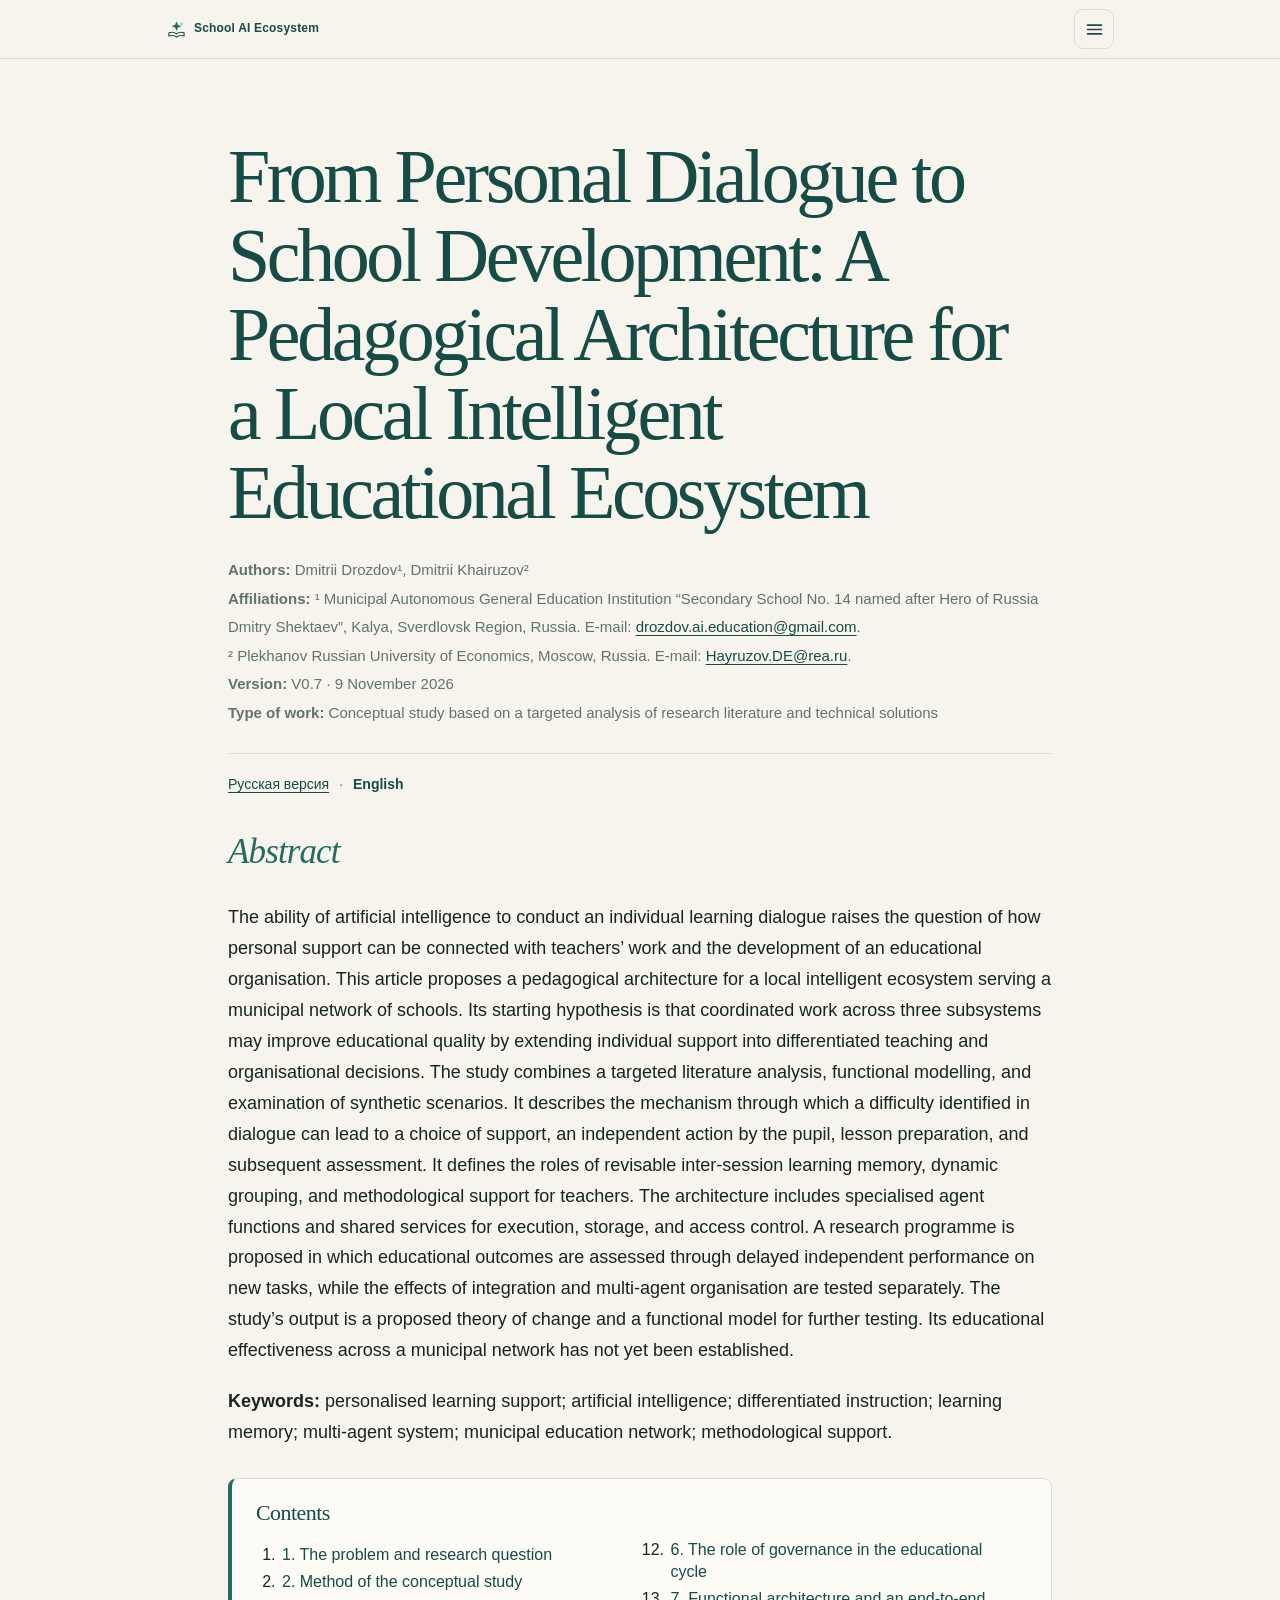
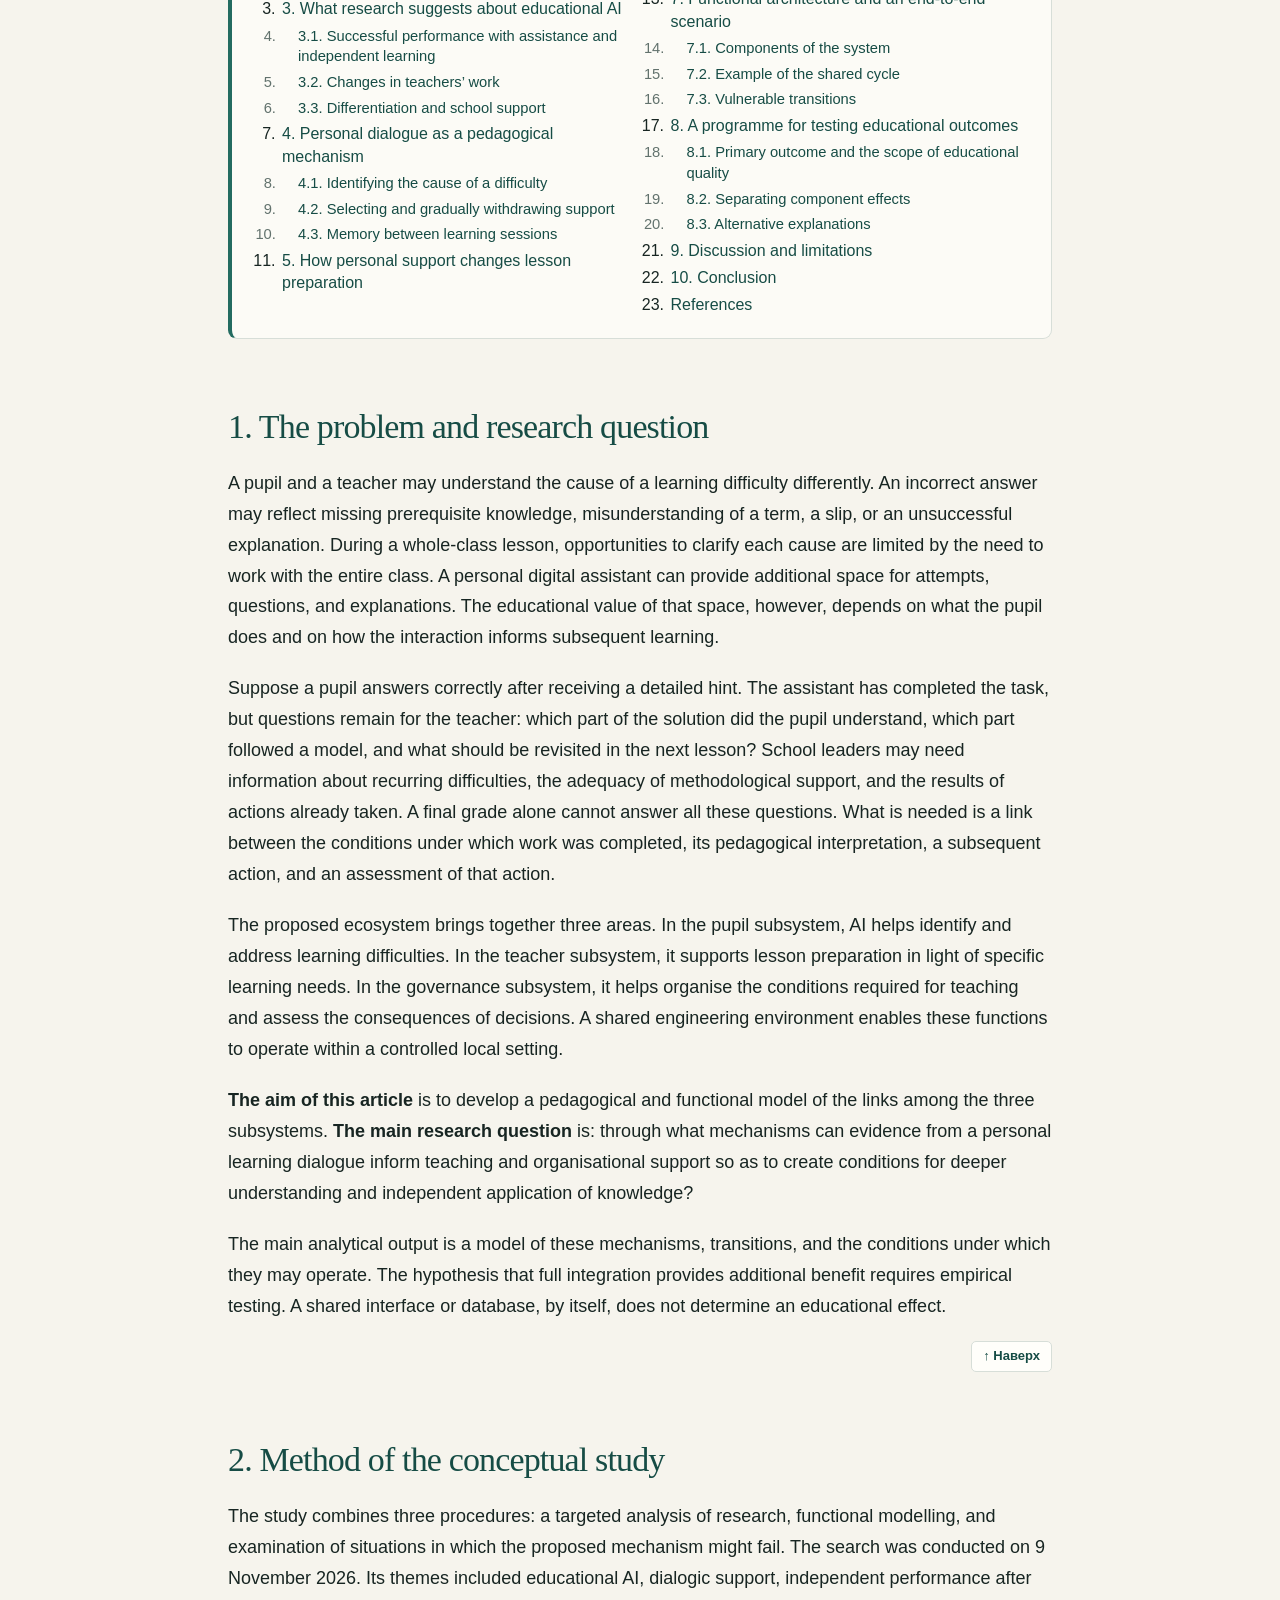
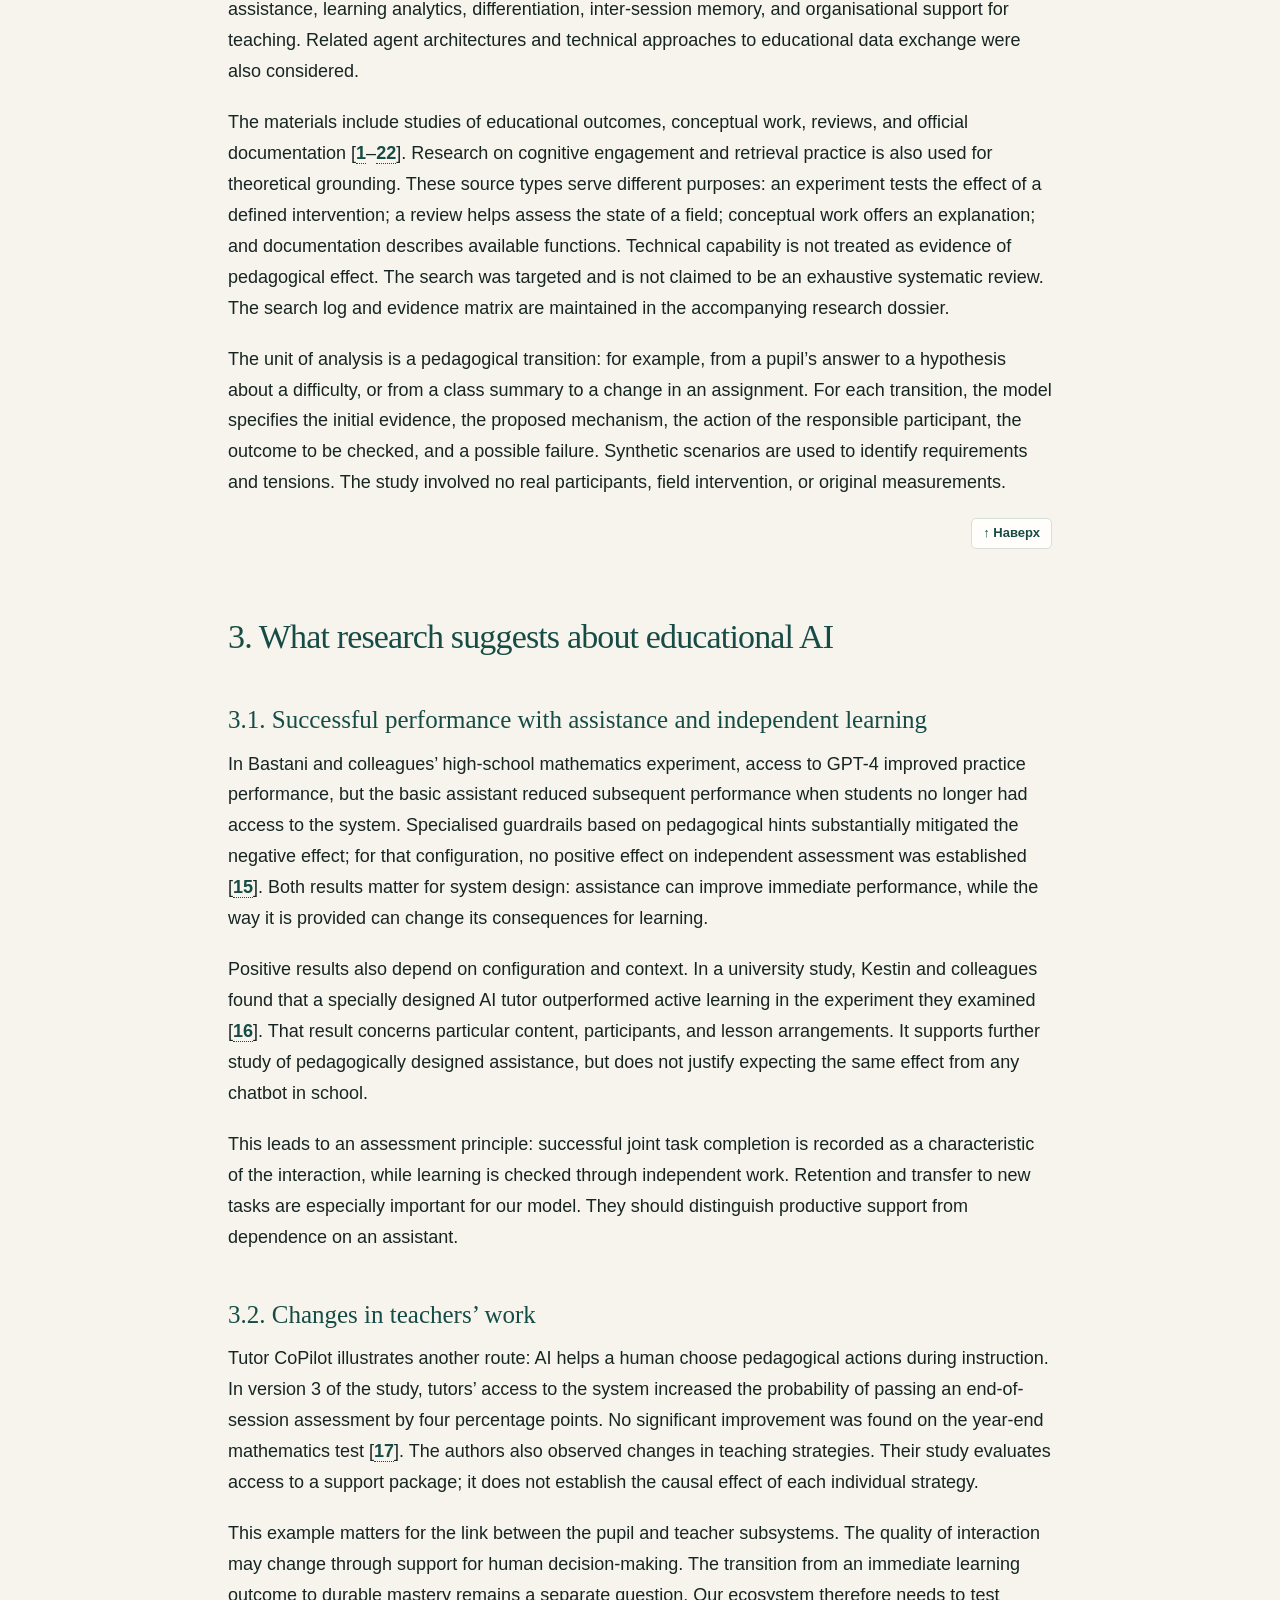
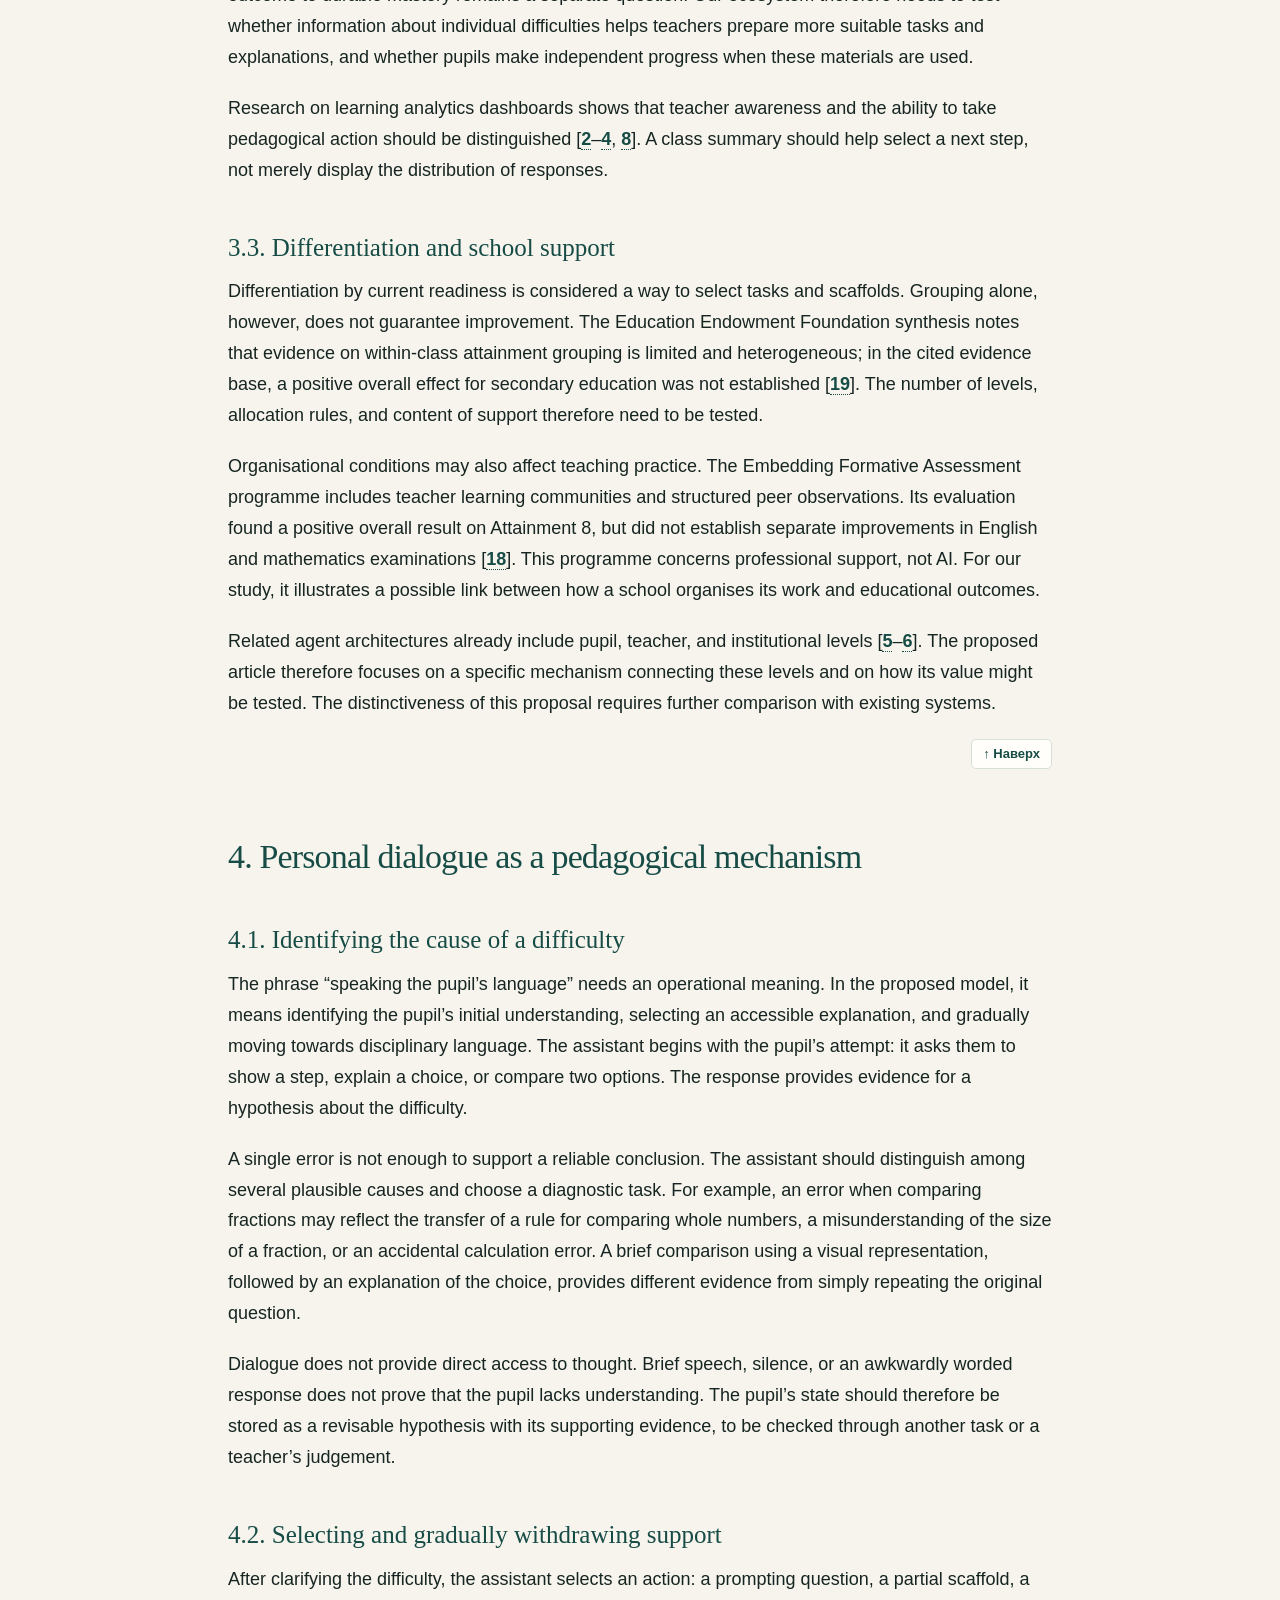
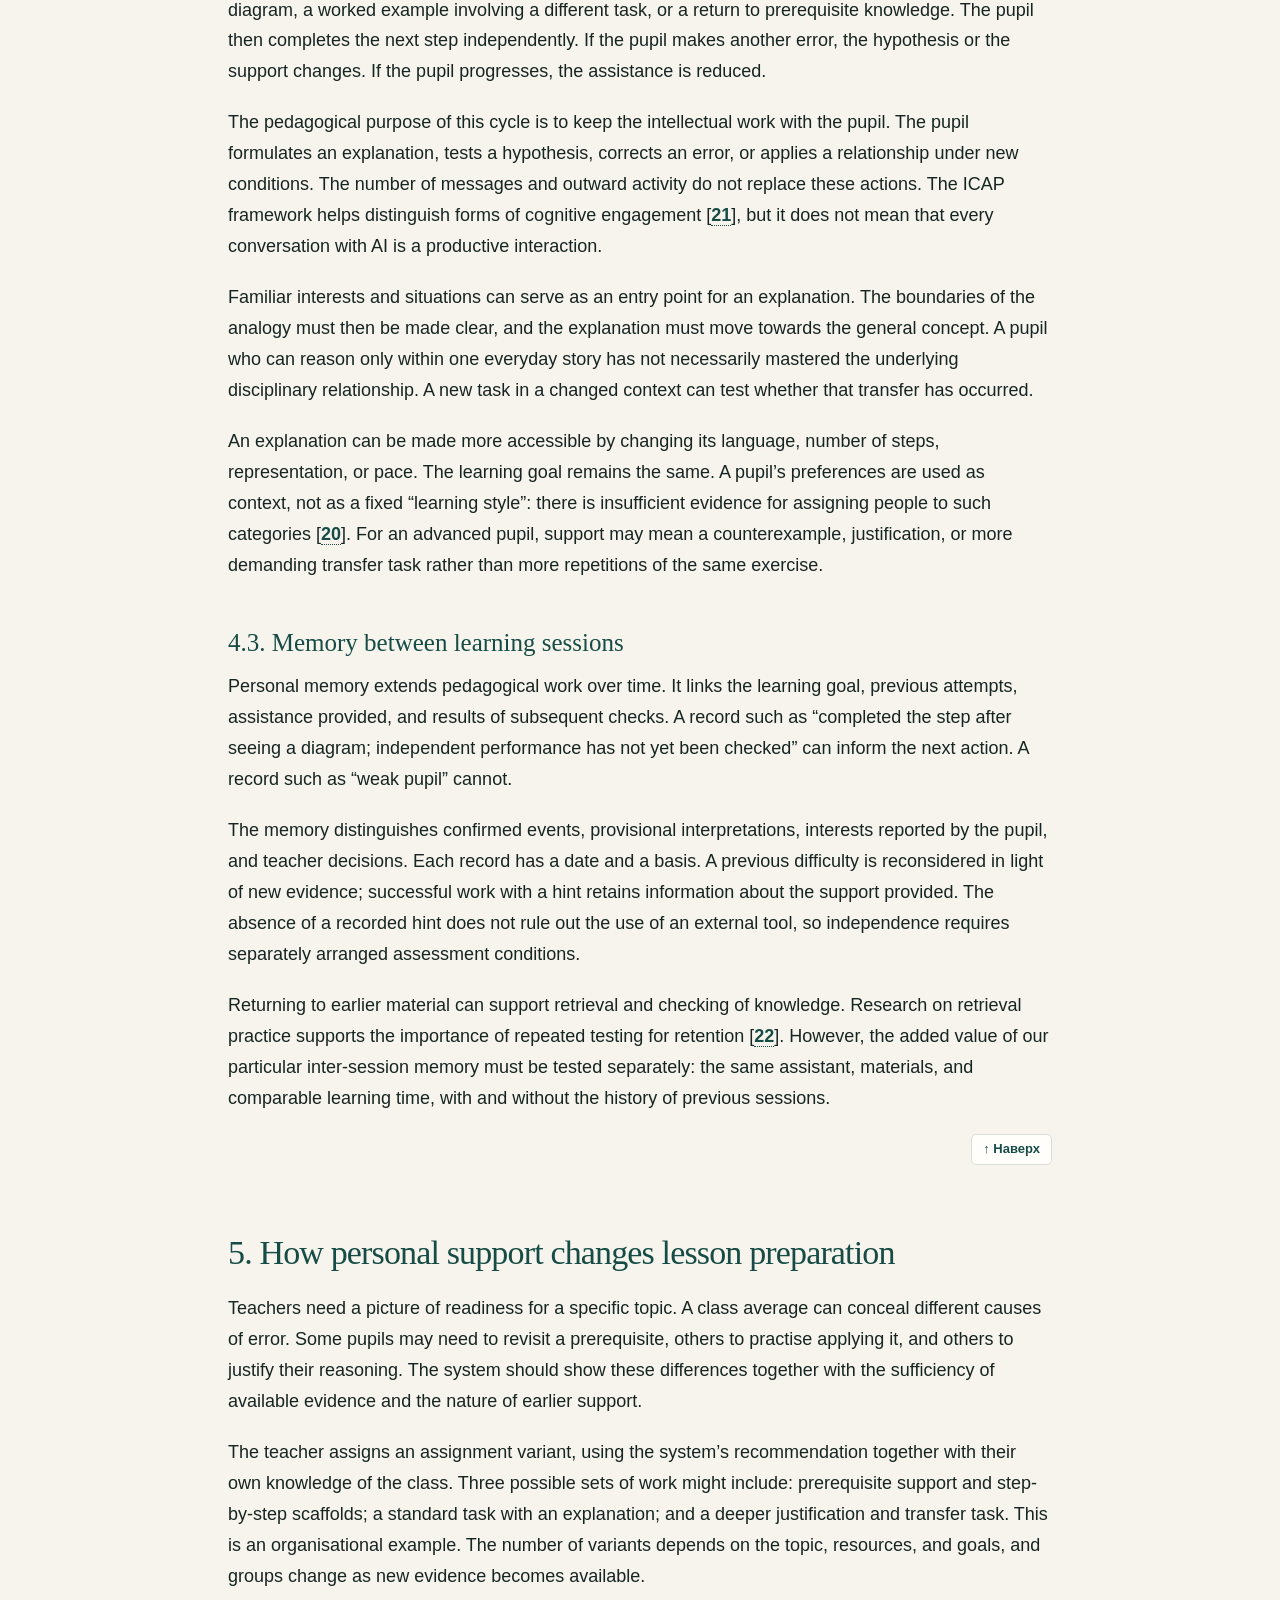
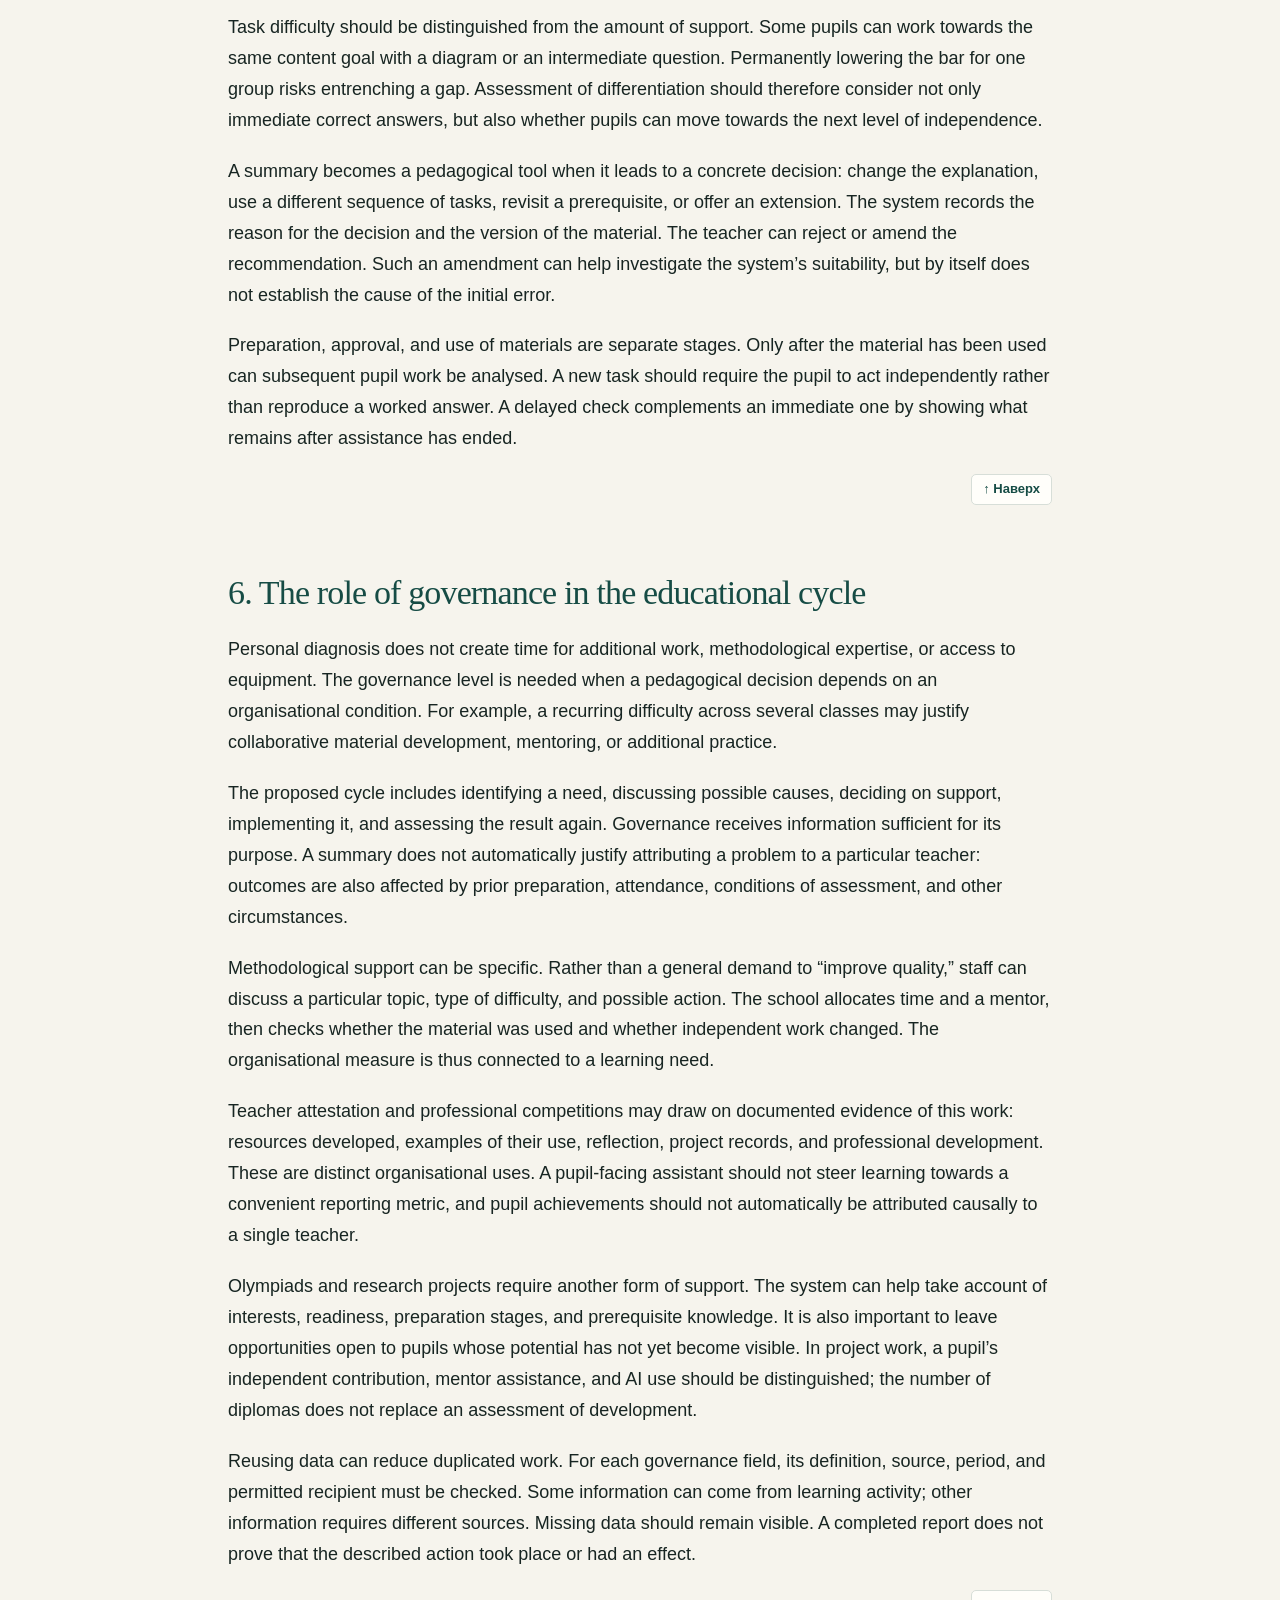
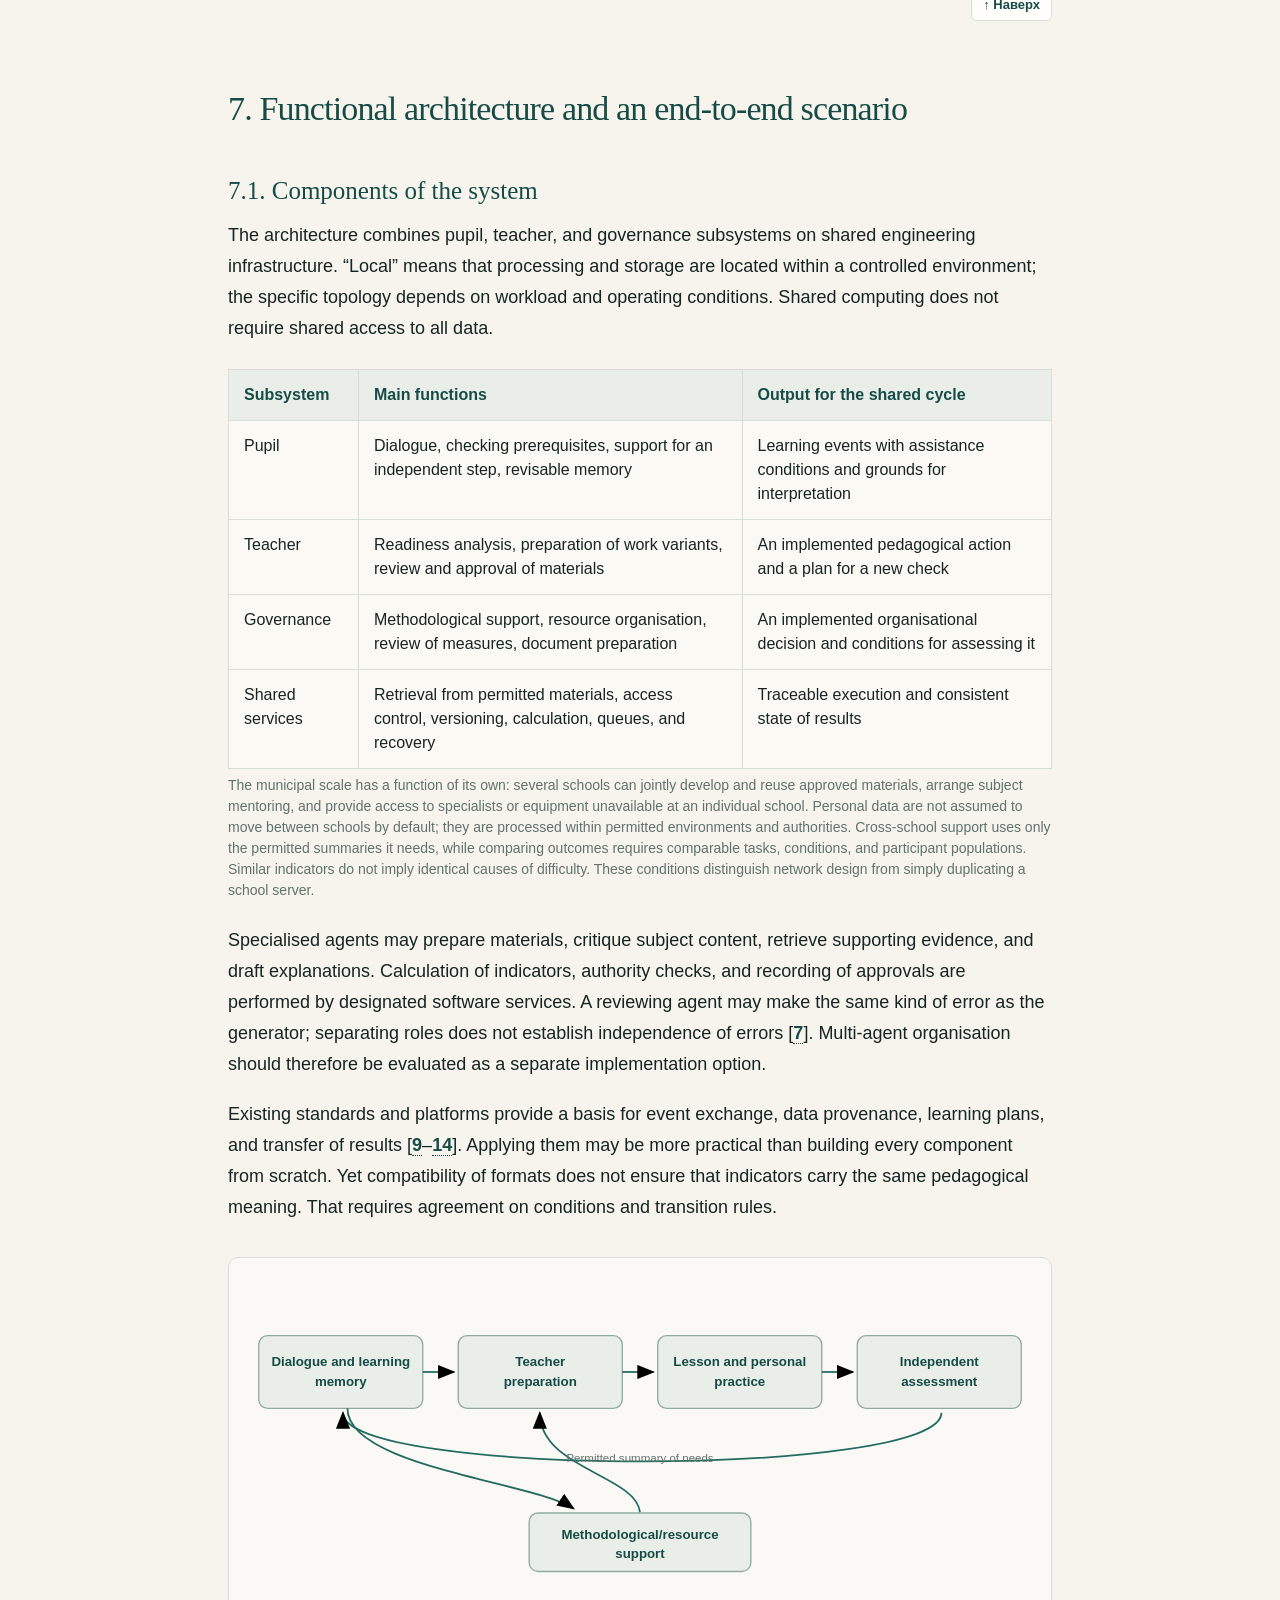
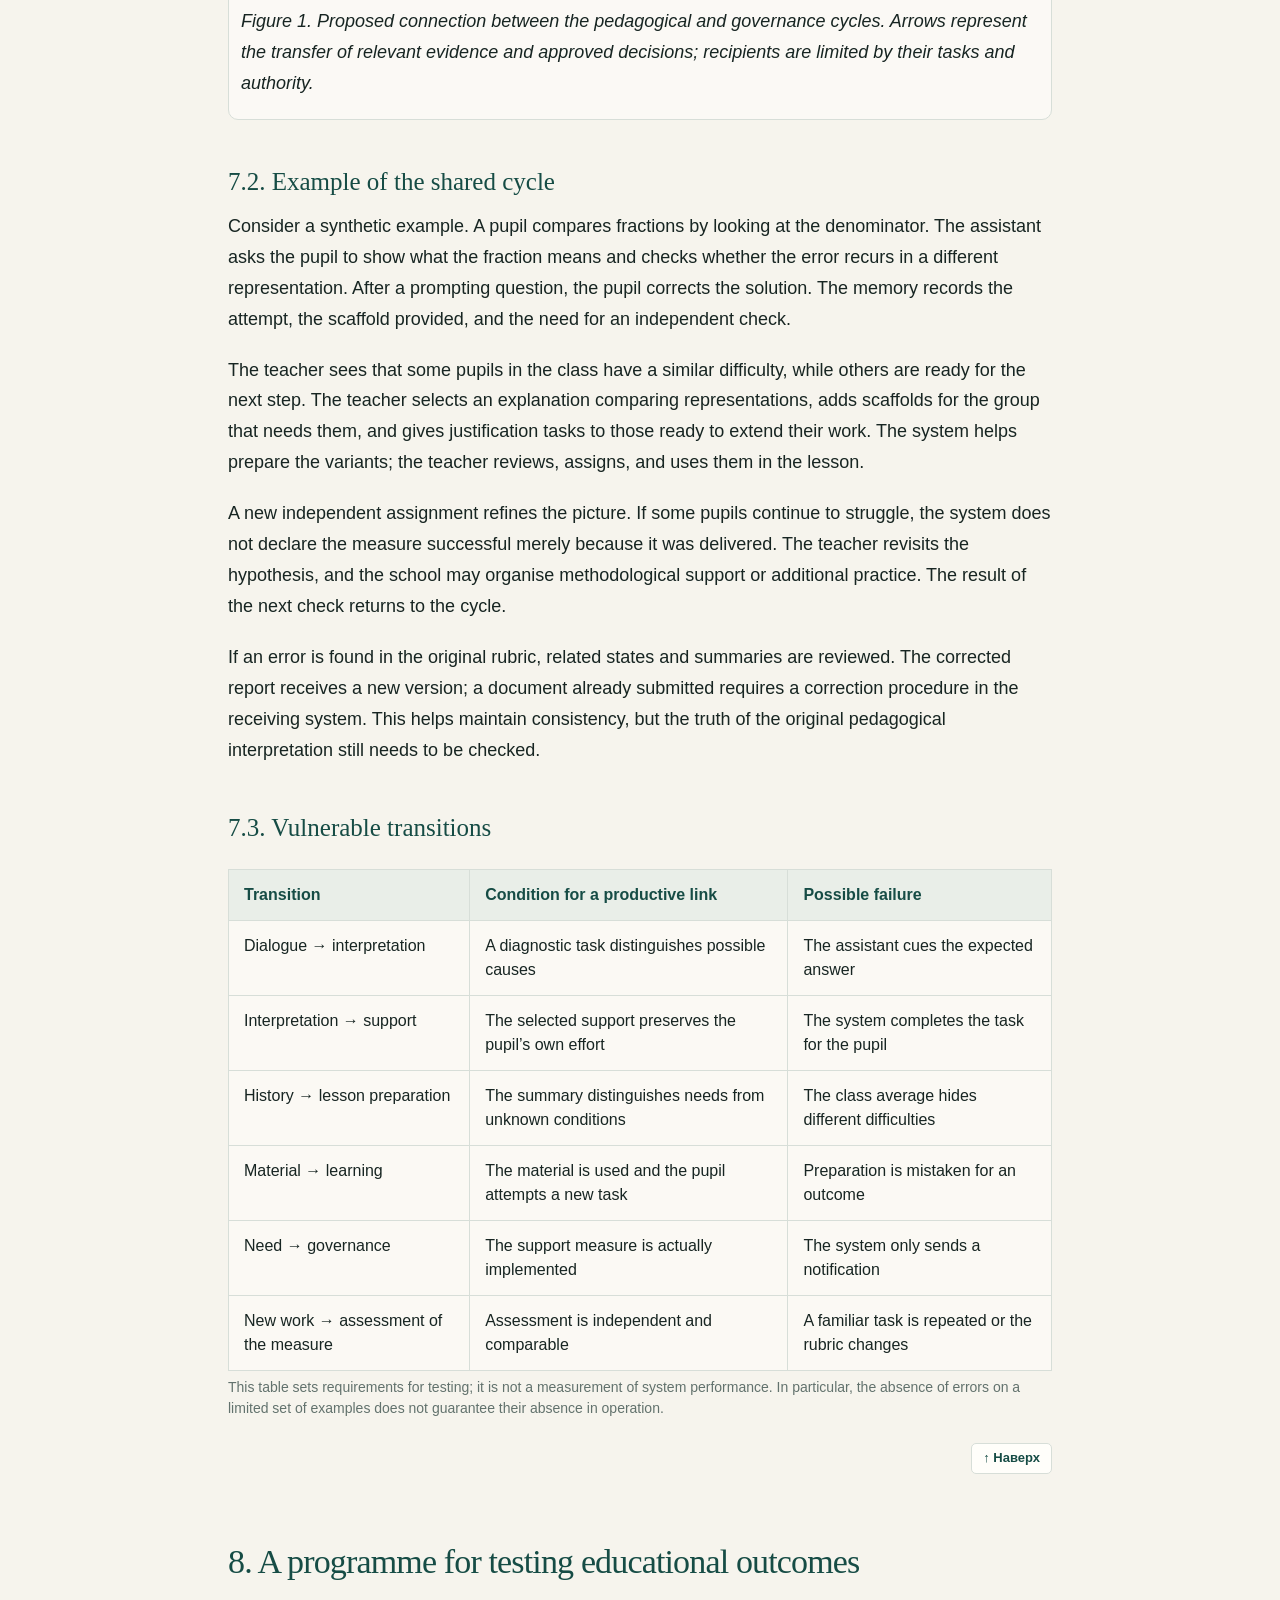
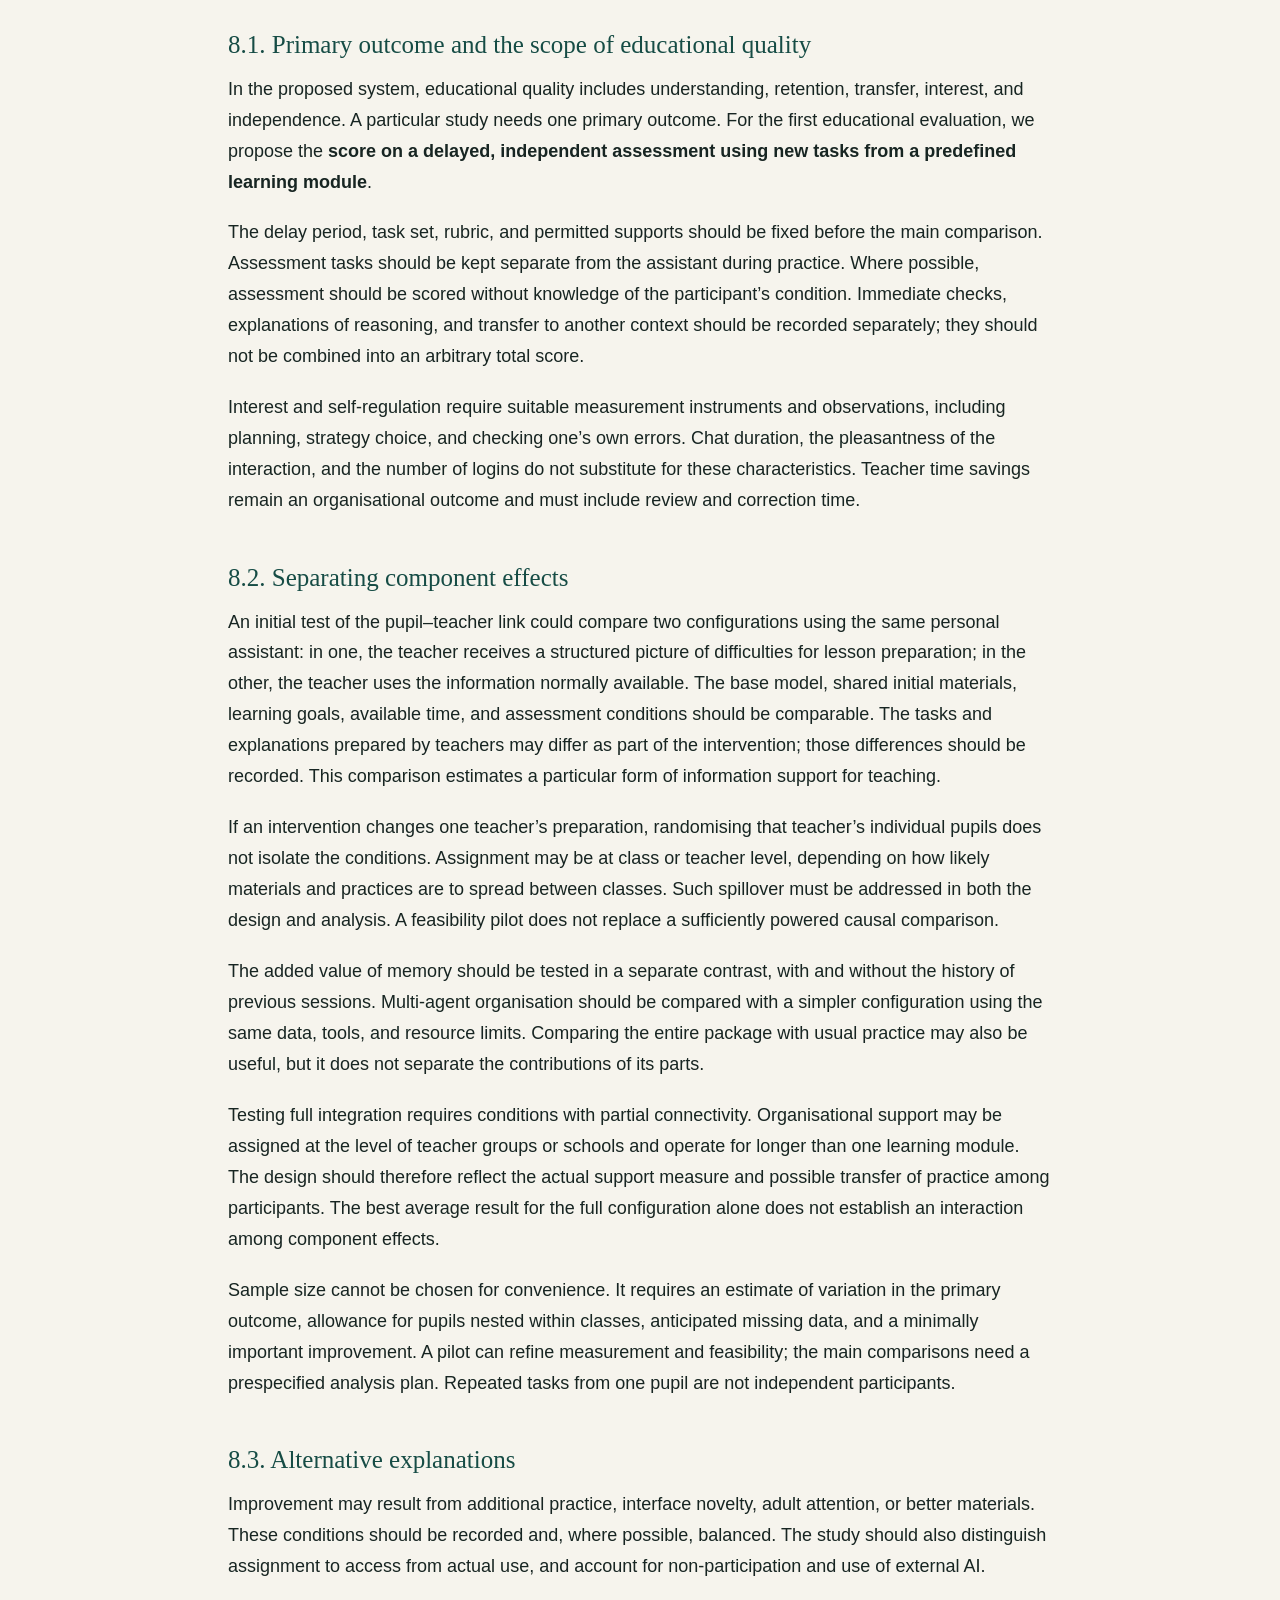
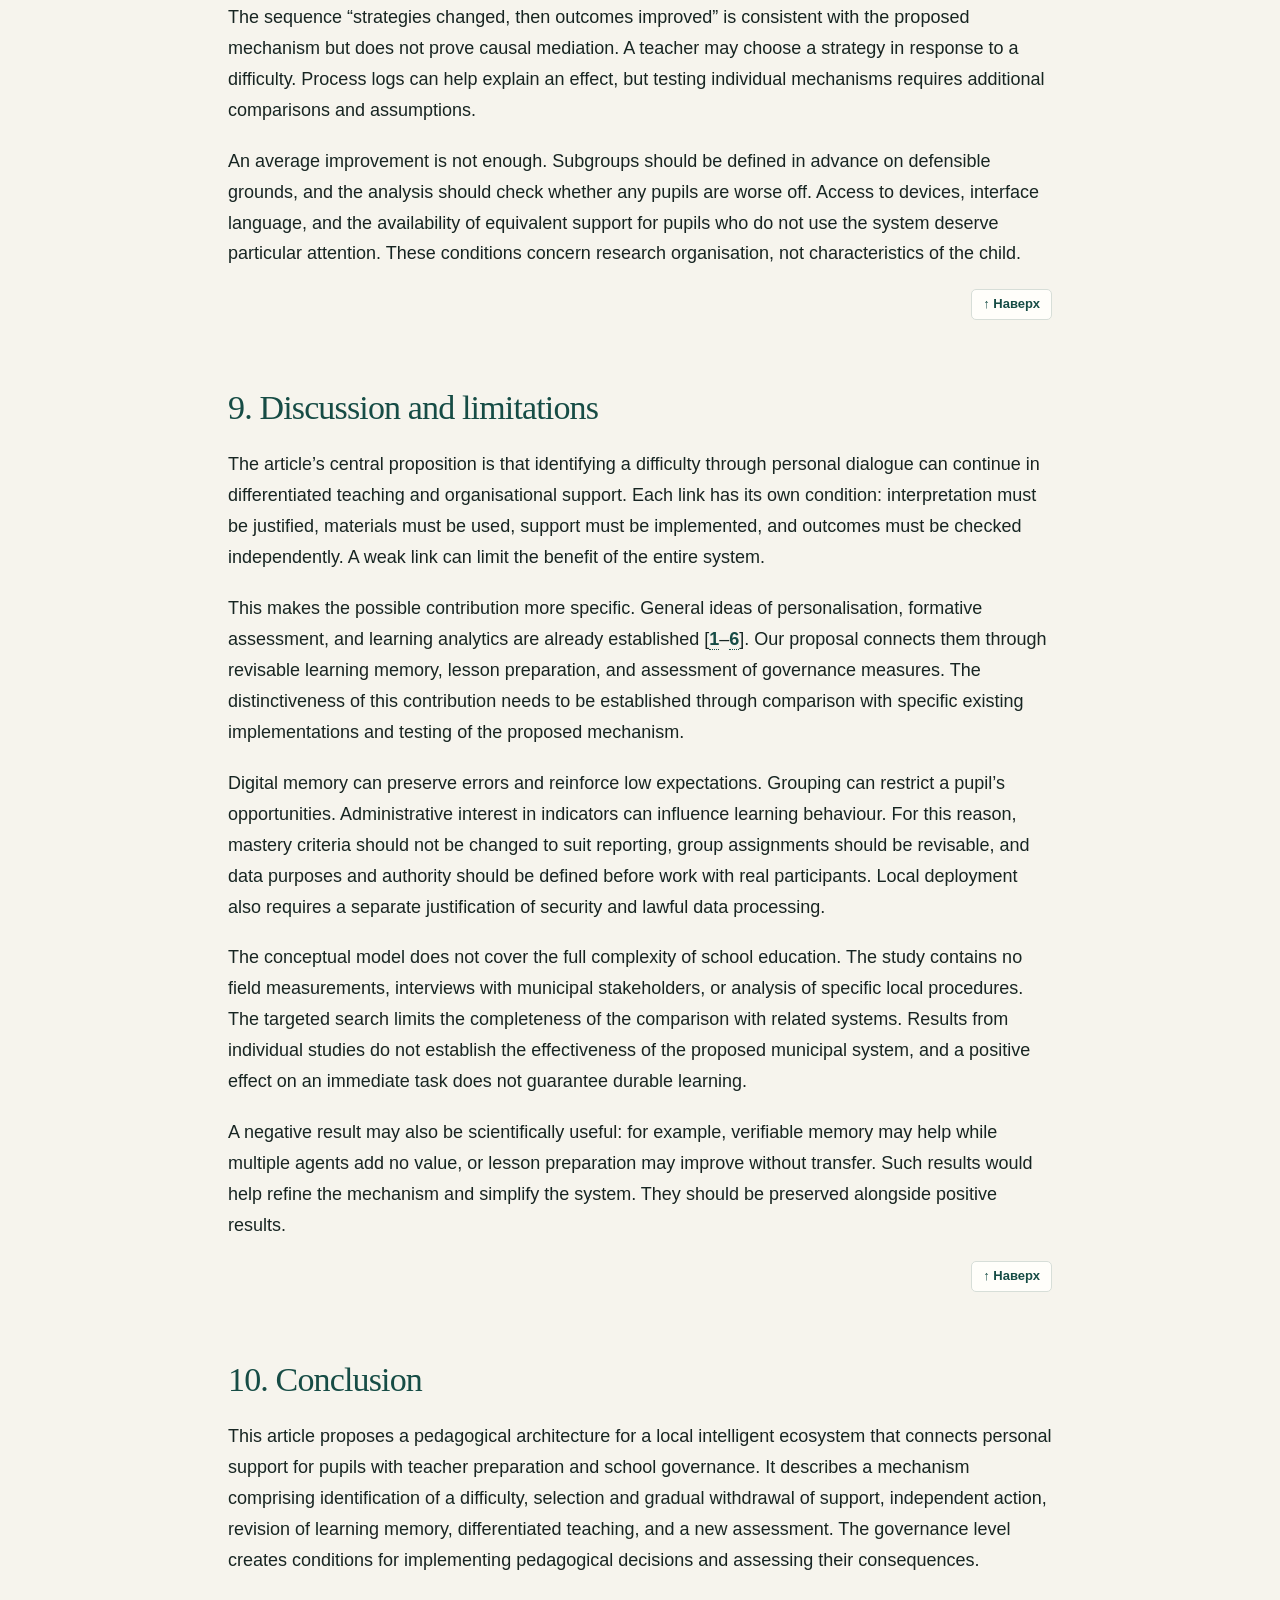
<file: article-ltg/en/index.html>
<!doctype html>
<html lang="en"><head><meta charset="utf-8"><meta name="viewport" content="width=device-width, initial-scale=1"><meta name="theme-color" content="#f6f4ed"><meta name="description" content="A conceptual study proposing a pedagogical architecture that links personal AI learning support, differentiated teaching, and school governance."><link rel="canonical" href="https://drozdov-dmitry.github.io/school-ai-ecosystem/article-ltg/en/"><title>From Personal Dialogue to School Development: A Pedagogical Architecture for a Local Intelligent Educational Ecosystem · Школьная ИИ-экосистема</title><link rel="icon" type="image/svg+xml" href="../../images/favicon.svg?v=1"><link rel="stylesheet" href="../../css/site.css?v=8"></head><body id="top"><header class="site-nav"><div class="nav-inner"><a class="brand" href="../../index.html" aria-label="School AI Ecosystem — главная"><img class="brand-mark" src="../../images/school-ai-mark.svg?v=2" alt="" aria-hidden="true"><span>School AI Ecosystem</span></a><nav class="nav-links desktop-nav" aria-label="Site navigation menu"></nav><details class="mobile-menu"><summary aria-label="Open menu"><svg viewBox="0 0 24 24" aria-hidden="true"><path d="M4 7h16M4 12h16M4 17h16"/></svg></summary><nav class="mobile-menu-panel" aria-label="Site navigation menu"><a href="https://drozdov-dmitry.github.io/">About the author</a><a href="../../article-agent-architecture/">Agent architecture in school</a><a href="../../economic-evaluation/">Economic evaluation of school AI</a><a href="../../article-ltg/" aria-current="page">From dialogue to school development</a><a href="../../research/">Research base</a></nav></details></div></header><main class="page"><article><h1 id="from-personal-dialogue-to-school-development-a-pedagogical-architecture-for-a-local-intelligent-educational-ecosystem">From Personal Dialogue to School Development: A Pedagogical Architecture for a Local Intelligent Educational Ecosystem</h1>
<p><strong>Authors:</strong> Dmitrii Drozdov¹, Dmitrii Khairuzov²<br />
<strong>Affiliations:</strong> ¹ Municipal Autonomous General Education Institution “Secondary School No. 14 named after Hero of Russia Dmitry Shektaev”, Kalya, Sverdlovsk Region, Russia. E-mail: <a href="mailto:drozdov.ai.education@gmail.com">drozdov.ai.education@gmail.com</a>.<br />
² Plekhanov Russian University of Economics, Moscow, Russia. E-mail: <a href="mailto:Hayruzov.DE@rea.ru">Hayruzov.DE@rea.ru</a>.<br />
<strong>Version:</strong> V0.7 · 9 November 2026<br />
<strong>Type of work:</strong> Conceptual study based on a targeted analysis of research literature and technical solutions</p><p class="language-switch"><a href="../">Русская версия</a><span aria-hidden="true">·</span><strong lang="en">English</strong></p>
<h2 id="abstract">Abstract</h2>
<p>The ability of artificial intelligence to conduct an individual learning dialogue raises the question of how personal support can be connected with teachers’ work and the development of an educational organisation. This article proposes a pedagogical architecture for a local intelligent ecosystem serving a municipal network of schools. Its starting hypothesis is that coordinated work across three subsystems may improve educational quality by extending individual support into differentiated teaching and organisational decisions. The study combines a targeted literature analysis, functional modelling, and examination of synthetic scenarios. It describes the mechanism through which a difficulty identified in dialogue can lead to a choice of support, an independent action by the pupil, lesson preparation, and subsequent assessment. It defines the roles of revisable inter-session learning memory, dynamic grouping, and methodological support for teachers. The architecture includes specialised agent functions and shared services for execution, storage, and access control. A research programme is proposed in which educational outcomes are assessed through delayed independent performance on new tasks, while the effects of integration and multi-agent organisation are tested separately. The study’s output is a proposed theory of change and a functional model for further testing. Its educational effectiveness across a municipal network has not yet been established.</p>
<p><strong>Keywords:</strong> personalised learning support; artificial intelligence; differentiated instruction; learning memory; multi-agent system; municipal education network; methodological support.</p>
<nav id="toc" class="article-toc" aria-label="Contents"><h2>Contents</h2><ol><li><a href="#1-the-problem-and-research-question">1. The problem and research question</a></li><li><a href="#2-method-of-the-conceptual-study">2. Method of the conceptual study</a></li><li><a href="#3-what-research-suggests-about-educational-ai">3. What research suggests about educational AI</a></li><li class="toc-sub"><a href="#31-successful-performance-with-assistance-and-independent-learning">3.1. Successful performance with assistance and independent learning</a></li><li class="toc-sub"><a href="#32-changes-in-teachers-work">3.2. Changes in teachers’ work</a></li><li class="toc-sub"><a href="#33-differentiation-and-school-support">3.3. Differentiation and school support</a></li><li><a href="#4-personal-dialogue-as-a-pedagogical-mechanism">4. Personal dialogue as a pedagogical mechanism</a></li><li class="toc-sub"><a href="#41-identifying-the-cause-of-a-difficulty">4.1. Identifying the cause of a difficulty</a></li><li class="toc-sub"><a href="#42-selecting-and-gradually-withdrawing-support">4.2. Selecting and gradually withdrawing support</a></li><li class="toc-sub"><a href="#43-memory-between-learning-sessions">4.3. Memory between learning sessions</a></li><li><a href="#5-how-personal-support-changes-lesson-preparation">5. How personal support changes lesson preparation</a></li><li><a href="#6-the-role-of-governance-in-the-educational-cycle">6. The role of governance in the educational cycle</a></li><li><a href="#7-functional-architecture-and-an-end-to-end-scenario">7. Functional architecture and an end-to-end scenario</a></li><li class="toc-sub"><a href="#71-components-of-the-system">7.1. Components of the system</a></li><li class="toc-sub"><a href="#72-example-of-the-shared-cycle">7.2. Example of the shared cycle</a></li><li class="toc-sub"><a href="#73-vulnerable-transitions">7.3. Vulnerable transitions</a></li><li><a href="#8-a-programme-for-testing-educational-outcomes">8. A programme for testing educational outcomes</a></li><li class="toc-sub"><a href="#81-primary-outcome-and-the-scope-of-educational-quality">8.1. Primary outcome and the scope of educational quality</a></li><li class="toc-sub"><a href="#82-separating-component-effects">8.2. Separating component effects</a></li><li class="toc-sub"><a href="#83-alternative-explanations">8.3. Alternative explanations</a></li><li><a href="#9-discussion-and-limitations">9. Discussion and limitations</a></li><li><a href="#10-conclusion">10. Conclusion</a></li><li class="toc-extra"><a href="#references">References</a></li></ol></nav>
<h2 id="1-the-problem-and-research-question">1. The problem and research question</h2>
<p>A pupil and a teacher may understand the cause of a learning difficulty differently. An incorrect answer may reflect missing prerequisite knowledge, misunderstanding of a term, a slip, or an unsuccessful explanation. During a whole-class lesson, opportunities to clarify each cause are limited by the need to work with the entire class. A personal digital assistant can provide additional space for attempts, questions, and explanations. The educational value of that space, however, depends on what the pupil does and on how the interaction informs subsequent learning.</p>
<p>Suppose a pupil answers correctly after receiving a detailed hint. The assistant has completed the task, but questions remain for the teacher: which part of the solution did the pupil understand, which part followed a model, and what should be revisited in the next lesson? School leaders may need information about recurring difficulties, the adequacy of methodological support, and the results of actions already taken. A final grade alone cannot answer all these questions. What is needed is a link between the conditions under which work was completed, its pedagogical interpretation, a subsequent action, and an assessment of that action.</p>
<p>The proposed ecosystem brings together three areas. In the pupil subsystem, AI helps identify and address learning difficulties. In the teacher subsystem, it supports lesson preparation in light of specific learning needs. In the governance subsystem, it helps organise the conditions required for teaching and assess the consequences of decisions. A shared engineering environment enables these functions to operate within a controlled local setting.</p>
<p><strong>The aim of this article</strong> is to develop a pedagogical and functional model of the links among the three subsystems. <strong>The main research question</strong> is: through what mechanisms can evidence from a personal learning dialogue inform teaching and organisational support so as to create conditions for deeper understanding and independent application of knowledge?</p>
<p>The main analytical output is a model of these mechanisms, transitions, and the conditions under which they may operate. The hypothesis that full integration provides additional benefit requires empirical testing. A shared interface or database, by itself, does not determine an educational effect.</p>
<p class="chapter-up"><a href="#top">↑ Наверх</a></p>
<h2 id="2-method-of-the-conceptual-study">2. Method of the conceptual study</h2>
<p>The study combines three procedures: a targeted analysis of research, functional modelling, and examination of situations in which the proposed mechanism might fail. The search was conducted on 9 November 2026. Its themes included educational AI, dialogic support, independent performance after assistance, learning analytics, differentiation, inter-session memory, and organisational support for teaching. Related agent architectures and technical approaches to educational data exchange were also considered.</p>
<p>The materials include studies of educational outcomes, conceptual work, reviews, and official documentation [<a class="citation-link" href="#ref-1">1</a>–<a class="citation-link" href="#ref-22">22</a>]. Research on cognitive engagement and retrieval practice is also used for theoretical grounding. These source types serve different purposes: an experiment tests the effect of a defined intervention; a review helps assess the state of a field; conceptual work offers an explanation; and documentation describes available functions. Technical capability is not treated as evidence of pedagogical effect. The search was targeted and is not claimed to be an exhaustive systematic review. The search log and evidence matrix are maintained in the accompanying research dossier.</p>
<p>The unit of analysis is a pedagogical transition: for example, from a pupil’s answer to a hypothesis about a difficulty, or from a class summary to a change in an assignment. For each transition, the model specifies the initial evidence, the proposed mechanism, the action of the responsible participant, the outcome to be checked, and a possible failure. Synthetic scenarios are used to identify requirements and tensions. The study involved no real participants, field intervention, or original measurements.</p>
<p class="chapter-up"><a href="#top">↑ Наверх</a></p>
<h2 id="3-what-research-suggests-about-educational-ai">3. What research suggests about educational AI</h2>
<h3 id="31-successful-performance-with-assistance-and-independent-learning">3.1. Successful performance with assistance and independent learning</h3>
<p>In Bastani and colleagues’ high-school mathematics experiment, access to GPT-4 improved practice performance, but the basic assistant reduced subsequent performance when students no longer had access to the system. Specialised guardrails based on pedagogical hints substantially mitigated the negative effect; for that configuration, no positive effect on independent assessment was established [<a class="citation-link" href="#ref-15">15</a>]. Both results matter for system design: assistance can improve immediate performance, while the way it is provided can change its consequences for learning.</p>
<p>Positive results also depend on configuration and context. In a university study, Kestin and colleagues found that a specially designed AI tutor outperformed active learning in the experiment they examined [<a class="citation-link" href="#ref-16">16</a>]. That result concerns particular content, participants, and lesson arrangements. It supports further study of pedagogically designed assistance, but does not justify expecting the same effect from any chatbot in school.</p>
<p>This leads to an assessment principle: successful joint task completion is recorded as a characteristic of the interaction, while learning is checked through independent work. Retention and transfer to new tasks are especially important for our model. They should distinguish productive support from dependence on an assistant.</p>
<h3 id="32-changes-in-teachers-work">3.2. Changes in teachers’ work</h3>
<p>Tutor CoPilot illustrates another route: AI helps a human choose pedagogical actions during instruction. In version 3 of the study, tutors’ access to the system increased the probability of passing an end-of-session assessment by four percentage points. No significant improvement was found on the year-end mathematics test [<a class="citation-link" href="#ref-17">17</a>]. The authors also observed changes in teaching strategies. Their study evaluates access to a support package; it does not establish the causal effect of each individual strategy.</p>
<p>This example matters for the link between the pupil and teacher subsystems. The quality of interaction may change through support for human decision-making. The transition from an immediate learning outcome to durable mastery remains a separate question. Our ecosystem therefore needs to test whether information about individual difficulties helps teachers prepare more suitable tasks and explanations, and whether pupils make independent progress when these materials are used.</p>
<p>Research on learning analytics dashboards shows that teacher awareness and the ability to take pedagogical action should be distinguished [<a class="citation-link" href="#ref-2">2</a>–<a class="citation-link" href="#ref-4">4</a>, <a class="citation-link" href="#ref-8">8</a>]. A class summary should help select a next step, not merely display the distribution of responses.</p>
<h3 id="33-differentiation-and-school-support">3.3. Differentiation and school support</h3>
<p>Differentiation by current readiness is considered a way to select tasks and scaffolds. Grouping alone, however, does not guarantee improvement. The Education Endowment Foundation synthesis notes that evidence on within-class attainment grouping is limited and heterogeneous; in the cited evidence base, a positive overall effect for secondary education was not established [<a class="citation-link" href="#ref-19">19</a>]. The number of levels, allocation rules, and content of support therefore need to be tested.</p>
<p>Organisational conditions may also affect teaching practice. The Embedding Formative Assessment programme includes teacher learning communities and structured peer observations. Its evaluation found a positive overall result on Attainment 8, but did not establish separate improvements in English and mathematics examinations [<a class="citation-link" href="#ref-18">18</a>]. This programme concerns professional support, not AI. For our study, it illustrates a possible link between how a school organises its work and educational outcomes.</p>
<p>Related agent architectures already include pupil, teacher, and institutional levels [<a class="citation-link" href="#ref-5">5</a>–<a class="citation-link" href="#ref-6">6</a>]. The proposed article therefore focuses on a specific mechanism connecting these levels and on how its value might be tested. The distinctiveness of this proposal requires further comparison with existing systems.</p>
<p class="chapter-up"><a href="#top">↑ Наверх</a></p>
<h2 id="4-personal-dialogue-as-a-pedagogical-mechanism">4. Personal dialogue as a pedagogical mechanism</h2>
<h3 id="41-identifying-the-cause-of-a-difficulty">4.1. Identifying the cause of a difficulty</h3>
<p>The phrase “speaking the pupil’s language” needs an operational meaning. In the proposed model, it means identifying the pupil’s initial understanding, selecting an accessible explanation, and gradually moving towards disciplinary language. The assistant begins with the pupil’s attempt: it asks them to show a step, explain a choice, or compare two options. The response provides evidence for a hypothesis about the difficulty.</p>
<p>A single error is not enough to support a reliable conclusion. The assistant should distinguish among several plausible causes and choose a diagnostic task. For example, an error when comparing fractions may reflect the transfer of a rule for comparing whole numbers, a misunderstanding of the size of a fraction, or an accidental calculation error. A brief comparison using a visual representation, followed by an explanation of the choice, provides different evidence from simply repeating the original question.</p>
<p>Dialogue does not provide direct access to thought. Brief speech, silence, or an awkwardly worded response does not prove that the pupil lacks understanding. The pupil’s state should therefore be stored as a revisable hypothesis with its supporting evidence, to be checked through another task or a teacher’s judgement.</p>
<h3 id="42-selecting-and-gradually-withdrawing-support">4.2. Selecting and gradually withdrawing support</h3>
<p>After clarifying the difficulty, the assistant selects an action: a prompting question, a partial scaffold, a diagram, a worked example involving a different task, or a return to prerequisite knowledge. The pupil then completes the next step independently. If the pupil makes another error, the hypothesis or the support changes. If the pupil progresses, the assistance is reduced.</p>
<p>The pedagogical purpose of this cycle is to keep the intellectual work with the pupil. The pupil formulates an explanation, tests a hypothesis, corrects an error, or applies a relationship under new conditions. The number of messages and outward activity do not replace these actions. The ICAP framework helps distinguish forms of cognitive engagement [<a class="citation-link" href="#ref-21">21</a>], but it does not mean that every conversation with AI is a productive interaction.</p>
<p>Familiar interests and situations can serve as an entry point for an explanation. The boundaries of the analogy must then be made clear, and the explanation must move towards the general concept. A pupil who can reason only within one everyday story has not necessarily mastered the underlying disciplinary relationship. A new task in a changed context can test whether that transfer has occurred.</p>
<p>An explanation can be made more accessible by changing its language, number of steps, representation, or pace. The learning goal remains the same. A pupil’s preferences are used as context, not as a fixed “learning style”: there is insufficient evidence for assigning people to such categories [<a class="citation-link" href="#ref-20">20</a>]. For an advanced pupil, support may mean a counterexample, justification, or more demanding transfer task rather than more repetitions of the same exercise.</p>
<h3 id="43-memory-between-learning-sessions">4.3. Memory between learning sessions</h3>
<p>Personal memory extends pedagogical work over time. It links the learning goal, previous attempts, assistance provided, and results of subsequent checks. A record such as “completed the step after seeing a diagram; independent performance has not yet been checked” can inform the next action. A record such as “weak pupil” cannot.</p>
<p>The memory distinguishes confirmed events, provisional interpretations, interests reported by the pupil, and teacher decisions. Each record has a date and a basis. A previous difficulty is reconsidered in light of new evidence; successful work with a hint retains information about the support provided. The absence of a recorded hint does not rule out the use of an external tool, so independence requires separately arranged assessment conditions.</p>
<p>Returning to earlier material can support retrieval and checking of knowledge. Research on retrieval practice supports the importance of repeated testing for retention [<a class="citation-link" href="#ref-22">22</a>]. However, the added value of our particular inter-session memory must be tested separately: the same assistant, materials, and comparable learning time, with and without the history of previous sessions.</p>
<p class="chapter-up"><a href="#top">↑ Наверх</a></p>
<h2 id="5-how-personal-support-changes-lesson-preparation">5. How personal support changes lesson preparation</h2>
<p>Teachers need a picture of readiness for a specific topic. A class average can conceal different causes of error. Some pupils may need to revisit a prerequisite, others to practise applying it, and others to justify their reasoning. The system should show these differences together with the sufficiency of available evidence and the nature of earlier support.</p>
<p>The teacher assigns an assignment variant, using the system’s recommendation together with their own knowledge of the class. Three possible sets of work might include: prerequisite support and step-by-step scaffolds; a standard task with an explanation; and a deeper justification and transfer task. This is an organisational example. The number of variants depends on the topic, resources, and goals, and groups change as new evidence becomes available.</p>
<p>Task difficulty should be distinguished from the amount of support. Some pupils can work towards the same content goal with a diagram or an intermediate question. Permanently lowering the bar for one group risks entrenching a gap. Assessment of differentiation should therefore consider not only immediate correct answers, but also whether pupils can move towards the next level of independence.</p>
<p>A summary becomes a pedagogical tool when it leads to a concrete decision: change the explanation, use a different sequence of tasks, revisit a prerequisite, or offer an extension. The system records the reason for the decision and the version of the material. The teacher can reject or amend the recommendation. Such an amendment can help investigate the system’s suitability, but by itself does not establish the cause of the initial error.</p>
<p>Preparation, approval, and use of materials are separate stages. Only after the material has been used can subsequent pupil work be analysed. A new task should require the pupil to act independently rather than reproduce a worked answer. A delayed check complements an immediate one by showing what remains after assistance has ended.</p>
<p class="chapter-up"><a href="#top">↑ Наверх</a></p>
<h2 id="6-the-role-of-governance-in-the-educational-cycle">6. The role of governance in the educational cycle</h2>
<p>Personal diagnosis does not create time for additional work, methodological expertise, or access to equipment. The governance level is needed when a pedagogical decision depends on an organisational condition. For example, a recurring difficulty across several classes may justify collaborative material development, mentoring, or additional practice.</p>
<p>The proposed cycle includes identifying a need, discussing possible causes, deciding on support, implementing it, and assessing the result again. Governance receives information sufficient for its purpose. A summary does not automatically justify attributing a problem to a particular teacher: outcomes are also affected by prior preparation, attendance, conditions of assessment, and other circumstances.</p>
<p>Methodological support can be specific. Rather than a general demand to “improve quality,” staff can discuss a particular topic, type of difficulty, and possible action. The school allocates time and a mentor, then checks whether the material was used and whether independent work changed. The organisational measure is thus connected to a learning need.</p>
<p>Teacher attestation and professional competitions may draw on documented evidence of this work: resources developed, examples of their use, reflection, project records, and professional development. These are distinct organisational uses. A pupil-facing assistant should not steer learning towards a convenient reporting metric, and pupil achievements should not automatically be attributed causally to a single teacher.</p>
<p>Olympiads and research projects require another form of support. The system can help take account of interests, readiness, preparation stages, and prerequisite knowledge. It is also important to leave opportunities open to pupils whose potential has not yet become visible. In project work, a pupil’s independent contribution, mentor assistance, and AI use should be distinguished; the number of diplomas does not replace an assessment of development.</p>
<p>Reusing data can reduce duplicated work. For each governance field, its definition, source, period, and permitted recipient must be checked. Some information can come from learning activity; other information requires different sources. Missing data should remain visible. A completed report does not prove that the described action took place or had an effect.</p>
<p class="chapter-up"><a href="#top">↑ Наверх</a></p>
<h2 id="7-functional-architecture-and-an-end-to-end-scenario">7. Functional architecture and an end-to-end scenario</h2>
<h3 id="71-components-of-the-system">7.1. Components of the system</h3>
<p>The architecture combines pupil, teacher, and governance subsystems on shared engineering infrastructure. “Local” means that processing and storage are located within a controlled environment; the specific topology depends on workload and operating conditions. Shared computing does not require shared access to all data.</p>
<table>
<thead>
<tr class="header">
<th>Subsystem</th>
<th>Main functions</th>
<th>Output for the shared cycle</th>
</tr>
</thead>
<tbody>
<tr class="odd">
<td>Pupil</td>
<td>Dialogue, checking prerequisites, support for an independent step, revisable memory</td>
<td>Learning events with assistance conditions and grounds for interpretation</td>
</tr>
<tr class="even">
<td>Teacher</td>
<td>Readiness analysis, preparation of work variants, review and approval of materials</td>
<td>An implemented pedagogical action and a plan for a new check</td>
</tr>
<tr class="odd">
<td>Governance</td>
<td>Methodological support, resource organisation, review of measures, document preparation</td>
<td>An implemented organisational decision and conditions for assessing it</td>
</tr>
<tr class="even">
<td>Shared services</td>
<td>Retrieval from permitted materials, access control, versioning, calculation, queues, and recovery</td>
<td>Traceable execution and consistent state of results</td>
</tr>
</tbody>
</table><p class="table-note">The municipal scale has a function of its own: several schools can jointly develop and reuse approved materials, arrange subject mentoring, and provide access to specialists or equipment unavailable at an individual school. Personal data are not assumed to move between schools by default; they are processed within permitted environments and authorities. Cross-school support uses only the permitted summaries it needs, while comparing outcomes requires comparable tasks, conditions, and participant populations. Similar indicators do not imply identical causes of difficulty. These conditions distinguish network design from simply duplicating a school server.</p>
<p>Specialised agents may prepare materials, critique subject content, retrieve supporting evidence, and draft explanations. Calculation of indicators, authority checks, and recording of approvals are performed by designated software services. A reviewing agent may make the same kind of error as the generator; separating roles does not establish independence of errors [<a class="citation-link" href="#ref-7">7</a>]. Multi-agent organisation should therefore be evaluated as a separate implementation option.</p>
<p>Existing standards and platforms provide a basis for event exchange, data provenance, learning plans, and transfer of results [<a class="citation-link" href="#ref-9">9</a>–<a class="citation-link" href="#ref-14">14</a>]. Applying them may be more practical than building every component from scratch. Yet compatibility of formats does not ensure that indicators carry the same pedagogical meaning. That requires agreement on conditions and transition rules.</p>
<figure class="architecture-diagram" aria-labelledby="fig-cycle-caption">
<svg viewBox="0 0 900 370" role="img" aria-labelledby="fig-cycle-title fig-cycle-desc" xmlns="http://www.w3.org/2000/svg">
<title id="fig-cycle-title">Pedagogical and governance cycle</title>
<desc id="fig-cycle-desc">The next independent check returns evidence to the learning dialogue. Permitted summary of needs: Methodological and resource support informs teacher preparation.</desc>
<defs><marker id="arrow" markerWidth="10" markerHeight="8" refX="9" refY="4" orient="auto"><path d="M0 0 L10 4 L0 8 z"/></marker></defs>
<g class="cycle-box"><rect x="20" y="65" width="185" height="82" rx="10"/><text x="112.5" y="99">Dialogue and learning</text><text x="112.5" y="122">memory</text><rect x="245" y="65" width="185" height="82" rx="10"/><text x="337.5" y="99">Teacher</text><text x="337.5" y="122">preparation</text><rect x="470" y="65" width="185" height="82" rx="10"/><text x="562.5" y="99">Lesson and personal</text><text x="562.5" y="122">practice</text><rect x="695" y="65" width="185" height="82" rx="10"/><text x="787.5" y="99">Independent</text><text x="787.5" y="122">assessment</text><rect x="325" y="265" width="250" height="66" rx="10"/><text x="450" y="294">Methodological/resource</text><text x="450" y="316">support</text></g>
<g class="cycle-arrow"><path d="M205 106 H240"/><path d="M430 106 H465"/><path d="M655 106 H690"/><path d="M790 152 C790 225 115 225 115 152"/><path d="M120 147 C120 213 330 230 375 260"/><path d="M450 264 C445 222 337 215 337 152"/></g>
<text class="cycle-note" x="450" y="207">Permitted summary of needs</text>
</svg>
<figcaption id="fig-cycle-caption"><em>Figure 1. Proposed connection between the pedagogical and governance cycles. Arrows represent the transfer of relevant evidence and approved decisions; recipients are limited by their tasks and authority.</em></figcaption></figure>

<h3 id="72-example-of-the-shared-cycle">7.2. Example of the shared cycle</h3>
<p>Consider a synthetic example. A pupil compares fractions by looking at the denominator. The assistant asks the pupil to show what the fraction means and checks whether the error recurs in a different representation. After a prompting question, the pupil corrects the solution. The memory records the attempt, the scaffold provided, and the need for an independent check.</p>
<p>The teacher sees that some pupils in the class have a similar difficulty, while others are ready for the next step. The teacher selects an explanation comparing representations, adds scaffolds for the group that needs them, and gives justification tasks to those ready to extend their work. The system helps prepare the variants; the teacher reviews, assigns, and uses them in the lesson.</p>
<p>A new independent assignment refines the picture. If some pupils continue to struggle, the system does not declare the measure successful merely because it was delivered. The teacher revisits the hypothesis, and the school may organise methodological support or additional practice. The result of the next check returns to the cycle.</p>
<p>If an error is found in the original rubric, related states and summaries are reviewed. The corrected report receives a new version; a document already submitted requires a correction procedure in the receiving system. This helps maintain consistency, but the truth of the original pedagogical interpretation still needs to be checked.</p>
<h3 id="73-vulnerable-transitions">7.3. Vulnerable transitions</h3>
<table>
<thead>
<tr class="header">
<th>Transition</th>
<th>Condition for a productive link</th>
<th>Possible failure</th>
</tr>
</thead>
<tbody>
<tr class="odd">
<td>Dialogue → interpretation</td>
<td>A diagnostic task distinguishes possible causes</td>
<td>The assistant cues the expected answer</td>
</tr>
<tr class="even">
<td>Interpretation → support</td>
<td>The selected support preserves the pupil’s own effort</td>
<td>The system completes the task for the pupil</td>
</tr>
<tr class="odd">
<td>History → lesson preparation</td>
<td>The summary distinguishes needs from unknown conditions</td>
<td>The class average hides different difficulties</td>
</tr>
<tr class="even">
<td>Material → learning</td>
<td>The material is used and the pupil attempts a new task</td>
<td>Preparation is mistaken for an outcome</td>
</tr>
<tr class="odd">
<td>Need → governance</td>
<td>The support measure is actually implemented</td>
<td>The system only sends a notification</td>
</tr>
<tr class="even">
<td>New work → assessment of the measure</td>
<td>Assessment is independent and comparable</td>
<td>A familiar task is repeated or the rubric changes</td>
</tr>
</tbody>
</table><p class="table-note">This table sets requirements for testing; it is not a measurement of system performance. In particular, the absence of errors on a limited set of examples does not guarantee their absence in operation.</p>
<p class="chapter-up"><a href="#top">↑ Наверх</a></p>
<h2 id="8-a-programme-for-testing-educational-outcomes">8. A programme for testing educational outcomes</h2>
<h3 id="81-primary-outcome-and-the-scope-of-educational-quality">8.1. Primary outcome and the scope of educational quality</h3>
<p>In the proposed system, educational quality includes understanding, retention, transfer, interest, and independence. A particular study needs one primary outcome. For the first educational evaluation, we propose the <strong>score on a delayed, independent assessment using new tasks from a predefined learning module</strong>.</p>
<p>The delay period, task set, rubric, and permitted supports should be fixed before the main comparison. Assessment tasks should be kept separate from the assistant during practice. Where possible, assessment should be scored without knowledge of the participant’s condition. Immediate checks, explanations of reasoning, and transfer to another context should be recorded separately; they should not be combined into an arbitrary total score.</p>
<p>Interest and self-regulation require suitable measurement instruments and observations, including planning, strategy choice, and checking one’s own errors. Chat duration, the pleasantness of the interaction, and the number of logins do not substitute for these characteristics. Teacher time savings remain an organisational outcome and must include review and correction time.</p>
<h3 id="82-separating-component-effects">8.2. Separating component effects</h3>
<p>An initial test of the pupil–teacher link could compare two configurations using the same personal assistant: in one, the teacher receives a structured picture of difficulties for lesson preparation; in the other, the teacher uses the information normally available. The base model, shared initial materials, learning goals, available time, and assessment conditions should be comparable. The tasks and explanations prepared by teachers may differ as part of the intervention; those differences should be recorded. This comparison estimates a particular form of information support for teaching.</p>
<p>If an intervention changes one teacher’s preparation, randomising that teacher’s individual pupils does not isolate the conditions. Assignment may be at class or teacher level, depending on how likely materials and practices are to spread between classes. Such spillover must be addressed in both the design and analysis. A feasibility pilot does not replace a sufficiently powered causal comparison.</p>
<p>The added value of memory should be tested in a separate contrast, with and without the history of previous sessions. Multi-agent organisation should be compared with a simpler configuration using the same data, tools, and resource limits. Comparing the entire package with usual practice may also be useful, but it does not separate the contributions of its parts.</p>
<p>Testing full integration requires conditions with partial connectivity. Organisational support may be assigned at the level of teacher groups or schools and operate for longer than one learning module. The design should therefore reflect the actual support measure and possible transfer of practice among participants. The best average result for the full configuration alone does not establish an interaction among component effects.</p>
<p>Sample size cannot be chosen for convenience. It requires an estimate of variation in the primary outcome, allowance for pupils nested within classes, anticipated missing data, and a minimally important improvement. A pilot can refine measurement and feasibility; the main comparisons need a prespecified analysis plan. Repeated tasks from one pupil are not independent participants.</p>
<h3 id="83-alternative-explanations">8.3. Alternative explanations</h3>
<p>Improvement may result from additional practice, interface novelty, adult attention, or better materials. These conditions should be recorded and, where possible, balanced. The study should also distinguish assignment to access from actual use, and account for non-participation and use of external AI.</p>
<p>The sequence “strategies changed, then outcomes improved” is consistent with the proposed mechanism but does not prove causal mediation. A teacher may choose a strategy in response to a difficulty. Process logs can help explain an effect, but testing individual mechanisms requires additional comparisons and assumptions.</p>
<p>An average improvement is not enough. Subgroups should be defined in advance on defensible grounds, and the analysis should check whether any pupils are worse off. Access to devices, interface language, and the availability of equivalent support for pupils who do not use the system deserve particular attention. These conditions concern research organisation, not characteristics of the child.</p>
<p class="chapter-up"><a href="#top">↑ Наверх</a></p>
<h2 id="9-discussion-and-limitations">9. Discussion and limitations</h2>
<p>The article’s central proposition is that identifying a difficulty through personal dialogue can continue in differentiated teaching and organisational support. Each link has its own condition: interpretation must be justified, materials must be used, support must be implemented, and outcomes must be checked independently. A weak link can limit the benefit of the entire system.</p>
<p>This makes the possible contribution more specific. General ideas of personalisation, formative assessment, and learning analytics are already established [<a class="citation-link" href="#ref-1">1</a>–<a class="citation-link" href="#ref-6">6</a>]. Our proposal connects them through revisable learning memory, lesson preparation, and assessment of governance measures. The distinctiveness of this contribution needs to be established through comparison with specific existing implementations and testing of the proposed mechanism.</p>
<p>Digital memory can preserve errors and reinforce low expectations. Grouping can restrict a pupil’s opportunities. Administrative interest in indicators can influence learning behaviour. For this reason, mastery criteria should not be changed to suit reporting, group assignments should be revisable, and data purposes and authority should be defined before work with real participants. Local deployment also requires a separate justification of security and lawful data processing.</p>
<p>The conceptual model does not cover the full complexity of school education. The study contains no field measurements, interviews with municipal stakeholders, or analysis of specific local procedures. The targeted search limits the completeness of the comparison with related systems. Results from individual studies do not establish the effectiveness of the proposed municipal system, and a positive effect on an immediate task does not guarantee durable learning.</p>
<p>A negative result may also be scientifically useful: for example, verifiable memory may help while multiple agents add no value, or lesson preparation may improve without transfer. Such results would help refine the mechanism and simplify the system. They should be preserved alongside positive results.</p>
<p class="chapter-up"><a href="#top">↑ Наверх</a></p>
<h2 id="10-conclusion">10. Conclusion</h2>
<p>This article proposes a pedagogical architecture for a local intelligent ecosystem that connects personal support for pupils with teacher preparation and school governance. It describes a mechanism comprising identification of a difficulty, selection and gradual withdrawal of support, independent action, revision of learning memory, differentiated teaching, and a new assessment. The governance level creates conditions for implementing pedagogical decisions and assessing their consequences.</p>
<p>The article’s main output is a proposed theory of change and functional model that make it possible to move from a general expectation that AI will help towards testing specific links. The proposed programme places independent application of knowledge at its centre, distinguishing it from immediate success with hints, organisational savings, and the number of documents produced.</p>
<p>The next research step is to select a bounded learning module, agree on scenarios with teachers, and prepare a comparison that tests whether linking personal support with lesson preparation changes delayed independent performance. Further studies should examine the value of memory, organisational support, and multi-agent implementation while retaining the shared objective of improving pupils’ ability to understand and act independently.</p>
<p class="chapter-up"><a href="#top">↑ Наверх</a></p>
<h2 id="references">References</h2>
<p class="reference" id="ref-1"><strong>[1]</strong> Ninaus M., Sailer M. (2022). Closing the loop – The human role in artificial intelligence for education. <em>Frontiers in Psychology</em> 13:956798. DOI: <a href="https://doi.org/10.3389/fpsyg.2022.956798">https://doi.org/10.3389/fpsyg.2022.956798</a></p>
<p class="reference" id="ref-2"><strong>[2]</strong> Kaliisa R., Jivet I., Prinsloo P. (2023). A checklist to guide the planning, designing, implementation, and evaluation of learning analytics dashboards. <em>IJETHE</em> 20:28. DOI: <a href="https://doi.org/10.1186/s41239-023-00394-6">https://doi.org/10.1186/s41239-023-00394-6</a></p>
<p class="reference" id="ref-3"><strong>[3]</strong> Karademir O. et al. (2024). I don't have time! But keep me in the loop: Co-designing requirements for a learning analytics cockpit with teachers. <em>JCAL</em> 40(6):2681–2699. DOI: <a href="https://doi.org/10.1111/jcal.12997">https://doi.org/10.1111/jcal.12997</a></p>
<p class="reference" id="ref-4"><strong>[4]</strong> Paolucci C., Vancini S., Bex R. T. II, Cavanaugh C., Salama C., de Araujo Z. (2024). A review of learning analytics opportunities and challenges for K-12 education. <em>Heliyon</em> 10(4):e25767. DOI: <a href="https://doi.org/10.1016/j.heliyon.2024.e25767">https://doi.org/10.1016/j.heliyon.2024.e25767</a></p>
<p class="reference" id="ref-5"><strong>[5]</strong> Sharif M., Seker H. (2026). A context-aware multimodal multi-agent deep reinforcement learning framework for autonomous personalized education. <em>Discover Computing</em> 29:697. DOI: <a href="https://doi.org/10.1007/s10791-026-10639-3">https://doi.org/10.1007/s10791-026-10639-3</a></p>
<p class="reference" id="ref-6"><strong>[6]</strong> Spivakovsky O., Lemeshchuk O., Poltoratskyi M. (2026). Architecture of an enterprise artificial intelligence ecosystem in the digital transformation of a university. <em>ITLT</em> 115(5):208–224. DOI: <a href="https://doi.org/10.33407/itlt.v115i5.6832">https://doi.org/10.33407/itlt.v115i5.6832</a></p>
<p class="reference" id="ref-7"><strong>[7]</strong> Cemri M. et al. (2025). Why Do Multi-Agent LLM Systems Fail? arXiv:2503.13657v3. DOI: <a href="https://doi.org/10.48550/arXiv.2503.13657">https://doi.org/10.48550/arXiv.2503.13657</a></p>
<p class="reference" id="ref-8"><strong>[8]</strong> Kaliisa R., Misiejuk K., López-Pernas S., Khalil M., Saqr M. (2024). Have Learning Analytics Dashboards Lived Up to the Hype? LAK ’24:295–304. DOI: <a href="https://doi.org/10.1145/3636555.3636884">https://doi.org/10.1145/3636555.3636884</a></p>
<p class="reference" id="ref-9"><strong>[9]</strong> 1EdTech. Caliper Analytics 1.2 Specification, Final Release, 27 March 2020. <a href="https://www.imsglobal.org/spec/caliper/v1p2/">https://www.imsglobal.org/spec/caliper/v1p2/</a></p>
<p class="reference" id="ref-10"><strong>[10]</strong> Groth P., Moreau L. (eds.). W3C PROV-Overview. Working Group Note, 30 April 2013. <a href="https://www.w3.org/TR/prov-overview/">https://www.w3.org/TR/prov-overview/</a></p>
<p class="reference" id="ref-11"><strong>[11]</strong> Ed-Fi Alliance. Assessment Providers — Data Model. <a href="https://docs.ed-fi.org/getting-started/provider-playbook/specifics-by-provider-type/assessment-providers/domain-api-tutorial/assessment-providers-data-model/">https://docs.ed-fi.org/getting-started/provider-playbook/specifics-by-provider-type/assessment-providers/domain-api-tutorial/assessment-providers-data-model/</a></p>
<p class="reference" id="ref-12"><strong>[12]</strong> MoodleDocs 4.5. Learning plans, oldid=132094. <a href="https://docs.moodle.org/405/en/learning_plans">https://docs.moodle.org/405/en/learning_plans</a></p>
<p class="reference" id="ref-13"><strong>[13]</strong> MoodleDocs 4.5. Analytics, oldid=147985. <a href="https://docs.moodle.org/405/en/Analytics">https://docs.moodle.org/405/en/Analytics</a></p>
<p class="reference" id="ref-14"><strong>[14]</strong> 1EdTech. OneRoster Planning and Procurement Guide. <a href="https://www.1edtech.org/standards/oneroster/OneRoster-Procurement-Guide">https://www.1edtech.org/standards/oneroster/OneRoster-Procurement-Guide</a></p>
<p class="reference" id="ref-15"><strong>[15]</strong> Bastani H., Bastani O., Sungu A., Ge H., Kabakcı Ö., Mariman R. (2025). Generative AI without guardrails can harm learning: Evidence from high school mathematics. <em>PNAS</em> 122(26), e2422633122. <a href="https://doi.org/10.1073/pnas.2422633122">https://doi.org/10.1073/pnas.2422633122</a></p>
<p class="reference" id="ref-16"><strong>[16]</strong> Kestin G. et al. (2025). AI tutoring outperforms in-class active learning: an RCT introducing a novel research-based design in an authentic educational setting. <em>Scientific Reports</em> 15, 17458. <a href="https://doi.org/10.1038/s41598-025-97652-6">https://doi.org/10.1038/s41598-025-97652-6</a></p>
<p class="reference" id="ref-17"><strong>[17]</strong> Wang R. E., Ribeiro A. T., Robinson C. D., Loeb S., Demszky D. Tutor CoPilot: A Human-AI Approach for Scaling Real-Time Expertise. arXiv:2410.03017v3. <a href="https://arxiv.org/html/2410.03017v3">https://arxiv.org/html/2410.03017v3</a>. DOI: <a href="https://doi.org/10.48550/arXiv.2410.03017">https://doi.org/10.48550/arXiv.2410.03017</a></p>
<p class="reference" id="ref-18"><strong>[18]</strong> Education Endowment Foundation. Embedding Formative Assessment. Evaluation completed 2018. <a href="https://educationendowmentfoundation.org.uk/projects-and-evaluation/projects/embedding-formative-assessment">https://educationendowmentfoundation.org.uk/projects-and-evaluation/projects/embedding-formative-assessment</a></p>
<p class="reference" id="ref-19"><strong>[19]</strong> Education Endowment Foundation. Within class attainment grouping. Teaching and Learning Toolkit. <a href="https://educationendowmentfoundation.org.uk/education-evidence/teaching-learning-toolkit/within-class-attainment-grouping/">https://educationendowmentfoundation.org.uk/education-evidence/teaching-learning-toolkit/within-class-attainment-grouping/</a></p>
<p class="reference" id="ref-20"><strong>[20]</strong> Education Endowment Foundation. Learning styles. Teaching and Learning Toolkit. <a href="https://educationendowmentfoundation.org.uk/education-evidence/teaching-learning-toolkit/learning-styles/">https://educationendowmentfoundation.org.uk/education-evidence/teaching-learning-toolkit/learning-styles/</a></p>
<p class="reference" id="ref-21"><strong>[21]</strong> Chi M. T. H., Wylie R. (2014). The ICAP Framework: Linking Cognitive Engagement to Active Learning Outcomes. <em>Educational Psychologist</em>. <a href="https://doi.org/10.1080/00461520.2014.965823">https://doi.org/10.1080/00461520.2014.965823</a></p>
<p class="reference" id="ref-22"><strong>[22]</strong> Roediger H. L., Karpicke J. D. (2006). Test-enhanced learning: taking memory tests improves long-term retention. <em>Psychological Science</em> 17(3), 249–255. <a href="https://doi.org/10.1111/j.1467-9280.2006.01693.x">https://doi.org/10.1111/j.1467-9280.2006.01693.x</a></p>
<p>Date of access for electronic sources: 9 November 2026.</p>

<section class="related article-downloads" aria-label="Article downloads"><p class="eyebrow">Article V0.7</p><h2>Article downloads</h2><p>Download the English version or switch to the Russian text.</p><p class="actions"><a class="button" href="../../downloads/ARTICLE_LTG_V0.7_EN.pdf" download>Download the article as a PDF</a><a class="text-link" href="../">Read the Russian version</a><a class="text-link" href="../../research/">Research dossier for the article published on 1 November</a></p></section></article></main><footer class="site-footer"><a class="author-credit" href="https://drozdov-dmitry.github.io/school-ai-courses/author/" aria-label="About the author — Dmitrii Drozdov">Dmitrii Drozdov · educational AI agents</a><a class="top-link" href="#top">Back to top ↑</a></footer></body></html>
</file>
<file: css/site.css>
:root{--paper:#f6f4ed;--ink:#172522;--muted:#62726d;--teal:#236b60;--teal-dark:#164c45;--line:#d7ded8;--white:#fffefa;--max:880px}
*{box-sizing:border-box}html{scroll-behavior:smooth;scroll-padding-top:90px}body{margin:0;background:var(--paper);color:var(--ink);font:18px/1.72 Arial,"Helvetica Neue",sans-serif;-webkit-font-smoothing:antialiased}
a{color:var(--teal-dark);text-decoration-thickness:1px;text-underline-offset:3px}a:hover{color:#0c3c35;text-decoration-thickness:2px}.site-nav{position:sticky;top:0;z-index:10;background:rgba(246,244,237,.96);backdrop-filter:blur(10px);border-bottom:1px solid var(--line)}.nav-inner{max-width:1000px;margin:auto;padding:9px 26px;display:flex;justify-content:space-between;align-items:center;gap:16px}.brand{display:inline-flex;align-items:center;gap:7px;font:600 12px/1.15 Arial,sans-serif;letter-spacing:.015em;color:var(--teal-dark);text-decoration:none;white-space:nowrap}.brand-mark{display:block;width:21px;height:21px;flex:0 0 21px;overflow:visible;transform-origin:50% 50%;animation:mark-breathe 5s ease-in-out infinite}.brand:hover .brand-mark{animation:mark-greet .55s ease-out 1}.nav-links{display:flex;gap:22px;font-size:14px}.nav-links a{text-decoration:none}.desktop-nav{margin-left:auto}.mobile-menu{display:none}.mobile-menu summary{list-style:none}.mobile-menu summary::-webkit-details-marker{display:none}.mobile-menu-panel{display:none}@keyframes mark-breathe{0%,88%,100%{transform:scale(1) rotate(0)}92%{transform:scale(1.07) rotate(4deg)}96%{transform:scale(1) rotate(0)}}@keyframes mark-greet{0%{transform:rotate(0)}45%{transform:rotate(-12deg) scale(1.08)}100%{transform:rotate(0) scale(1)}}@media(prefers-reduced-motion:reduce){.brand-mark{animation:none}}.page{max-width:var(--max);margin:0 auto;padding:62px 28px 100px}.page article>h1{font:500 clamp(42px,7vw,76px)/1.04 Georgia,"Times New Roman",serif;letter-spacing:-.045em;max-width:820px;margin:16px 0 24px;color:var(--teal-dark)}.page article>h2:first-of-type{font:italic 400 clamp(23px,3.5vw,35px)/1.25 Georgia,"Times New Roman",serif;color:var(--teal);margin:0 0 28px;max-width:760px}.page article>p:first-of-type{color:var(--muted);font-size:15px;line-height:1.9;border-bottom:1px solid var(--line);padding-bottom:26px;margin-bottom:38px}.page h2{font:500 34px/1.2 Georgia,"Times New Roman",serif;letter-spacing:-.025em;color:var(--teal-dark);margin:68px 0 20px}.page h3{font:500 25px/1.3 Georgia,"Times New Roman",serif;color:var(--teal-dark);margin:46px 0 12px}.page h4{font:600 19px/1.4 Arial,sans-serif;margin:32px 0 8px}.page p{margin:0 0 20px}.page li{padding-left:4px;margin:5px 0}.page ol,.page ul{padding-left:27px;margin:0 0 24px}.page blockquote{margin:28px 0;padding:4px 0 4px 22px;border-left:2px solid var(--teal);color:#41524d}.page hr{border:0;border-top:1px solid var(--line);margin:42px 0}.page table{display:block;overflow-x:auto;border-collapse:collapse;width:100%;margin:25px 0 34px;font-size:16px;line-height:1.5;background:rgba(255,254,250,.58)}.page th,.page td{border:1px solid var(--line);padding:13px 15px;text-align:left;vertical-align:top}.page th{background:#e9eee8;color:var(--teal-dark);font-weight:600}.page code{font: .87em/1.4 ui-monospace,SFMono-Regular,Consolas,monospace;background:#e9eee8;padding:2px 5px;border-radius:3px}.page strong{font-weight:700}.eyebrow{font-size:12px;letter-spacing:.14em;text-transform:uppercase;color:var(--teal);font-weight:700}.related{margin-top:75px;padding:35px 0;border-top:1px solid var(--line);border-bottom:1px solid var(--line)}.related h2{margin:8px 0 15px;font-size:38px}.related>p:not(.eyebrow){max-width:690px;color:#40524c}.actions{display:flex;flex-wrap:wrap;gap:15px 22px;align-items:center;margin-top:22px!important}.button{display:inline-block;padding:13px 19px;border-radius:3px;background:var(--teal-dark);color:white;text-decoration:none;font-size:15px;font-weight:600}.button:hover{background:#0e3b35;color:white}.button-light{background:#e2ebe4;color:var(--teal-dark)}.button-light:hover{background:#d5e2d9;color:var(--teal-dark)}.text-link{font-weight:600;font-size:15px}.site-footer{border-top:1px solid var(--line);max-width:1200px;margin:auto;padding:23px 32px 34px;color:var(--muted);font-size:13px;display:flex;justify-content:space-between;gap:16px}.top-link{white-space:nowrap}.download-note{font-size:14px;color:var(--muted)}
@media(max-width:680px){body{font-size:16px}.nav-inner{padding:10px 18px;gap:10px}.brand{font-size:11px;letter-spacing:0;gap:6px}.brand-mark{width:20px;height:20px;flex-basis:20px}.desktop-nav{display:none}.mobile-menu{display:block;position:relative;margin-left:auto;flex:0 0 auto}.mobile-menu summary{width:38px;height:38px;display:grid;place-items:center;cursor:pointer;color:var(--teal-dark);border:1px solid var(--line);border-radius:9px}.mobile-menu summary svg{width:21px;height:21px;fill:none;stroke:currentColor;stroke-width:1.8;stroke-linecap:round;transition:transform .18s ease}.mobile-menu[open] summary svg{transform:rotate(90deg)}.mobile-menu-panel{display:grid;position:absolute;right:0;top:calc(100% + 8px);min-width:180px;padding:7px;background:var(--white);border:1px solid var(--line);border-radius:10px;box-shadow:0 12px 30px rgba(23,37,34,.12);z-index:20}.mobile-menu-panel a{padding:11px 12px;text-decoration:none;border-radius:6px;font-size:15px}.mobile-menu-panel a:hover{background:#e9eee8}.page{padding:38px 20px 72px}.page h2{font-size:29px;margin-top:54px}.page h3{font-size:22px;margin-top:37px}.page table{font-size:14px}.page th,.page td{padding:10px}.site-footer{padding:20px;display:block}.site-footer>*{display:block;margin:4px 0}}
@media(max-width:360px){.nav-inner{padding-left:14px;padding-right:14px}.brand{font-size:10px;gap:5px}.brand-mark{width:18px;height:18px;flex-basis:18px}}
@media(prefers-reduced-motion:reduce){.mobile-menu summary svg{transition:none}}
@media print{.site-nav,.site-footer,.related{display:none}.page{max-width:none;padding:0 12mm}.page h2{break-after:avoid}.page table{display:table;overflow:visible}}

@media(max-width:420px){.nav-inner{flex-wrap:wrap}.nav-links{width:100%;justify-content:flex-end}}

/* Shared article navigation: the hamburger remains available on every screen. */
.desktop-nav{display:none!important}
.mobile-menu{display:block;position:relative;margin-left:auto;flex:0 0 auto}
.mobile-menu summary{list-style:none;width:40px;height:40px;display:grid;place-items:center;cursor:pointer;color:var(--teal-dark);border:1px solid var(--line);border-radius:9px}
.mobile-menu summary::-webkit-details-marker{display:none}
.mobile-menu summary svg{width:21px;height:21px;fill:none;stroke:currentColor;stroke-width:1.8;stroke-linecap:round;transition:transform .18s ease}
.mobile-menu[open] summary svg{transform:rotate(90deg)}
.mobile-menu-panel{display:none;position:absolute;right:0;top:calc(100% + 8px);width:min(390px,calc(100vw - 32px));max-height:min(76vh,620px);overflow:auto;padding:8px;background:var(--white);border:1px solid var(--line);border-radius:10px;box-shadow:0 12px 30px rgba(23,37,34,.14);z-index:20}
.mobile-menu[open] .mobile-menu-panel{display:grid}
.mobile-menu-panel a{padding:12px 13px;text-decoration:none;border-radius:6px;font-size:14px;line-height:1.45}
.mobile-menu-panel a:hover,.mobile-menu-panel a[aria-current=page]{background:#e9eee8}
.language-switch{display:flex;gap:10px;align-items:center;margin:-20px 0 34px!important;font-size:14px!important;color:var(--muted)}
.language-switch strong{color:var(--teal-dark)}
.author-credit{color:inherit;text-decoration:none}
.author-credit:hover{text-decoration:underline;text-underline-offset:3px}
.architecture-diagram{margin:34px 0 12px;padding:20px 12px;background:rgba(255,254,250,.62);border:1px solid var(--line);border-radius:10px}
.architecture-diagram svg{display:block;width:100%;height:auto;overflow:visible}
.cycle-box rect{fill:#e9eee8;stroke:#91aaa0;stroke-width:1.5}
.cycle-box text{fill:#164c45;font:600 15px Arial,sans-serif;text-anchor:middle}
.cycle-arrow path{fill:none;stroke:#236b60;stroke-width:2;marker-end:url(#arrow)}
.cycle-note{fill:#62726d;font:13px Arial,sans-serif;text-anchor:middle}
@media(max-width:680px){.mobile-menu-panel{width:min(340px,calc(100vw - 32px))}.mobile-menu-panel a{font-size:13px}.architecture-diagram{padding:12px 4px;overflow-x:auto}.architecture-diagram svg{min-width:760px}.cycle-box text{font-size:17px}.cycle-note{font-size:15px}}
@media(prefers-reduced-motion:reduce){.mobile-menu summary svg{transition:none}}
@media print{.site-nav,.site-footer,.related,.language-switch{display:none!important}@page{size:A4;margin:16mm 17mm 18mm}body{font-size:10.5pt;line-height:1.48;background:#fff;color:#111}.page{max-width:none;margin:0;padding:0}.page article>h1{font-size:24pt;line-height:1.08;max-width:none;margin:0 0 15pt;color:#173f38}.page article>h2:first-of-type{font-size:16pt;margin-bottom:16pt}.page h2{font-size:16pt;margin:25pt 0 9pt;break-after:avoid}.page h3{font-size:12.5pt;margin:17pt 0 6pt;break-after:avoid}.page h4{font-size:11pt;margin:14pt 0 5pt;break-after:avoid}.page p{margin:0 0 8pt;orphans:3;widows:3}.page ol,.page ul{margin:0 0 10pt;padding-left:20pt}.page li{margin:2pt 0}.page table{display:table;overflow:visible;font-size:8.2pt;line-height:1.35;margin:12pt 0 15pt;break-inside:auto}.page th,.page td{padding:5pt 6pt}.page tr{break-inside:avoid}.architecture-diagram{break-inside:avoid;margin:10pt 0;padding:8pt}.architecture-diagram svg{max-height:105mm}.cycle-box text{font-size:15px}.cycle-note{font-size:13px}.page a{color:inherit;text-decoration:none}}


/* Publication catalog */
.catalog-page{max-width:1120px;margin:0 auto;padding:56px 28px 76px}
.catalog-intro{max-width:780px;margin:0 0 34px}
.catalog-intro h1{font:500 clamp(40px,6vw,64px)/1.04 Georgia,"Times New Roman",serif;letter-spacing:-.035em;margin:10px 0 14px;color:var(--ink)}
.catalog-intro>p:not(.eyebrow){font-size:19px;color:#40524c;margin:0 0 16px}
.catalog-count{font-size:13px;color:var(--muted);letter-spacing:.04em}
.publication-grid{display:grid;grid-template-columns:repeat(2,minmax(0,1fr));gap:20px}
.publication-card{display:flex;flex-direction:column;align-items:flex-start;min-height:255px;padding:25px 27px 22px;background:linear-gradient(150deg,#fffefa 0%,#f2f2e9 100%);border:1px solid #d7ded8;border-bottom:5px solid #c9d6cf;border-radius:13px;box-shadow:0 3px 0 #cdd6cf,0 10px 18px rgba(23,37,34,.10);color:var(--ink);text-decoration:none;transition:transform .18s ease,box-shadow .18s ease,border-color .18s ease}
.publication-card:hover{transform:translateY(-4px);border-bottom-color:var(--teal);box-shadow:0 6px 0 #b8ccc1,0 18px 28px rgba(23,37,34,.16);color:var(--ink)}
.publication-card:focus-visible{outline:3px solid #a6d8ca;outline-offset:4px}
.publication-card .card-type{font-size:11px;line-height:1.3;font-weight:700;letter-spacing:.14em;text-transform:uppercase;color:var(--teal)}
.publication-card h2{font:600 28px/1.18 Georgia,"Times New Roman",serif;margin:14px 0 10px;letter-spacing:-.02em}
.publication-card p{font-size:16px;line-height:1.55;color:#52615c;margin:0 0 18px;max-width:48ch}
.publication-card time{font-size:12px;line-height:1.4;color:var(--muted);margin-top:auto}
.publication-card .card-action{margin-top:14px;color:var(--teal-dark);font-weight:700;font-size:14px}
.publication-card .card-action::after{content:"";display:inline-block;width:25px;height:1px;background:currentColor;vertical-align:middle;margin-left:9px;transition:width .18s ease}
.publication-card:hover .card-action::after{width:40px}
.research-card{background:linear-gradient(145deg,#e9eee8 0%,#f9f8f1 100%)}
@media(max-width:680px){.catalog-page{padding:35px 18px 55px}.catalog-intro{margin-bottom:24px}.catalog-intro>p:not(.eyebrow){font-size:17px}.publication-grid{grid-template-columns:1fr;gap:16px}.publication-card{min-height:205px;padding:21px 22px 19px}.publication-card h2{font-size:25px}.publication-card p{font-size:15px}}
@media(prefers-reduced-motion:reduce){.publication-card,.publication-card .card-action::after{transition:none}}

/* Reading aids for article pages */
.article-toc{margin:30px 0 40px;padding:21px 24px;background:rgba(255,254,250,.72);border:1px solid var(--line);border-left:4px solid var(--teal);border-radius:9px;font-size:16px;line-height:1.45}
.article-toc h2{font-size:22px!important;margin:0 0 12px!important}
.article-toc>ol,.article-toc>ul{display:block;column-count:2;column-gap:30px;column-fill:balance;margin:0!important;padding-left:24px!important}
.article-toc li{break-inside:avoid;margin:5px 0!important;padding-left:2px!important;line-height:1.4}
.article-toc>ol>li,.article-toc>ul>li{padding-right:8px!important}
.article-toc li ul,.article-toc li ol{columns:1}.article-toc .toc-sub{padding-left:18px!important;font-size:.92em;color:var(--muted)}
.article-toc a{text-decoration:none}
.article-toc a:hover{text-decoration:underline}
.chapter-up{margin:0 0 21px!important;text-align:right;font-size:13px!important;line-height:1.3}
.chapter-up a{display:inline-block;padding:6px 11px;border:1px solid var(--line);border-radius:5px;background:#fffefa;text-decoration:none;color:var(--teal-dark);font-weight:600}
.chapter-up a:hover{background:#e9eee8}
.citation-link{font-weight:700;text-decoration:none;border-bottom:1px dotted currentColor}
.citation-link:hover{border-bottom-style:solid}
.math-expression{display:inline-block;max-width:100%;margin:1px 2px;padding:2px 6px;border-left:2px solid var(--teal);border-radius:3px;background:#e9eee8;color:#14584e;font:600 1em/1.5 "Cambria Math",Cambria,Georgia,serif;overflow-wrap:anywhere}
.math-symbol{color:#14584e;font-family:"Cambria Math",Cambria,Georgia,serif;font-weight:700}
.page table.has-note{margin-bottom:5px!important}
.table-scroll.has-note{margin-bottom:5px!important}
.page table+.table-note{margin-top:-28px!important}.page .table-scroll+.table-note{margin-top:-22px!important}.page .table-note{font-size:14px;line-height:1.5;color:var(--muted);margin-bottom:24px!important}
.page .reference{scroll-margin-top:90px}
@media(max-width:680px){.article-toc{padding:17px 18px;margin:23px 0 30px;font-size:15px}.article-toc>ol,.article-toc>ul{column-count:2;column-gap:16px;column-fill:balance;padding-left:22px!important}.article-toc>ol>li,.article-toc>ul>li{padding-right:4px!important}.article-toc ol ul{display:block}.chapter-up{margin-bottom:17px!important}.page .table-note{font-size:13px}}
</file>
